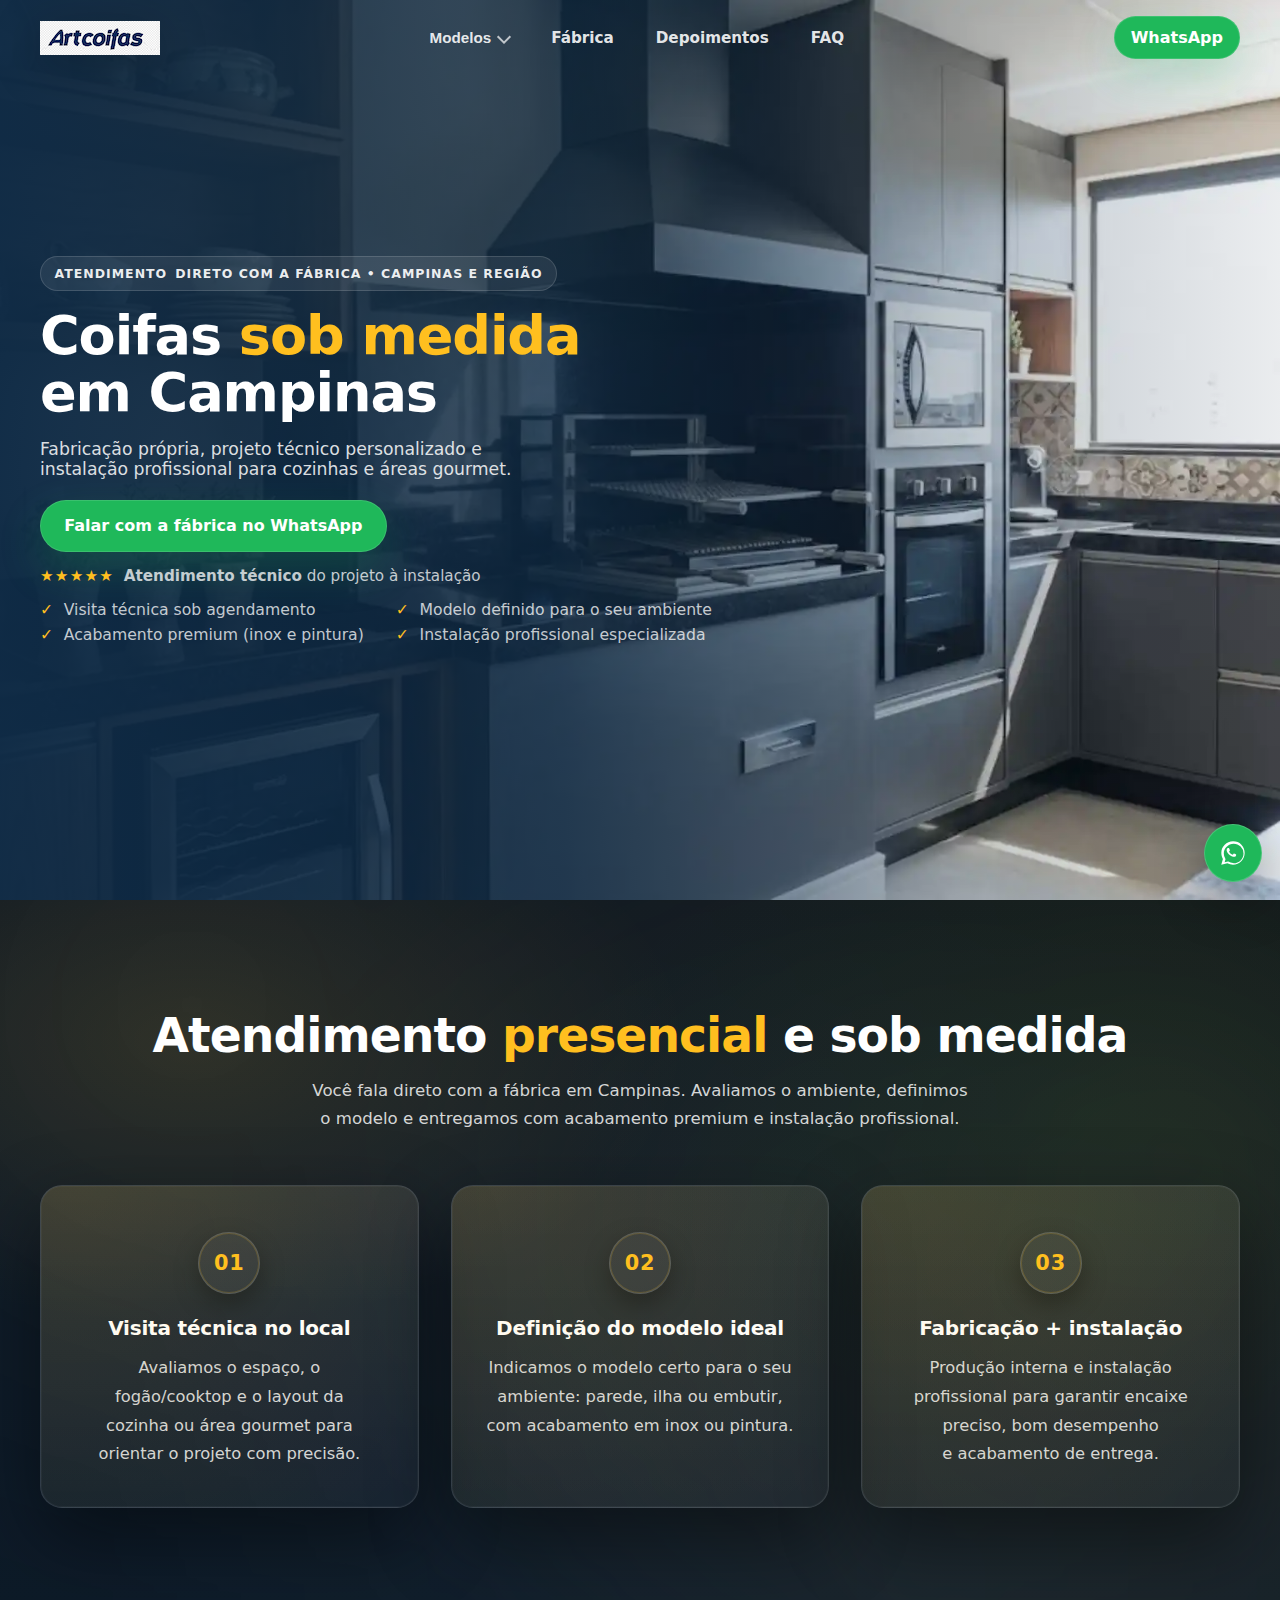
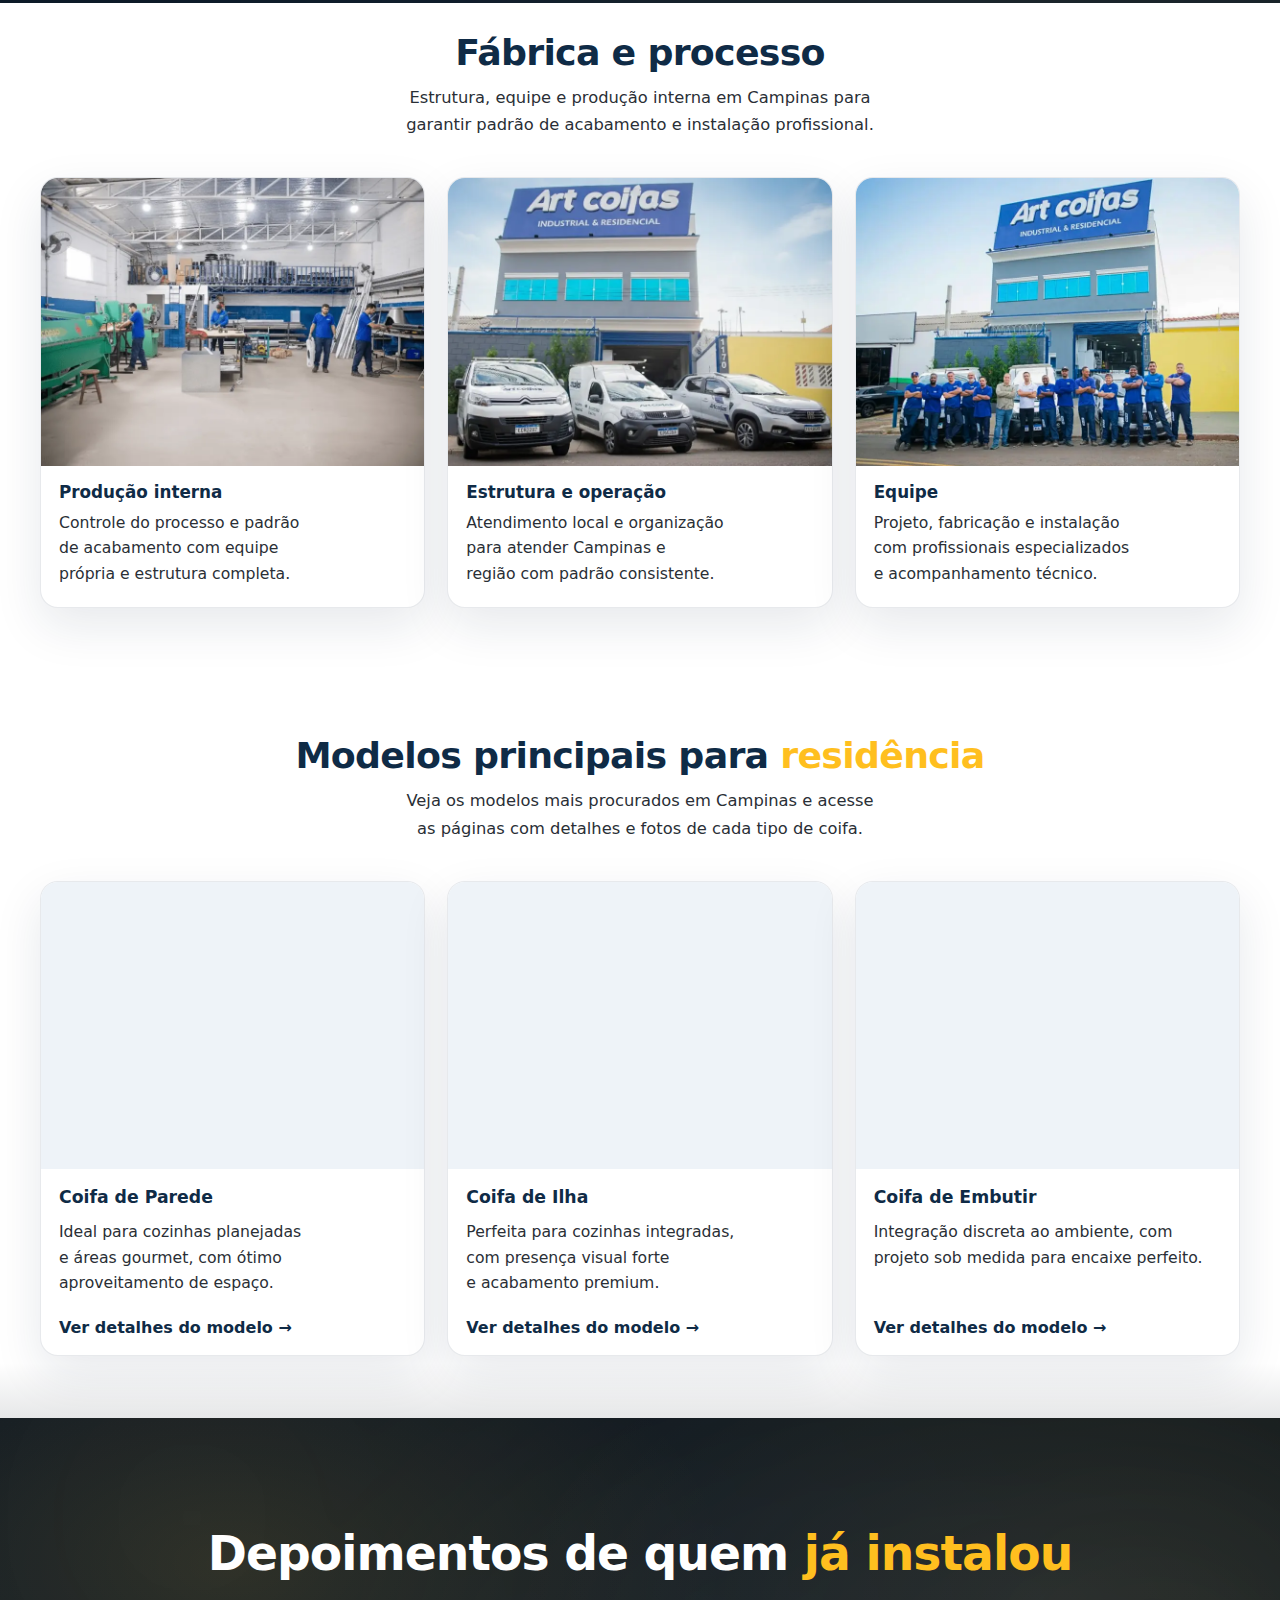
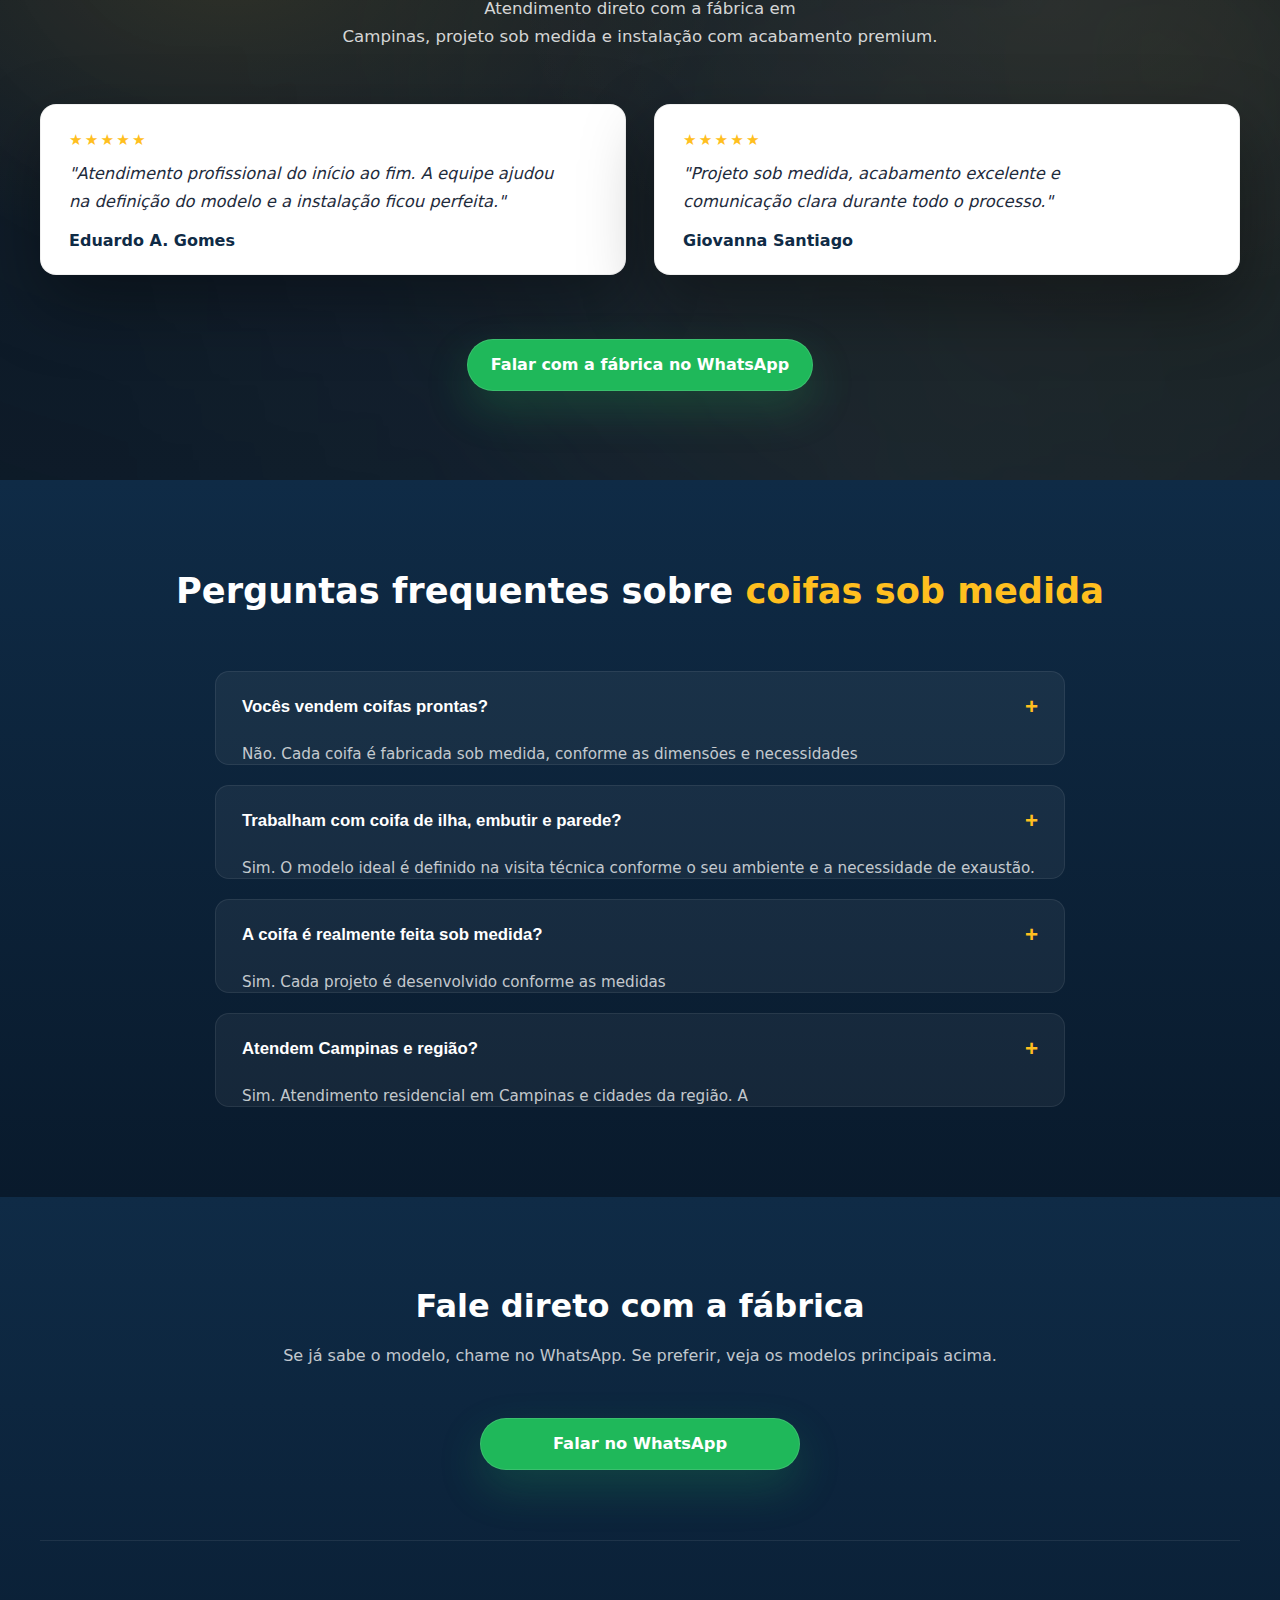
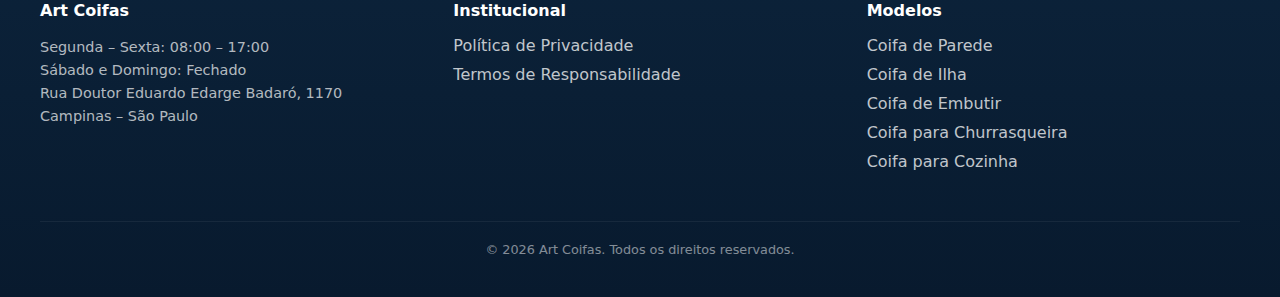
<file: index.html>
<!DOCTYPE html>
<html lang="pt-BR">
<head>
    <meta charset="UTF-8" />
    <meta name="viewport" content="width=device-width, initial-scale=1.0" />
    <title>Coifas Sob Medida em Campinas | Art Coifas</title>
    <meta name="description" content="Coifas sob medida em Campinas com fabricação própria e installation profissional. Veja modelos e fale direto com a fábrica pelo WhatsApp." />
    
    <link rel="icon" href="/favicon/favicon.ico" sizes="any">
    <link rel="icon" type="image/png" sizes="32x32" href="/favicon/favicon-32x32.png">
    <link rel="icon" type="image/png" sizes="16x16" href="/favicon/favicon-16x16.png">
    <link rel="apple-touch-icon" href="/favicon/apple-touch-icon.png">
    
    <link rel="preload" as="image" href="/images/hero-mobile-640-homefix.webp" imagesrcset="/images/hero-mobile-640-homefix.webp 640w, /images/hero-mobile-800-homefix.webp 800w" imagesizes="(max-width: 768px) 100vw, 800px" fetchpriority="high" media="(max-width: 991px)" />
    <link rel="preload" as="image" href="/images/hero-desktop-fabrica.webp" media="(min-width: 992px)" />
    
    <script type="application/ld+json">
    {
        "@context": "https://schema.org",
        "@type": "LocalBusiness",
        "@id": "https://artcoifascampinas.com.br/#localbusiness",
        "name": "Art Coifas",
        "url": "https://artcoifascampinas.com.br/",
        "telephone": "+55 19 3213-1636",
        "image": "https://artcoifascampinas.com.br/images/hero-desktop-fabrica.webp",
        "address": {
            "@type": "PostalAddress",
            "streetAddress": "Rua Doutor Eduardo Edarge Badaró, 1170",
            "addressLocality": "Campinas",
            "addressRegion": "SP",
            "addressCountry": "BR"
        },
        "areaServed": "Campinas e região",
        "sameAs": []
    }
    </script>
    
    <style>
        :root {
            -webkit-text-size-adjust: 100%;
            --brand: #0f2b46;
            --gold: #ffbf1f;
            --text: #ffffff;
            --muted: rgba(255,255,255,.86);
            --muted2: rgba(255,255,255,.76);
            --wa: #1fb85a;
            --light: #f2f5f9;
            --light2: #eaf0f6;
            --dark: #07111c;
            --dark2: #0a1826;
            --hero-desktop-bg: url("/images/hero-desktop-fabrica.webp");
            --section-y-desktop: 96px;
            --section-y-mobile: 72px;
            --cta-minw-desktop: 320px;
            --cta-maxw-mobile: 420px;
        }

        * {
            margin: 0;
            padding: 0;
            box-sizing: border-box;
        }

        html, body {
            overflow-x: hidden;
            max-width: 100vw;
            margin: 0;
            padding: 0;
            position: relative;
        }

        body {
            font-family: system-ui, -apple-system, Segoe UI, Roboto, Arial, sans-serif;
            background: #0b0f14;
            color: #111;
        }

        img {
            max-width: 100%;
            height: auto;
            display: block;
        }

        h1, h2 {
            overflow-wrap: break-word;
        }

        a {
            color: inherit;
        }

        .wrap {
            width: min(1100px, calc(100% - 2.5rem));
            margin: 0 auto;
        }

        /* HEADER / NAV */
        .topbar {
            position: absolute;
            top: 0;
            left: 0;
            right: 0;
            z-index: 5;
            padding: 14px 0;
        }

        .nav {
            display: flex;
            align-items: center;
            justify-content: space-between;
            gap: 16px;
        }

        .brand {
            display: flex;
            align-items: center;
            gap: 10px;
            text-decoration: none;
            color: #fff;
            font-weight: 900;
            letter-spacing: -0.01em;
        }

        .brand img {
            width: auto;
            height: 34px;
            display: block;
            filter: drop-shadow(0 10px 24px rgba(0,0,0,.22));
        }

        .nav__center {
            display: none;
            align-items: center;
            justify-content: center;
            gap: 22px;
            flex: 1;
        }

        .nav__link {
            color: rgba(255,255,255,.90);
            text-decoration: none;
            font-weight: 800;
            font-size: .95rem;
            padding: 10px 10px;
            border-radius: 10px;
            transition: .18s ease;
            white-space: nowrap;
        }

        .nav__link:hover {
            background: rgba(255,255,255,.08);
            color: #fff;
        }

        .dd {
            position: relative;
            display: inline-flex;
            align-items: center;
            gap: 8px;
        }

        .dd__btn {
            cursor: pointer;
            border: none;
            background: transparent;
            color: rgba(255,255,255,.90);
            font-weight: 900;
            font-size: .95rem;
            padding: 10px 10px;
            border-radius: 10px;
            transition: .18s ease;
            white-space: nowrap;
            display: inline-flex;
            align-items: center;
            gap: 8px;
        }

        .dd__btn:hover {
            background: rgba(255,255,255,.08);
            color: #fff;
        }

        .dd__caret {
            width: 10px;
            height: 10px;
            border-right: 2px solid rgba(255,255,255,.70);
            border-bottom: 2px solid rgba(255,255,255,.70);
            transform: rotate(45deg);
            margin-top: -2px;
            transition: .18s ease;
        }

        .dd__panel {
            position: absolute;
            top: 44px;
            left: 50%;
            transform: translateX(-50%);
            min-width: 280px;
            background: rgba(10,24,38,.96);
            border: 1px solid rgba(255,255,255,.12);
            box-shadow: 0 24px 70px rgba(0,0,0,.45);
            border-radius: 14px;
            overflow: hidden;
            opacity: 0;
            pointer-events: none;
            transition: .18s ease;
            backdrop-filter: blur(10px);
        }

        .dd__panel a {
            display: block;
            padding: 14px 16px;
            text-decoration: none;
            color: rgba(255,255,255,.90);
            font-weight: 800;
            font-size: .95rem;
            border-top: 1px solid rgba(255,255,255,.07);
        }

        .dd__panel a:first-child {
            border-top: none;
        }

        .dd__panel a:hover {
            background: rgba(255,255,255,.06);
            color: #fff;
        }

        .dd:hover .dd__panel, .dd:focus-within .dd__panel {
            opacity: 1;
            pointer-events: auto;
        }

        .dd:hover .dd__caret, .dd:focus-within .dd__caret {
            transform: rotate(225deg);
            margin-top: 2px;
        }

        .nav__right {
            display: flex;
            align-items: center;
            gap: 12px;
        }

        .nav__wa {
            display: none;
            align-items: center;
            justify-content: center;
            gap: 10px;
            padding: 11px 16px;
            border-radius: 999px;
            background: var(--wa);
            color: #fff;
            font-weight: 900;
            text-decoration: none;
            border: 1px solid rgba(255,255,255,.14);
            box-shadow: 0 16px 40px rgba(31,184,90,.22);
            transition: .18s ease;
            white-space: nowrap;
        }

        .nav__wa:hover {
            transform: translateY(-1px);
            box-shadow: 0 20px 54px rgba(31,184,90,.26);
        }

        .burger {
            width: 44px;
            height: 44px;
            border-radius: 12px;
            border: 1px solid rgba(255,255,255,.14);
            background: rgba(255,255,255,.06);
            display: inline-flex;
            align-items: center;
            justify-content: center;
            cursor: pointer;
            transition: .18s ease;
        }

        .burger:hover {
            background: rgba(255,255,255,.10);
        }

        .burger span {
            width: 18px;
            height: 2px;
            background: rgba(255,255,255,.92);
            position: relative;
            display: block;
        }

        .burger span::before, .burger span::after {
            content: "";
            position: absolute;
            left: 0;
            width: 18px;
            height: 2px;
            background: rgba(255,255,255,.92);
        }

        .burger span::before { top: -6px; }
        .burger span::after { top: 6px; }

        .drawer {
            position: fixed;
            inset: 0;
            z-index: 99999;
            display: none;
        }

        .drawer.active {
            display: block;
        }

        .drawer__backdrop {
            position: absolute;
            inset: 0;
            background: rgba(0,0,0,.55);
            backdrop-filter: blur(3px);
        }

        .drawer__panel {
            position: absolute;
            right: 0;
            top: 0;
            height: 100%;
            width: min(360px, 92vw);
            background: rgba(10,24,38,.98);
            border-left: 1px solid rgba(255,255,255,.12);
            box-shadow: -24px 0 70px rgba(0,0,0,.55);
            padding: 18px;
            display: flex;
            flex-direction: column;
            gap: 14px;
        }

        .drawer__top {
            display: flex;
            align-items: center;
            justify-content: space-between;
            gap: 10px;
        }

        .drawer__close {
            width: 44px;
            height: 44px;
            border-radius: 12px;
            border: 1px solid rgba(255,255,255,.14);
            background: rgba(255,255,255,.06);
            display: inline-flex;
            align-items: center;
            justify-content: center;
            cursor: pointer;
        }

        .drawer__close::before {
            content: "✕";
            color: rgba(255,255,255,.92);
            font-weight: 900;
            font-size: 1.05rem;
            line-height: 1;
        }

        .drawer__links a {
            display: block;
            padding: 14px 14px;
            border-radius: 12px;
            text-decoration: none;
            color: rgba(255,255,255,.90);
            font-weight: 900;
            background: rgba(255,255,255,.05);
            border: 1px solid rgba(255,255,255,.08);
            transition: .18s ease;
        }

        .drawer__links a:hover {
            background: rgba(255,255,255,.08);
        }

        .drawer__links .sep {
            margin: 10px 0 8px;
            color: rgba(255,255,255,.55);
            font-weight: 900;
            font-size: .85rem;
            letter-spacing: .08em;
            text-transform: uppercase;
        }

        .drawer__wa {
            margin-top: auto;
            display: flex;
            align-items: center;
            justify-content: center;
            gap: 10px;
            padding: 14px 16px;
            border-radius: 999px;
            background: var(--wa);
            color: #fff;
            font-weight: 900;
            text-decoration: none;
            border: 1px solid rgba(255,255,255,.14);
            box-shadow: 0 16px 40px rgba(31,184,90,.22);
        }

        @media (min-width: 992px) {
            .nav__center { display: flex; }
            .nav__wa { display: inline-flex; }
            .burger { display: none; }
        }

        /* HERO */
        .hero {
            background: var(--brand);
            color: var(--text);
            position: relative;
            overflow: hidden;
        }

        @media (min-width: 992px) {
            .hero { min-height: 100vh; }
            .hero::before {
                content: "";
                position: absolute;
                inset: 0;
                background-image: var(--hero-desktop-bg);
                background-size: cover;
                background-position: center right;
                background-repeat: no-repeat;
                z-index: 0;
            }
            .hero::after {
                content: "";
                position: absolute;
                inset: 0;
                background: linear-gradient(90deg, rgba(15,43,70,.98) 0%, rgba(15,43,70,.78) 44%, rgba(15,43,70,.26) 74%, rgba(15,43,70,.08) 100% ), radial-gradient(900px 600px at 20% 18%, rgba(255,191,31,.18), transparent 55%);
                z-index: 1;
                pointer-events: none;
            }
        }

        .eyebrow {
            display: inline-flex;
            gap: .5rem;
            font-weight: 800;
            letter-spacing: .08em;
            text-transform: uppercase;
            font-size: .78rem;
            padding: .55rem .85rem;
            border-radius: 999px;
            background: rgba(255,255,255,.08);
            border: 1px solid rgba(255,255,255,.14);
            color: rgba(255,255,255,.92);
            white-space: nowrap;
        }

        .title {
            margin-top: 1.1rem;
            font-size: clamp(2.1rem, 1.3rem + 2.6vw, 4rem);
            line-height: 1.05;
            letter-spacing: -0.02em;
        }

        .accent { color: var(--gold); }
        .nowrap { white-space: normal; }
        .lead {
            margin-top: 1.05rem;
            max-width: 60ch;
            font-size: 1.08rem;
            color: var(--muted);
            text-wrap: balance;
        }

        .btn {
            display: inline-flex;
            align-items: center;
            justify-content: center;
            gap: .65rem;
            margin-top: 1.35rem;
            padding: 1.05rem 1.45rem;
            border-radius: 999px;
            font-weight: 900;
            text-decoration: none;
            border: 1px solid rgba(255,255,255,.12);
            transition: .2s ease;
            user-select: none;
            line-height: 1;
            white-space: nowrap;
        }

        .btn--wa {
            background: var(--wa);
            color: #fff;
            box-shadow: 0 18px 44px rgba(31,184,90,.22);
        }

        .btn--wa:hover {
            transform: translateY(-2px);
            box-shadow: 0 22px 60px rgba(31,184,90,.28);
        }

        @media (min-width: 992px) { .btn--wa { min-width: var(--cta-minw-desktop); } }
        @media (max-width: 768px) { .btn--wa { width: 100%; max-width: var(--cta-maxw-mobile); margin-left: auto; margin-right: auto; } }

        .micro {
            margin-top: .95rem;
            display: flex;
            gap: .6rem;
            color: var(--muted2);
            font-size: .95rem;
            align-items: center;
            flex-wrap: wrap;
        }

        .micro span { white-space: nowrap; }
        .stars { color: var(--gold); letter-spacing: .08em; }
        .bullets {
            margin-top: .95rem;
            list-style: none;
            display: grid;
            gap: .35rem;
            color: var(--muted2);
            font-size: .98rem;
            max-width: 64ch;
        }

        .check { color: var(--gold); font-weight: 900; margin-right: .35rem; }

        .hero__inner {
            padding: 2.2rem 0 1.4rem;
            position: relative;
            z-index: 2;
        }

        .hero__media {
            margin-top: 1.25rem;
            border-radius: 18px;
            overflow: hidden;
            border: 1px solid rgba(255,255,255,.12);
            box-shadow: 0 18px 50px rgba(0,0,0,.30);
            background: rgba(255,255,255,.06);
        }

        .hero__media img {
            width: 100%;
            height: auto;
            aspect-ratio: 4/3;
            object-fit: cover;
            display: block;
        }

        .desktop-only { display: none; }

        @media (min-width: 992px) {
            .desktop-only { display: inline; }
            .hero__inner { min-height: 100vh; display: flex; align-items: center; padding: 0; }
            .hero__media { display: none; }
            .bullets { grid-template-columns: max-content max-content; gap: .35rem 2rem; }
            .title { max-width: 19ch; }
            .wrap { width: min(1200px, calc(100% - 5rem)); }
            .topbar { padding: 16px 0; }
        }

        /* FLOW */
        .flow {
            background: radial-gradient(900px 520px at 15% 20%, rgba(255,191,31,.12), transparent 55%), radial-gradient(900px 520px at 85% 30%, rgba(31,184,90,.06), transparent 60%), linear-gradient(180deg, var(--dark) 0%, var(--dark2) 100%);
            padding: 110px 0 95px;
            color: #fff;
            position: relative;
            overflow: hidden;
        }

        .flow::before {
            content: "";
            position: absolute;
            inset: -20%;
            background: radial-gradient(circle at 25% 25%, rgba(255,255,255,.06), transparent 55%), radial-gradient(circle at 80% 40%, rgba(255,191,31,.10), transparent 55%), radial-gradient(circle at 65% 85%, rgba(255,255,255,.05), transparent 58%);
            filter: blur(18px);
            pointer-events: none;
            opacity: .85;
        }

        .flow .wrap { position: relative; z-index: 1; }

        .flow__title {
            text-align: center;
            font-size: clamp(2rem, 1.35rem + 2vw, 3rem);
            line-height: 1.12;
            letter-spacing: -0.02em;
            font-weight: 900;
            margin-bottom: 14px;
            text-wrap: balance;
        }

        .flow__title .accent { color: var(--gold); }

        .flow__sub {
            text-align: center;
            max-width: 76ch;
            margin: 0 auto 52px;
            color: rgba(255,255,255,.82);
            line-height: 1.7;
            font-size: 1.04rem;
            text-wrap: balance;
        }

        .flow__grid { display: grid; gap: 22px; }
        @media (min-width: 992px) { .flow__grid { grid-template-columns: repeat(3, 1fr); gap: 32px; } }

        .flow__card {
            position: relative;
            border-radius: 22px;
            padding: 42px 34px 38px;
            background: linear-gradient(180deg, rgba(255,255,255,.07) 0%, rgba(255,255,255,.03) 100%);
            border: 1px solid rgba(255,255,255,.12);
            box-shadow: 0 30px 80px rgba(0,0,0,.45), inset 0 0 0 1px rgba(255,255,255,.04);
            overflow: hidden;
            min-height: 260px;
            display: flex;
            flex-direction: column;
            align-items: center;
            justify-content: flex-start;
            transition: transform .28s ease, border-color .28s ease, box-shadow .28s ease, background .28s ease;
        }

        .flow__card::after {
            content: "";
            position: absolute;
            inset: -70%;
            background: radial-gradient(circle at 30% 30%, rgba(255,191,31,.20), transparent 55%);
            transform: rotate(8deg);
            opacity: .55;
            pointer-events: none;
        }

        .flow__card:hover {
            transform: translateY(-10px);
            border-color: rgba(255,191,31,.42);
            box-shadow: 0 40px 110px rgba(0,0,0,.55);
            background: linear-gradient(180deg, rgba(255,255,255,.09) 0%, rgba(255,255,255,.04) 100%);
        }

        .flow__num {
            width: 62px; height: 62px; border-radius: 999px;
            display: flex; align-items: center; justify-content: center;
            font-weight: 900; color: var(--gold);
            background: rgba(255,255,255,.05);
            border: 1px solid rgba(255,255,255,.16);
            box-shadow: inset 0 0 0 1px rgba(255,191,31,.18), 0 10px 25px rgba(0,0,0,.35);
            margin: 4px auto 22px;
            font-size: 1.3rem;
            letter-spacing: .04em;
        }

        .flow__card h3 { text-align: center; font-size: 1.25rem; font-weight: 900; margin-bottom: 14px; letter-spacing: -0.01em; color: #fff; text-wrap: balance; }
        .flow__card p { text-align: center; color: rgba(255,255,255,.82); line-height: 1.75; font-size: 1.02rem; max-width: 34ch; text-wrap: balance; }

        /* FACTORY */
        .factory { background: #ffffff; padding: 28px 0 78px; }
        .factory__title { text-align: center; color: var(--brand); font-weight: 900; letter-spacing: -0.02em; font-size: clamp(1.7rem, 1.15rem + 1.4vw, 2.35rem); margin-bottom: 10px; text-wrap: balance; }
        .factory__sub { text-align: center; max-width: 78ch; margin: 0 auto 38px; color: #2a2f36; line-height: 1.7; font-size: 1.02rem; text-wrap: balance; }
        .factory__grid { display: grid; gap: 18px; }
        @media (min-width: 992px) { .factory__grid { grid-template-columns: repeat(3, 1fr); gap: 22px; } }

        .fcard {
            border-radius: 18px; overflow: hidden; background: #fff; border: 1px solid rgba(15,43,70,0.10); box-shadow: 0 18px 48px rgba(15,43,70,0.10); transition: transform .22s ease, box-shadow .22s ease, border-color .22s ease;
            height: 100%; display: flex; flex-direction: column; box-sizing: border-box;
        }

        .fcard:hover { transform: translateY(-6px); border-color: rgba(255,191,31,.55); box-shadow: 0 26px 70px rgba(15,43,70,0.14); }
        .fcard__media { width: 100%; aspect-ratio: 4 / 3; background: #eef3f8; box-sizing: border-box; }
        .fcard__media img { width: 100%; height: 100%; object-fit: cover; }
        .fcard__body { padding: 16px 18px 20px; }
        .fcard__h { color: var(--brand); font-weight: 900; font-size: 1.05rem; margin-bottom: 8px; text-wrap: balance; }
        .fcard__p { color: #2a2f36; line-height: 1.65; font-size: .98rem; text-wrap: balance; }

        /* MODELS */
        .models { background: #ffffff; padding: 48px 0 62px; position: relative; overflow: hidden; }
        .models::after { content: ""; position: absolute; left: 0; right: 0; bottom: -1px; height: 56px; background: linear-gradient(to bottom, rgba(255,255,255,0) 0%, rgba(7,17,28,.10) 100%); pointer-events: none; }
        .models__title { text-align: center; color: var(--brand); font-weight: 900; letter-spacing: -0.02em; font-size: clamp(1.7rem, 1.15rem + 1.4vw, 2.35rem); margin-bottom: 10px; text-wrap: balance; }
        .models__sub { text-align: center; max-width: 76ch; margin: 0 auto 38px; color: #2a2f36; line-height: 1.7; font-size: 1.02rem; text-wrap: balance; }
        .models__grid { display: grid; gap: 18px; }
        @media (min-width: 992px) { .models__grid { grid-template-columns: repeat(3, 1fr); gap: 22px; } }

        .mcard { border-radius: 18px; overflow: hidden; background: #fff; border: 1px solid rgba(15,43,70,0.10); box-shadow: 0 18px 48px rgba(15,43,70,0.10); transition: transform .22s ease, box-shadow .22s ease, border-color .22s ease; display: flex; flex-direction: column; height: 100%; }
        .mcard:hover { transform: translateY(-6px); border-color: rgba(255,191,31,.55); box-shadow: 0 26px 70px rgba(15,43,70,0.14); }
        .mcard__media { width: 100%; aspect-ratio: 4 / 3; background: #eef3f8; }
        .mcard__media img { width: 100%; height: 100%; object-fit: cover; display: block; }
        .mcard__body { padding: 18px 18px 18px; display: flex; flex-direction: column; gap: 10px; flex: 1; }
        .mcard__h { color: var(--brand); font-weight: 900; font-size: 1.08rem; line-height: 1.25; text-wrap: balance; }
        .mcard__p { color: #2a2f36; line-height: 1.65; font-size: .98rem; text-wrap: balance; }
        .mcard__cta { margin-top: auto; display: inline-flex; align-items: center; gap: 10px; text-decoration: none; font-weight: 900; color: var(--brand); padding: 12px 0 0; }
        .mcard__cta:hover { text-decoration: underline; }

        /* TESTIMONIALS */
        .testimonials { background: radial-gradient(900px 520px at 18% 22%, rgba(255,191,31,.12), transparent 55%), radial-gradient(900px 520px at 82% 28%, rgba(255,255,255,.06), transparent 60%), linear-gradient(180deg, #07111c 0%, #0a1826 100%); padding: 110px 0 77px; color: #fff; position: relative; overflow: hidden; }
        .testimonials::before { content: ""; position: absolute; inset: -20%; background: radial-gradient(circle at 25% 25%, rgba(255,255,255,.06), transparent 55%), radial-gradient(circle at 80% 40%, rgba(255,191,31,.10), transparent 55%), radial-gradient(circle at 65% 85%, rgba(255,255,255,.05), transparent 58%); filter: blur(18px); pointer-events: none; opacity: .85; }
        .testimonials .wrap { position: relative; z-index: 1; }
        .testimonials__title { text-align: center; font-size: clamp(2rem, 1.35rem + 2vw, 3rem); line-height: 1.12; letter-spacing: -0.02em; font-weight: 900; margin-bottom: 14px; text-wrap: balance; }
        .testimonials__title .accent { color: var(--gold); }
        .testimonials__title .tline2 { display: inline; }
        .testimonials__sub { text-align: center; max-width: 78ch; margin: 0 auto 52px; color: rgba(255,255,255,.82); line-height: 1.7; font-size: 1.04rem; text-wrap: balance; }
        .testimonials__sub .subline { display: inline; }
        .testimonials__grid { display: grid; gap: 22px; align-items: stretch; }
        @media (min-width: 992px) {
            .testimonials__grid { grid-template-columns: repeat(2, 1fr); gap: 28px; }
            .testimonials__sub .subline:nth-child(2)::before { content: "\A"; white-space: pre; }
        }
        .tcard { background: #fff; border-radius: 16px; padding: 28px 28px 24px; box-shadow: 0 28px 70px rgba(0,0,0,.35); border: 1px solid rgba(0,0,0,.06); transition: transform .25s ease, box-shadow .25s ease; height: 100%; display: flex; flex-direction: column; justify-content: space-between; min-height: 168px; }
        .tcard:hover { transform: translateY(-6px); box-shadow: 0 36px 95px rgba(0,0,0,.42); }
        .tstars { color: var(--gold); letter-spacing: .14em; font-size: .95rem; margin-bottom: 12px; line-height: 1; }
        .tquote { color: #1a2533; font-size: 1.02rem; line-height: 1.7; margin-bottom: 16px; text-wrap: balance; }
        .tquote em { font-style: italic; color: #1f2c3d; }
        .tauthor { font-weight: 900; color: #0f2b46; font-size: 1rem; }
        .testimonials__cta { margin-top: 46px; padding-top: 18px; padding-bottom: 12px; display: flex; justify-content: center; }
        .testimonials__cta a { display: inline-flex; align-items: center; justify-content: center; gap: .65rem; padding: 1.05rem 1.45rem; border-radius: 999px; font-weight: 900; text-decoration: none; background: var(--wa); color: #fff; border: 1px solid rgba(255,255,255,.12); box-shadow: 0 18px 44px rgba(31,184,90,.22); transition: .2s ease; user-select: none; line-height: 1; white-space: nowrap; }
        .testimonials__cta a:hover { transform: translateY(-2px); box-shadow: 0 22px 60px rgba(31,184,90,.28); }
        @media (min-width: 992px) { .testimonials__cta a { min-width: var(--cta-minw-desktop); } }
        @media (max-width: 768px) {
            .testimonials { padding: 92px 0 66px; }
            .testimonials__title .tline2 { display: block; margin-top: .15em; }
            .testimonials__sub { max-width: 34ch; margin: 0 auto 42px; }
            .testimonials__sub .subline { display: block; }
            .testimonials__cta { margin-top: 26px; padding-top: 10px; padding-bottom: 2px; }
            .testimonials__cta a { width: 100%; max-width: var(--cta-maxw-mobile); margin-left: auto; margin-right: auto; }
        }

        /* FAQ */
        .faq-dark { padding: 90px 0; background: linear-gradient(180deg, #0f2b46 0%, #091a2c 100%); color: #fff; }
        .faq-dark__title { text-align: center; font-size: 2.2rem; font-weight: 900; margin-bottom: 60px; text-wrap: balance; }
        .faq-dark__title span { color: var(--gold); }
        .faq-dark__list { max-width: 850px; margin: 0 auto; display: flex; flex-direction: column; gap: 20px; }
        .faq-dark__item { background: rgba(255,255,255,.05); border-radius: 14px; border: 1px solid rgba(255,255,255,.08); overflow: hidden; transition: .3s ease; }
        .faq-dark__question { width: 100%; background: none; border: none; padding: 22px 26px; font-size: 1.05rem; font-weight: 800; color: #fff; text-align: left; cursor: pointer; display: flex; justify-content: space-between; align-items: center; gap: 14px; text-wrap: balance; }
        .faq-dark__question span { font-size: 1.4rem; color: var(--gold); transition: .3s ease; flex: 0 0 auto; }
        .faq-dark__answer { padding: 0 26px 22px; font-size: 0.95rem; color: rgba(255,255,255,.75); line-height: 1.7; max-height: 0; overflow: hidden; transition: max-height .4s ease; text-wrap: balance; }
        .faq-dark__item.active { border-color: rgba(255,191,31,.48); background: rgba(255,255,255,.08); }
        .faq-dark__item.active .faq-dark__answer { max-height: 360px; }
        .faq-dark__item.active .faq-dark__question span { transform: rotate(45deg); }
        @media (max-width: 768px) { .faq-dark { padding: 78px 0; } .faq-dark__title { margin-bottom: 42px; } }

        /* CTA FOOTER */
        .cta-footer { padding: 90px 0 40px; background: linear-gradient(180deg, #0f2b46 0%, #081a2e 100%); color: #fff; }
        .cta-footer__cta { text-align: center; max-width: 760px; margin: 0 auto 70px; }
        .cta-footer__cta h2 { font-size: 2rem; font-weight: 900; margin-bottom: 18px; text-wrap: balance; }
        .cta-footer__cta p { color: rgba(255,255,255,.75); margin-bottom: 28px; line-height: 1.6; text-wrap: balance; }
        @media (min-width: 992px) { .cta-footer__cta p { max-width: 78ch; margin-left: auto; margin-right: auto; } }
        .btn--big { padding: 1.05rem 1.45rem; font-size: 1.02rem; font-weight: 900; }
        .cta-footer__divider { height: 1px; background: rgba(255,255,255,.08); margin-bottom: 60px; }
        .cta-footer__info { display: grid; grid-template-columns: repeat(auto-fit,minmax(220px,1fr)); gap: 40px; margin-bottom: 40px; }
        .cta-footer__col h3 { font-size: 1rem; margin-bottom: 16px; font-weight: 900; }
        .cta-footer__col p { font-size: .9rem; line-height: 1.6; color: rgba(255,255,255,.7); text-wrap: balance; }
        .cta-footer__col ul { list-style: none; padding: 0; margin: 0; }
        .cta-footer__col li { margin-bottom: 10px; }
        .cta-footer__col a { color: rgba(255,255,255,.75); text-decoration: none; transition: .3s ease; }
        .cta-footer__col a:hover { color: var(--gold); }
        .cta-footer__copy { text-align: center; font-size: .8rem; color: rgba(255,255,255,.5); border-top: 1px solid rgba(255,255,255,.06); padding-top: 20px; }
        @media (max-width: 768px) { .cta-footer { padding: 78px 0 34px; } .cta-footer__cta { margin: 0 auto 54px; } .cta-footer__divider { margin-bottom: 44px; } }

        /* WHATSAPP FLOAT */
        .wa-float { position: fixed; right: 18px; bottom: 18px; z-index: 9999; display: flex; align-items: center; justify-content: center; width: 58px; height: 58px; border-radius: 999px; background: var(--wa); box-shadow: 0 18px 50px rgba(0,0,0,.35); border: 1px solid rgba(255,255,255,.18); text-decoration: none; transition: transform .2s ease, box-shadow .2s ease; user-select: none; }
        .wa-float:hover { transform: translateY(-2px); box-shadow: 0 22px 60px rgba(0,0,0,.42); }
        .wa-float svg { width: 28px; height: 28px; display: block; fill: #fff; }
        .wa-float__hint { position: absolute; right: 72px; bottom: 50%; transform: translateY(50%); background: rgba(10, 24, 38, .92); color: #fff; border: 1px solid rgba(255,255,255,.14); padding: 10px 12px; border-radius: 12px; font-weight: 900; font-size: .9rem; white-space: nowrap; box-shadow: 0 18px 50px rgba(0,0,0,.32); opacity: 0; pointer-events: none; transition: opacity .18s ease, transform .18s ease; }
        .wa-float:hover .wa-float__hint { opacity: 1; transform: translateY(50%) translateX(-4px); }
        @media (max-width: 768px) { .wa-float__hint { display: none; } }

        /* MOBILE ALIGNMENT */
        @media (max-width: 768px) {
            .hero__inner { padding: 5.35rem 0 1.05rem; }
            .hero__media { margin-top: 1.0rem; }
            .flow { padding: 94px 0 90px; }
            .eyebrow { display: inline-flex; margin-left: auto; margin-right: auto; }
            .title { text-align: center; }
            .lead { text-align: center; }
            .btn { margin-left: auto; margin-right: auto; }
            .micro { justify-content: center; }
            .bullets { margin-left: auto; margin-right: auto; justify-items: center; }
            .models__title, .factory__title, .flow__title, .testimonials__title, .faq-dark__title, .cta-footer__cta h2 { text-align: center; }
            .models__sub, .factory__sub, .flow__sub, .testimonials__sub, .cta-footer__cta p { margin-left: auto; margin-right: auto; text-align: center; }
        }

        /* PREMIUM PATCH */
        @media (max-width: 768px) {
            .flow__sub, .models__sub, .factory__sub, .testimonials__sub, .cta-footer__cta p { text-align: left !important; margin-left: 0 !important; margin-right: 0 !important; max-width: 62ch; }
            .bullets { justify-items: start !important; margin-left: 0 !important; margin-right: 0 !important; text-align: left !important; }
            .btn, .testimonials__cta a, .cta-footer__cta .btn { margin-left: auto !important; margin-right: auto !important; width: min(520px, 100%); }
        }
    </style>

    <script>
    (function(){
        var AW_ID = "AW-641363659";
        function loadGtag(){
            if (window.__acGtagLoaded) return;
            window.__acGtagLoaded = true;
            window.dataLayer = window.dataLayer || [];
            function gtag(){ dataLayer.push(arguments); }
            window.gtag = gtag;
            gtag('js', new Date());
            gtag('config', AW_ID);
            var s = document.createElement("script");
            s.async = true;
            s.src = "https://www.googletagmanager.com/gtag/js?id=" + encodeURIComponent(AW_ID);
            document.head.appendChild(s);
        }
        function schedule(){
            if ("requestIdleCallback" in window){
                requestIdleCallback(function(){ setTimeout(loadGtag, 250); }, { timeout: 2000 });
            } else {
                setTimeout(loadGtag, 1200);
            }
        }
        if (document.readyState === "complete"){ schedule(); } else { window.addEventListener("load", schedule, { once: true }); }
    })();
    </script>
</head>
<body>
    <header class="hero" id="top">
        <div class="topbar" aria-label="Topo e navegação">
            <div class="wrap">
                <div class="nav">
                    <a class="brand" href="#top" aria-label="Art Coifas - Início">
                        <img src="/images/logo-artcoifas.png" alt="Art Coifas" width="120" height="34" decoding="async" />
                    </a>
                    <nav class="nav__center" aria-label="Menu principal">
                        <div class="dd">
                            <button class="dd__btn" type="button" aria-haspopup="true" aria-expanded="false">
                                Modelos <span class="dd__caret" aria-hidden="true"></span>
                            </button>
                            <div class="dd__panel" role="menu" aria-label="Modelos de coifa">
                                <a role="menuitem" href="https://artcoifascampinas.com.br/coifa-de-parede-campinas.html">Coifa de Parede</a>
                                <a role="menuitem" href="https://artcoifascampinas.com.br/coifa-de-ilha-campinas.html">Coifa de Ilha</a>
                                <a role="menuitem" href="https://artcoifascampinas.com.br/coifa-de-embutir-campinas.html">Coifa de Embutir</a>
                                <a role="menuitem" href="https://artcoifascampinas.com.br/coifa-para-churrasqueira-campinas.html">Coifa para Churrasqueira</a>
                                <a role="menuitem" href="https://artcoifascampinas.com.br/coifa-para-cozinha-campinas.html">Coifa para Cozinha</a>
                            </div>
                        </div>
                        <a class="nav__link" href="#fabrica">Fábrica</a>
                        <a class="nav__link" href="#depoimentos">Depoimentos</a>
                        <a class="nav__link" href="#faq">FAQ</a>
                    </nav>
                    <div class="nav__right">
                        <a class="nav__wa js-wa" href="#" target="_blank" rel="noopener" data-source="menu" data-code="ART COIFAS CAMPINAS">WhatsApp</a>
                        <button class="burger" type="button" aria-label="Abrir menu" id="jsBurger">
                            <span aria-hidden="true"></span>
                        </button>
                    </div>
                </div>
            </div>
        </div>

        <aside class="drawer" id="jsDrawer" aria-label="Menu mobile">
            <div class="drawer__backdrop" id="jsDrawerBackdrop" aria-hidden="true"></div>
            <div class="drawer__panel" role="dialog" aria-modal="true" aria-label="Navegação">
                <div class="drawer__top">
                    <a class="brand" href="#top" aria-label="Art Coifas - Início">
                        <img src="/images/logo-artcoifas.png" alt="Art Coifas" width="120" height="34" decoding="async" />
                    </a>
                    <button class="drawer__close" type="button" aria-label="Fechar menu" id="jsDrawerClose"></button>
                </div>
                <div class="drawer__links">
                    <div class="sep">Modelos</div>
                    <a href="https://artcoifascampinas.com.br/coifa-de-parede-campinas.html">Coifa de Parede</a>
                    <a href="https://artcoifascampinas.com.br/coifa-de-ilha-campinas.html">Coifa de Ilha</a>
                    <a href="https://artcoifascampinas.com.br/coifa-de-embutir-campinas.html">Coifa de Embutir</a>
                    <a href="https://artcoifascampinas.com.br/coifa-para-churrasqueira-campinas.html">Coifa para Churrasqueira</a>
                    <a href="https://artcoifascampinas.com.br/coifa-para-cozinha-campinas.html">Coifa para Cozinha</a>
                    <div class="sep">Seções</div>
                    <a href="#fabrica">Fábrica</a>
                    <a href="#depoimentos">Depoimentos</a>
                    <a href="#faq">FAQ</a>
                </div>
                <a class="drawer__wa js-wa" href="#" target="_blank" rel="noopener" data-source="menu_mobile" data-code="ART COIFAS CAMPINAS">Falar no WhatsApp</a>
            </div>
        </aside>

        <div class="hero__inner">
            <div class="wrap">
                <div class="eyebrow">
                    <span class="desktop-only">ATENDIMENTO </span>DIRETO COM A FÁBRICA • CAMPINAS E REGIÃO
                </div>
                <h1 class="title">Coifas <span class="accent">sob medida</span><br> <span class="nowrap">em Campinas</span></h1>
                <p class="lead">Fabricação própria, projeto técnico personalizado e instalação profissional para cozinhas e áreas gourmet.</p>
                <a class="btn btn--wa js-wa" href="#" target="_blank" rel="noopener" data-source="cta" data-code="ART COIFAS CAMPINAS">Falar com a fábrica no WhatsApp</a>
                <div class="micro">
                    <span class="stars">★★★★★</span>
                    <span><strong>Atendimento técnico</strong> do projeto à instalação</span>
                </div>
                <ul class="bullets" aria-label="Diferenciais">
                    <li><span class="check">✓</span> Visita técnica sob agendamento</li>
                    <li><span class="check">✓</span> Modelo definido para o seu ambiente</li>
                    <li><span class="check">✓</span> Acabamento premium (inox e pintura)</li>
                    <li><span class="check">✓</span> Instalação profissional especializada</li>
                </ul>
                <div class="hero__media">
                    <img src="/images/hero-mobile-640-homefix.webp" srcset="/images/hero-mobile-640-homefix.webp 640w, /images/hero-mobile-800-homefix.webp 800w" sizes="(max-width: 768px) 100vw, 800px" alt="Coifa de embutir preta de grandes dimensões instalada em área gourmet com bancada preta." width="800" height="600" loading="eager" fetchpriority="high" decoding="async" />
                </div>
            </div>
        </div>
    </header>

    <section class="flow" aria-label="Como funciona o atendimento">
        <div class="wrap">
            <h2 class="flow__title">Atendimento <span class="accent">presencial</span> e sob medida</h2>
            <p class="flow__sub">Você fala direto com a fábrica em Campinas. Avaliamos o ambiente, definimos o modelo e entregamos com acabamento premium e instalação profissional.</p>
            <div class="flow__grid">
                <div class="flow__card">
                    <div class="flow__num">01</div>
                    <h3>Visita técnica no local</h3>
                    <p>Avaliamos o espaço, o fogão/cooktop e o layout da cozinha ou área gourmet para orientar o projeto com precisão.</p>
                </div>
                <div class="flow__card">
                    <div class="flow__num">02</div>
                    <h3>Definição do modelo ideal</h3>
                    <p>Indicamos o modelo certo para o seu ambiente: parede, ilha ou embutir, com acabamento em inox ou pintura.</p>
                </div>
                <div class="flow__card">
                    <div class="flow__num">03</div>
                    <h3>Fabricação + instalação</h3>
                    <p>Produção interna e instalação profissional para garantir encaixe preciso, bom desempenho e acabamento de entrega.</p>
                </div>
            </div>
        </div>
    </section>

    <section class="factory" id="fabrica" aria-label="Fábrica e processo">
        <div class="wrap">
            <h2 class="factory__title">Fábrica e processo</h2>
            <p class="factory__sub">Estrutura, equipe e produção interna em Campinas para garantir padrão de acabamento e instalação profissional.</p>
            <div class="factory__grid">
                <article class="fcard">
                    <div class="fcard__media">
                        <img src="/images/fabrica-1.webp" alt="Operários trabalhando na linha de produção interna da fábrica de coifas industriais e residenciais." loading="lazy" decoding="async" />
                    </div>
                    <div class="fcard__body">
                        <h3 class="fcard__h">Produção interna</h3>
                        <p class="fcard__p">Controle do processo e padrão de acabamento com equipe própria e estrutura completa.</p>
                    </div>
                </article>
                <article class="fcard">
                    <div class="fcard__media">
                        <img src="/images/fabrica-2.webp" alt="Fachada da fábrica Art Coifas com veículos utilitários estacionados e identificação visual da empresa." loading="lazy" decoding="async" />
                    </div>
                    <div class="fcard__body">
                        <h3 class="fcard__h">Estrutura e operação</h3>
                        <p class="fcard__p">Atendimento local e organização para atender Campinas e região com padrão consistente.</p>
                    </div>
                </article>
                <article class="fcard">
                    <div class="fcard__media">
                        <img src="/images/fabrica-3.webp" alt="Equipe de colaboradores da Art Coifas reunida em frente à sede da fábrica e veículos." loading="lazy" decoding="async" />
                    </div>
                    <div class="fcard__body">
                        <h3 class="fcard__h">Equipe</h3>
                        <p class="fcard__p">Projeto, fabricação e instalação com profissionais especializados e acompanhamento técnico.</p>
                    </div>
                </article>
            </div>
        </div>
    </section>

    <section class="models" id="modelos" aria-label="Modelos principais">
        <div class="wrap">
            <h2 class="models__title">Modelos principais para <span class="accent">residência</span></h2>
            <p class="models__sub">Veja os modelos mais procurados em Campinas e acesse as páginas com detalhes e fotos de cada tipo de coifa.</p>
            <div class="models__grid">
                <article class="mcard">
                    <div class="mcard__media">
                        <img src="/images/produto-home-2.webp" alt="Coifa de parede em inox instalada em cozinha planejada com armários amadeirados e utensílios." width="800" height="600" loading="lazy" decoding="async" />
                    </div>
                    <div class="mcard__body">
                        <h3 class="mcard__h">Coifa de Parede</h3>
                        <p class="mcard__p">Ideal para cozinhas planejadas e áreas gourmet, com ótimo aproveitamento de espaço.</p>
                        <a class="mcard__cta" href="https://artcoifascampinas.com.br/coifa-de-parede-campinas.html">Ver detalhes do modelo →</a>
                    </div>
                </article>
                <article class="mcard">
                    <div class="mcard__media">
                        <img src="/images/produto-home-1.webp" alt="Coifa de ilha em inox instalada sobre bancada central em cozinha conceito aberto integrada." width="800" height="600" loading="lazy" decoding="async" />
                    </div>
                    <div class="mcard__body">
                        <h3 class="mcard__h">Coifa de Ilha</h3>
                        <p class="mcard__p">Perfeita para cozinhas integradas, com presença visual forte e acabamento premium.</p>
                        <a class="mcard__cta" href="https://artcoifascampinas.com.br/coifa-de-ilha-campinas.html">Ver detalhes do modelo →</a>
                    </div>
                </article>
                <article class="mcard">
                    <div class="mcard__media">
                        <img src="/images/produto-home-3.webp" alt="Coifa de parede em inox instalada sobre churrasqueira em área gourmet com ripas amadeiradas." width="800" height="600" loading="lazy" decoding="async" />
                    </div>
                    <div class="mcard__body">
                        <h3 class="mcard__h">Coifa de Embutir</h3>
                        <p class="mcard__p">Integração discreta ao ambiente, com projeto sob medida para encaixe perfeito.</p>
                        <a class="mcard__cta" href="https://artcoifascampinas.com.br/coifa-de-embutir-campinas.html">Ver detalhes do modelo →</a>
                    </div>
                </article>
            </div>
        </div>
    </section>

    <section class="testimonials" id="depoimentos" aria-label="Depoimentos de clientes">
        <div class="wrap">
            <h2 class="testimonials__title">Depoimentos de quem <span class="tline2 accent">já instalou</span></h2>
            <p class="testimonials__sub">
                <span class="subline">Atendimento direto com a fábrica em</span>
                <span class="subline">Campinas, projeto sob medida e instalação com</span>
                <span class="subline">acabamento premium.</span>
            </p>
            <div class="testimonials__grid">
                <article class="tcard">
                    <div>
                        <div class="tstars" aria-label="5 estrelas">★★★★★</div>
                        <p class="tquote"><em>"Atendimento profissional do início ao fim. A equipe ajudou na definição do modelo e a instalação ficou perfeita."</em></p>
                    </div>
                    <div class="tauthor">Eduardo A. Gomes</div>
                </article>
                <article class="tcard">
                    <div>
                        <div class="tstars" aria-label="5 estrelas">★★★★★</div>
                        <p class="tquote"><em>"Projeto sob medida, acabamento excelente e comunicação clara durante todo o processo."</em></p>
                    </div>
                    <div class="tauthor">Giovanna Santiago</div>
                </article>
            </div>
            <div class="testimonials__cta">
                <a class="js-wa" href="#" target="_blank" rel="noopener" data-source="cta" data-code="ART COIFAS CAMPINAS">Falar com a fábrica no WhatsApp</a>
            </div>
        </div>
    </section>

    <section class="faq-dark" id="faq">
        <div class="wrap">
            <h2 class="faq-dark__title">Perguntas frequentes sobre <span>coifas sob medida</span></h2>
            <div class="faq-dark__list">
                <div class="faq-dark__item">
                    <button type="button" class="faq-dark__question">Vocês vendem coifas prontas? <span>+</span></button>
                    <div class="faq-dark__answer">Não. Cada coifa é fabricada sob medida, conforme as dimensões e necessidades do seu ambiente. Não trabalhamos com modelos prontos ou de catálogo.</div>
                </div>
                <div class="faq-dark__item">
                    <button type="button" class="faq-dark__question">Trabalham com coifa de ilha, embutir e parede? <span>+</span></button>
                    <div class="faq-dark__answer">Sim. O modelo ideal é definido na visita técnica conforme o seu ambiente e a necessidade de exaustão.</div>
                </div>
                <div class="faq-dark__item">
                    <button type="button" class="faq-dark__question">A coifa é realmente feita sob medida? <span>+</span></button>
                    <div class="faq-dark__answer">Sim. Cada projeto é desenvolvido conforme as medidas do ambiente, tipo de instalação e acabamento desejado.</div>
                </div>
                <div class="faq-dark__item">
                    <button type="button" class="faq-dark__question">Atendem Campinas e região? <span>+</span></button>
                    <div class="faq-dark__answer">Sim. Atendimento residencial em Campinas e cidades da região. A confirmação de agenda e deslocamento é feita diretamente pelo WhatsApp.</div>
                </div>
            </div>
        </div>
    </section>

    <section class="cta-footer" aria-label="Chamada final">
        <div class="wrap">
            <div class="cta-footer__cta">
                <h2>Fale direto com a fábrica</h2>
                <p>Se já sabe o modelo, chame no WhatsApp. Se preferir, veja os modelos principais acima.</p>
                <a class="btn btn--wa btn--big js-wa" href="#" target="_blank" rel="noopener" data-source="cta" data-code="ART COIFAS CAMPINAS">Falar no WhatsApp</a>
            </div>
            <div class="cta-footer__divider"></div>
            <div class="cta-footer__info">
                <div class="cta-footer__col">
                    <h3>Art Coifas</h3>
                    <p>Segunda – Sexta: 08:00 – 17:00<br> Sábado e Domingo: Fechado</p>
                    <p>Rua Doutor Eduardo Edarge Badaró, 1170<br> Campinas – São Paulo</p>
                </div>
                <div class="cta-footer__col">
                    <h3>Institucional</h3>
                    <ul>
                        <li><a href="https://artcoifascampinas.com.br/politica-de-privacidade.html">Política de Privacidade</a></li>
                        <li><a href="https://artcoifascampinas.com.br/termos-de-responsabilidade.html">Termos de Responsabilidade</a></li>
                    </ul>
                </div>
                <div class="cta-footer__col">
                    <h3>Modelos</h3>
                    <ul>
                        <li><a href="https://artcoifascampinas.com.br/coifa-de-parede-campinas.html">Coifa de Parede</a></li>
                        <li><a href="https://artcoifascampinas.com.br/coifa-de-ilha-campinas.html">Coifa de Ilha</a></li>
                        <li><a href="https://artcoifascampinas.com.br/coifa-de-embutir-campinas.html">Coifa de Embutir</a></li>
                        <li><a href="https://artcoifascampinas.com.br/coifa-para-churrasqueira-campinas.html">Coifa para Churrasqueira</a></li>
                        <li><a href="https://artcoifascampinas.com.br/coifa-para-cozinha-campinas.html">Coifa para Cozinha</a></li>
                    </ul>
                </div>
            </div>
            <div class="cta-footer__copy">© 2026 Art Coifas. Todos os direitos reservados.</div>
        </div>
    </section>

    <a class="wa-float js-wa" href="#" target="_blank" rel="noopener" aria-label="Falar no WhatsApp" data-source="float" data-code="ART COIFAS CAMPINAS">
        <span class="wa-float__hint">WhatsApp</span>
        <svg viewBox="0 0 32 32" aria-hidden="true" focusable="false">
            <path d="M19.11 17.47c-.27-.14-1.57-.77-1.82-.86-.25-.09-.43-.14-.61.14-.18.27-.7.86-.86 1.04-.16.18-.32.2-.59.07-.27-.14-1.13-.42-2.15-1.34-.79-.71-1.33-1.59-1.49-1.86-.16-.27-.02-.42.12-.56.12-.12.27-.32.41-.48.14-.16.18-.27.27-.45.09-.18.05-.34-.02-.48-.07-.14-.61-1.47-.84-2.02-.22-.53-.45-.46-.61-.47l-.52-.01c-.18 0-.48.07-.73.34-.25.27-.95.93-.95 2.27s.97 2.63 1.11 2.81c.14.18 1.9 2.9 4.6 4.06.64.28 1.14.44 1.53.56.64.2 1.22.17 1.68.1.51-.08 1.57-.64 1.79-1.26.22-.62.22-1.15.16-1.26-.05-.11-.25-.18-.52-.32zM16.02 27.3h-.01c-1.89 0-3.75-.51-5.37-1.48l-.39-.23-3.78.99 1.01-3.68-.25-.38a11.22 11.22 0 0 1-1.73-5.96c0-6.2 5.05-11.24 11.26-11.24 3.01 0 5.84 1.17 7.96 3.29a11.17 11.17 0 0 1 3.3 7.95c0 6.2-5.05 11.24-11.26 11.24zm9.57-20.81A13.41 13.41 0 0 0 16 2.7C8.64 2.7 2.66 8.67 2.66 16.02c0 2.36.62 4.67 1.8 6.7L2.6 29.5l6.95-1.82a13.33 13.33 0 0 0 6.45 1.65h.01c7.36 0 13.34-5.98 13.34-13.33 0-3.56-1.39-6.91-3.76-9.51z"/>
        </svg>
    </a>
	<!-- ================= INÍCIO DO BLOCO: JS CENTRAL CRM + MENU + FAQ + WHATSAPP ================= -->
<script>
(function () {
  const AC_CFG = {
    WA_PHONE_E164: "551932131636",
    CRM_AJAX_URL: "https://app-calhas.topesite.com.br/wp-admin/admin-ajax.php",
    EMPRESA_PROJETO: "art_coifas",
    MODELO_VENDA_PADRAO: "a_definir",
    GCLID_KEY: "ac_gclid_v1",
    GCLID_TS_KEY: "ac_gclid_ts_v1",
    GCLID_TTL_DAYS: 90,
    OPEN_DELAY_MS: 180
  };

  (function () {
    const burger = document.getElementById("jsBurger");
    const drawer = document.getElementById("jsDrawer");
    const closeBtn = document.getElementById("jsDrawerClose");
    const backdrop = document.getElementById("jsDrawerBackdrop");

    function openDrawer() {
      if (!drawer) return;
      drawer.classList.add("active");
      document.body.style.overflow = "hidden";
    }

    function closeDrawer() {
      if (!drawer) return;
      drawer.classList.remove("active");
      document.body.style.overflow = "";
    }

    if (burger) burger.addEventListener("click", openDrawer);
    if (closeBtn) closeBtn.addEventListener("click", closeDrawer);
    if (backdrop) backdrop.addEventListener("click", closeDrawer);

    if (drawer) {
      drawer.querySelectorAll('a[href^="#"]').forEach(function (a) {
        a.addEventListener("click", closeDrawer);
      });
    }
  })();

  function bindFaq() {
    document.querySelectorAll(".faq-dark__question").forEach(function (btn) {
      btn.addEventListener("click", function () {
        const item = btn.parentElement;
        item.classList.toggle("active");
      });
    });
  }

  function getUrlParam(name) {
    try {
      return new URL(window.location.href).searchParams.get(name);
    } catch (e) {
      return null;
    }
  }

  function nowMs() {
    return Date.now();
  }

  function daysToMs(d) {
    return d * 24 * 60 * 60 * 1000;
  }

  function storeGclidFromUrl() {
    const gclid = getUrlParam("gclid");
    if (gclid && gclid.trim()) {
      localStorage.setItem(AC_CFG.GCLID_KEY, gclid.trim());
      localStorage.setItem(AC_CFG.GCLID_TS_KEY, String(nowMs()));
    }
  }

  function readGclid() {
    const g = (localStorage.getItem(AC_CFG.GCLID_KEY) || "").trim();
    const ts = parseInt(localStorage.getItem(AC_CFG.GCLID_TS_KEY) || "0", 10);

    if (!g) return "";
    if (!ts) return g;

    return (nowMs() - ts) <= daysToMs(AC_CFG.GCLID_TTL_DAYS) ? g : "";
  }

  function makeEventId() {
    return "evt_" + Date.now() + "_" + Math.random().toString(16).slice(2);
  }

  function pad2(n) {
    return String(n).padStart(2, "0");
  }

  function formatLocalDateTime() {
    const d = new Date();
    return [
      d.getFullYear(), "-", pad2(d.getMonth() + 1), "-", pad2(d.getDate()),
      " ",
      pad2(d.getHours()), ":", pad2(d.getMinutes()), ":", pad2(d.getSeconds())
    ].join("");
  }

  function buildWaMessage(code) {
    return "Olá! Quero falar com a fábrica.\n" +
           "CÓDIGO: " + code;
  }

  function buildWaUrl(code) {
    return "https://wa.me/" + AC_CFG.WA_PHONE_E164 + "?text=" + encodeURIComponent(buildWaMessage(code));
  }

  function buildBody(payload) {
    const body = new URLSearchParams();
    body.append("action", "crm_whatsapp_click");
    body.append("empresa_projeto", payload.empresa_projeto || "");
    body.append("modelo_venda", payload.modelo_venda || "");
    body.append("gclid", payload.gclid || "");
    body.append("pagina_origem", payload.pagina_origem || "");
    body.append("event_id", payload.event_id || "");
    body.append("utm_source", payload.utm_source || "");
    body.append("utm_medium", payload.utm_medium || "");
    body.append("utm_campaign", payload.utm_campaign || "");
    body.append("utm_term", payload.utm_term || "");
    body.append("utm_content", payload.utm_content || "");
    body.append("referrer", payload.referrer || "");
    body.append("data_clique_google", payload.data_clique_google || "");
    return body;
  }

  function sendToCRM(payload) {
    const body = buildBody(payload);
    const bodyString = body.toString();

    try {
      if (navigator.sendBeacon) {
        const beaconBody = new Blob([bodyString], {
          type: "application/x-www-form-urlencoded;charset=UTF-8"
        });
        const ok = navigator.sendBeacon(AC_CFG.CRM_AJAX_URL, beaconBody);
        if (ok) return true;
      }
    } catch (e) {}

    try {
      fetch(AC_CFG.CRM_AJAX_URL, {
        method: "POST",
        mode: "no-cors",
        credentials: "omit",
        keepalive: true,
        headers: {
          "Content-Type": "application/x-www-form-urlencoded; charset=UTF-8"
        },
        body: bodyString
      }).catch(function(){});
      return true;
    } catch (e) {}

    try {
      const img = new Image();
      img.src = AC_CFG.CRM_AJAX_URL + "?" + bodyString;
      return true;
    } catch (e) {}

    return false;
  }

  function handleWhatsAppClick(ev, source, code) {
    const waUrl = buildWaUrl(code);
    const eventId = makeEventId();
    const url = new URL(window.location.href);

    const payload = {
      empresa_projeto: AC_CFG.EMPRESA_PROJETO,
      modelo_venda: AC_CFG.MODELO_VENDA_PADRAO,
      gclid: readGclid(),
      pagina_origem: window.location.pathname,
      event_id: eventId,
      utm_source: url.searchParams.get("utm_source") || "",
      utm_medium: url.searchParams.get("utm_medium") || "",
      utm_campaign: url.searchParams.get("utm_campaign") || "",
      utm_term: url.searchParams.get("utm_term") || "",
      utm_content: url.searchParams.get("utm_content") || "",
      referrer: document.referrer || "",
      data_clique_google: formatLocalDateTime(),
      source: source || "cta"
    };

    try {
      ev.preventDefault();
    } catch (e) {}

    sendToCRM(payload);

    setTimeout(function () {
      window.open(waUrl, "_blank", "noopener");
    }, AC_CFG.OPEN_DELAY_MS);
  }

  function bindWhatsApp() {
    document.querySelectorAll(".js-wa").forEach(function (el) {
      const code = (el.getAttribute("data-code") || "ART COIFAS CAMPINAS").trim();
      const source = (el.getAttribute("data-source") || "cta").trim();

      el.setAttribute("href", buildWaUrl(code));
      el.addEventListener("click", function (ev) {
        handleWhatsAppClick(ev, source, code);
      }, { passive: false });
    });
  }

  try { storeGclidFromUrl(); } catch (e) {}
  bindFaq();
  bindWhatsApp();
})();
</script>
<!-- ================= FIM DO BLOCO: JS CENTRAL CRM + MENU + FAQ + WHATSAPP ================= -->	
	
</body>
</html>
</file>
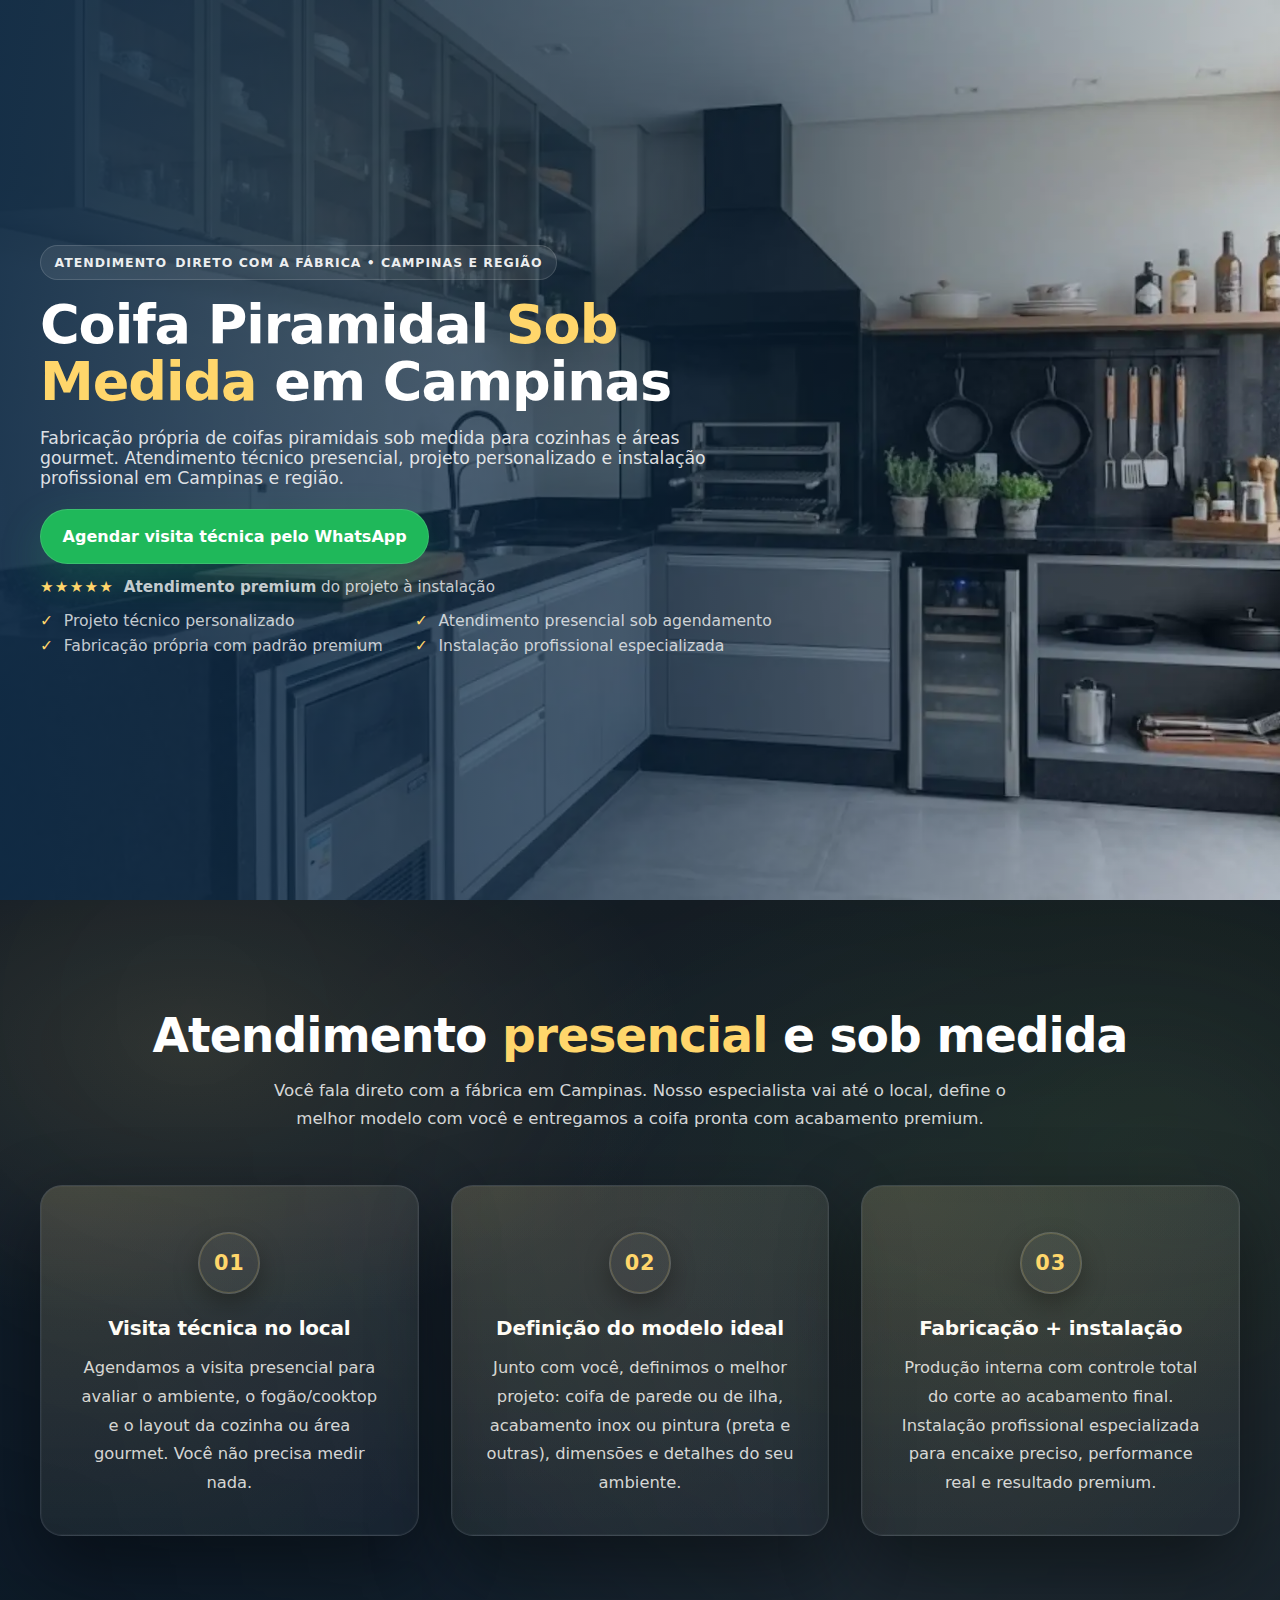
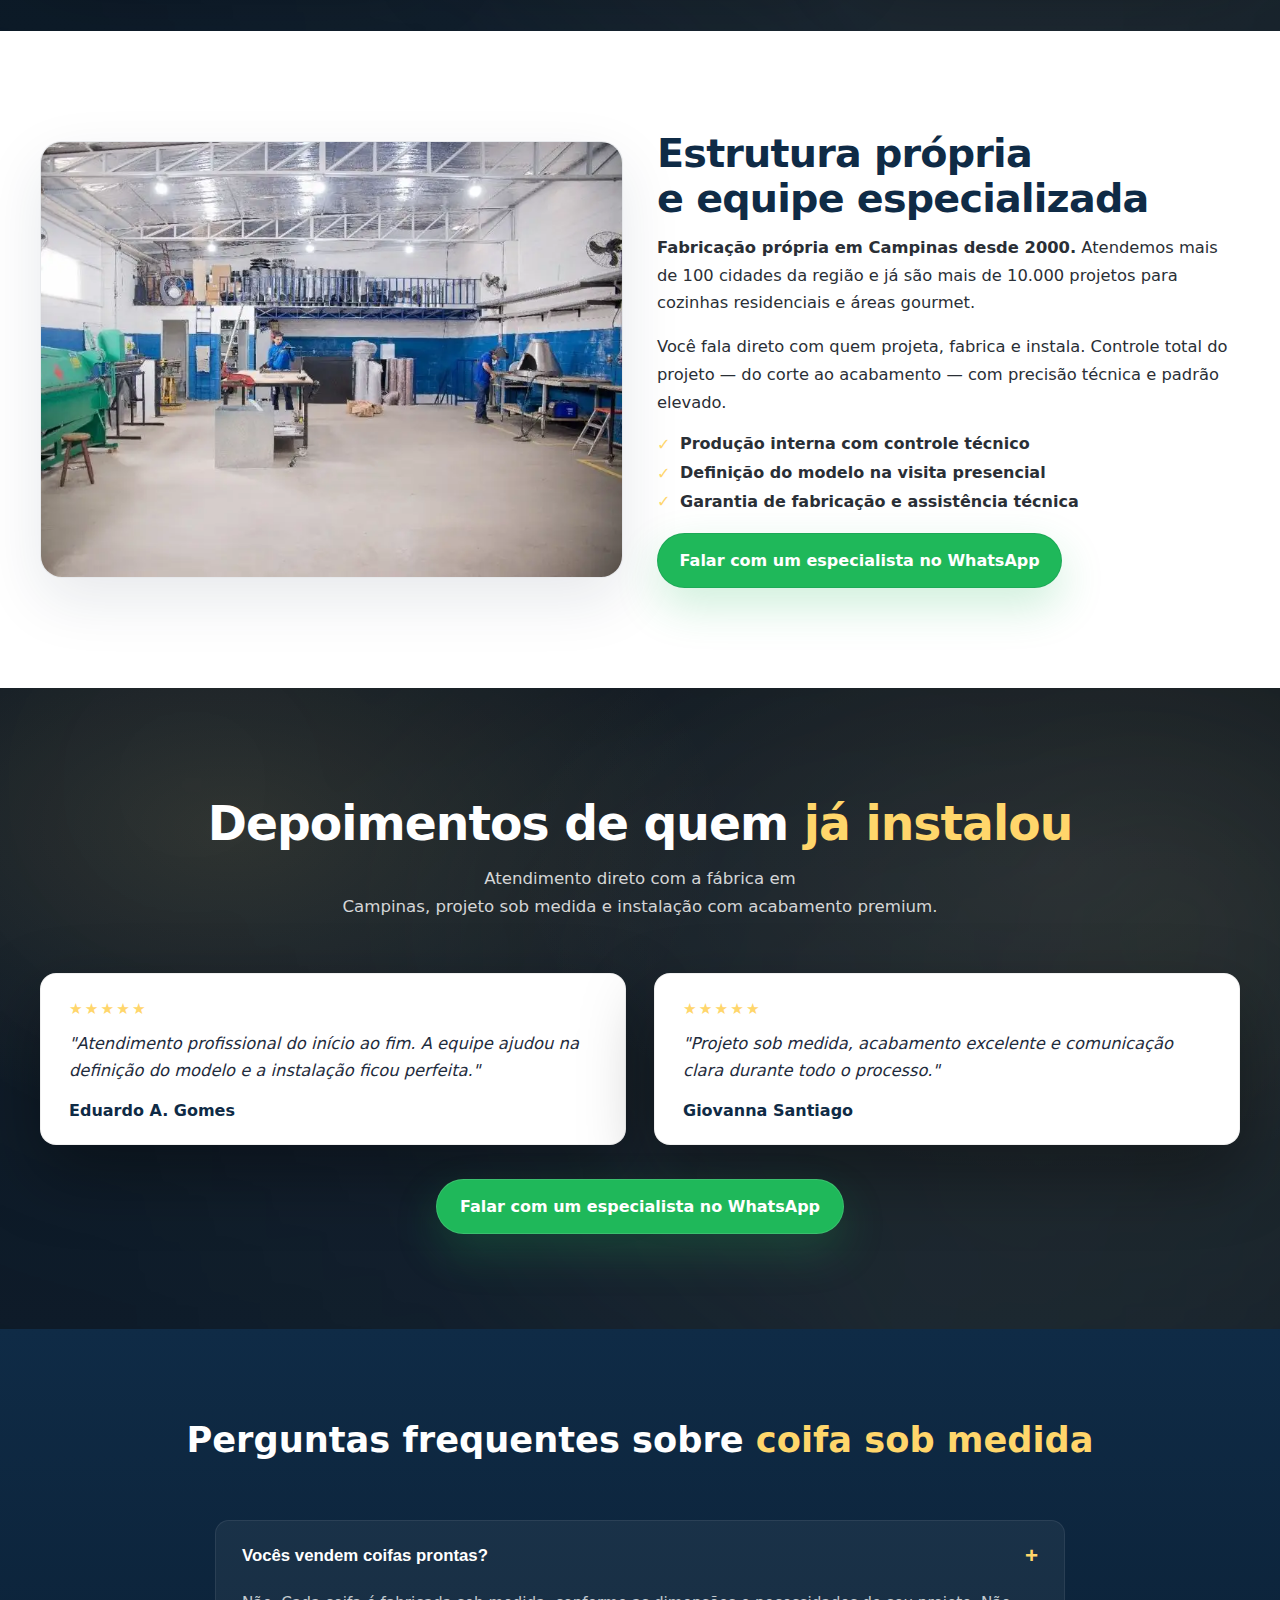
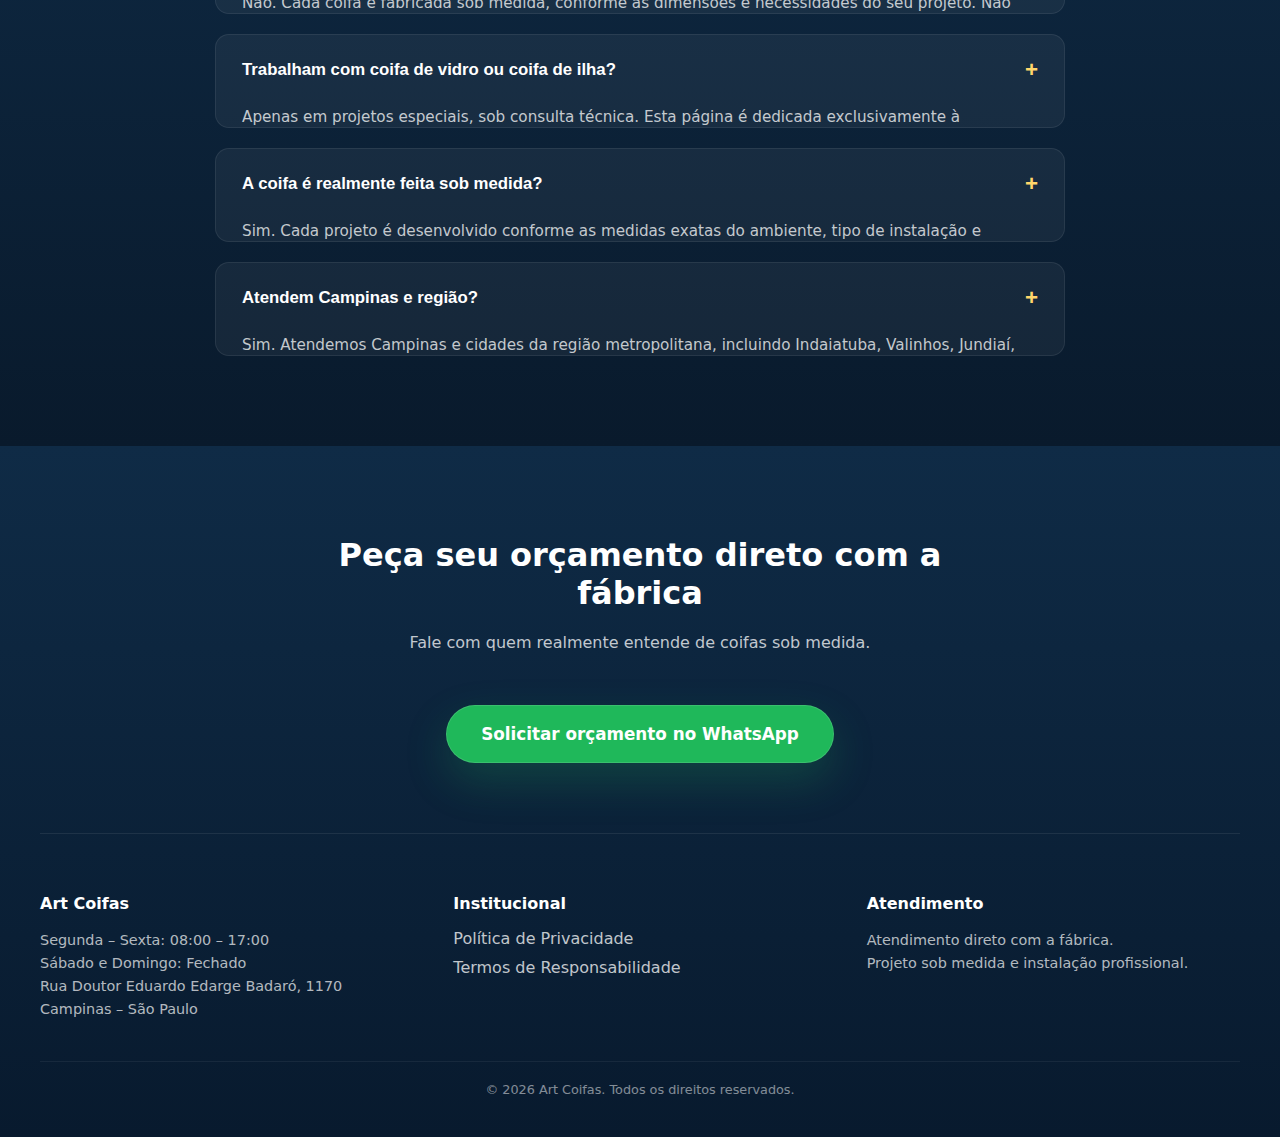
<file: art-coifas-residencia.vercel.app.html>
<!DOCTYPE html>
<html lang="pt-BR">
<head>
  <meta charset="UTF-8" />
  <meta name="viewport" content="width=device-width, initial-scale=1.0" />
  <meta name="robots" content="noindex, nofollow" />
  <title>Coifa Piramidal Sob Medida em Campinas | Art Coifas</title>
  <meta name="description" content="Coifa piramidal sob medida em Campinas. Fabricação própria, acabamento premium e instalação profissional." />

  <!-- LCP MOBILE -->
  <link rel="preload" as="image" href="/images/hero-coifa-piramidal-mobile-800x600.webp" fetchpriority="high" />
  <link rel="preload" as="image" href="/images/hero-coifa-piramidal-desktop-1920x1080.webp" />

  <style>
    :root{
      --brand:#0f2b46;
      --gold:#ffd66b;
      --text:#ffffff;
      --muted:rgba(255,255,255,.86);
      --muted2:rgba(255,255,255,.76);
      --wa:#1fb85a;
      --light:#f2f5f9;
      --light2:#eaf0f6;
      --dark:#07111c;
      --dark2:#0a1826;
    }
    *{margin:0;padding:0;box-sizing:border-box}
    body{
      font-family:system-ui,-apple-system,Segoe UI,Roboto,Arial,sans-serif;
      background:#0b0f14;
      color:#111;
    }
    img{max-width:100%;height:auto;display:block}
    a{color:inherit}
    .wrap{
      width:min(1100px, calc(100% - 2.5rem));
      margin:0 auto;
    }

    /* ================= COMEÇO BLOCO: HERO ================= */
    .hero{
      background: var(--brand);
      color: var(--text);
    }
    .eyebrow{
      display:inline-flex;
      gap:.5rem;
      font-weight:800;
      letter-spacing:.08em;
      text-transform:uppercase;
      font-size:.78rem;
      padding:.55rem .85rem;
      border-radius:999px;
      background:rgba(255,255,255,.08);
      border:1px solid rgba(255,255,255,.14);
      color:rgba(255,255,255,.92);
    }
    .title{
      margin-top:1.1rem;
      font-size: clamp(2.1rem, 1.3rem + 2.6vw, 4rem);
      line-height:1.05;
      letter-spacing:-0.02em;
    }
    .accent{color:var(--gold)}
    .lead{
      margin-top:1.05rem;
      max-width:62ch;
      font-size:1.08rem;
      color:var(--muted);
    }
    .btn{
      display:inline-flex;
      align-items:center;
      gap:.65rem;
      margin-top:1.35rem;
      padding:1.05rem 1.35rem;
      border-radius:999px;
      font-weight:900;
      text-decoration:none;
      border:1px solid rgba(255,255,255,.12);
      transition:.2s ease;
      user-select:none;
    }
    .btn--wa{
      background: var(--wa);
      color:#fff;
      box-shadow:0 18px 44px rgba(31,184,90,.22);
    }
    .btn--wa:hover{
      transform:translateY(-2px);
      box-shadow:0 22px 60px rgba(31,184,90,.28);
    }
    .micro{
      margin-top:.9rem;
      display:flex;
      gap:.6rem;
      color:var(--muted2);
      font-size:.95rem;
      align-items:center;
    }
    .stars{color:var(--gold);letter-spacing:.08em}
    .bullets{
      margin-top:.95rem;
      list-style:none;
      display:grid;
      gap:.35rem;
      color:var(--muted2);
      font-size:.98rem;
    }
    .check{color:var(--gold);font-weight:900;margin-right:.35rem}
    .hero__inner{ padding: 2.2rem 0 1.4rem; }
    .hero__media{
      margin-top: 1.25rem;
      border-radius: 18px;
      overflow:hidden;
      border:1px solid rgba(255,255,255,.12);
      box-shadow: 0 18px 50px rgba(0,0,0,.30);
    }
    .hero__media img{
      width:100%;
      aspect-ratio:4/3;
      object-fit:cover;
    }
    .desktop-only{display:none;}

    @media (min-width: 992px){
      .desktop-only{display:inline;}
      .hero{
        position:relative;
        min-height:100vh;
        overflow:hidden;
      }
      .hero::before{
        content:"";
        position:absolute;
        inset:0;
        background:url("/images/hero-coifa-piramidal-desktop-1920x1080.webp") center/cover no-repeat;
        z-index:0;
      }
      .hero::after{
        content:"";
        position:absolute;
        inset:0;
        background:
          linear-gradient(90deg,
            rgba(15,43,70,.92) 0%,
            rgba(15,43,70,.62) 52%,
            rgba(15,43,70,.20) 100%
          ),
          radial-gradient(900px 600px at 20% 18%, rgba(255,214,107,.18), transparent 55%);
        z-index:1;
        pointer-events:none;
      }
      .hero__inner{
        position:relative;
        z-index:2;
        min-height:100vh;
        display:flex;
        align-items:center;
        padding:0;
      }
      .hero__media{display:none;}
      .bullets{
        grid-template-columns:max-content max-content;
        gap:.35rem 2rem;
      }
      .title{max-width:18ch;}
      .wrap{ width:min(1200px, calc(100% - 5rem)); }
    }
    /* ================= FIM BLOCO: HERO ================= */


    /* ================= COMEÇO BLOCO: 3 CARDS (FLOW) ================= */
    .flow{
      background:
        radial-gradient(900px 520px at 15% 20%, rgba(255,214,107,.12), transparent 55%),
        radial-gradient(900px 520px at 85% 30%, rgba(31,184,90,.06), transparent 60%),
        linear-gradient(180deg, var(--dark) 0%, var(--dark2) 100%);
      padding:110px 0 95px;
      color:#fff;
      position:relative;
      overflow:hidden;
    }
    .flow::before{
      content:"";
      position:absolute;
      inset:-20%;
      background:
        radial-gradient(circle at 25% 25%, rgba(255,255,255,.06), transparent 55%),
        radial-gradient(circle at 80% 40%, rgba(255,214,107,.10), transparent 55%),
        radial-gradient(circle at 65% 85%, rgba(255,255,255,.05), transparent 58%);
      filter: blur(18px);
      pointer-events:none;
      opacity:.85;
    }
    .flow .wrap{ position:relative; z-index:1; }
    .flow__title{
      text-align:center;
      font-size: clamp(2rem, 1.35rem + 2vw, 3rem);
      line-height:1.12;
      letter-spacing:-0.02em;
      font-weight:900;
      margin-bottom:14px;
    }
    .flow__title .accent{ color: var(--gold); }
    .flow__sub{
      text-align:center;
      max-width:72ch;
      margin: 0 auto 52px;
      color: rgba(255,255,255,.82);
      line-height:1.7;
      font-size:1.04rem;
    }
    .flow__grid{
      display:grid;
      gap:22px;
    }
    @media (min-width: 992px){
      .flow__grid{
        grid-template-columns: repeat(3, 1fr);
        gap:32px;
      }
    }
    .flow__card{
      position:relative;
      border-radius:22px;
      padding:42px 34px 38px;
      background:
        linear-gradient(180deg,
          rgba(255,255,255,.07) 0%,
          rgba(255,255,255,.03) 100%
        );
      border:1px solid rgba(255,255,255,.12);
      box-shadow:
        0 30px 80px rgba(0,0,0,.45),
        inset 0 0 0 1px rgba(255,255,255,.04);
      overflow:hidden;
      min-height:260px;
      display:flex;
      flex-direction:column;
      align-items:center;
      justify-content:flex-start;
      transition:
        transform .28s ease,
        border-color .28s ease,
        box-shadow .28s ease,
        background .28s ease;
    }
    .flow__card::after{
      content:"";
      position:absolute;
      inset:-70%;
      background:
        radial-gradient(circle at 30% 30%, rgba(255,214,107,.20), transparent 55%);
      transform: rotate(8deg);
      opacity:.55;
      pointer-events:none;
    }
    .flow__card:hover{
      transform: translateY(-10px);
      border-color: rgba(255,214,107,.38);
      box-shadow: 0 40px 110px rgba(0,0,0,.55);
      background:
        linear-gradient(180deg,
          rgba(255,255,255,.09) 0%,
          rgba(255,255,255,.04) 100%
        );
    }
    .flow__num{
      width:62px;
      height:62px;
      border-radius:999px;
      display:flex;
      align-items:center;
      justify-content:center;
      font-weight:900;
      color: var(--gold);
      background: rgba(255,255,255,.05);
      border: 1px solid rgba(255,255,255,.16);
      box-shadow:
        inset 0 0 0 1px rgba(255,214,107,.18),
        0 10px 25px rgba(0,0,0,.35);
      margin: 4px auto 22px;
      font-size: 1.3rem;
      letter-spacing:.04em;
    }
    .flow__card h3{
      text-align:center;
      font-size:1.25rem;
      font-weight:900;
      margin-bottom:14px;
      letter-spacing:-0.01em;
      color:#fff;
    }
    .flow__card p{
      text-align:center;
      color: rgba(255,255,255,.82);
      line-height:1.75;
      font-size:1.02rem;
      max-width:32ch;
    }
    /* ================= FIM BLOCO: 3 CARDS (FLOW) ================= */


    /* ================= COMEÇO BLOCO: ESTRUTURA ================= */
    .structure{
      background:#ffffff;
      padding:100px 0;
    }
    .structure__grid{
      display:grid;
      gap:34px;
      align-items:center;
    }
    @media (min-width: 992px){
      .structure__grid{
        grid-template-columns: 1fr 1fr;
      }
    }
    .structure__media{
      border-radius:22px;
      overflow:hidden;
      border:1px solid rgba(15,43,70,0.10);
      box-shadow:0 22px 60px rgba(15,43,70,0.10);
      background:#fff;
    }
    .structure__media img{
      width:100%;
      height:auto;
      display:block;
    }
    .structure__title{
      font-size: clamp(1.8rem, 1.2rem + 1.6vw, 2.5rem);
      line-height:1.12;
      letter-spacing:-0.02em;
      color:var(--brand);
      font-weight:900;
      margin-bottom:14px;
    }
    .structure__text{
      color:#2a2f36;
      line-height:1.7;
      font-size:1.02rem;
      margin-bottom:16px;
      max-width:60ch;
    }
    .structure__list{
      list-style:none;
      display:grid;
      gap:.55rem;
      margin:18px 0 22px;
      color:#2a2f36;
      font-weight:700;
    }
    .structure__list li{
      display:flex;
      gap:.6rem;
      align-items:flex-start;
    }
    .structure__list .mark{
      color:var(--gold);
      font-weight:900;
      margin-top:.05rem;
    }
    .structure__cta .btn{
      margin-top:0;
      border-color: rgba(15,43,70,0.10);
    }
    /* ================= FIM BLOCO: ESTRUTURA ================= */


    /* ================= COMEÇO BLOCO: DEPOIMENTOS (testimonials) ================= */
    .testimonials{
      background:
        radial-gradient(900px 520px at 18% 22%, rgba(255,214,107,.12), transparent 55%),
        radial-gradient(900px 520px at 82% 28%, rgba(255,255,255,.06), transparent 60%),
        linear-gradient(180deg, #07111c 0%, #0a1826 100%);
      padding: 110px 0 77px;
      color:#fff;
      position:relative;
      overflow:hidden;
    }
    .testimonials::before{
      content:"";
      position:absolute;
      inset:-20%;
      background:
        radial-gradient(circle at 25% 25%, rgba(255,255,255,.06), transparent 55%),
        radial-gradient(circle at 80% 40%, rgba(255,214,107,.10), transparent 55%),
        radial-gradient(circle at 65% 85%, rgba(255,255,255,.05), transparent 58%);
      filter: blur(18px);
      pointer-events:none;
      opacity:.85;
    }
    .testimonials .wrap{ position:relative; z-index:1; }

    .testimonials__title{
      text-align:center;
      font-size: clamp(2rem, 1.35rem + 2vw, 3rem);
      line-height:1.12;
      letter-spacing:-0.02em;
      font-weight:900;
      margin-bottom:14px;
    }
    .testimonials__title .accent{ color: var(--gold); }

    /* Desktop: tudo em linha normal */
    .testimonials__title .tline2{ display:inline; }

    .testimonials__sub{
      text-align:center;
      max-width:78ch;
      margin: 0 auto 52px;
      color: rgba(255,255,255,.82);
      line-height:1.7;
      font-size:1.04rem;
    }
    /* Desktop: descrição em fluxo normal */
    .testimonials__sub .subline{ display:inline; }

    .testimonials__grid{
      display:grid;
      gap:22px;
      align-items:stretch;
    }
    @media (min-width: 992px){
      .testimonials__grid{
        grid-template-columns: repeat(2, 1fr);
        gap:28px;
      }

      /* ✅ AJUSTE 1 (SÓ PC): quebra depois de "Campinas," */
      .testimonials__sub .subline:nth-child(2)::before{
        content:"\A";
        white-space:pre;
      }
    }

    .tcard{
      background:#fff;
      border-radius:16px;
      padding:28px 28px 24px;
      box-shadow: 0 28px 70px rgba(0,0,0,.35);
      border: 1px solid rgba(0,0,0,.06);
      transition: transform .25s ease, box-shadow .25s ease;
      height:100%;
      display:flex;
      flex-direction:column;
      justify-content:space-between;
      min-height: 168px;
    }
    .tcard:hover{
      transform: translateY(-6px);
      box-shadow: 0 36px 95px rgba(0,0,0,.42);
    }
    .tstars{
      color: var(--gold);
      letter-spacing:.14em;
      font-size: .95rem;
      margin-bottom: 12px;
      line-height:1;
    }
    .tquote{
      color:#1a2533;
      font-size: 1.02rem;
      line-height: 1.7;
      margin-bottom: 16px;
    }
    .tquote em{
      font-style: italic;
      color:#1f2c3d;
    }
    .tauthor{
      font-weight:900;
      color:#0f2b46;
      font-size: 1rem;
    }
    .testimonials__cta{
      margin-top: 34px;
      margin-bottom: 18px;
      display:flex;
      justify-content:center;
    }
    .testimonials__cta a{
      display:inline-flex;
      align-items:center;
      justify-content:center;
      gap:.65rem;
      padding:1.05rem 1.45rem;
      border-radius:999px;
      font-weight:900;
      text-decoration:none;
      background:#1fb85a;
      color:#fff;
      border:1px solid rgba(255,255,255,.12);
      box-shadow:0 18px 44px rgba(31,184,90,.22);
      transition:.2s ease;
      user-select:none;
    }
    .testimonials__cta a:hover{
      transform: translateY(-2px);
      box-shadow:0 22px 60px rgba(31,184,90,.28);
    }

    /* ===== MOBILE ONLY: exatamente como no print ===== */
    @media (max-width: 768px){
      .testimonials{ padding: 98px 0 74px; }

      /* TÍTULO: 1ª linha / 2ª linha */
      .testimonials__title .tline2{
        display:block;
        margin-top:.15em;
      }

      /* DESCRIÇÃO: 3 linhas fixas */
      .testimonials__sub{
        max-width: 34ch;
        margin: 0 auto 42px;
      }
      .testimonials__sub .subline{ display:block; }
    }
    /* ================= FIM BLOCO: DEPOIMENTOS (testimonials) ================= */


    /* ================= COMEÇO BLOCO: CTA FOOTER (RODAPÉ) ================= */
    .cta-footer{
      padding:90px 0 40px;
      background: linear-gradient(180deg, #0f2b46 0%, #081a2e 100%);
      color:#fff;
    }
    .cta-footer__cta{
      text-align:center;
      max-width:700px;
      margin:0 auto 70px;
    }
    .cta-footer__cta h2{
      font-size:2rem;
      font-weight:900;
      margin-bottom:18px;
    }
    .cta-footer__cta p{
      color:rgba(255,255,255,.75);
      margin-bottom:28px;
      line-height:1.6;
    }

    /* ✅ AJUSTE 2 (SÓ PC): manter a frase em 1 linha no desktop */
    @media (min-width: 992px){
      .cta-footer__cta p{
        max-width: 80ch;
        margin-left:auto;
        margin-right:auto;
        white-space: nowrap;
      }
    }

    .btn--big{
      padding:18px 34px;
      font-size:1.05rem;
      font-weight:700;
    }
    .cta-footer__divider{
      height:1px;
      background:rgba(255,255,255,.08);
      margin-bottom:60px;
    }
    .cta-footer__info{
      display:grid;
      grid-template-columns:repeat(auto-fit,minmax(220px,1fr));
      gap:40px;
      margin-bottom:40px;
    }
    .cta-footer__col h3{
      font-size:1rem;
      margin-bottom:16px;
      font-weight:800;
    }
    .cta-footer__col p{
      font-size:.9rem;
      line-height:1.6;
      color:rgba(255,255,255,.7);
    }
    .cta-footer__col ul{
      list-style:none;
      padding:0;
      margin:0;
    }
    .cta-footer__col li{
      margin-bottom:10px;
    }
    .cta-footer__col a{
      color:rgba(255,255,255,.75);
      text-decoration:none;
      transition:.3s ease;
    }
    .cta-footer__col a:hover{
      color:var(--gold);
    }
    .cta-footer__copy{
      text-align:center;
      font-size:.8rem;
      color:rgba(255,255,255,.5);
      border-top:1px solid rgba(255,255,255,.06);
      padding-top:20px;
    }
    /* ================= FIM BLOCO: CTA FOOTER (RODAPÉ) ================= */


    /* ================= COMEÇO AJUSTES MOBILE ONLY ================= */
    @media (max-width: 768px){
      .hero__inner{ padding: 1.9rem 0 1.05rem; }
      .hero__media{ margin-top: 1.0rem; }
      .flow{ padding: 94px 0 90px; }
    }
    /* ================= FIM AJUSTES MOBILE ONLY ================= */
  </style>
</head>

<body>

<header class="hero">
  <div class="hero__inner">
    <div class="wrap">
      <div class="eyebrow">
        <span class="desktop-only">ATENDIMENTO </span>DIRETO COM A FÁBRICA • CAMPINAS E REGIÃO
      </div>

      <h1 class="title">
        Coifa Piramidal <span class="accent">Sob Medida</span> em Campinas
      </h1>

      <p class="lead">
        Fabricação própria de coifas piramidais sob medida para cozinhas e áreas gourmet.
        Atendimento técnico presencial, projeto personalizado e instalação profissional em Campinas e região.
      </p>

      <a class="btn btn--wa"
         href="https://wa.me/551932131636"
         target="_blank"
         rel="noopener">
        Agendar visita técnica pelo WhatsApp
      </a>

      <div class="micro">
        <span class="stars">★★★★★</span>
        <span><strong>Atendimento premium</strong> do projeto à instalação</span>
      </div>

      <ul class="bullets" aria-label="Diferenciais">
        <li><span class="check">✓</span> Projeto técnico personalizado</li>
        <li><span class="check">✓</span> Atendimento presencial sob agendamento</li>
        <li><span class="check">✓</span> Fabricação própria com padrão premium</li>
        <li><span class="check">✓</span> Instalação profissional especializada</li>
      </ul>

      <div class="hero__media">
        <img
          src="/images/hero-coifa-piramidal-mobile-800x600.webp"
          alt="Coifa piramidal sob medida em Campinas"
          width="800"
          height="600"
          loading="eager"
          fetchpriority="high"
          decoding="async"
        />
      </div>
    </div>
  </div>
</header>

<section class="flow" aria-label="Etapas do atendimento">
  <div class="wrap">
    <h2 class="flow__title">Atendimento <span class="accent">presencial</span> e sob medida</h2>
    <p class="flow__sub">
      Você fala direto com a fábrica em Campinas. Nosso especialista vai até o local, define o melhor modelo com você
      e entregamos a coifa pronta com acabamento premium.
    </p>

    <div class="flow__grid">
      <div class="flow__card">
        <div class="flow__num">01</div>
        <h3>Visita técnica no local</h3>
        <p>
          Agendamos a visita presencial para avaliar o ambiente, o fogão/cooktop e o layout da cozinha ou área gourmet.
          Você não precisa medir nada.
        </p>
      </div>

      <div class="flow__card">
        <div class="flow__num">02</div>
        <h3>Definição do modelo ideal</h3>
        <p>
          Junto com você, definimos o melhor projeto: coifa de parede ou de ilha, acabamento inox ou pintura (preta e outras),
          dimensões e detalhes do seu ambiente.
        </p>
      </div>

      <div class="flow__card">
        <div class="flow__num">03</div>
        <h3>Fabricação + instalação</h3>
        <p>
          Produção interna com controle total do corte ao acabamento final. Instalação profissional especializada para encaixe preciso,
          performance real e resultado premium.
        </p>
      </div>
    </div>
  </div>
</section>

<section class="structure">
  <div class="wrap">
    <div class="structure__grid">
      <div class="structure__media">
        <img
          src="/images/fabricante-de-coifa-piramidal-em-campinas.webp"
          alt="Estrutura de fabricação de coifa piramidal sob medida em Campinas"
          width="1200"
          height="800"
          loading="lazy"
          decoding="async"
        />
      </div>

      <div class="structure__content">
        <h2 class="structure__title">
          Estrutura própria<br>
          e equipe especializada
        </h2>

        <p class="structure__text">
          <strong>Fabricação própria em Campinas desde 2000.</strong>
          Atendemos mais de 100 cidades da região e já são mais de 10.000 projetos
          para cozinhas residenciais e áreas gourmet.
        </p>

        <p class="structure__text">
          Você fala direto com quem projeta, fabrica e instala.
          Controle total do projeto — do corte ao acabamento —
          com precisão técnica e padrão elevado.
        </p>

        <ul class="structure__list" aria-label="Pontos de autoridade">
          <li><span class="mark">✓</span><span>Produção interna com controle técnico</span></li>
          <li><span class="mark">✓</span><span>Definição do modelo na visita presencial</span></li>
          <li><span class="mark">✓</span><span>Garantia de fabricação e assistência técnica</span></li>
        </ul>

        <div class="structure__cta">
          <a class="btn btn--wa" href="https://wa.me/551932131636" target="_blank" rel="noopener">
            Falar com um especialista no WhatsApp
          </a>
        </div>
      </div>
    </div>
  </div>
</section>

<section class="testimonials" aria-label="Depoimentos de clientes">
  <div class="wrap">
    <h2 class="testimonials__title">
      Depoimentos de quem <span class="tline2 accent">já instalou</span>
    </h2>

    <p class="testimonials__sub">
      <span class="subline">Atendimento direto com a fábrica em</span>
      <span class="subline">Campinas, projeto sob medida e instalação com</span>
      <span class="subline">acabamento premium.</span>
    </p>

    <div class="testimonials__grid">
      <article class="tcard">
        <div>
          <div class="tstars" aria-label="5 estrelas">★★★★★</div>
          <p class="tquote">
            <em>"Atendimento profissional do início ao fim. A equipe ajudou na definição do modelo e a instalação ficou perfeita."</em>
          </p>
        </div>
        <div class="tauthor">Eduardo A. Gomes</div>
      </article>

      <article class="tcard">
        <div>
          <div class="tstars" aria-label="5 estrelas">★★★★★</div>
          <p class="tquote">
            <em>"Projeto sob medida, acabamento excelente e comunicação clara durante todo o processo."</em>
          </p>
        </div>
        <div class="tauthor">Giovanna Santiago</div>
      </article>
    </div>

    <div class="testimonials__cta">
      <a href="https://wa.me/551932131636" target="_blank" rel="noopener">
        Falar com um especialista no WhatsApp
      </a>
    </div>
  </div>
</section>

<section class="faq-dark">
  <div class="wrap">
    <h2 class="faq-dark__title">
      Perguntas frequentes sobre <span>coifa sob medida</span>
    </h2>

    <div class="faq-dark__list">

      <div class="faq-dark__item">
        <button class="faq-dark__question">
          Vocês vendem coifas prontas?
          <span>+</span>
        </button>
        <div class="faq-dark__answer">
          Não. Cada coifa é fabricada sob medida, conforme as dimensões e necessidades do seu projeto.
          Não trabalhamos com modelos prontos ou de catálogo.
        </div>
      </div>

      <div class="faq-dark__item">
        <button class="faq-dark__question">
          Trabalham com coifa de vidro ou coifa de ilha?
          <span>+</span>
        </button>
        <div class="faq-dark__answer">
          Apenas em projetos especiais, sob consulta técnica.
          Esta página é dedicada exclusivamente à fabricação de coifas piramidais sob medida.
        </div>
      </div>

      <div class="faq-dark__item">
        <button class="faq-dark__question">
          A coifa é realmente feita sob medida?
          <span>+</span>
        </button>
        <div class="faq-dark__answer">
          Sim. Cada projeto é desenvolvido conforme as medidas exatas do ambiente,
          tipo de instalação e acabamento desejado.
        </div>
      </div>

      <div class="faq-dark__item">
        <button class="faq-dark__question">
          Atendem Campinas e região?
          <span>+</span>
        </button>
        <div class="faq-dark__answer">
          Sim. Atendemos Campinas e cidades da região metropolitana,
          incluindo Indaiatuba, Valinhos, Jundiaí, Sumaré, Hortolândia e Monte Mor.
        </div>
      </div>

    </div>
  </div>
</section>

<style>
.faq-dark{
  padding:90px 0;
  background: linear-gradient(180deg, #0f2b46 0%, #091a2c 100%);
  color:#fff;
}
.faq-dark__title{
  text-align:center;
  font-size:2.2rem;
  font-weight:900;
  margin-bottom:60px;
}
.faq-dark__title span{ color: var(--gold); }
.faq-dark__list{
  max-width:850px;
  margin:0 auto;
  display:flex;
  flex-direction:column;
  gap:20px;
}
.faq-dark__item{
  background: rgba(255,255,255,.05);
  border-radius:14px;
  border:1px solid rgba(255,255,255,.08);
  overflow:hidden;
  transition:.3s ease;
}
.faq-dark__question{
  width:100%;
  background:none;
  border:none;
  padding:22px 26px;
  font-size:1.05rem;
  font-weight:700;
  color:#fff;
  text-align:left;
  cursor:pointer;
  display:flex;
  justify-content:space-between;
  align-items:center;
}
.faq-dark__question span{
  font-size:1.4rem;
  color: var(--gold);
  transition:.3s ease;
}
.faq-dark__answer{
  padding:0 26px 22px;
  font-size:0.95rem;
  color:rgba(255,255,255,.75);
  line-height:1.7;
  max-height:0;
  overflow:hidden;
  transition:max-height .4s ease;
}
.faq-dark__item.active{
  border-color: rgba(255,214,107,.42);
  background: rgba(255,255,255,.08);
}
.faq-dark__item.active .faq-dark__answer{ max-height:300px; }
.faq-dark__item.active .faq-dark__question span{ transform: rotate(45deg); }
</style>

<script>
document.querySelectorAll('.faq-dark__question').forEach(btn=>{
  btn.addEventListener('click', ()=>{
    const item = btn.parentElement;
    item.classList.toggle('active');
  });
});
</script>

<section class="cta-footer">
  <div class="wrap">

    <div class="cta-footer__cta">
      <h2>Peça seu orçamento direto com a fábrica</h2>
      <p>Fale com quem realmente entende de coifas sob&nbsp;medida.</p>

      <a class="btn btn--wa btn--big"
         href="https://wa.me/551932131636"
         target="_blank"
         rel="noopener">
         Solicitar orçamento no WhatsApp
      </a>
    </div>

    <div class="cta-footer__divider"></div>

    <div class="cta-footer__info">
      <div class="cta-footer__col">
        <h3>Art Coifas</h3>
        <p>
          Segunda – Sexta: 08:00 – 17:00<br>
          Sábado e Domingo: Fechado
        </p>
        <p>
          Rua Doutor Eduardo Edarge Badaró, 1170<br>
          Campinas – São Paulo
        </p>
      </div>

      <div class="cta-footer__col">
        <h3>Institucional</h3>
        <ul>
          <li><a href="politica-de-privacidade.html">Política de Privacidade</a></li>
          <li><a href="termos-de-responsabilidade.html">Termos de Responsabilidade</a></li>
        </ul>
      </div>

      <div class="cta-footer__col">
        <h3>Atendimento</h3>
        <p>
          Atendimento direto com a fábrica.<br>
          Projeto sob medida e instalação profissional.
        </p>
      </div>
    </div>

    <div class="cta-footer__copy">
      © 2026 Art Coifas. Todos os direitos reservados.
    </div>

  </div>
</section>

</body>
</html>
</file>
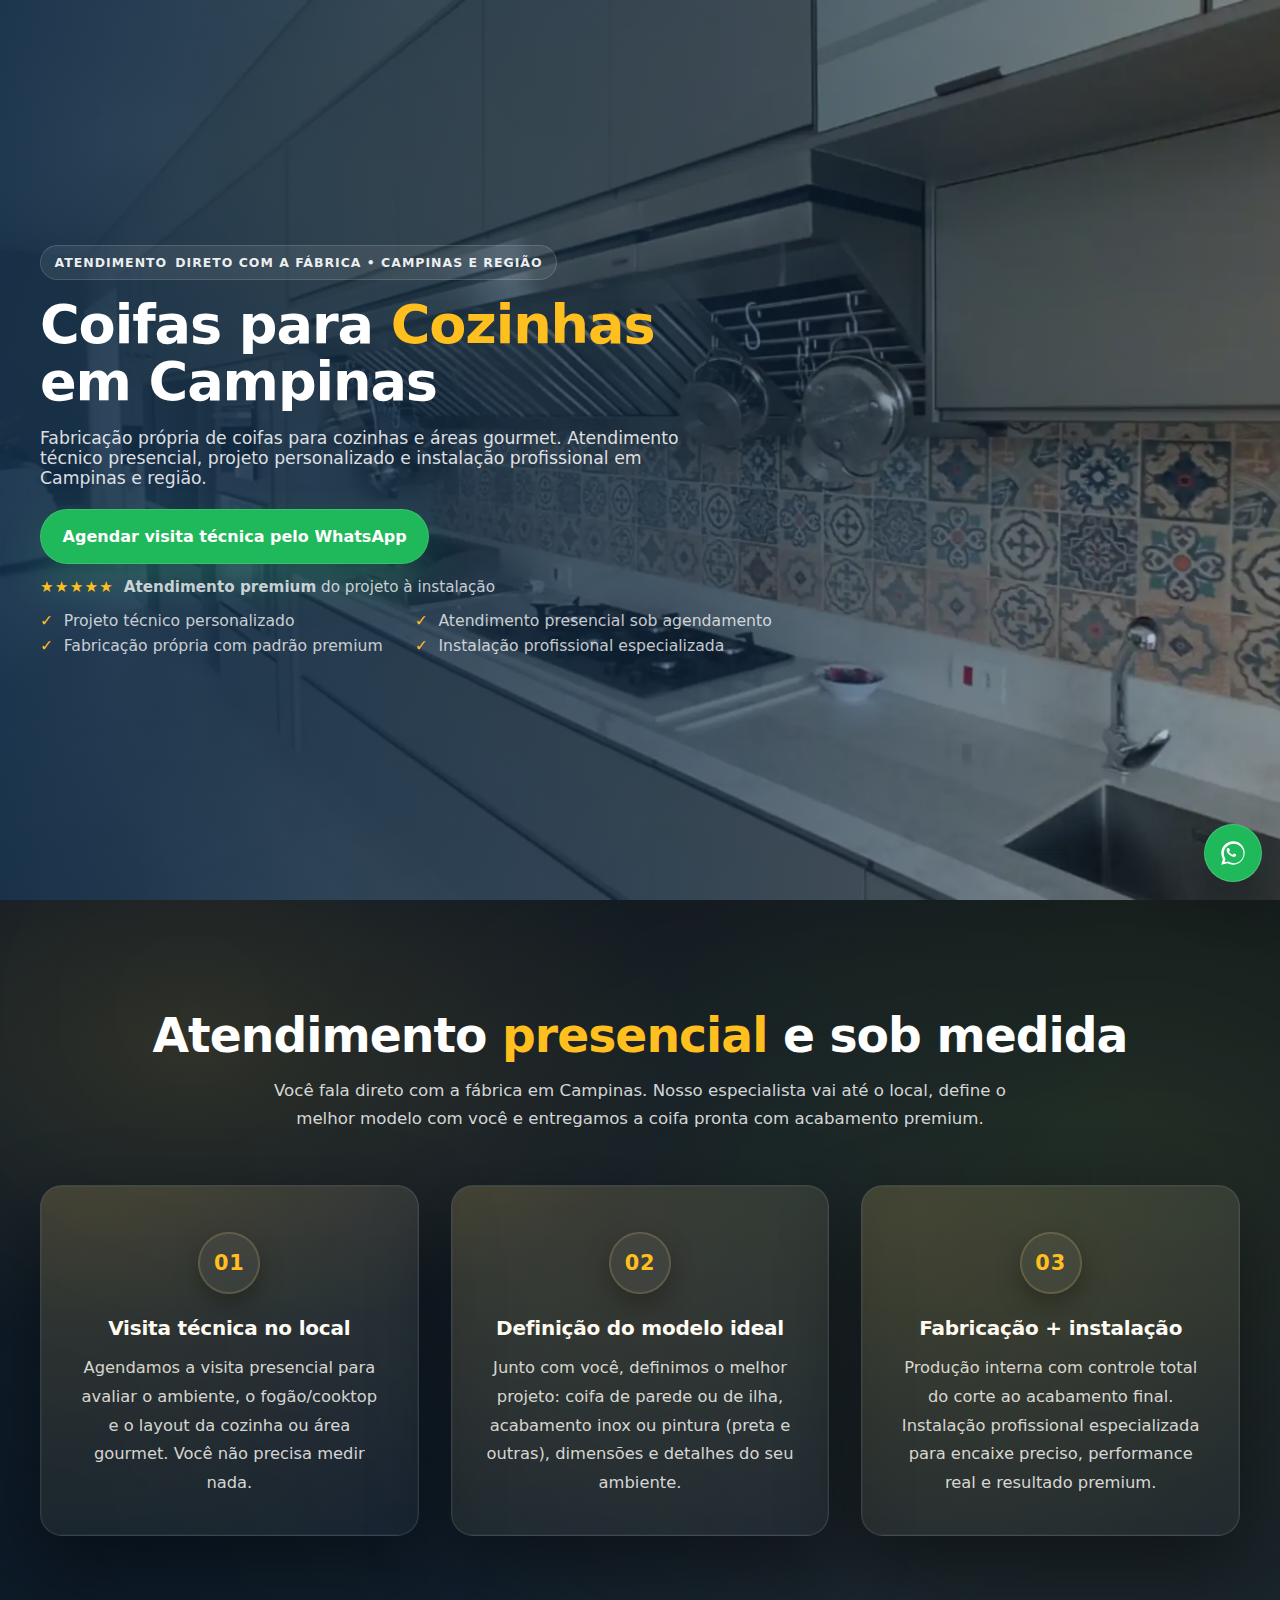
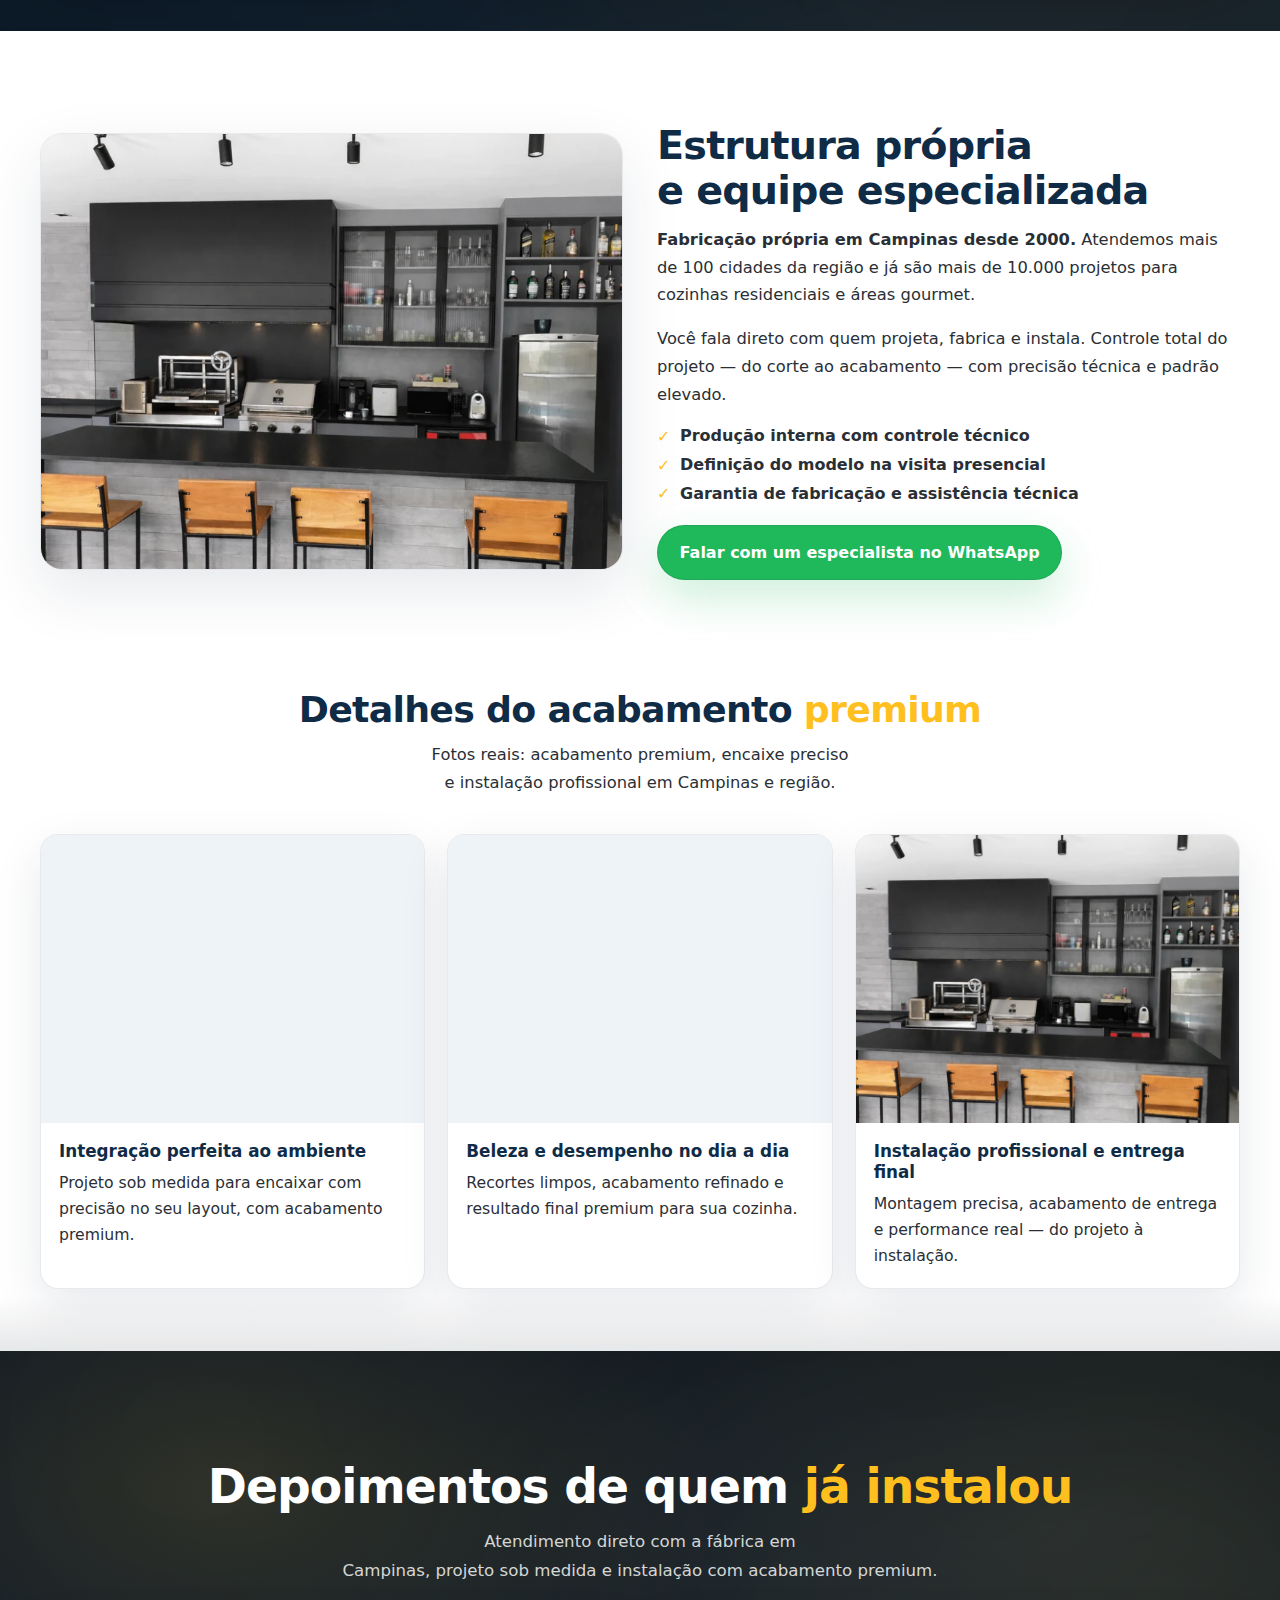
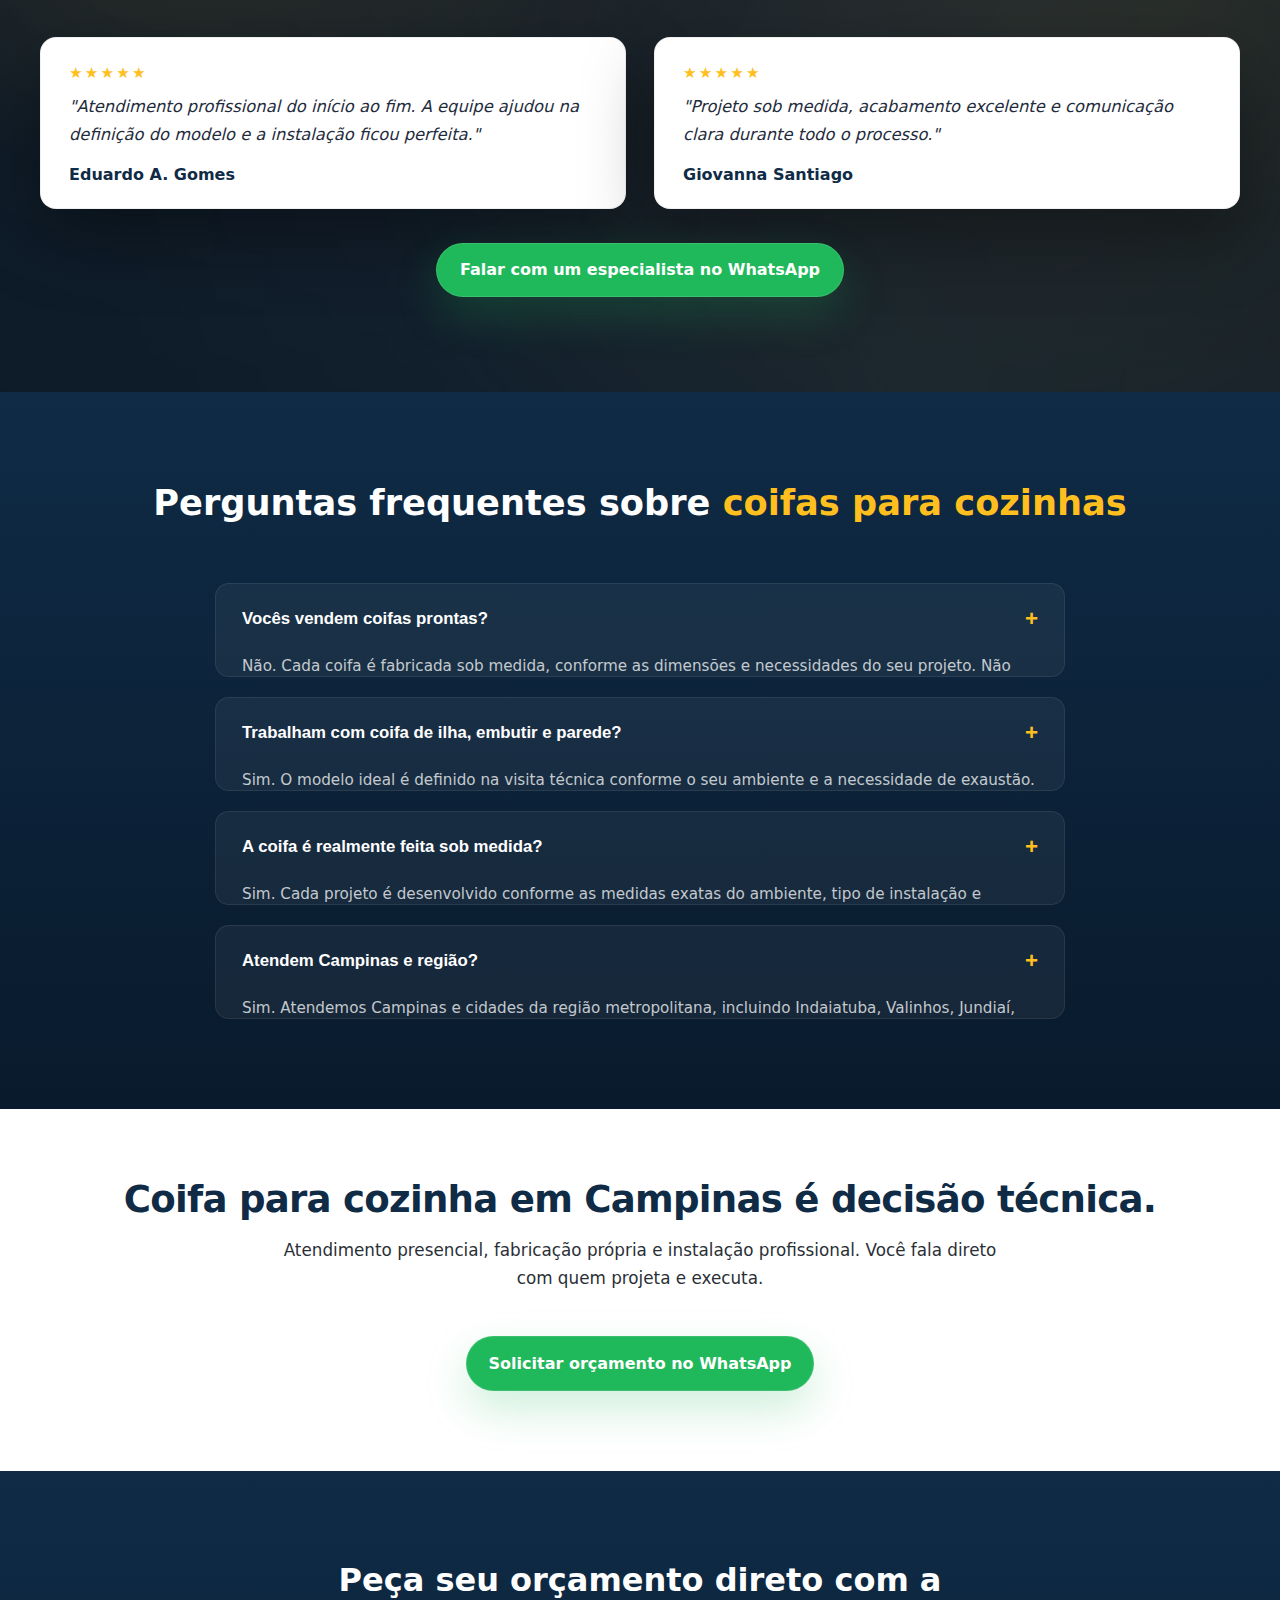
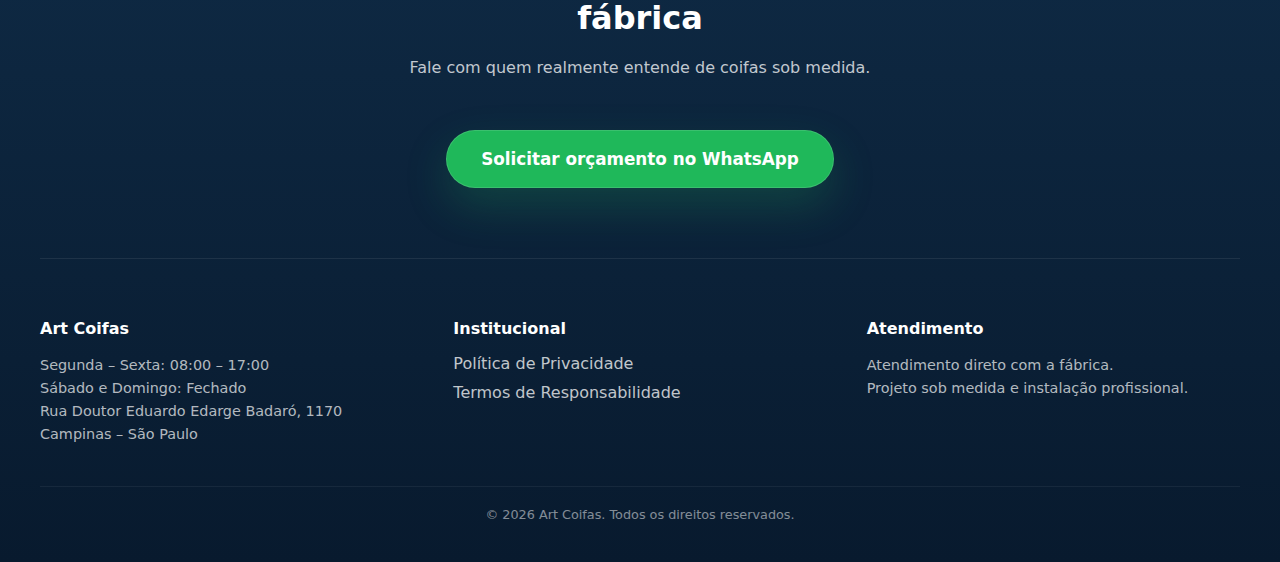
<file: coifa-de-bancada-campinas.html>
<!DOCTYPE html>
<html lang="pt-BR">
<head>
  <meta charset="UTF-8" />
  <meta name="viewport" content="width=device-width, initial-scale=1.0" />
  <meta name="robots" content="noindex, nofollow" />

  <title>Coifas para Cozinhas em Campinas | Art Coifas</title>
  <meta name="description" content="Coifas para cozinhas em Campinas: fabricação própria, acabamento premium e instalação profissional. Orçamento direto com a fábrica via WhatsApp." />

  <!-- =======================================================================
    CONFIG IMAGENS + ALTs (EDITE AQUI QUANDO FOR TRANSFORMAR EM MODELO)
    Regra: troque os nomes/ALTs aqui e depois use Ctrl+F pelo nome do arquivo.

    HERO (DESKTOP BACKGROUND)
    - src: images/hero-fabricante-desktop.webp
    - alt (referência): Coifa para cozinha inox industrial instalada em bancada com cooktop e revestimento decorativo

    HERO (MOBILE IMG)
    - src: images/hero-fabricante-mobile.webp
    - alt: Coifa para cozinha de ilha preta instalada sobre bancada de granito em ambiente integrado

    BLOCO ESTRUTURA (IMG)
    - src: images/produto-15.webp
    - alt: Coifa para cozinha preta instalada em área gourmet moderna com churrasqueira e bancada

    BLOCO GALERIA (3 IMGS)
    - src: images/produto-13.webp
    - alt: Coifa para cozinha de embutir inox integrada em painel de madeira com churrasqueira

    - src: images/produto-14.webp
    - alt: Coifa para cozinha de parede inox com vidro instalada em área gourmet com churrasqueira

    - src: images/produto-15.webp
    - alt: Coifa para cozinha preta instalada em área gourmet moderna com churrasqueira e bancada
  ======================================================================== -->

  <!-- LCP: preloads corretos (evita warning de preload não usado) -->
  <link rel="preload" as="image" href="images/hero-fabricante-mobile.webp" fetchpriority="high" media="(max-width: 991px)" />
  <link rel="preload" as="image" href="images/hero-fabricante-desktop.webp" media="(min-width: 992px)" />

  <style>
    :root{
      --brand:#0f2b46;
      --gold:#ffbf1f;
      --text:#ffffff;
      --muted:rgba(255,255,255,.86);
      --muted2:rgba(255,255,255,.76);
      --wa:#1fb85a;
      --light:#f2f5f9;
      --light2:#eaf0f6;
      --dark:#07111c;
      --dark2:#0a1826;

      /* HERO DESKTOP (centralizado aqui) */
      --hero-desktop-bg: url("images/hero-fabricante-desktop.webp");
    }

    *{margin:0;padding:0;box-sizing:border-box}
    body{
      font-family:system-ui,-apple-system,Segoe UI,Roboto,Arial,sans-serif;
      background:#0b0f14;
      color:#111;
    }
    img{max-width:100%;height:auto;display:block}
    a{color:inherit}
    .wrap{
      width:min(1100px, calc(100% - 2.5rem));
      margin:0 auto;
    }

    /* ================= INÍCIO DO BLOCO: HERO ================= */
    .hero{
      background: var(--brand);
      color: var(--text);
    }
    .eyebrow{
      display:inline-flex;
      gap:.5rem;
      font-weight:800;
      letter-spacing:.08em;
      text-transform:uppercase;
      font-size:.78rem;
      padding:.55rem .85rem;
      border-radius:999px;
      background:rgba(255,255,255,.08);
      border:1px solid rgba(255,255,255,.14);
      color:rgba(255,255,255,.92);
      white-space:nowrap;
    }
    .title{
      margin-top:1.1rem;
      font-size: clamp(2.1rem, 1.3rem + 2.6vw, 4rem);
      line-height:1.05;
      letter-spacing:-0.02em;
    }
    .accent{color:var(--gold)}
    .title .accent{white-space:nowrap;}
    .lead{
      margin-top:1.05rem;
      max-width:62ch;
      font-size:1.08rem;
      color:var(--muted);
    }
    .btn{
      display:inline-flex;
      align-items:center;
      gap:.65rem;
      margin-top:1.35rem;
      padding:1.05rem 1.35rem;
      border-radius:999px;
      font-weight:900;
      text-decoration:none;
      border:1px solid rgba(255,255,255,.12);
      transition:.2s ease;
      user-select:none;
    }
    .btn--wa{
      background: var(--wa);
      color:#fff;
      box-shadow:0 18px 44px rgba(31,184,90,.22);
    }
    .btn--wa:hover{
      transform:translateY(-2px);
      box-shadow:0 22px 60px rgba(31,184,90,.28);
    }
    .micro{
      margin-top:.9rem;
      display:flex;
      gap:.6rem;
      color:var(--muted2);
      font-size:.95rem;
      align-items:center;
    }
    .micro span{white-space:nowrap;}
    .stars{color:var(--gold);letter-spacing:.08em}
    .bullets{
      margin-top:.95rem;
      list-style:none;
      display:grid;
      gap:.35rem;
      color:var(--muted2);
      font-size:.98rem;
    }
    .check{color:var(--gold);font-weight:900;margin-right:.35rem}
    .hero__inner{ padding: 2.2rem 0 1.4rem; }
    .hero__media{
      margin-top: 1.25rem;
      border-radius: 18px;
      overflow:hidden;
      border:1px solid rgba(255,255,255,.12);
      box-shadow: 0 18px 50px rgba(0,0,0,.30);
    }
    .hero__media img{
      width:100%;
      aspect-ratio:4/3;
      object-fit:cover;
    }
    .desktop-only{display:none;}

    @media (min-width: 992px){
      .desktop-only{display:inline;}
      .hero{
        position:relative;
        min-height:100vh;
        overflow:hidden;
      }
      .hero::before{
        content:"";
        position:absolute;
        inset:0;
        background-image: var(--hero-desktop-bg);
        background-position:center;
        background-size:cover;
        background-repeat:no-repeat;
        z-index:0;
      }
      .hero::after{
        content:"";
        position:absolute;
        inset:0;
        background:
          linear-gradient(90deg,
            rgba(15,43,70,.92) 0%,
            rgba(15,43,70,.62) 52%,
            rgba(15,43,70,.20) 100%
          ),
          radial-gradient(900px 600px at 20% 18%, rgba(255,191,31,.18), transparent 55%);
        z-index:1;
        pointer-events:none;
      }
      .hero__inner{
        position:relative;
        z-index:2;
        min-height:100vh;
        display:flex;
        align-items:center;
        padding:0;
      }
      .hero__media{display:none;}
      .bullets{
        grid-template-columns:max-content max-content;
        gap:.35rem 2rem;
      }
      .title{max-width:19ch;}
      .wrap{ width:min(1200px, calc(100% - 5rem)); }
    }
    /* ================= FIM DO BLOCO: HERO ================= */


    /* ================= INÍCIO DO BLOCO: 3 CARDS (FLOW) ================= */
    .flow{
      background:
        radial-gradient(900px 520px at 15% 20%, rgba(255,191,31,.12), transparent 55%),
        radial-gradient(900px 520px at 85% 30%, rgba(31,184,90,.06), transparent 60%),
        linear-gradient(180deg, var(--dark) 0%, var(--dark2) 100%);
      padding:110px 0 95px;
      color:#fff;
      position:relative;
      overflow:hidden;
    }
    .flow::before{
      content:"";
      position:absolute;
      inset:-20%;
      background:
        radial-gradient(circle at 25% 25%, rgba(255,255,255,.06), transparent 55%),
        radial-gradient(circle at 80% 40%, rgba(255,191,31,.10), transparent 55%),
        radial-gradient(circle at 65% 85%, rgba(255,255,255,.05), transparent 58%);
      filter: blur(18px);
      pointer-events:none;
      opacity:.85;
    }
    .flow .wrap{ position:relative; z-index:1; }
    .flow__title{
      text-align:center;
      font-size: clamp(2rem, 1.35rem + 2vw, 3rem);
      line-height:1.12;
      letter-spacing:-0.02em;
      font-weight:900;
      margin-bottom:14px;
    }
    .flow__title .accent{ color: var(--gold); }
    .flow__sub{
      text-align:center;
      max-width:72ch;
      margin: 0 auto 52px;
      color: rgba(255,255,255,.82);
      line-height:1.7;
      font-size:1.04rem;
    }
    .flow__grid{
      display:grid;
      gap:22px;
    }
    @media (min-width: 992px){
      .flow__grid{
        grid-template-columns: repeat(3, 1fr);
        gap:32px;
      }
    }
    .flow__card{
      position:relative;
      border-radius:22px;
      padding:42px 34px 38px;
      background:
        linear-gradient(180deg,
          rgba(255,255,255,.07) 0%,
          rgba(255,255,255,.03) 100%);
      border:1px solid rgba(255,255,255,.12);
      box-shadow:
        0 30px 80px rgba(0,0,0,.45),
        inset 0 0 0 1px rgba(255,255,255,.04);
      overflow:hidden;
      min-height:260px;
      display:flex;
      flex-direction:column;
      align-items:center;
      justify-content:flex-start;
      transition: transform .28s ease, border-color .28s ease, box-shadow .28s ease, background .28s ease;
    }
    .flow__card::after{
      content:"";
      position:absolute;
      inset:-70%;
      background: radial-gradient(circle at 30% 30%, rgba(255,191,31,.20), transparent 55%);
      transform: rotate(8deg);
      opacity:.55;
      pointer-events:none;
    }
    .flow__card:hover{
      transform: translateY(-10px);
      border-color: rgba(255,191,31,.42);
      box-shadow: 0 40px 110px rgba(0,0,0,.55);
      background:
        linear-gradient(180deg,
          rgba(255,255,255,.09) 0%,
          rgba(255,255,255,.04) 100%);
    }
    .flow__num{
      width:62px;height:62px;border-radius:999px;
      display:flex;align-items:center;justify-content:center;
      font-weight:900;color: var(--gold);
      background: rgba(255,255,255,.05);
      border: 1px solid rgba(255,255,255,.16);
      box-shadow: inset 0 0 0 1px rgba(255,191,31,.18), 0 10px 25px rgba(0,0,0,.35);
      margin: 4px auto 22px;
      font-size: 1.3rem;
      letter-spacing:.04em;
    }
    .flow__card h3{
      text-align:center;
      font-size:1.25rem;
      font-weight:900;
      margin-bottom:14px;
      letter-spacing:-0.01em;
      color:#fff;
    }
    .flow__card p{
      text-align:center;
      color: rgba(255,255,255,.82);
      line-height:1.75;
      font-size:1.02rem;
      max-width:32ch;
    }
    /* ================= FIM DO BLOCO: 3 CARDS (FLOW) ================= */


    /* ================= INÍCIO DO BLOCO: ESTRUTURA ================= */
    .structure{
      background:#ffffff;
      padding:92px 0 60px;
    }
    .structure__grid{
      display:grid;
      gap:34px;
      align-items:center;
    }
    @media (min-width: 992px){
      .structure__grid{ grid-template-columns: 1fr 1fr; }
    }
    .structure__media{
      border-radius:22px;
      overflow:hidden;
      border:1px solid rgba(15,43,70,0.10);
      box-shadow:0 22px 60px rgba(15,43,70,0.10);
      background:#fff;
    }
    .structure__media img{ width:100%; height:auto; display:block; }
    .structure__title{
      font-size: clamp(1.8rem, 1.2rem + 1.6vw, 2.5rem);
      line-height:1.12;
      letter-spacing:-0.02em;
      color:var(--brand);
      font-weight:900;
      margin-bottom:14px;
    }
    .structure__text{
      color:#2a2f36;
      line-height:1.7;
      font-size:1.02rem;
      margin-bottom:16px;
      max-width:60ch;
    }
    .structure__list{
      list-style:none;
      display:grid;
      gap:.55rem;
      margin:18px 0 22px;
      color:#2a2f36;
      font-weight:700;
    }
    .structure__list li{ display:flex; gap:.6rem; align-items:flex-start; }
    .structure__list .mark{ color:var(--gold); font-weight:900; margin-top:.05rem; }
    .structure__cta .btn{ margin-top:0; border-color: rgba(15,43,70,0.10); }
    /* ================= FIM DO BLOCO: ESTRUTURA ================= */


    /* ================= INÍCIO DO BLOCO: GALERIA (3 CARDS) ================= */
    .piramidal-gallery{
      background:#ffffff;
      padding:48px 0 62px;
      position: relative;
      overflow: hidden;
    }
    .piramidal-gallery::after{
      content:"";
      position:absolute;
      left:0; right:0; bottom:-1px;
      height: 56px;
      background: linear-gradient(to bottom, rgba(255,255,255,0) 0%, rgba(7,17,28,.10) 100%);
      pointer-events:none;
    }
    .piramidal-gallery__title{
      text-align:center;
      color: var(--brand);
      font-weight: 900;
      letter-spacing: -0.02em;
      font-size: clamp(1.7rem, 1.15rem + 1.4vw, 2.35rem);
      margin-bottom: 10px;
    }
    .piramidal-gallery__sub{
      text-align:center;
      max-width: 74ch;
      margin: 0 auto 38px;
      color: #2a2f36;
      line-height: 1.7;
      font-size: 1.02rem;
      text-wrap: balance;
    }
    .piramidal-gallery__grid{
      display:grid;
      gap: 18px;
    }
    @media (min-width: 992px){
      .piramidal-gallery__grid{
        grid-template-columns: repeat(3, 1fr);
        gap: 22px;
      }
    }
    .piramidal-card{
      border-radius: 18px;
      overflow: hidden;
      background: #fff;
      border: 1px solid rgba(15,43,70,0.10);
      box-shadow: 0 18px 48px rgba(15,43,70,0.10);
      transition: transform .22s ease, box-shadow .22s ease, border-color .22s ease;
    }
    .piramidal-card:hover{
      transform: translateY(-6px);
      border-color: rgba(255,191,31,.55);
      box-shadow: 0 26px 70px rgba(15,43,70,0.14);
    }
    .piramidal-card__media{
      width: 100%;
      aspect-ratio: 4 / 3;
      background: #eef3f8;
    }
    .piramidal-card__media img{
      width: 100%;
      height: 100%;
      object-fit: cover;
      display:block;
    }
    .piramidal-card__body{ padding: 18px 18px 20px; }
    .piramidal-card__h{
      color: var(--brand);
      font-weight: 900;
      font-size: 1.05rem;
      line-height: 1.25;
      margin-bottom: 8px;
    }
    .piramidal-card__p{
      color:#2a2f36;
      line-height: 1.65;
      font-size: .98rem;
    }
    /* ================= FIM DO BLOCO: GALERIA (3 CARDS) ================= */


    /* ================= INÍCIO DO BLOCO: DEPOIMENTOS ================= */
    .testimonials{
      background:
        radial-gradient(900px 520px at 18% 22%, rgba(255,191,31,.12), transparent 55%),
        radial-gradient(900px 520px at 82% 28%, rgba(255,255,255,.06), transparent 60%),
        linear-gradient(180deg, #07111c 0%, #0a1826 100%);
      padding: 110px 0 77px;
      color:#fff;
      position:relative;
      overflow:hidden;
    }
    .testimonials::before{
      content:"";
      position:absolute;
      inset:-20%;
      background:
        radial-gradient(circle at 25% 25%, rgba(255,255,255,.06), transparent 55%),
        radial-gradient(circle at 80% 40%, rgba(255,191,31,.10), transparent 55%),
        radial-gradient(circle at 65% 85%, rgba(255,255,255,.05), transparent 58%);
      filter: blur(18px);
      pointer-events:none;
      opacity:.85;
    }
    .testimonials .wrap{ position:relative; z-index:1; }

    .testimonials__title{
      text-align:center;
      font-size: clamp(2rem, 1.35rem + 2vw, 3rem);
      line-height:1.12;
      letter-spacing:-0.02em;
      font-weight:900;
      margin-bottom:14px;
    }
    .testimonials__title .accent{ color: var(--gold); }
    .testimonials__title .tline2{ display:inline; }

    .testimonials__sub{
      text-align:center;
      max-width:78ch;
      margin: 0 auto 52px;
      color: rgba(255,255,255,.82);
      line-height:1.7;
      font-size:1.04rem;
    }
    .testimonials__sub .subline{ display:inline; }

    .testimonials__grid{
      display:grid;
      gap:22px;
      align-items:stretch;
    }
    @media (min-width: 992px){
      .testimonials__grid{ grid-template-columns: repeat(2, 1fr); gap:28px; }
      .testimonials__sub .subline:nth-child(2)::before{
        content:"\A";
        white-space:pre;
      }
    }

    .tcard{
      background:#fff;
      border-radius:16px;
      padding:28px 28px 24px;
      box-shadow: 0 28px 70px rgba(0,0,0,.35);
      border: 1px solid rgba(0,0,0,.06);
      transition: transform .25s ease, box-shadow .25s ease;
      height:100%;
      display:flex;
      flex-direction:column;
      justify-content:space-between;
      min-height: 168px;
    }
    .tcard:hover{
      transform: translateY(-6px);
      box-shadow: 0 36px 95px rgba(0,0,0,.42);
    }
    .tstars{ color: var(--gold); letter-spacing:.14em; font-size: .95rem; margin-bottom: 12px; line-height:1; }
    .tquote{ color:#1a2533; font-size: 1.02rem; line-height: 1.7; margin-bottom: 16px; }
    .tquote em{ font-style: italic; color:#1f2c3d; }
    .tauthor{ font-weight:900; color:#0f2b46; font-size: 1rem; }

    .testimonials__cta{
      margin-top: 34px;
      margin-bottom: 18px;
      display:flex;
      justify-content:center;
    }
    .testimonials__cta a{
      display:inline-flex;
      align-items:center;
      justify-content:center;
      gap:.65rem;
      padding:1.05rem 1.45rem;
      border-radius:999px;
      font-weight:900;
      text-decoration:none;
      background:#1fb85a;
      color:#fff;
      border:1px solid rgba(255,255,255,.12);
      box-shadow:0 18px 44px rgba(31,184,90,.22);
      transition:.2s ease;
      user-select:none;
    }
    .testimonials__cta a:hover{
      transform: translateY(-2px);
      box-shadow:0 22px 60px rgba(31,184,90,.28);
    }

    @media (max-width: 768px){
      .testimonials{ padding: 98px 0 74px; }
      .testimonials__title .tline2{ display:block; margin-top:.15em; }
      .testimonials__sub{ max-width: 34ch; margin: 0 auto 42px; }
      .testimonials__sub .subline{ display:block; }
    }
    /* ================= FIM DO BLOCO: DEPOIMENTOS ================= */


    /* ================= INÍCIO DO BLOCO: FAQ ================= */
    .faq-dark{
      padding:90px 0;
      background: linear-gradient(180deg, #0f2b46 0%, #091a2c 100%);
      color:#fff;
    }
    .faq-dark__title{
      text-align:center;
      font-size:2.2rem;
      font-weight:900;
      margin-bottom:60px;
    }
    .faq-dark__title span{ color: var(--gold); }
    .faq-dark__list{
      max-width:850px;
      margin:0 auto;
      display:flex;
      flex-direction:column;
      gap:20px;
    }
    .faq-dark__item{
      background: rgba(255,255,255,.05);
      border-radius:14px;
      border:1px solid rgba(255,255,255,.08);
      overflow:hidden;
      transition:.3s ease;
    }
    .faq-dark__question{
      width:100%;
      background:none;
      border:none;
      padding:22px 26px;
      font-size:1.05rem;
      font-weight:700;
      color:#fff;
      text-align:left;
      cursor:pointer;
      display:flex;
      justify-content:space-between;
      align-items:center;
    }
    .faq-dark__question span{
      font-size:1.4rem;
      color: var(--gold);
      transition:.3s ease;
    }
    .faq-dark__answer{
      padding:0 26px 22px;
      font-size:0.95rem;
      color:rgba(255,255,255,.75);
      line-height:1.7;
      max-height:0;
      overflow:hidden;
      transition:max-height .4s ease;
    }
    .faq-dark__item.active{
      border-color: rgba(255,191,31,.48);
      background: rgba(255,255,255,.08);
    }
    .faq-dark__item.active .faq-dark__answer{ max-height:300px; }
    .faq-dark__item.active .faq-dark__question span{ transform: rotate(45deg); }
    /* ================= FIM DO BLOCO: FAQ ================= */


    /* ================= INÍCIO DO BLOCO: BLOCO ESTRATÉGICO DE CONVERSÃO ================= */
    .conversion-block{
      background:#ffffff;
      padding:70px 0 80px;
      text-align:center;
    }
    .conversion-block__title{
      font-size: clamp(1.8rem, 1.2rem + 1.4vw, 2.4rem);
      line-height:1.15;
      letter-spacing:-0.02em;
      color: var(--brand);
      font-weight: 900;
      margin-bottom: 14px;
    }
    .conversion-block__text{
      max-width: 70ch;
      margin: 0 auto 22px;
      color:#2a2f36;
      line-height:1.7;
      font-size: 1.05rem;
    }
    @media (max-width: 768px){
      .conversion-block{ padding: 56px 0 64px; }
      .conversion-block__text{ max-width: 34ch; }
    }
    /* ================= FIM DO BLOCO: BLOCO ESTRATÉGICO DE CONVERSÃO ================= */


    /* ================= INÍCIO DO BLOCO: CTA FOOTER ================= */
    .cta-footer{
      padding:90px 0 40px;
      background: linear-gradient(180deg, #0f2b46 0%, #081a2e 100%);
      color:#fff;
    }
    .cta-footer__cta{
      text-align:center;
      max-width:700px;
      margin:0 auto 70px;
    }
    .cta-footer__cta h2{
      font-size:2rem;
      font-weight:900;
      margin-bottom:18px;
    }
    .cta-footer__cta p{
      color:rgba(255,255,255,.75);
      margin-bottom:28px;
      line-height:1.6;
    }
    @media (min-width: 992px){
      .cta-footer__cta p{
        max-width: 80ch;
        margin-left:auto;
        margin-right:auto;
        white-space: nowrap;
      }
    }
    .btn--big{
      padding:18px 34px;
      font-size:1.05rem;
      font-weight:700;
    }
    .cta-footer__divider{
      height:1px;
      background:rgba(255,255,255,.08);
      margin-bottom:60px;
    }
    .cta-footer__info{
      display:grid;
      grid-template-columns:repeat(auto-fit,minmax(220px,1fr));
      gap:40px;
      margin-bottom:40px;
    }
    .cta-footer__col h3{
      font-size:1rem;
      margin-bottom:16px;
      font-weight:800;
    }
    .cta-footer__col p{
      font-size:.9rem;
      line-height:1.6;
      color:rgba(255,255,255,.7);
    }
    .cta-footer__col ul{ list-style:none; padding:0; margin:0; }
    .cta-footer__col li{ margin-bottom:10px; }
    .cta-footer__col a{
      color:rgba(255,255,255,.75);
      text-decoration:none;
      transition:.3s ease;
    }
    .cta-footer__col a:hover{ color:var(--gold); }
    .cta-footer__copy{
      text-align:center;
      font-size:.8rem;
      color:rgba(255,255,255,.5);
      border-top:1px solid rgba(255,255,255,.06);
      padding-top:20px;
    }
    /* ================= FIM DO BLOCO: CTA FOOTER ================= */


    /* ================= INÍCIO DO BLOCO: BOTÃO FLUTUANTE WHATSAPP ================= */
    .wa-float{
      position:fixed;
      right:18px;
      bottom:18px;
      z-index:9999;
      display:flex;
      align-items:center;
      justify-content:center;
      width:58px;
      height:58px;
      border-radius:999px;
      background: var(--wa);
      box-shadow: 0 18px 50px rgba(0,0,0,.35);
      border: 1px solid rgba(255,255,255,.18);
      text-decoration:none;
      transition: transform .2s ease, box-shadow .2s ease;
      user-select:none;
    }
    .wa-float:hover{
      transform: translateY(-2px);
      box-shadow: 0 22px 60px rgba(0,0,0,.42);
    }
    .wa-float svg{
      width:28px;
      height:28px;
      display:block;
      fill:#fff;
    }
    .wa-float__hint{
      position:absolute;
      right:72px;
      bottom:50%;
      transform: translateY(50%);
      background: rgba(10, 24, 38, .92);
      color:#fff;
      border: 1px solid rgba(255,255,255,.14);
      padding:10px 12px;
      border-radius:12px;
      font-weight:800;
      font-size:.9rem;
      white-space:nowrap;
      box-shadow: 0 18px 50px rgba(0,0,0,.32);
      opacity:0;
      pointer-events:none;
      transition: opacity .18s ease, transform .18s ease;
    }
    .wa-float:hover .wa-float__hint{
      opacity:1;
      transform: translateY(50%) translateX(-4px);
    }
    @media (max-width: 768px){
      .wa-float__hint{ display:none; }
    }
    /* ================= FIM DO BLOCO: BOTÃO FLUTUANTE WHATSAPP ================= */


    @media (max-width: 768px){
      .hero__inner{ padding: 1.9rem 0 1.05rem; }
      .hero__media{ margin-top: 1.0rem; }
      .flow{ padding: 94px 0 90px; }
    }
  </style>
</head>

<body>

<!-- ================= INÍCIO DO BLOCO: HERO ================= -->
<header class="hero">
  <div class="hero__inner">
    <div class="wrap">
      <div class="eyebrow">
        <span class="desktop-only">ATENDIMENTO </span>DIRETO COM A FÁBRICA • CAMPINAS E REGIÃO
      </div>

      <h1 class="title">
        Coifas para <span class="accent">Cozinhas</span> em Campinas
      </h1>

      <p class="lead">
        Fabricação própria de coifas para cozinhas e áreas gourmet.
        Atendimento técnico presencial, projeto personalizado e instalação profissional em Campinas e região.
      </p>

      <a class="btn btn--wa js-wa"
         href="https://wa.me/551932131636"
         target="_blank"
         rel="noopener"
         data-source="cta"
         data-code="COIFAS PARA COZINHAS">
        Agendar visita técnica pelo WhatsApp
      </a>

      <div class="micro">
        <span class="stars">★★★★★</span>
        <span><strong>Atendimento premium</strong> do projeto à instalação</span>
      </div>

      <ul class="bullets" aria-label="Diferenciais">
        <li><span class="check">✓</span> Projeto técnico personalizado</li>
        <li><span class="check">✓</span> Atendimento presencial sob agendamento</li>
        <li><span class="check">✓</span> Fabricação própria com padrão premium</li>
        <li><span class="check">✓</span> Instalação profissional especializada</li>
      </ul>

      <div class="hero__media">
        <img
          src="images/hero-fabricante-mobile.webp"
          alt="Coifa para cozinha de ilha preta instalada sobre bancada de granito em ambiente integrado"
          width="800"
          height="600"
          loading="eager"
          fetchpriority="high"
          decoding="async"
        />
      </div>
    </div>
  </div>
</header>
<!-- ================= FIM DO BLOCO: HERO ================= -->


<!-- ================= INÍCIO DO BLOCO: 3 CARDS (FLOW) ================= -->
<section class="flow" aria-label="Etapas do atendimento">
  <div class="wrap">
    <h2 class="flow__title">Atendimento <span class="accent">presencial</span> e sob medida</h2>
    <p class="flow__sub">
      Você fala direto com a fábrica em Campinas. Nosso especialista vai até o local, define o melhor modelo com você
      e entregamos a coifa pronta com acabamento premium.
    </p>

    <div class="flow__grid">
      <div class="flow__card">
        <div class="flow__num">01</div>
        <h3>Visita técnica no local</h3>
        <p>
          Agendamos a visita presencial para avaliar o ambiente, o fogão/cooktop e o layout da cozinha ou área gourmet.
          Você não precisa medir nada.
        </p>
      </div>

      <div class="flow__card">
        <div class="flow__num">02</div>
        <h3>Definição do modelo ideal</h3>
        <p>
          Junto com você, definimos o melhor projeto: coifa de parede ou de ilha, acabamento inox ou pintura (preta e outras),
          dimensões e detalhes do seu ambiente.
        </p>
      </div>

      <div class="flow__card">
        <div class="flow__num">03</div>
        <h3>Fabricação + instalação</h3>
        <p>
          Produção interna com controle total do corte ao acabamento final. Instalação profissional especializada para encaixe preciso,
          performance real e resultado premium.
        </p>
      </div>
    </div>
  </div>
</section>
<!-- ================= FIM DO BLOCO: 3 CARDS (FLOW) ================= -->


<!-- ================= INÍCIO DO BLOCO: ESTRUTURA ================= -->
<section class="structure">
  <div class="wrap">
    <div class="structure__grid">
      <div class="structure__media">
        <img
          src="images/produto-15.webp"
          alt="Coifa para cozinha preta instalada em área gourmet moderna com churrasqueira e bancada"
          width="1200"
          height="800"
          loading="lazy"
          decoding="async"
        />
      </div>

      <div class="structure__content">
        <h2 class="structure__title">
          Estrutura própria<br>
          e equipe especializada
        </h2>

        <p class="structure__text">
          <strong>Fabricação própria em Campinas desde 2000.</strong>
          Atendemos mais de 100 cidades da região e já são mais de 10.000 projetos
          para cozinhas residenciais e áreas gourmet.
        </p>

        <p class="structure__text">
          Você fala direto com quem projeta, fabrica e instala.
          Controle total do projeto — do corte ao acabamento —
          com precisão técnica e padrão elevado.
        </p>

        <ul class="structure__list" aria-label="Pontos de autoridade">
          <li><span class="mark">✓</span><span>Produção interna com controle técnico</span></li>
          <li><span class="mark">✓</span><span>Definição do modelo na visita presencial</span></li>
          <li><span class="mark">✓</span><span>Garantia de fabricação e assistência técnica</span></li>
        </ul>

        <div class="structure__cta">
          <a class="btn btn--wa js-wa"
             href="https://wa.me/551932131636"
             target="_blank"
             rel="noopener"
             data-source="cta"
             data-code="COIFAS PARA COZINHAS">
            Falar com um especialista no WhatsApp
          </a>
        </div>
      </div>
    </div>
  </div>
</section>
<!-- ================= FIM DO BLOCO: ESTRUTURA ================= -->


<!-- ================= INÍCIO DO BLOCO: GALERIA (3 CARDS) ================= -->
<section class="piramidal-gallery" aria-label="Detalhes do produto">
  <div class="wrap">
    <h2 class="piramidal-gallery__title">Detalhes do acabamento <span class="accent">premium</span></h2>
    <p class="piramidal-gallery__sub">
      Fotos reais: acabamento premium, encaixe preciso e instalação profissional em Campinas e região.
    </p>

    <div class="piramidal-gallery__grid">
      <article class="piramidal-card">
        <div class="piramidal-card__media">
          <img
            src="images/produto-13.webp"
            alt="Coifa para cozinha de embutir inox integrada em painel de madeira com churrasqueira"
            width="800"
            height="600"
            loading="lazy"
            decoding="async"
          />
        </div>
        <div class="piramidal-card__body">
          <h3 class="piramidal-card__h">Integração perfeita ao ambiente</h3>
          <p class="piramidal-card__p">Projeto sob medida para encaixar com precisão no seu layout, com acabamento premium.</p>
        </div>
      </article>

      <article class="piramidal-card">
        <div class="piramidal-card__media">
          <img
            src="images/produto-14.webp"
            alt="Coifa para cozinha de parede inox com vidro instalada em área gourmet com churrasqueira"
            width="800"
            height="600"
            loading="lazy"
            decoding="async"
          />
        </div>
        <div class="piramidal-card__body">
          <h3 class="piramidal-card__h">Beleza e desempenho no dia a dia</h3>
          <p class="piramidal-card__p">Recortes limpos, acabamento refinado e resultado final premium para sua cozinha.</p>
        </div>
      </article>

      <article class="piramidal-card">
        <div class="piramidal-card__media">
          <img
            src="images/produto-15.webp"
            alt="Coifa para cozinha preta instalada em área gourmet moderna com churrasqueira e bancada"
            width="800"
            height="600"
            loading="lazy"
            decoding="async"
          />
        </div>
        <div class="piramidal-card__body">
          <h3 class="piramidal-card__h">Instalação profissional e entrega final</h3>
          <p class="piramidal-card__p">Montagem precisa, acabamento de entrega e performance real — do projeto à instalação.</p>
        </div>
      </article>
    </div>
  </div>
</section>
<!-- ================= FIM DO BLOCO: GALERIA (3 CARDS) ================= -->


<!-- ================= INÍCIO DO BLOCO: DEPOIMENTOS ================= -->
<section class="testimonials" aria-label="Depoimentos de clientes">
  <div class="wrap">
    <h2 class="testimonials__title">
      Depoimentos de quem <span class="tline2 accent">já instalou</span>
    </h2>

    <p class="testimonials__sub">
      <span class="subline">Atendimento direto com a fábrica em</span>
      <span class="subline">Campinas, projeto sob medida e instalação com</span>
      <span class="subline">acabamento premium.</span>
    </p>

    <div class="testimonials__grid">
      <article class="tcard">
        <div>
          <div class="tstars" aria-label="5 estrelas">★★★★★</div>
          <p class="tquote">
            <em>"Atendimento profissional do início ao fim. A equipe ajudou na definição do modelo e a instalação ficou perfeita."</em>
          </p>
        </div>
        <div class="tauthor">Eduardo A. Gomes</div>
      </article>

      <article class="tcard">
        <div>
          <div class="tstars" aria-label="5 estrelas">★★★★★</div>
          <p class="tquote">
            <em>"Projeto sob medida, acabamento excelente e comunicação clara durante todo o processo."</em>
          </p>
        </div>
        <div class="tauthor">Giovanna Santiago</div>
      </article>
    </div>

    <div class="testimonials__cta">
      <a class="js-wa"
         href="https://wa.me/551932131636"
         target="_blank"
         rel="noopener"
         data-source="cta"
         data-code="COIFAS PARA COZINHAS">
        Falar com um especialista no WhatsApp
      </a>
    </div>
  </div>
</section>
<!-- ================= FIM DO BLOCO: DEPOIMENTOS ================= -->


<!-- ================= INÍCIO DO BLOCO: FAQ ================= -->
<section class="faq-dark">
  <div class="wrap">
    <h2 class="faq-dark__title">
      Perguntas frequentes sobre <span>coifas para cozinhas</span>
    </h2>

    <div class="faq-dark__list">
      <div class="faq-dark__item">
        <button type="button" class="faq-dark__question">
          Vocês vendem coifas prontas?
          <span>+</span>
        </button>
        <div class="faq-dark__answer">
          Não. Cada coifa é fabricada sob medida, conforme as dimensões e necessidades do seu projeto.
          Não trabalhamos com modelos prontos ou de catálogo.
        </div>
      </div>

      <div class="faq-dark__item">
        <button type="button" class="faq-dark__question">
          Trabalham com coifa de ilha, embutir e parede?
          <span>+</span>
        </button>
        <div class="faq-dark__answer">
          Sim. O modelo ideal é definido na visita técnica conforme o seu ambiente e a necessidade de exaustão.
        </div>
      </div>

      <div class="faq-dark__item">
        <button type="button" class="faq-dark__question">
          A coifa é realmente feita sob medida?
          <span>+</span>
        </button>
        <div class="faq-dark__answer">
          Sim. Cada projeto é desenvolvido conforme as medidas exatas do ambiente,
          tipo de instalação e acabamento desejado.
        </div>
      </div>

      <div class="faq-dark__item">
        <button type="button" class="faq-dark__question">
          Atendem Campinas e região?
          <span>+</span>
        </button>
        <div class="faq-dark__answer">
          Sim. Atendemos Campinas e cidades da região metropolitana,
          incluindo Indaiatuba, Valinhos, Jundiaí, Sumaré, Hortolândia e Monte Mor.
        </div>
      </div>
    </div>
  </div>
</section>
<!-- ================= FIM DO BLOCO: FAQ ================= -->


<!-- ================= INÍCIO DO BLOCO: BLOCO ESTRATÉGICO DE CONVERSÃO ================= -->
<section class="conversion-block" aria-label="Bloco de conversão">
  <div class="wrap">
    <h2 class="conversion-block__title">
      Coifa para cozinha em Campinas é decisão técnica.
    </h2>

    <p class="conversion-block__text">
      Atendimento presencial, fabricação própria e instalação profissional.
      Você fala direto com quem projeta e executa.
    </p>

    <a class="btn btn--wa js-wa"
       href="https://wa.me/551932131636"
       target="_blank"
       rel="noopener"
       data-source="cta"
       data-code="COIFAS PARA COZINHAS">
      Solicitar orçamento no WhatsApp
    </a>
  </div>
</section>
<!-- ================= FIM DO BLOCO: BLOCO ESTRATÉGICO DE CONVERSÃO ================= -->


<!-- ================= INÍCIO DO BLOCO: CTA FOOTER ================= -->
<section class="cta-footer">
  <div class="wrap">
    <div class="cta-footer__cta">
      <h2>Peça seu orçamento direto com a fábrica</h2>
      <p>Fale com quem realmente entende de coifas sob&nbsp;medida.</p>

      <a class="btn btn--wa btn--big js-wa"
         href="https://wa.me/551932131636"
         target="_blank"
         rel="noopener"
         data-source="cta"
         data-code="COIFAS PARA COZINHAS">
         Solicitar orçamento no WhatsApp
      </a>
    </div>

    <div class="cta-footer__divider"></div>

    <div class="cta-footer__info">
      <div class="cta-footer__col">
        <h3>Art Coifas</h3>
        <p>
          Segunda – Sexta: 08:00 – 17:00<br>
          Sábado e Domingo: Fechado
        </p>
        <p>
          Rua Doutor Eduardo Edarge Badaró, 1170<br>
          Campinas – São Paulo
        </p>
      </div>

      <div class="cta-footer__col">
        <h3>Institucional</h3>
        <ul>
          <li><a href="politica-de-privacidade.html">Política de Privacidade</a></li>
          <li><a href="termos-de-responsabilidade.html">Termos de Responsabilidade</a></li>
        </ul>
      </div>

      <div class="cta-footer__col">
        <h3>Atendimento</h3>
        <p>
          Atendimento direto com a fábrica.<br>
          Projeto sob medida e instalação profissional.
        </p>
      </div>
    </div>

    <div class="cta-footer__copy">
      © 2026 Art Coifas. Todos os direitos reservados.
    </div>
  </div>
</section>
<!-- ================= FIM DO BLOCO: CTA FOOTER ================= -->


<!-- ================= INÍCIO DO BLOCO: BOTÃO FLUTUANTE WHATSAPP ================= -->
<a class="wa-float js-wa"
   href="https://wa.me/551932131636"
   target="_blank"
   rel="noopener"
   aria-label="Falar no WhatsApp"
   data-source="float"
   data-code="COIFAS PARA COZINHAS">
  <span class="wa-float__hint">Orçamento no WhatsApp</span>

  <!-- ÍCONE OFICIAL (SVG) -->
  <svg viewBox="0 0 32 32" aria-hidden="true" focusable="false">
    <path d="M19.11 17.47c-.27-.14-1.57-.77-1.82-.86-.25-.09-.43-.14-.61.14-.18.27-.7.86-.86 1.04-.16.18-.32.2-.59.07-.27-.14-1.13-.42-2.15-1.34-.79-.71-1.33-1.59-1.49-1.86-.16-.27-.02-.42.12-.56.12-.12.27-.32.41-.48.14-.16.18-.27.27-.45.09-.18.05-.34-.02-.48-.07-.14-.61-1.47-.84-2.02-.22-.53-.45-.46-.61-.47l-.52-.01c-.18 0-.48.07-.73.34-.25.27-.95.93-.95 2.27s.97 2.63 1.11 2.81c.14.18 1.9 2.9 4.6 4.06.64.28 1.14.44 1.53.56.64.2 1.22.17 1.68.1.51-.08 1.57-.64 1.79-1.26.22-.62.22-1.15.16-1.26-.05-.11-.25-.18-.52-.32zM16.02 27.3h-.01c-1.89 0-3.75-.51-5.37-1.48l-.39-.23-3.78.99 1.01-3.68-.25-.38a11.22 11.22 0 0 1-1.73-5.96c0-6.2 5.05-11.24 11.26-11.24 3.01 0 5.84 1.17 7.96 3.29a11.17 11.17 0 0 1 3.3 7.95c0 6.2-5.05 11.24-11.26 11.24zm9.57-20.81A13.41 13.41 0 0 0 16 2.7C8.64 2.7 2.66 8.67 2.66 16.02c0 2.36.62 4.67 1.8 6.7L2.6 29.5l6.95-1.82a13.33 13.33 0 0 0 6.45 1.65h.01c7.36 0 13.34-5.98 13.34-13.33 0-3.56-1.39-6.91-3.76-9.51z"/>
  </svg>
</a>
<!-- ================= FIM DO BLOCO: BOTÃO FLUTUANTE WHATSAPP ================= -->


<!-- ================= INÍCIO DO BLOCO: JS CENTRAL (FAQ + WHATSAPP + PLANILHA) ================= -->
<script>
  /* ========= CONFIG FIXA (NÃO ESPALHAR PELO HTML) ========= */
  const AC_CFG = {
    WA_PHONE_E164: "551932131636",
    WEBAPP_URL: "https://script.google.com/macros/s/AKfycbyce6y_40SYTxaiYBjQ3NMpc9QQlAeS-PqatQCAosXDeu31JvxnhiL-cwSUi_IX3Fdo/exec",
    CONVERSION_NAME: "whatsapp_lead_artcoifas",
    GCLID_KEY: "ac_gclid_v1",
    GCLID_TS_KEY: "ac_gclid_ts_v1",
    GCLID_TTL_DAYS: 90
  };

  /* ========= FAQ ========= */
  document.querySelectorAll('.faq-dark__question').forEach((btn) => {
    btn.addEventListener('click', () => {
      const item = btn.parentElement;
      item.classList.toggle('active');
    });
  });

  /* ========= GCLID (captura e persistência) ========= */
  function getUrlParam(name){
    try{
      const u = new URL(window.location.href);
      return u.searchParams.get(name);
    }catch(e){
      return null;
    }
  }
  function nowMs(){ return Date.now(); }
  function daysToMs(d){ return d * 24 * 60 * 60 * 1000; }

  function storeGclidFromUrl(){
    const gclid = getUrlParam("gclid");
    if(gclid && gclid.trim()){
      localStorage.setItem(AC_CFG.GCLID_KEY, gclid.trim());
      localStorage.setItem(AC_CFG.GCLID_TS_KEY, String(nowMs()));
    }
  }
  function readGclid(){
    const g = (localStorage.getItem(AC_CFG.GCLID_KEY) || "").trim();
    const ts = parseInt(localStorage.getItem(AC_CFG.GCLID_TS_KEY) || "0", 10);
    if(!g) return "";
    if(!ts) return g;
    const ok = (nowMs() - ts) <= daysToMs(AC_CFG.GCLID_TTL_DAYS);
    return ok ? g : "";
  }

  /* ========= event_id ========= */
  function makeEventId(){
    // simples e suficiente para dedup
    const rnd = Math.random().toString(16).slice(2);
    return "evt_" + Date.now() + "_" + rnd;
  }

  /* ========= timestamp yyyy-MM-dd HH:mm:ss (local) ========= */
  function pad2(n){ return String(n).padStart(2,"0"); }
  function formatLocalDateTime(){
    const d = new Date();
    return [
      d.getFullYear(), "-", pad2(d.getMonth()+1), "-", pad2(d.getDate()),
      " ",
      pad2(d.getHours()), ":", pad2(d.getMinutes()), ":", pad2(d.getSeconds())
    ].join("");
  }

  /* ========= WhatsApp message (CÓDIGO só no WhatsApp) ========= */
  function buildWaMessage(code){
    return "Olá! Quero um orçamento direto com a fábrica.\n" +
           "CÓDIGO: " + code;
  }
  function buildWaUrl(code){
    const text = encodeURIComponent(buildWaMessage(code));
    return "https://wa.me/" + AC_CFG.WA_PHONE_E164 + "?text=" + text;
  }

  /* ========= Envio para planilha (sem CORS / sem depender de resposta) ========= */
  function sendToSheets(payload){
    // 1) sendBeacon (melhor)
    try{
      if(navigator.sendBeacon){
        const blob = new Blob([JSON.stringify(payload)], { type: "text/plain;charset=UTF-8" });
        const ok = navigator.sendBeacon(AC_CFG.WEBAPP_URL, blob);
        if(ok) return true;
      }
    }catch(e){}

    // 2) fetch no-cors com text/plain (evita preflight)
    try{
      fetch(AC_CFG.WEBAPP_URL, {
        method: "POST",
        mode: "no-cors",
        keepalive: true,
        headers: { "Content-Type": "text/plain;charset=UTF-8" },
        body: JSON.stringify(payload)
      });
      return true;
    }catch(e){}

    // 3) fallback form-urlencoded (também “simple request”)
    try{
      const form = new URLSearchParams();
      Object.keys(payload).forEach(k => form.append(k, String(payload[k] ?? "")));
      fetch(AC_CFG.WEBAPP_URL, {
        method: "POST",
        mode: "no-cors",
        keepalive: true,
        headers: { "Content-Type": "application/x-www-form-urlencoded;charset=UTF-8" },
        body: form.toString()
      });
      return true;
    }catch(e){}

    // 4) último fallback: Image GET
    try{
      const q = new URLSearchParams();
      Object.keys(payload).forEach(k => q.append(k, String(payload[k] ?? "")));
      const img = new Image();
      img.src = AC_CFG.WEBAPP_URL + "?" + q.toString();
      return true;
    }catch(e){}

    return false;
  }

  /* ========= Handler central ========= */
  function handleWhatsAppClick(ev, source, code){
    // sempre: abrir WhatsApp (sem depender da planilha)
    const waUrl = buildWaUrl(code);

    // payload esperado pelo baseline (não inventar campos)
    const payload = {
      gclid: readGclid(), // pode ser vazio (orgânico)
      conversion_name: AC_CFG.CONVERSION_NAME,
      conversion_time: formatLocalDateTime(),
      conversion_value: "0.00",
      event_id: makeEventId()
    };

    // tenta enviar (não bloqueia UX)
    sendToSheets(payload);

    // abre WhatsApp
    // (se o clique foi num link, mantém o comportamento padrão em nova aba)
    try{
      // preferir abrir manualmente para garantir que a URL com mensagem seja usada
      ev.preventDefault();
      window.open(waUrl, "_blank", "noopener");
    }catch(e){
      // fallback: deixa o link seguir
    }
  }

  /* ========= Bind em todos os botões/links WhatsApp ========= */
  function bindWhatsApp(){
    const els = document.querySelectorAll(".js-wa");
    els.forEach(el => {
      const code = (el.getAttribute("data-code") || "COIFAS PARA COZINHAS").trim();
      const source = (el.getAttribute("data-source") || "cta").trim();

      // atualiza href para já ir com mensagem (também melhora fallback sem JS)
      el.setAttribute("href", buildWaUrl(code));

      el.addEventListener("click", (ev) => handleWhatsAppClick(ev, source, code), { passive: false });
    });
  }

  // init
  try{ storeGclidFromUrl(); }catch(e){}
  bindWhatsApp();
</script>
<!-- ================= FIM DO BLOCO: JS CENTRAL (FAQ + WHATSAPP + PLANILHA) ================= -->

</body>
</html>
</file>
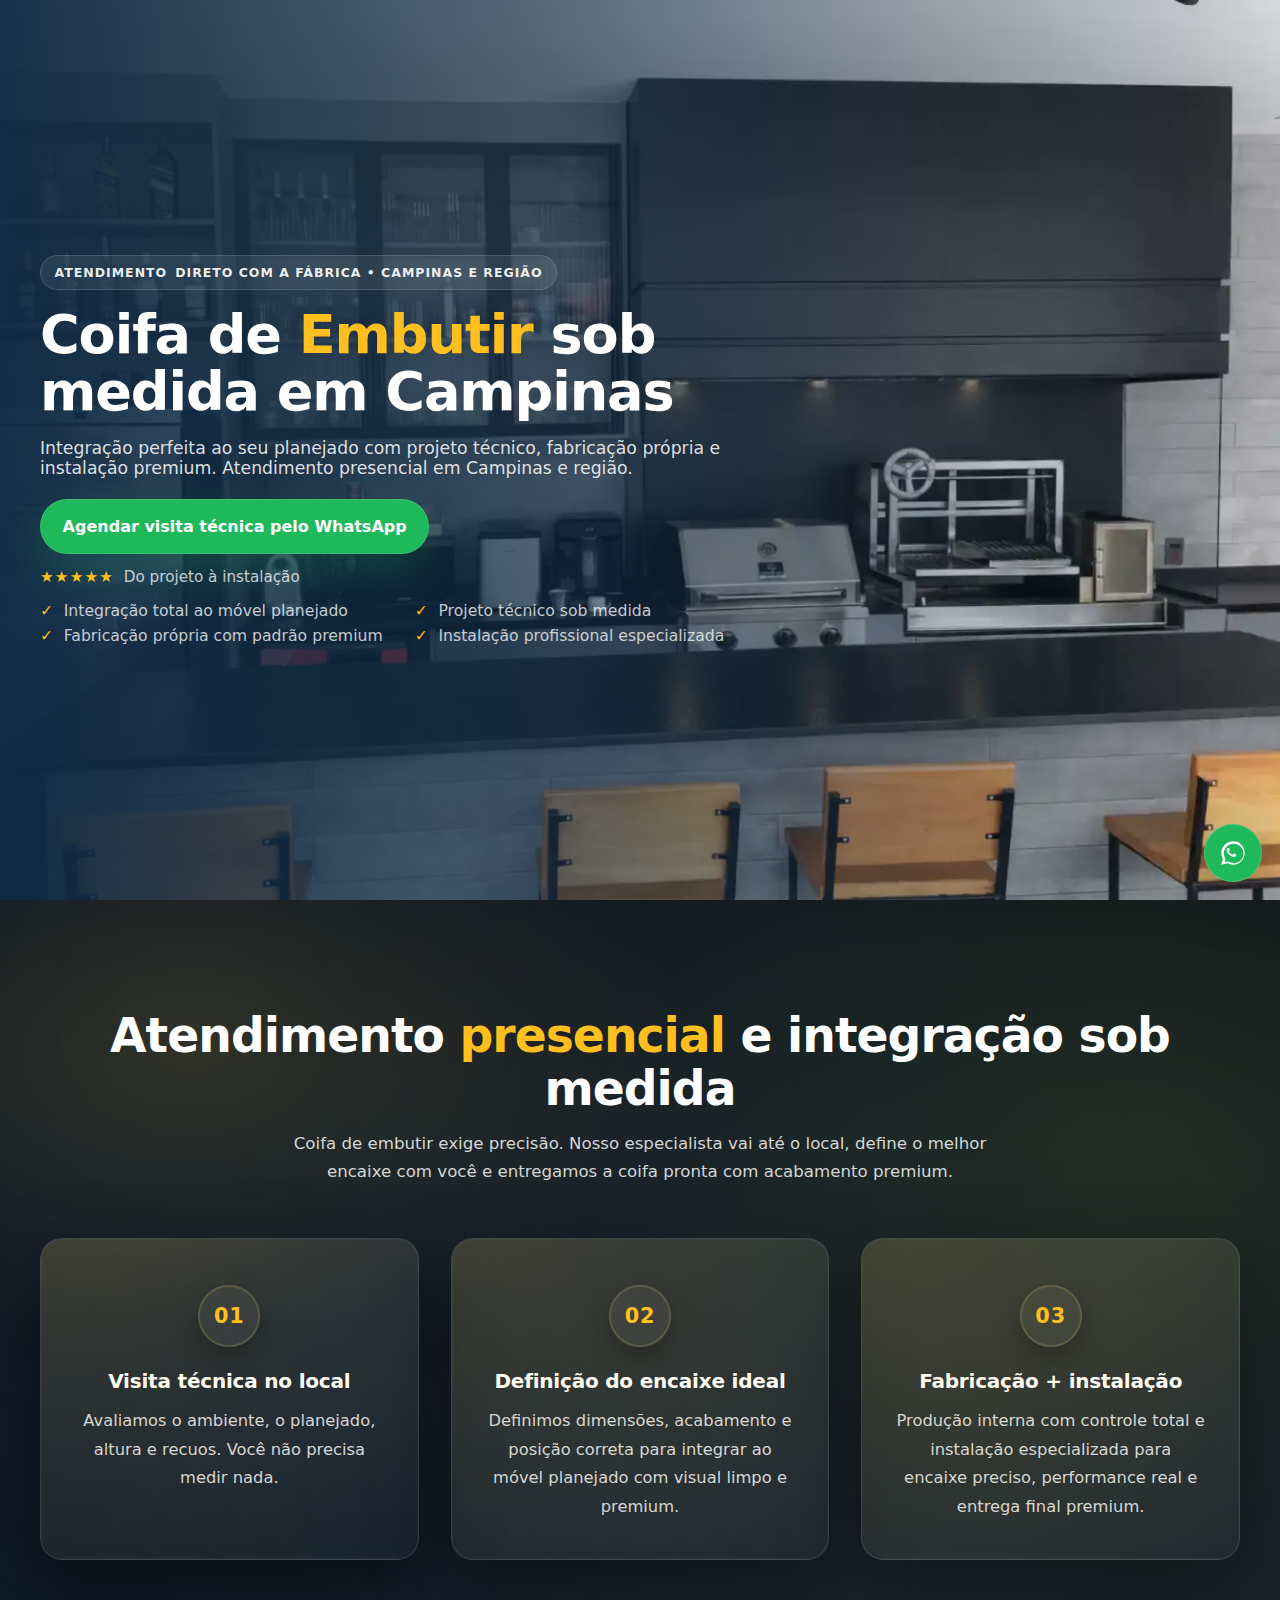
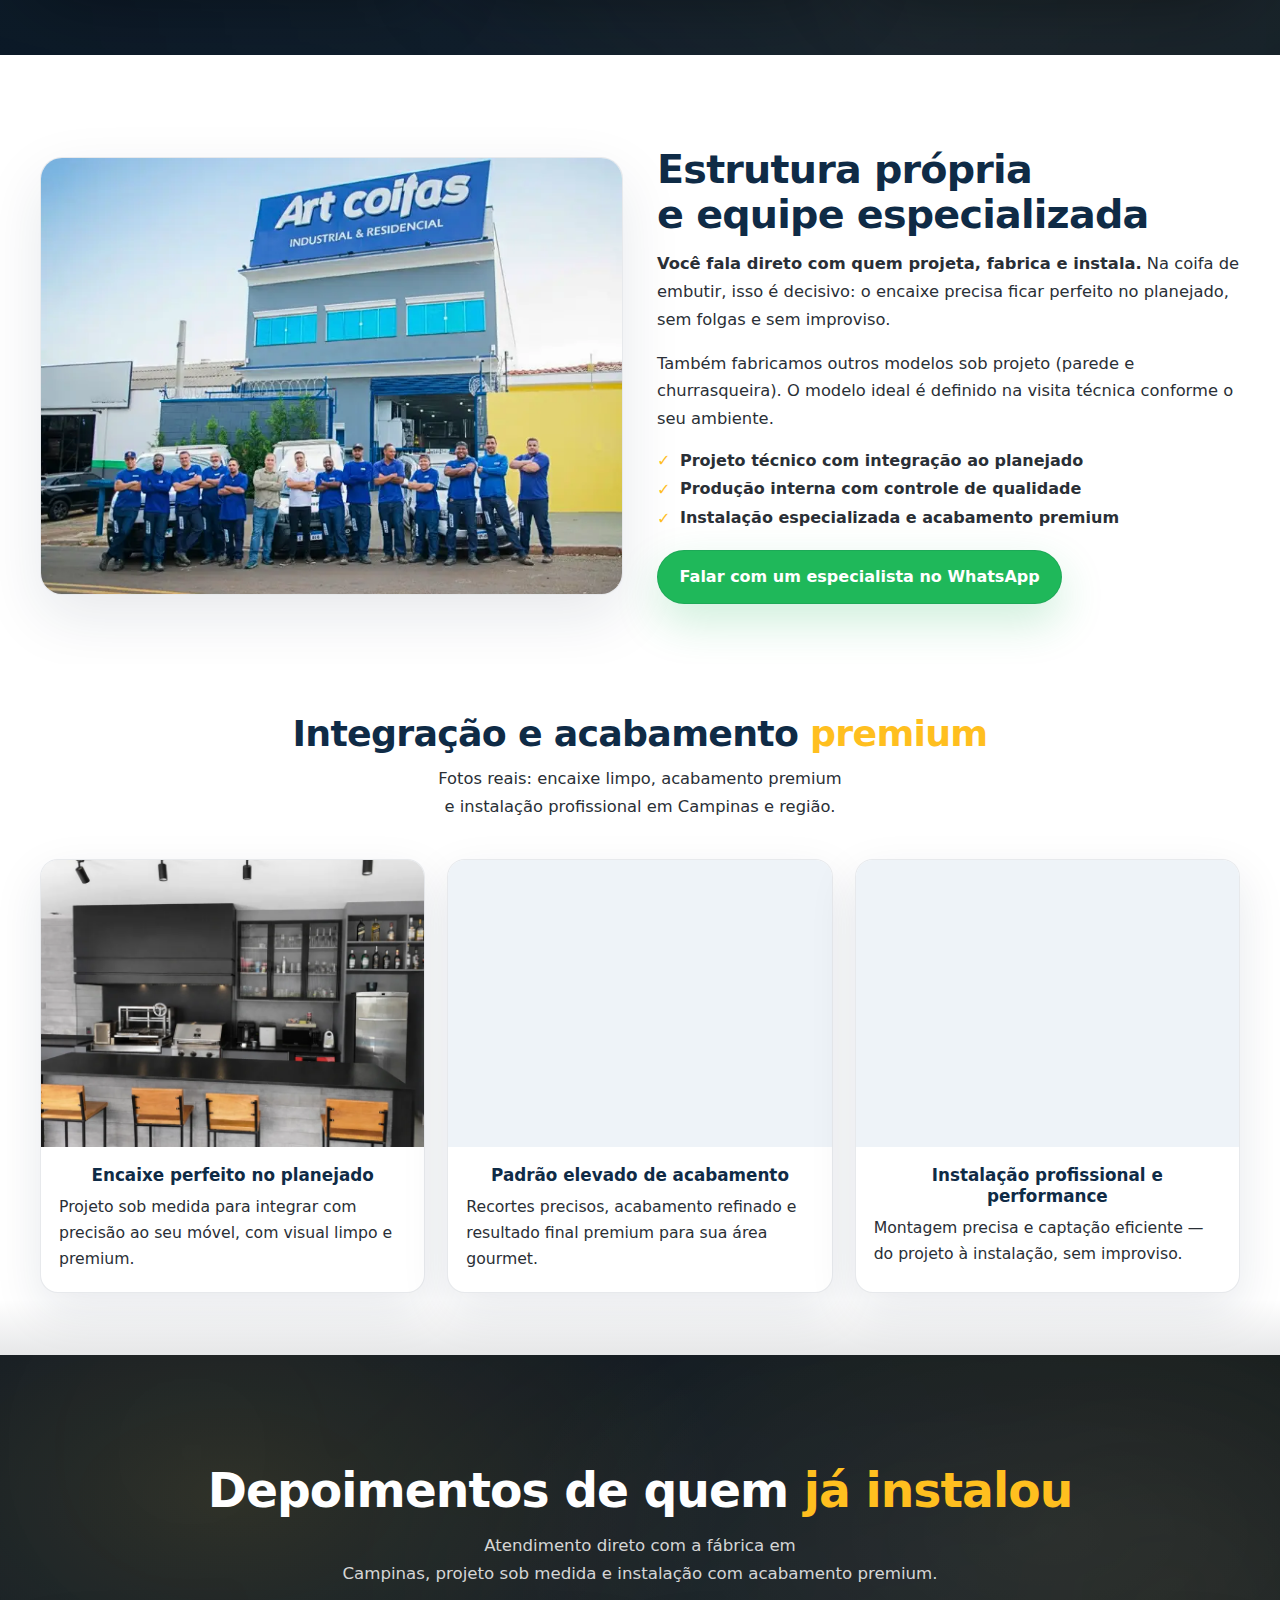
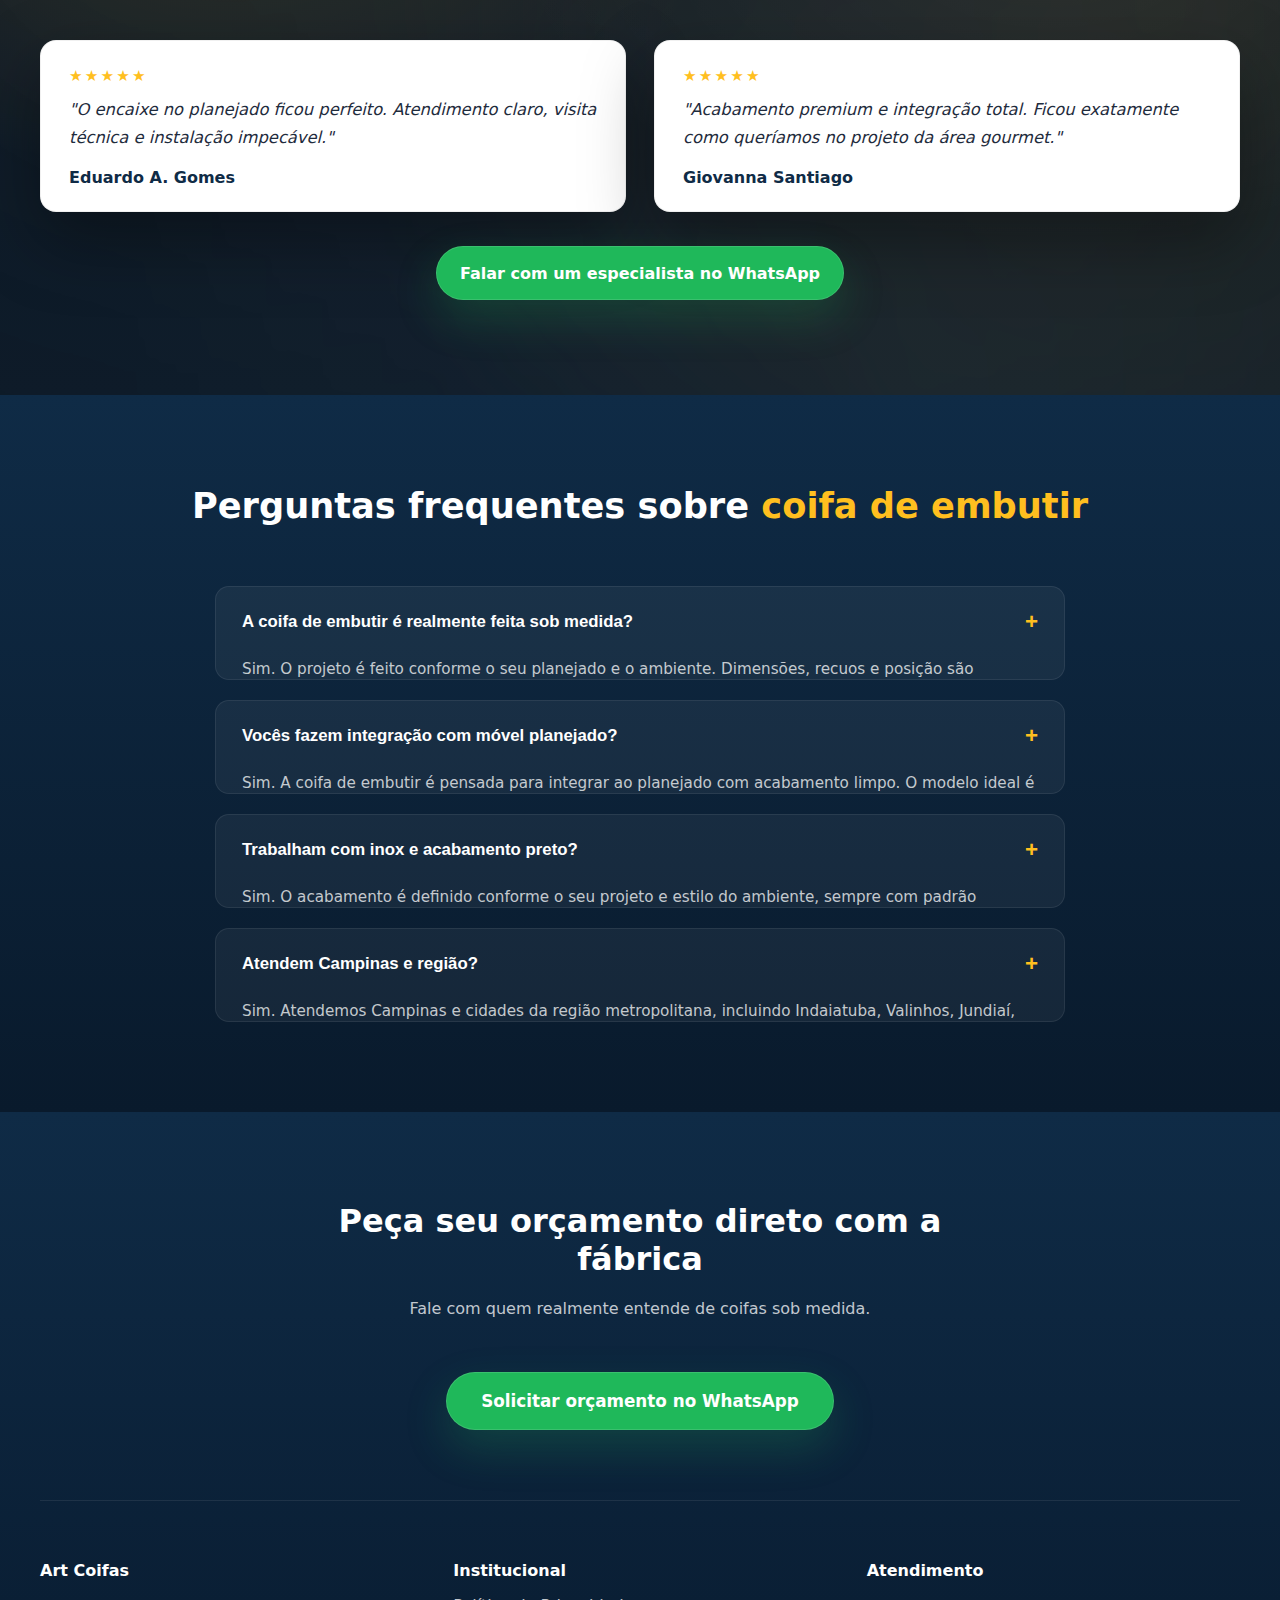
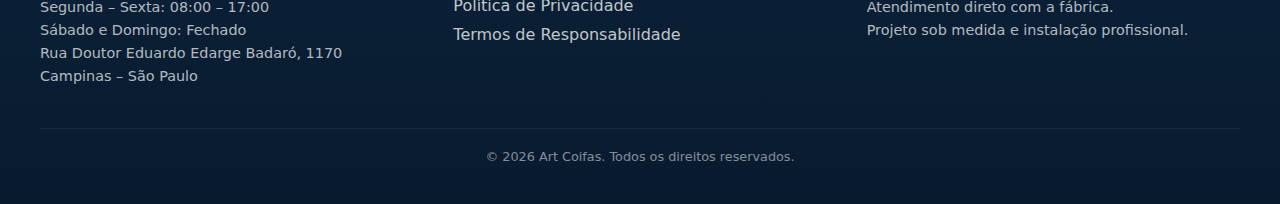
<file: coifa-de-embutir-campinas.html>
<!DOCTYPE html>
<html lang="pt-BR">
<head>
  <meta charset="UTF-8" />
  <meta name="viewport" content="width=device-width, initial-scale=1.0" />

  <title>Coifa de Embutir Sob Medida em Campinas | Fabricação + Instalação | Art Coifas</title>
  <meta name="description" content="Coifa de embutir sob medida em Campinas e região. Projeto técnico, fabricação própria e instalação premium integrada ao seu planejado. Orçamento direto no WhatsApp." />

  <!-- Favicons (pasta /favicon) -->
  <link rel="icon" href="/favicon/favicon.ico" sizes="any">
  <link rel="icon" type="image/png" sizes="32x32" href="/favicon/favicon-32x32.png">
  <link rel="icon" type="image/png" sizes="16x16" href="/favicon/favicon-16x16.png">
  <link rel="apple-touch-icon" href="/favicon/apple-touch-icon.png">

  <!-- =======================================================================
    CONFIG IMAGENS + ALTs (EDITE AQUI QUANDO FOR TRANSFORMAR EM MODELO)
    Regra: troque os nomes/ALTs aqui e depois use Ctrl+F pelo nome do arquivo.

    HERO (DESKTOP BACKGROUND - CSS só no breakpoint desktop)
    - src: images/hero-embutir-desktop.webp  (1920x1080)
    - alt (referência): Coifa de embutir preta instalada em área gourmet moderna com bancada e churrasqueira

    HERO (MOBILE IMG - LCP real com <img>)
    - src menor (NOVA): images/hero-mobile-640-embutir.webp (640x480)
    - src padrão (já existe): images/hero-mobile-embutir.webp (800x600)
    - alt: Coifa de embutir preta integrada em bancada gourmet com churrasqueira e iluminação focada

    BLOCO ESTRUTURA (IMG)
    - src: images/estrutura-coifa-de-embutir-10.webp
    - alt: Equipe de instaladores uniformizados em frente à fachada da fábrica Art Coifas

    BLOCO GALERIA (3 IMGS)
    - src: images/produto-4.webp
    - alt: Coifa de embutir preta instalada sobre churrasqueira de inox em ambiente gourmet planejado

    - src: images/produto-5.webp
    - alt: Duas coifas de embutir em inox instaladas em armário planejado de madeira clara

    - src: images/produto-6.webp
    - alt: Coifa de embutir preta instalada sobre churrasqueira com sistema de parrilla e motor
  ======================================================================== -->

  <!-- LCP: PRELOADS CORRETOS (mobile com imagesrcset/imagesizes + desktop com media) -->
  <link
    rel="preload"
    as="image"
    href="images/hero-mobile-640-embutir.webp"
    fetchpriority="high"
    media="(max-width: 991px)"
    imagesrcset="images/hero-mobile-640-embutir.webp 640w, images/hero-mobile-embutir.webp 800w"
    imagesizes="100vw"
  />
  <link
    rel="preload"
    as="image"
    href="images/hero-embutir-desktop.webp"
    media="(min-width: 992px)"
  />

  <!-- Schema -->
  <script type="application/ld+json">
  {
    "@context":"https://schema.org",
    "@type":"LocalBusiness",
    "@id":"https://artcoifascampinas.com.br/#localbusiness",
    "name":"Art Coifas",
    "url":"https://artcoifascampinas.com.br/",
    "telephone":"+55 19 3213-1636",
    "address":{
      "@type":"PostalAddress",
      "streetAddress":"Rua Doutor Eduardo Edarge Badaró, 1170",
      "addressLocality":"Campinas",
      "addressRegion":"SP",
      "addressCountry":"BR"
    },
    "areaServed":{
      "@type":"AdministrativeArea",
      "name":"Campinas e região"
    },
    "makesOffer":[
      {
        "@type":"Offer",
        "url":"https://artcoifascampinas.com.br/coifa-de-embutir-campinas.html",
        "itemOffered":{
          "@type":"Service",
          "name":"Coifa de embutir sob medida (fabricação e instalação)",
          "serviceType":"Projeto, fabricação e instalação de coifa de embutir sob medida",
          "areaServed":{
            "@type":"AdministrativeArea",
            "name":"Campinas e região"
          }
        }
      }
    ]
  }
  </script>

 <style>
  :root{
    -webkit-text-size-adjust: 100%;
    --brand:#0f2b46;
    --gold:#ffbf1f;
    --text:#ffffff;
    --muted:rgba(255,255,255,.86);
    --muted2:rgba(255,255,255,.76);
    --wa:#1fb85a;
    --light:#f2f5f9;
    --light2:#eaf0f6;
    --dark:#07111c;
    --dark2:#0a1826;
  }

  *{margin:0;padding:0;box-sizing:border-box}
  html, body{
    overflow-x: hidden;
    max-width: 100vw;
    margin: 0;
    padding: 0;
    position: relative;
  }
  body{
    font-family:system-ui,-apple-system,Segoe UI,Roboto,Arial,sans-serif;
    background:#0b0f14;
    color:#111;
  }
  img{max-width:100%;height:auto;display:block}
  h1, h2{ overflow-wrap: break-word; }
  a{color:inherit}
  .wrap{
    width:min(1100px, calc(100% - 2.5rem));
    margin:0 auto;
  }

  /* ================= INÍCIO DO BLOCO: HERO ================= */
  .hero{
    background: var(--brand);
    color: var(--text);
  }
  .eyebrow{
    display:inline-flex;
    gap:.5rem;
    font-weight:800;
    letter-spacing:.08em;
    text-transform:uppercase;
    font-size:.78rem;
    padding:.55rem .85rem;
    border-radius:999px;
    background:rgba(255,255,255,.08);
    border:1px solid rgba(255,255,255,.14);
    color:rgba(255,255,255,.92);
  }
  .title{
    margin-top:1.1rem;
    font-size: clamp(2.1rem, 1.3rem + 2.6vw, 4rem);
    line-height:1.05;
    letter-spacing:-0.02em;
  }
  .accent{color:var(--gold)}
  .lead{
    margin-top:1.05rem;
    max-width:62ch;
    font-size:1.08rem;
    color:var(--muted);
  }
  .btn{
    display:inline-flex;
    align-items:center;
    gap:.65rem;
    margin-top:1.35rem;
    padding:1.05rem 1.35rem;
    border-radius:999px;
    font-weight:900;
    text-decoration:none;
    border:1px solid rgba(255,255,255,.12);
    transition:.2s ease;
    user-select:none;
  }
  .btn--wa{
    background: var(--wa);
    color:#fff;
    box-shadow:0 18px 44px rgba(31,184,90,.22);
  }
  .btn--wa:hover{
    transform:translateY(-2px);
    box-shadow:0 22px 60px rgba(31,184,90,.28);
  }
  .micro{
    margin-top:.9rem;
    display:flex;
    gap:.6rem;
    color:var(--muted2);
    font-size:.95rem;
    align-items:center;
  }
  .stars{color:var(--gold);letter-spacing:.08em}
  .bullets{
    margin-top:.95rem;
    list-style:none;
    display:grid;
    gap:.35rem;
    color:var(--muted2);
    font-size:.98rem;
  }
  .check{color:var(--gold);font-weight:900;margin-right:.35rem}
  .hero__inner{ padding: 2.2rem 0 1.4rem; }

  /* Anti-CLS: box reservado do HERO no mobile */
  .hero__media{
    margin-top: 1.25rem;
    border-radius: 18px;
    overflow:hidden;
    border:1px solid rgba(255,255,255,.12);
    box-shadow: 0 18px 50px rgba(0,0,0,.30);
    background: rgba(255,255,255,.06);
  }
  .hero__media img{
    width:100%;
    aspect-ratio:4/3;
    object-fit:cover;
  }

  .desktop-only{display:none;}

  @media (min-width: 992px){
    .desktop-only{display:inline;}
    .hero{
      position:relative;
      min-height:100vh;
      overflow:hidden;
    }

    /* HERO DESKTOP: background no CSS só no breakpoint desktop */
    .hero::before{
      content:"";
      position:absolute;
      inset:0;
      background-image: url("images/hero-embutir-desktop.webp");
      background-size: cover;
      background-position: center;
      background-repeat: no-repeat;
      z-index:0;
    }

    .hero::after{
      content:"";
      position:absolute;
      inset:0;
      background:
        linear-gradient(90deg,
          rgba(15,43,70,.96) 0%,
          rgba(15,43,70,.64) 45%,
          rgba(15,43,70,.08) 100%
        ),
        radial-gradient(900px 600px at 20% 18%, rgba(255,191,31,.18), transparent 55%);
      z-index:1;
      pointer-events:none;
    }
    .hero__inner{
      position:relative;
      z-index:2;
      min-height:100vh;
      display:flex;
      align-items:center;
      padding:0;
    }
    .hero__media{display:none;}
    .bullets{
      grid-template-columns:max-content max-content;
      gap:.35rem 2rem;
    }
    .title{max-width:19ch;}
    .wrap{ width:min(1200px, calc(100% - 5rem)); }
  }
  /* ================= FIM DO BLOCO: HERO ================= */


  /* ================= INÍCIO DO BLOCO: 3 CARDS (FLOW) ================= */
  .flow{
    background:
      radial-gradient(900px 520px at 15% 20%, rgba(255,191,31,.12), transparent 55%),
      radial-gradient(900px 520px at 85% 30%, rgba(31,184,90,.06), transparent 60%),
      linear-gradient(180deg, var(--dark) 0%, var(--dark2) 100%);
    padding:110px 0 95px;
    color:#fff;
    position:relative;
    overflow:hidden;
  }
  .flow::before{
    content:"";
    position:absolute;
    inset:-20%;
    background:
      radial-gradient(circle at 25% 25%, rgba(255,255,255,.06), transparent 55%),
      radial-gradient(circle at 80% 40%, rgba(255,191,31,.10), transparent 55%),
      radial-gradient(circle at 65% 85%, rgba(255,255,255,.05), transparent 58%);
    filter: blur(18px);
    pointer-events:none;
    opacity:.85;
  }
  .flow .wrap{ position:relative; z-index:1; }
  .flow__title{
    text-align:center;
    font-size: clamp(2rem, 1.35rem + 2vw, 3rem);
    line-height:1.12;
    letter-spacing:-0.02em;
    font-weight:900;
    margin-bottom:14px;
  }
  .flow__title .accent{ color: var(--gold); }
  .flow__sub{
    text-align:center;
    max-width:72ch;
    margin: 0 auto 52px;
    color: rgba(255,255,255,.82);
    line-height:1.7;
    font-size:1.04rem;
  }
  .flow__grid{
    display:grid;
    gap:22px;
  }
  @media (min-width: 992px){
    .flow__grid{
      grid-template-columns: repeat(3, 1fr);
      gap:32px;
    }
  }
  .flow__card{
    position:relative;
    border-radius:22px;
    padding:42px 34px 38px;
    background:
      linear-gradient(180deg,
        rgba(255,255,255,.07) 0%,
        rgba(255,255,255,.03) 100%);
    border:1px solid rgba(255,255,255,.12);
    box-shadow:
      0 30px 80px rgba(0,0,0,.45),
      inset 0 0 0 1px rgba(255,255,255,.04);
    overflow:hidden;
    min-height:260px;
    display:flex;
    flex-direction:column;
    align-items:center;
    justify-content:flex-start;
    transition: transform .28s ease, border-color .28s ease, box-shadow .28s ease, background .28s ease;
  }
  .flow__card::after{
    content:"";
    position:absolute;
    inset:-70%;
    background: radial-gradient(circle at 30% 30%, rgba(255,191,31,.20), transparent 55%);
    transform: rotate(8deg);
    opacity:.55;
    pointer-events:none;
  }
  .flow__card:hover{
    transform: translateY(-10px);
    border-color: rgba(255,191,31,.42);
    box-shadow: 0 40px 110px rgba(0,0,0,.55);
    background:
      linear-gradient(180deg,
        rgba(255,255,255,.09) 0%,
        rgba(255,255,255,.04) 100%);
  }
  .flow__num{
    width:62px;height:62px;border-radius:999px;
    display:flex;align-items:center;justify-content:center;
    font-weight:900;color: var(--gold);
    background: rgba(255,255,255,.05);
    border: 1px solid rgba(255,255,255,.16);
    box-shadow: inset 0 0 0 1px rgba(255,191,31,.18), 0 10px 25px rgba(0,0,0,.35);
    margin: 4px auto 22px;
    font-size: 1.3rem;
    letter-spacing:.04em;
  }
  .flow__card h3{
    text-align:center;
    font-size:1.25rem;
    font-weight:900;
    margin-bottom:14px;
    letter-spacing:-0.01em;
    color:#fff;
  }
  .flow__card p{
    text-align:center;
    color: rgba(255,255,255,.82);
    line-height:1.75;
    font-size:1.02rem;
    max-width:32ch;
  }
  /* ================= FIM DO BLOCO: 3 CARDS (FLOW) ================= */


  /* ================= INÍCIO DO BLOCO: ESTRUTURA ================= */
  .structure{
    background:#ffffff;
    padding:92px 0 60px;
  }
  .structure__grid{
    display:grid;
    gap:34px;
    align-items:center;
  }
  @media (min-width: 992px){
    .structure__grid{ grid-template-columns: 1fr 1fr; }
  }
  .structure__media{
    border-radius:22px;
    overflow:hidden;
    border:1px solid rgba(15,43,70,0.10);
    box-shadow:0 22px 60px rgba(15,43,70,0.10);
    background:#fff;
    box-sizing: border-box; width: 100%;
  }
  .structure__media img{ width:100%; height:auto; display:block; }
  .structure__title{
    font-size: clamp(1.8rem, 1.2rem + 1.6vw, 2.5rem);
    line-height:1.12;
    letter-spacing:-0.02em;
    color:var(--brand);
    font-weight:900;
    margin-bottom:14px;
  }
  .structure__text{
    color:#2a2f36;
    line-height:1.7;
    font-size:1.02rem;
    margin-bottom:16px;
    max-width:60ch;
  }
  .structure__list{
    list-style:none;
    display:grid;
    gap:.55rem;
    margin:18px 0 22px;
    color:#2a2f36;
    font-weight:700;
  }
  .structure__list li{ display:flex; gap:.6rem; align-items:flex-start; }
  .structure__list .mark{ color:var(--gold); font-weight:900; margin-top:.05rem; }
  .structure__cta .btn{ margin-top:0; border-color: rgba(15,43,70,0.10); }
  /* ================= FIM DO BLOCO: ESTRUTURA ================= */


  /* ================= INÍCIO DO BLOCO: GALERIA (3 CARDS) ================= */
  .piramidal-gallery{
    background:#ffffff;
    padding:48px 0 62px;
    position: relative;
    overflow: hidden;
  }
  .piramidal-gallery::after{
    content:"";
    position:absolute;
    left:0; right:0; bottom:-1px;
    height: 56px;
    background: linear-gradient(to bottom, rgba(255,255,255,0) 0%, rgba(7,17,28,.10) 100%);
    pointer-events:none;
  }
  .piramidal-gallery__title{
    text-align:center;
    color: var(--brand);
    font-weight: 900;
    letter-spacing: -0.02em;
    font-size: clamp(1.7rem, 1.15rem + 1.4vw, 2.35rem);
    margin-bottom: 10px;
  }
  .piramidal-gallery__sub{
    text-align:center;
    max-width: 74ch;
    margin: 0 auto 38px;
    color: #2a2f36;
    line-height: 1.7;
    font-size: 1.02rem;
    text-wrap: balance;
  }
  .piramidal-gallery__grid{
    display:grid;
    gap: 18px;
  }
  @media (min-width: 992px){
    .piramidal-gallery__grid{
      grid-template-columns: repeat(3, 1fr);
      gap: 22px;
    }
  }
  .piramidal-card{
    border-radius: 18px;
    overflow: hidden;
    background: #fff;
    border: 1px solid rgba(15,43,70,0.10);
    box-shadow: 0 18px 48px rgba(15,43,70,0.10);
    transition: transform .22s ease, box-shadow .22s ease, border-color .22s ease;
  }
  .piramidal-card:hover{
    transform: translateY(-6px);
    border-color: rgba(255,191,31,.55);
    box-shadow: 0 26px 70px rgba(15,43,70,0.14);
  }
  .piramidal-card__media{
    width: 100%;
    aspect-ratio: 4 / 3;
    background: #eef3f8;
  }
  .piramidal-card__media img{
    width: 100%;
    height: 100%;
    object-fit: cover;
    display:block;
  }
  .piramidal-card__body{ padding: 18px 18px 20px; }
  .piramidal-card__h{
    color: var(--brand);
    font-weight: 900;
    font-size: 1.05rem;
    line-height: 1.25;
    margin-bottom: 8px;
    text-align:center;
  }
  .piramidal-card__p{
    color:#2a2f36;
    line-height: 1.65;
    font-size: .98rem;
  }
  /* ================= FIM DO BLOCO: GALERIA (3 CARDS) ================= */


  /* ================= INÍCIO DO BLOCO: DEPOIMENTOS ================= */
  .testimonials{
    background:
      radial-gradient(900px 520px at 18% 22%, rgba(255,191,31,.12), transparent 55%),
      radial-gradient(900px 520px at 82% 28%, rgba(255,255,255,.06), transparent 60%),
      linear-gradient(180deg, #07111c 0%, #0a1826 100%);
    padding: 110px 0 77px;
    color:#fff;
    position:relative;
    overflow:hidden;
  }
  .testimonials::before{
    content:"";
    position:absolute;
    inset:-20%;
    background:
      radial-gradient(circle at 25% 25%, rgba(255,255,255,.06), transparent 55%),
      radial-gradient(circle at 80% 40%, rgba(255,191,31,.10), transparent 55%),
      radial-gradient(circle at 65% 85%, rgba(255,255,255,.05), transparent 58%);
    filter: blur(18px);
    pointer-events:none;
    opacity:.85;
  }
  .testimonials .wrap{ position:relative; z-index:1; }

  .testimonials__title{
    text-align:center;
    font-size: clamp(2rem, 1.35rem + 2vw, 3rem);
    line-height:1.12;
    letter-spacing:-0.02em;
    font-weight:900;
    margin-bottom:14px;
  }
  .testimonials__title .accent{ color: var(--gold); }
  .testimonials__title .tline2{ display:inline; }

  .testimonials__sub{
    text-align:center;
    max-width:78ch;
    margin: 0 auto 52px;
    color: rgba(255,255,255,.82);
    line-height:1.7;
    font-size:1.04rem;
  }
  .testimonials__sub .subline{ display:inline; }

  .testimonials__grid{
    display:grid;
    gap:22px;
    align-items:stretch;
  }
  @media (min-width: 992px){
    .testimonials__grid{ grid-template-columns: repeat(2, 1fr); gap:28px; }
    .testimonials__sub .subline:nth-child(2)::before{
      content:"\A";
      white-space:pre;
    }
  }

  .tcard{
    background:#fff;
    border-radius:16px;
    padding:28px 28px 24px;
    box-shadow: 0 28px 70px rgba(0,0,0,.35);
    border: 1px solid rgba(0,0,0,.06);
    transition: transform .25s ease, box-shadow .25s ease;
    height:100%;
    display:flex;
    flex-direction:column;
    justify-content:space-between;
    min-height: 168px;
  }
  .tcard:hover{
    transform: translateY(-6px);
    box-shadow: 0 36px 95px rgba(0,0,0,.42);
  }
  .tstars{ color: var(--gold); letter-spacing:.14em; font-size: .95rem; margin-bottom: 12px; line-height:1; }
  .tquote{ color:#1a2533; font-size: 1.02rem; line-height: 1.7; margin-bottom: 16px; }
  .tquote em{ font-style: italic; color:#1f2c3d; }
  .tauthor{ font-weight:900; color:#0f2b46; font-size: 1rem; }

  .testimonials__cta{
    margin-top: 34px;
    margin-bottom: 18px;
    display:flex;
    justify-content:center;
  }
  .testimonials__cta a{
    display:inline-flex;
    align-items:center;
    justify-content:center;
    gap:.65rem;
    padding:1.05rem 1.45rem;
    border-radius:999px;
    font-weight:900;
    text-decoration:none;
    background:#1fb85a;
    color:#fff;
    border:1px solid rgba(255,255,255,.12);
    box-shadow:0 18px 44px rgba(31,184,90,.22);
    transition:.2s ease;
    user-select:none;
  }
  .testimonials__cta a:hover{
    transform: translateY(-2px);
    box-shadow:0 22px 60px rgba(31,184,90,.28);
  }

  @media (max-width: 768px){
    .testimonials{ padding: 98px 0 74px; }
    .testimonials__title .tline2{ display:block; margin-top:.15em; }
    .testimonials__sub{ max-width: 34ch; margin: 0 auto 42px; }
    .testimonials__sub .subline{ display:block; }
  }
  /* ================= FIM DO BLOCO: DEPOIMENTOS ================= */


  /* ================= INÍCIO DO BLOCO: FAQ ================= */
  .faq-dark{
    padding:90px 0;
    background: linear-gradient(180deg, #0f2b46 0%, #091a2c 100%);
    color:#fff;
  }
  .faq-dark__title{
    text-align:center;
    font-size:2.2rem;
    font-weight:900;
    margin-bottom:60px;
  }
  .faq-dark__title span{ color: var(--gold); }
  .faq-dark__list{
    max-width:850px;
    margin:0 auto;
    display:flex;
    flex-direction:column;
    gap:20px;
  }
  .faq-dark__item{
    background: rgba(255,255,255,.05);
    border-radius:14px;
    border:1px solid rgba(255,255,255,.08);
    overflow:hidden;
    transition:.3s ease;
  }
  .faq-dark__question{
    width:100%;
    background:none;
    border:none;
    padding:22px 26px;
    font-size:1.05rem;
    font-weight:700;
    color:#fff;
    text-align:left;
    cursor:pointer;
    display:flex;
    justify-content:space-between;
    align-items:center;
  }
  .faq-dark__question span{
    font-size:1.4rem;
    color: var(--gold);
    transition:.3s ease;
  }
  .faq-dark__answer{
    padding:0 26px 22px;
    font-size:0.95rem;
    color:rgba(255,255,255,.75);
    line-height:1.7;
    max-height:0;
    overflow:hidden;
    transition:max-height .4s ease;
  }
  .faq-dark__item.active{
    border-color: rgba(255,191,31,.48);
    background: rgba(255,255,255,.08);
  }
  .faq-dark__item.active .faq-dark__answer{ max-height:300px; }
  .faq-dark__item.active .faq-dark__question span{ transform: rotate(45deg); }
  /* ================= FIM DO BLOCO: FAQ ================= */


  /* ================= INÍCIO DO BLOCO: CTA FOOTER ================= */
  .cta-footer{
    padding:90px 0 40px;
    background: linear-gradient(180deg, #0f2b46 0%, #081a2e 100%);
    color:#fff;
  }
  .cta-footer__cta{
    text-align:center;
    max-width:700px;
    margin:0 auto 70px;
  }
  .cta-footer__cta h2{
    font-size:2rem;
    font-weight:900;
    margin-bottom:18px;
  }
  .cta-footer__cta p{
    color:rgba(255,255,255,.75);
    margin-bottom:28px;
    line-height:1.6;
  }
  .btn--big{
    padding:18px 34px;
    font-size:1.05rem;
    font-weight:700;
  }
  .cta-footer__divider{
    height:1px;
    background:rgba(255,255,255,.08);
    margin-bottom:60px;
  }
  .cta-footer__info{
    display:grid;
    grid-template-columns:repeat(auto-fit,minmax(220px,1fr));
    gap:40px;
    margin-bottom:40px;
  }
  .cta-footer__col h3{
    font-size:1rem;
    margin-bottom:16px;
    font-weight:800;
  }
  .cta-footer__col p{
    font-size:.9rem;
    line-height:1.6;
    color:rgba(255,255,255,.7);
  }
  .cta-footer__col ul{ list-style:none; padding:0; margin:0; }
  .cta-footer__col li{ margin-bottom:10px; }
  .cta-footer__col a{
    color:rgba(255,255,255,.75);
    text-decoration:none;
    transition:.3s ease;
  }
  .cta-footer__col a:hover{ color:var(--gold); }
  .cta-footer__copy{
    text-align:center;
    font-size:.8rem;
    color:rgba(255,255,255,.5);
    border-top:1px solid rgba(255,255,255,.06);
    padding-top:20px;
  }
  /* ================= FIM DO BLOCO: CTA FOOTER ================= */


  /* ================= INÍCIO DO BLOCO: BOTÃO FLUTUANTE WHATSAPP ================= */
  .wa-float{
    position:fixed;
    right:18px;
    bottom:18px;
    z-index:9999;
    display:flex;
    align-items:center;
    justify-content:center;
    width:58px;
    height:58px;
    border-radius:999px;
    background: var(--wa);
    box-shadow: 0 18px 50px rgba(0,0,0,.35);
    border: 1px solid rgba(255,255,255,.18);
    text-decoration:none;
    transition: transform .2s ease, box-shadow .2s ease;
    user-select:none;
  }
  .wa-float:hover{
    transform: translateY(-2px);
    box-shadow: 0 22px 60px rgba(0,0,0,.42);
  }
  .wa-float svg{
    width:28px;
    height:28px;
    display:block;
    fill:#fff;
  }
  .wa-float__hint{
    position:absolute;
    right:72px;
    bottom:50%;
    transform: translateY(50%);
    background: rgba(10, 24, 38, .92);
    color:#fff;
    border: 1px solid rgba(255,255,255,.14);
    padding:10px 12px;
    border-radius:12px;
    font-weight:800;
    font-size:.9rem;
    box-shadow: 0 18px 50px rgba(0,0,0,.32);
    opacity:0;
    pointer-events:none;
    transition: opacity .18s ease, transform .18s ease;
  }
  .wa-float:hover .wa-float__hint{
    opacity:1;
    transform: translateY(50%) translateX(-4px);
  }
  /* ================= FIM DO BLOCO: BOTÃO FLUTUANTE WHATSAPP ================= */


  /* ================= MOBILE PADRÃO CONGELÁVEL (SÓ MOBILE / NÃO MEXE NO DESKTOP) ================= */
  @media (max-width: 768px){
    .hero__inner{ padding: 1.9rem 0 1.05rem; }
    .hero__media{ margin-top: 1.0rem; }
    .flow{ padding: 94px 0 90px; }

    /* 1) TÍTULOS (CENTRO) */
    .title,
    .flow__title,
    .structure__title,
    .piramidal-gallery__title,
    .testimonials__title,
    .faq-dark__title,
    .cta-footer__cta h2{
      text-align:center !important;
    }
    .piramidal-card__h{ text-align:center !important; }

    /* 2) CTA (CENTRO) + PADRÃO */
    .btn,
    .testimonials__cta a,
    .structure__cta .btn,
    .cta-footer__cta .btn{
      margin-left:auto !important;
      margin-right:auto !important;
      justify-content:center !important;
    }

    /* 3) TEXTOS LONGOS + LISTAS (ESQUERDA) = LEITURA PREMIUM */
    .structure__text,
    .structure__list,
    .piramidal-gallery__sub,
    .piramidal-card__p,
    .flow__sub,
    .testimonials__sub,
    .cta-footer__cta p{
      text-align:left !important;
      margin-left:0 !important;
      margin-right:0 !important;
      max-width: 60ch !important;
    }

    /* Mantém o bloco "sub" com bom tamanho de linha no mobile */
    .piramidal-gallery__sub,
    .flow__sub,
    .testimonials__sub{
      max-width: 38ch !important;
    }

    /* 4) CORREÇÃO DO "BURACO" NO BLOCO ESTRUTURA (CTA MAIS "DESCIDO" E LIMPO) */
    .structure__list{ margin-bottom: 16px !important; }
    .structure__cta{ margin-top: 26px !important; }
    .structure__cta .btn{ margin-top: 0 !important; }
    .structure__cta{ padding-top: 10px !important; }

    /* 5) DEPOIMENTOS: CTA COM RESPIRO CONSISTENTE */
    .testimonials__cta{ margin-top: 44px !important; }

    /* BOTÃO FLUTUANTE WHATSAPP */
    .wa-float__hint{ display:none; }

    /* CORREÇÃO DE CORTE (TEXTO) */
    h1, h2, h3, .title, .flow__title, .structure__title, .piramidal-gallery__title, .testimonials__title, .faq-dark__title {
      word-wrap: break-word; overflow-wrap: break-word;
    }
    .title .accent { white-space: normal !important; }
  }

  @media (min-width: 992px){
    .cta-footer__cta p{
      max-width: 80ch;
      margin-left:auto;
      margin-right:auto;
    }
  }
</style>
</head>

<body>

<!-- ================= INÍCIO DO BLOCO: HERO ================= -->
<header class="hero">
  <div class="hero__inner">
    <div class="wrap">
      <div class="eyebrow">
        <span class="desktop-only">ATENDIMENTO </span>DIRETO COM A FÁBRICA • CAMPINAS E REGIÃO
      </div>

      <h1 class="title">
        Coifa de <span class="accent">Embutir</span> sob medida em Campinas
      </h1>

      <p class="lead">
        Integração perfeita ao seu planejado com projeto técnico, fabricação própria e instalação premium.
        Atendimento presencial em Campinas e região.
      </p>

      <a class="btn btn--wa js-wa"
         href="#"
         target="_blank"
         rel="noopener"
         data-source="cta"
         data-code="COIFA DE EMBUTIR">
        Agendar visita técnica pelo WhatsApp
      </a>

      <div class="micro">
        <span class="stars">★★★★★</span>
        <span> Do projeto à instalação</span>
      </div>

      <ul class="bullets" aria-label="Diferenciais">
        <li><span class="check">✓</span> Integração total ao móvel planejado</li>
        <li><span class="check">✓</span> Projeto técnico sob medida</li>
        <li><span class="check">✓</span> Fabricação própria com padrão premium</li>
        <li><span class="check">✓</span> Instalação profissional especializada</li>
      </ul>

      <div class="hero__media">
        <img
          src="images/hero-mobile-640-embutir.webp"
          srcset="images/hero-mobile-640-embutir.webp 640w, images/hero-mobile-640-embutir.webp 800w"
          sizes="100vw"
          alt="Coifa de embutir preta integrada em bancada gourmet com churrasqueira e iluminação focada"
          width="800"
          height="600"
          loading="eager"
          fetchpriority="high"
          decoding="async"
        />
      </div>
    </div>
  </div>
</header>
<!-- ================= FIM DO BLOCO: HERO ================= -->


<!-- ================= INÍCIO DO BLOCO: 3 CARDS (FLOW) ================= -->
<section class="flow" aria-label="Etapas do atendimento">
  <div class="wrap">
    <h2 class="flow__title">Atendimento <span class="accent">presencial</span> e integração sob medida</h2>
    <p class="flow__sub">
      Coifa de embutir exige precisão. Nosso especialista vai até o local, define o melhor encaixe com você
      e entregamos a coifa pronta com acabamento premium.
    </p>

    <div class="flow__grid">
      <div class="flow__card">
        <div class="flow__num">01</div>
        <h3>Visita técnica no local</h3>
        <p>
          Avaliamos o ambiente, o planejado, altura e recuos.
          Você não precisa medir nada.
        </p>
      </div>

      <div class="flow__card">
        <div class="flow__num">02</div>
        <h3>Definição do encaixe ideal</h3>
        <p>
          Definimos dimensões, acabamento e posição correta para integrar ao móvel planejado com visual limpo e premium.
        </p>
      </div>

      <div class="flow__card">
        <div class="flow__num">03</div>
        <h3>Fabricação + instalação</h3>
        <p>
          Produção interna com controle total e instalação especializada para encaixe preciso,
          performance real e entrega final premium.
        </p>
      </div>
    </div>
  </div>
</section>
<!-- ================= FIM DO BLOCO: 3 CARDS (FLOW) ================= -->


<!-- ================= INÍCIO DO BLOCO: ESTRUTURA ================= -->
<section class="structure">
  <div class="wrap">
    <div class="structure__grid">
      <div class="structure__media">
        <img
          src="images/estrutura-coifa-de-embutir-10.webp"
          alt="Equipe de instaladores uniformizados em frente à fachada da fábrica Art Coifas"
          loading="lazy"
          decoding="async"
        />
      </div>

      <div class="structure__content">
        <h2 class="structure__title">
          Estrutura própria<br>
          e equipe especializada
        </h2>

        <p class="structure__text">
          <strong>Você fala direto com quem projeta, fabrica e instala.</strong>
          Na coifa de embutir, isso é decisivo: o encaixe precisa ficar perfeito no planejado, sem folgas e sem improviso.
        </p>

        <p class="structure__text">
          Também fabricamos outros modelos sob projeto (parede e churrasqueira).
          O modelo ideal é definido na visita técnica conforme o seu ambiente.
        </p>

        <ul class="structure__list" aria-label="Pontos de autoridade">
          <li><span class="mark">✓</span><span>Projeto técnico com integração ao planejado</span></li>
          <li><span class="mark">✓</span><span>Produção interna com controle de qualidade</span></li>
          <li><span class="mark">✓</span><span>Instalação especializada e acabamento premium</span></li>
        </ul>

        <div class="structure__cta">
          <a class="btn btn--wa js-wa"
             href="#"
             target="_blank"
             rel="noopener"
             data-source="cta"
             data-code="COIFA DE EMBUTIR">
            Falar com um especialista no WhatsApp
          </a>
        </div>
      </div>
    </div>
  </div>
</section>
<!-- ================= FIM DO BLOCO: ESTRUTURA ================= -->


<!-- ================= INÍCIO DO BLOCO: GALERIA (3 CARDS) ================= -->
<section class="piramidal-gallery" aria-label="Detalhes do produto">
  <div class="wrap">
    <h2 class="piramidal-gallery__title">Integração e acabamento <span class="accent">premium</span></h2>
    <p class="piramidal-gallery__sub">
      Fotos reais: encaixe limpo, acabamento premium e instalação profissional em Campinas e região.
    </p>

    <div class="piramidal-gallery__grid">
      <article class="piramidal-card">
        <div class="piramidal-card__media">
          <img
            src="images/produto-4.webp"
            alt="Coifa de embutir preta instalada sobre churrasqueira de inox em ambiente gourmet planejado"
            width="800"
            height="600"
            loading="lazy"
            decoding="async"
          />
        </div>
        <div class="piramidal-card__body">
          <h3 class="piramidal-card__h">Encaixe perfeito no planejado</h3>
          <p class="piramidal-card__p">Projeto sob medida para integrar com precisão ao seu móvel, com visual limpo e premium.</p>
        </div>
      </article>

      <article class="piramidal-card">
        <div class="piramidal-card__media">
          <img
            src="images/produto-5.webp"
            alt="Duas coifas de embutir em inox instaladas em armário planejado de madeira clara"
            width="800"
            height="600"
            loading="lazy"
            decoding="async"
          />
        </div>
        <div class="piramidal-card__body">
          <h3 class="piramidal-card__h">Padrão elevado de acabamento</h3>
          <p class="piramidal-card__p">Recortes precisos, acabamento refinado e resultado final premium para sua área gourmet.</p>
        </div>
      </article>

      <article class="piramidal-card">
        <div class="piramidal-card__media">
          <img
            src="images/produto-6.webp"
            alt="Coifa de embutir preta instalada sobre churrasqueira com sistema de parrilla e motor"
            width="800"
            height="600"
            loading="lazy"
            decoding="async"
          />
        </div>
        <div class="piramidal-card__body">
          <h3 class="piramidal-card__h">Instalação profissional e performance</h3>
          <p class="piramidal-card__p">Montagem precisa e captação eficiente — do projeto à instalação, sem improviso.</p>
        </div>
      </article>
    </div>
  </div>
</section>
<!-- ================= FIM DO BLOCO: GALERIA (3 CARDS) ================= -->


<!-- ================= INÍCIO DO BLOCO: DEPOIMENTOS ================= -->
<section class="testimonials" aria-label="Depoimentos de clientes">
  <div class="wrap">
    <h2 class="testimonials__title">
      Depoimentos de quem <span class="tline2 accent">já instalou</span>
    </h2>

    <p class="testimonials__sub">
      <span class="subline">Atendimento direto com a fábrica em</span>
      <span class="subline">Campinas, projeto sob medida e instalação com</span>
      <span class="subline">acabamento premium.</span>
    </p>

    <div class="testimonials__grid">
      <article class="tcard">
        <div>
          <div class="tstars" aria-label="5 estrelas">★★★★★</div>
          <p class="tquote">
            <em>"O encaixe no planejado ficou perfeito. Atendimento claro, visita técnica e instalação impecável."</em>
          </p>
        </div>
        <div class="tauthor">Eduardo A. Gomes</div>
      </article>

      <article class="tcard">
        <div>
          <div class="tstars" aria-label="5 estrelas">★★★★★</div>
          <p class="tquote">
            <em>"Acabamento premium e integração total. Ficou exatamente como queríamos no projeto da área gourmet."</em>
          </p>
        </div>
        <div class="tauthor">Giovanna Santiago</div>
      </article>
    </div>

    <div class="testimonials__cta">
      <a class="js-wa"
         href="#"
         target="_blank"
         rel="noopener"
         data-source="cta"
         data-code="COIFA DE EMBUTIR">
        Falar com um especialista no WhatsApp
      </a>
    </div>
  </div>
</section>
<!-- ================= FIM DO BLOCO: DEPOIMENTOS ================= -->


<!-- ================= INÍCIO DO BLOCO: FAQ ================= -->
<section class="faq-dark">
  <div class="wrap">
    <h2 class="faq-dark__title">
      Perguntas frequentes sobre <span>coifa de embutir</span>
    </h2>

    <div class="faq-dark__list">
      <div class="faq-dark__item">
        <button type="button" class="faq-dark__question">
          A coifa de embutir é realmente feita sob medida?
          <span>+</span>
        </button>
        <div class="faq-dark__answer">
          Sim. O projeto é feito conforme o seu planejado e o ambiente. Dimensões, recuos e posição são definidos na visita técnica para garantir encaixe perfeito.
        </div>
      </div>

      <div class="faq-dark__item">
        <button type="button" class="faq-dark__question">
          Vocês fazem integração com móvel planejado?
          <span>+</span>
        </button>
        <div class="faq-dark__answer">
          Sim. A coifa de embutir é pensada para integrar ao planejado com acabamento limpo. O modelo ideal é definido no local para evitar erro de encaixe.
        </div>
      </div>

      <div class="faq-dark__item">
        <button type="button" class="faq-dark__question">
          Trabalham com inox e acabamento preto?
          <span>+</span>
        </button>
        <div class="faq-dark__answer">
          Sim. O acabamento é definido conforme o seu projeto e estilo do ambiente, sempre com padrão premium de fabricação.
        </div>
      </div>

      <div class="faq-dark__item">
        <button type="button" class="faq-dark__question">
          Atendem Campinas e região?
          <span>+</span>
        </button>
        <div class="faq-dark__answer">
          Sim. Atendemos Campinas e cidades da região metropolitana,
          incluindo Indaiatuba, Valinhos, Jundiaí, Sumaré, Hortolândia e Monte Mor.
        </div>
      </div>
    </div>
  </div>
</section>
<!-- ================= FIM DO BLOCO: FAQ ================= -->


<!-- ================= INÍCIO DO BLOCO: CTA FOOTER ================= -->
<section class="cta-footer">
  <div class="wrap">
    <div class="cta-footer__cta">
      <h2>Peça seu orçamento direto com a fábrica</h2>
      <p>Fale com quem realmente entende de coifas sob&nbsp;medida.</p>

      <a class="btn btn--wa btn--big js-wa"
         href="#"
         target="_blank"
         rel="noopener"
         data-source="cta"
         data-code="COIFA DE EMBUTIR">
         Solicitar orçamento no WhatsApp
      </a>
    </div>

    <div class="cta-footer__divider"></div>

    <div class="cta-footer__info">
      <div class="cta-footer__col">
        <h3>Art Coifas</h3>
        <p>
          Segunda – Sexta: 08:00 – 17:00<br>
          Sábado e Domingo: Fechado
        </p>
        <p>
          Rua Doutor Eduardo Edarge Badaró, 1170<br>
          Campinas – São Paulo
        </p>
      </div>

      <div class="cta-footer__col">
        <h3>Institucional</h3>
        <ul>
          <li><a href="https://artcoifascampinas.com.br/politica-de-privacidade.html">Política de Privacidade</a></li>
          <li><a href="https://artcoifascampinas.com.br/termos-de-responsabilidade.html">Termos de Responsabilidade</a></li>
        </ul>
      </div>

      <div class="cta-footer__col">
        <h3>Atendimento</h3>
        <p>
          Atendimento direto com a fábrica.<br>
          Projeto sob medida e instalação profissional.
        </p>
      </div>
    </div>

    <div class="cta-footer__copy">
      © 2026 Art Coifas. Todos os direitos reservados.
    </div>
  </div>
</section>
<!-- ================= FIM DO BLOCO: CTA FOOTER ================= -->


<!-- ================= INÍCIO DO BLOCO: BOTÃO FLUTUANTE WHATSAPP ================= -->
<a class="wa-float js-wa"
   href="#"
   target="_blank"
   rel="noopener"
   aria-label="Falar no WhatsApp"
   data-source="float"
   data-code="COIFA DE EMBUTIR">
  <span class="wa-float__hint">Orçamento no WhatsApp</span>

  <svg viewBox="0 0 32 32" aria-hidden="true" focusable="false">
    <path d="M19.11 17.47c-.27-.14-1.57-.77-1.82-.86-.25-.09-.43-.14-.61.14-.18.27-.7.86-.86 1.04-.16.18-.32.2-.59.07-.27-.14-1.13-.42-2.15-1.34-.79-.71-1.33-1.59-1.49-1.86-.16-.27-.02-.42.12-.56.12-.12.27-.32.41-.48.14-.16.18-.27.27-.45.09-.18.05-.34-.02-.48-.07-.14-.61-1.47-.84-2.02-.22-.53-.45-.46-.61-.47l-.52-.01c-.18 0-.48.07-.73.34-.25.27-.95.93-.95 2.27s.97 2.63 1.11 2.81c.14.18 1.9 2.9 4.6 4.06.64.28 1.14.44 1.53.56.64.2 1.22.17 1.68.1.51-.08 1.57-.64 1.79-1.26.22-.62.22-1.15.16-1.26-.05-.11-.25-.18-.52-.32zM16.02 27.3h-.01c-1.89 0-3.75-.51-5.37-1.48l-.39-.23-3.78.99 1.01-3.68-.25-.38a11.22 11.22 0 0 1-1.73-5.96c0-6.2 5.05-11.24 11.26-11.24 3.01 0 5.84 1.17 7.96 3.29a11.17 11.17 0 0 1 3.3 7.95c0 6.2-5.05 11.24-11.26 11.24zm9.57-20.81A13.41 13.41 0 0 0 16 2.7C8.64 2.7 2.66 8.67 2.66 16.02c0 2.36.62 4.67 1.8 6.7L2.6 29.5l6.95-1.82a13.33 13.33 0 0 0 6.45 1.65h.01c7.36 0 13.34-5.98 13.34-13.33 0-3.56-1.39-6.91-3.76-9.51z"/>
  </svg>
</a>
<!-- ================= FIM DO BLOCO: BOTÃO FLUTUANTE WHATSAPP ================= -->


<!-- ================= INÍCIO DO BLOCO: JS CENTRAL (FAQ + WHATSAPP + PLANILHA + GTAG DELAY) ================= -->


<script>
  /* ========= GTAG (Ads) — adiado para não competir com LCP ========= */
  (function(){
    const GTAG_ID = "AW-641363659";
    let loaded = false;

    function loadGtag(){
      if(loaded) return;
      loaded = true;

      window.dataLayer = window.dataLayer || [];
      function gtag(){ dataLayer.push(arguments); }
      window.gtag = window.gtag;

      const s = document.createElement("script");
      s.async = true;
      s.src = "https://www.googletagmanager.com/gtag/js?id=" + GTAG_ID;
      document.head.appendChild(s);

      window.gtag = function(){ dataLayer.push(arguments); };
      window.gtag("js", new Date());
      window.gtag("config", GTAG_ID);
    }

    if("requestIdleCallback" in window){
      requestIdleCallback(loadGtag, { timeout: 2500 });
    }else{
      window.addEventListener("load", function(){
        setTimeout(loadGtag, 1500);
      });
    }
  })();
</script>

<script src="/js/whatsapp-crm.js?v=20260309-2"></script>


<!-- ================= FIM DO BLOCO: JS CENTRAL (FAQ + WHATSAPP + PLANILHA + GTAG DELAY) ================= -->

</body>
</html>
</file>
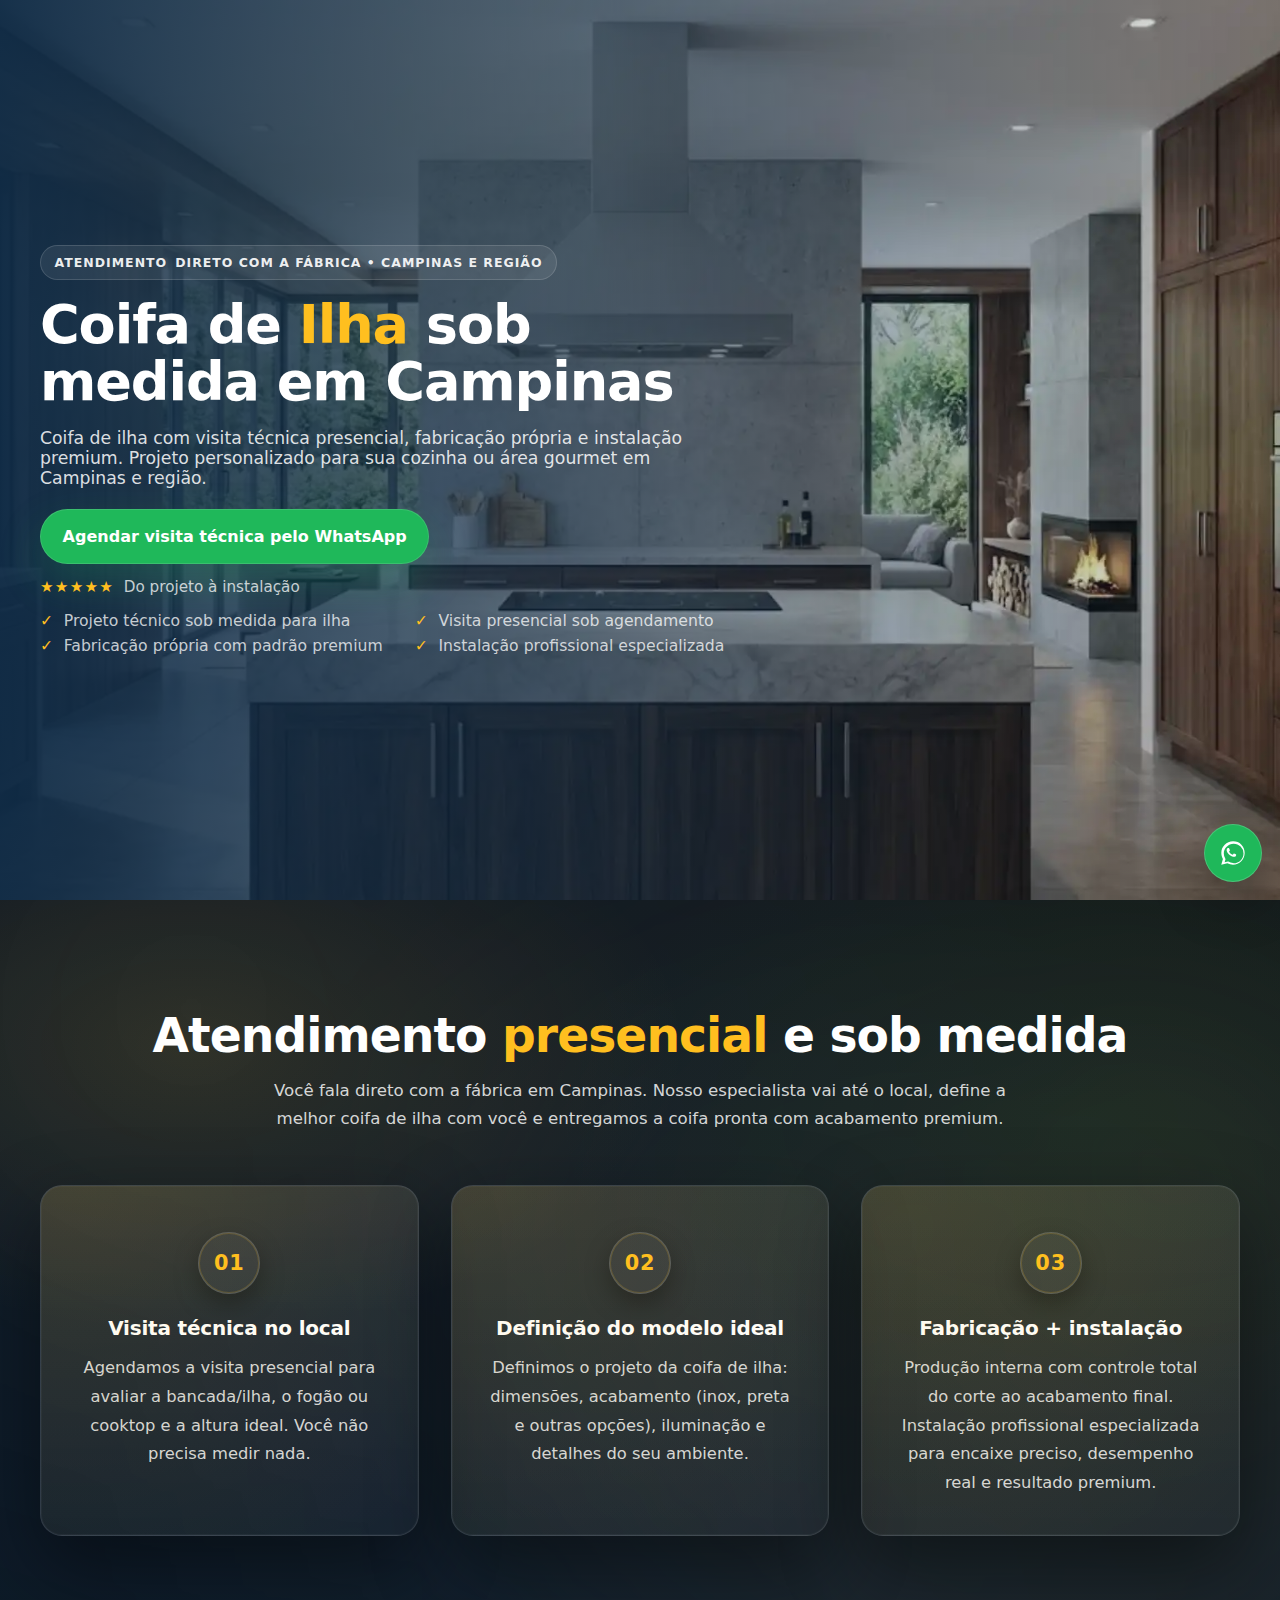
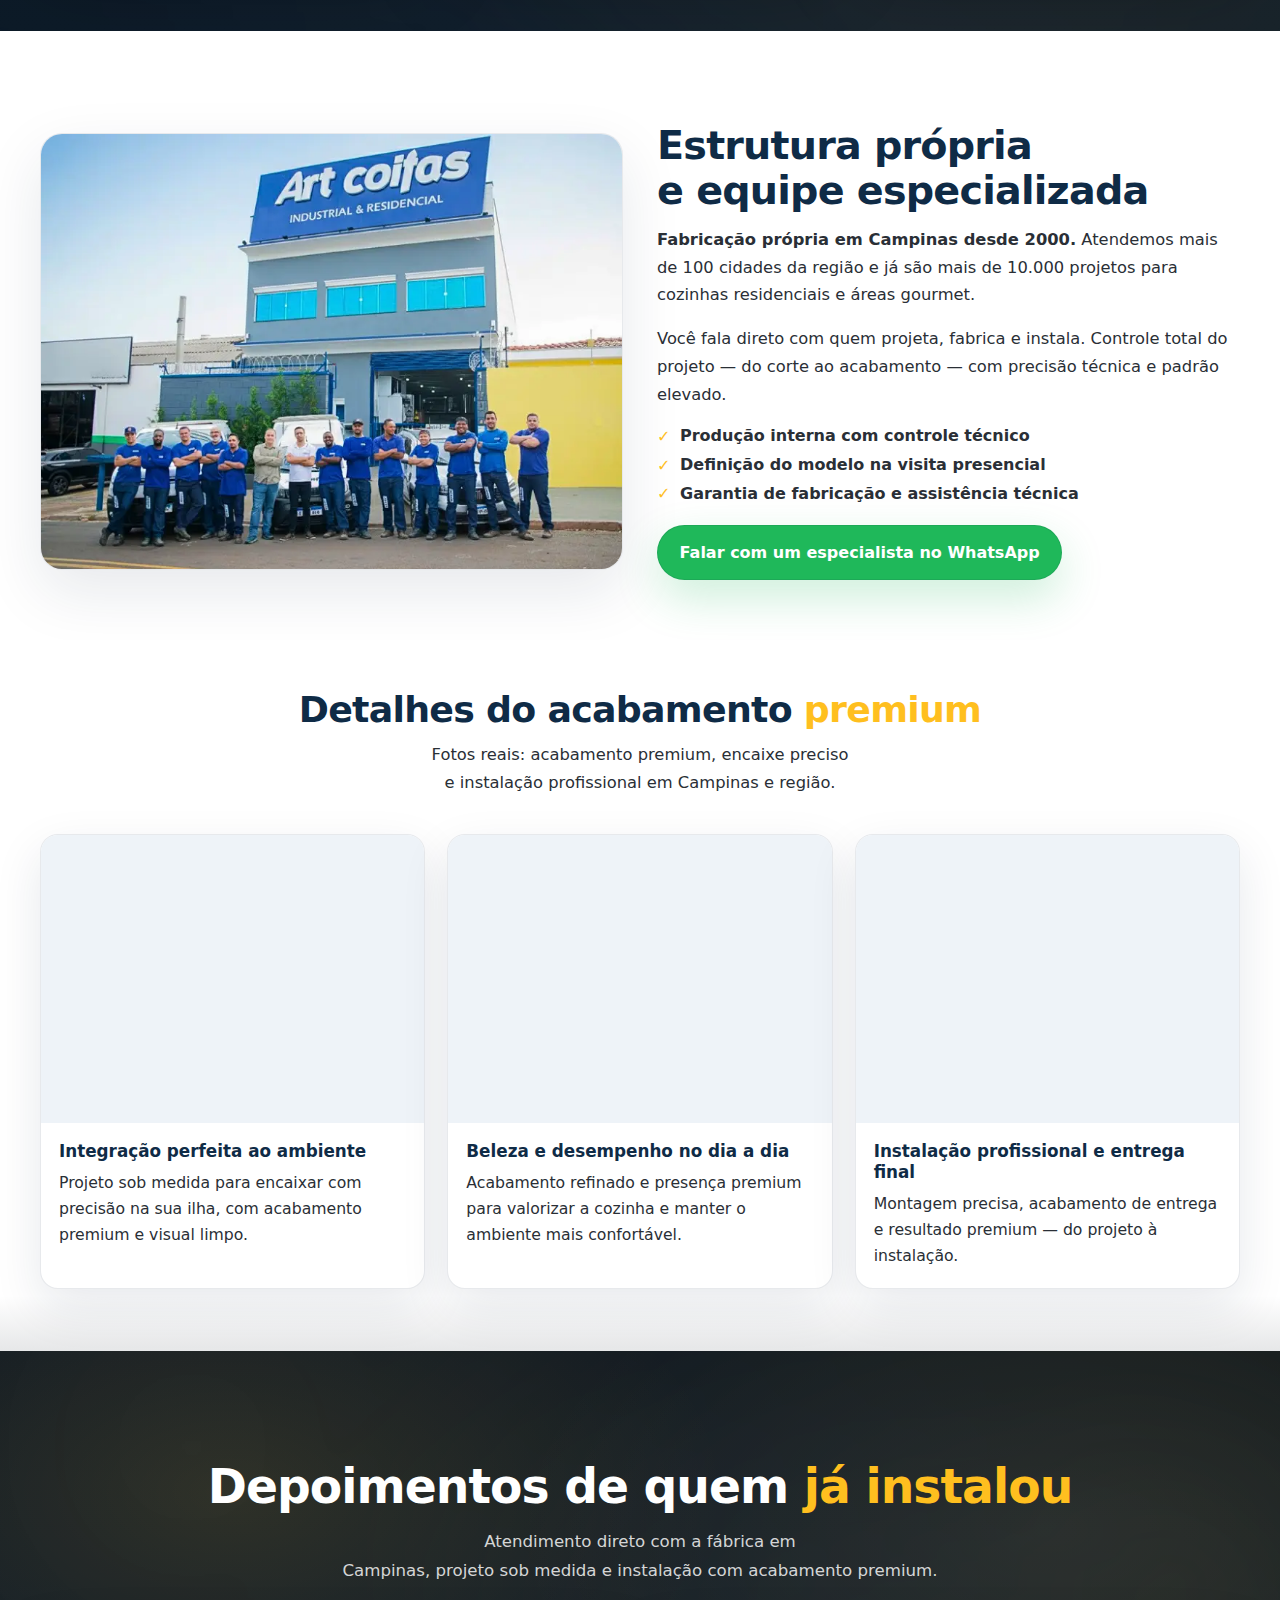
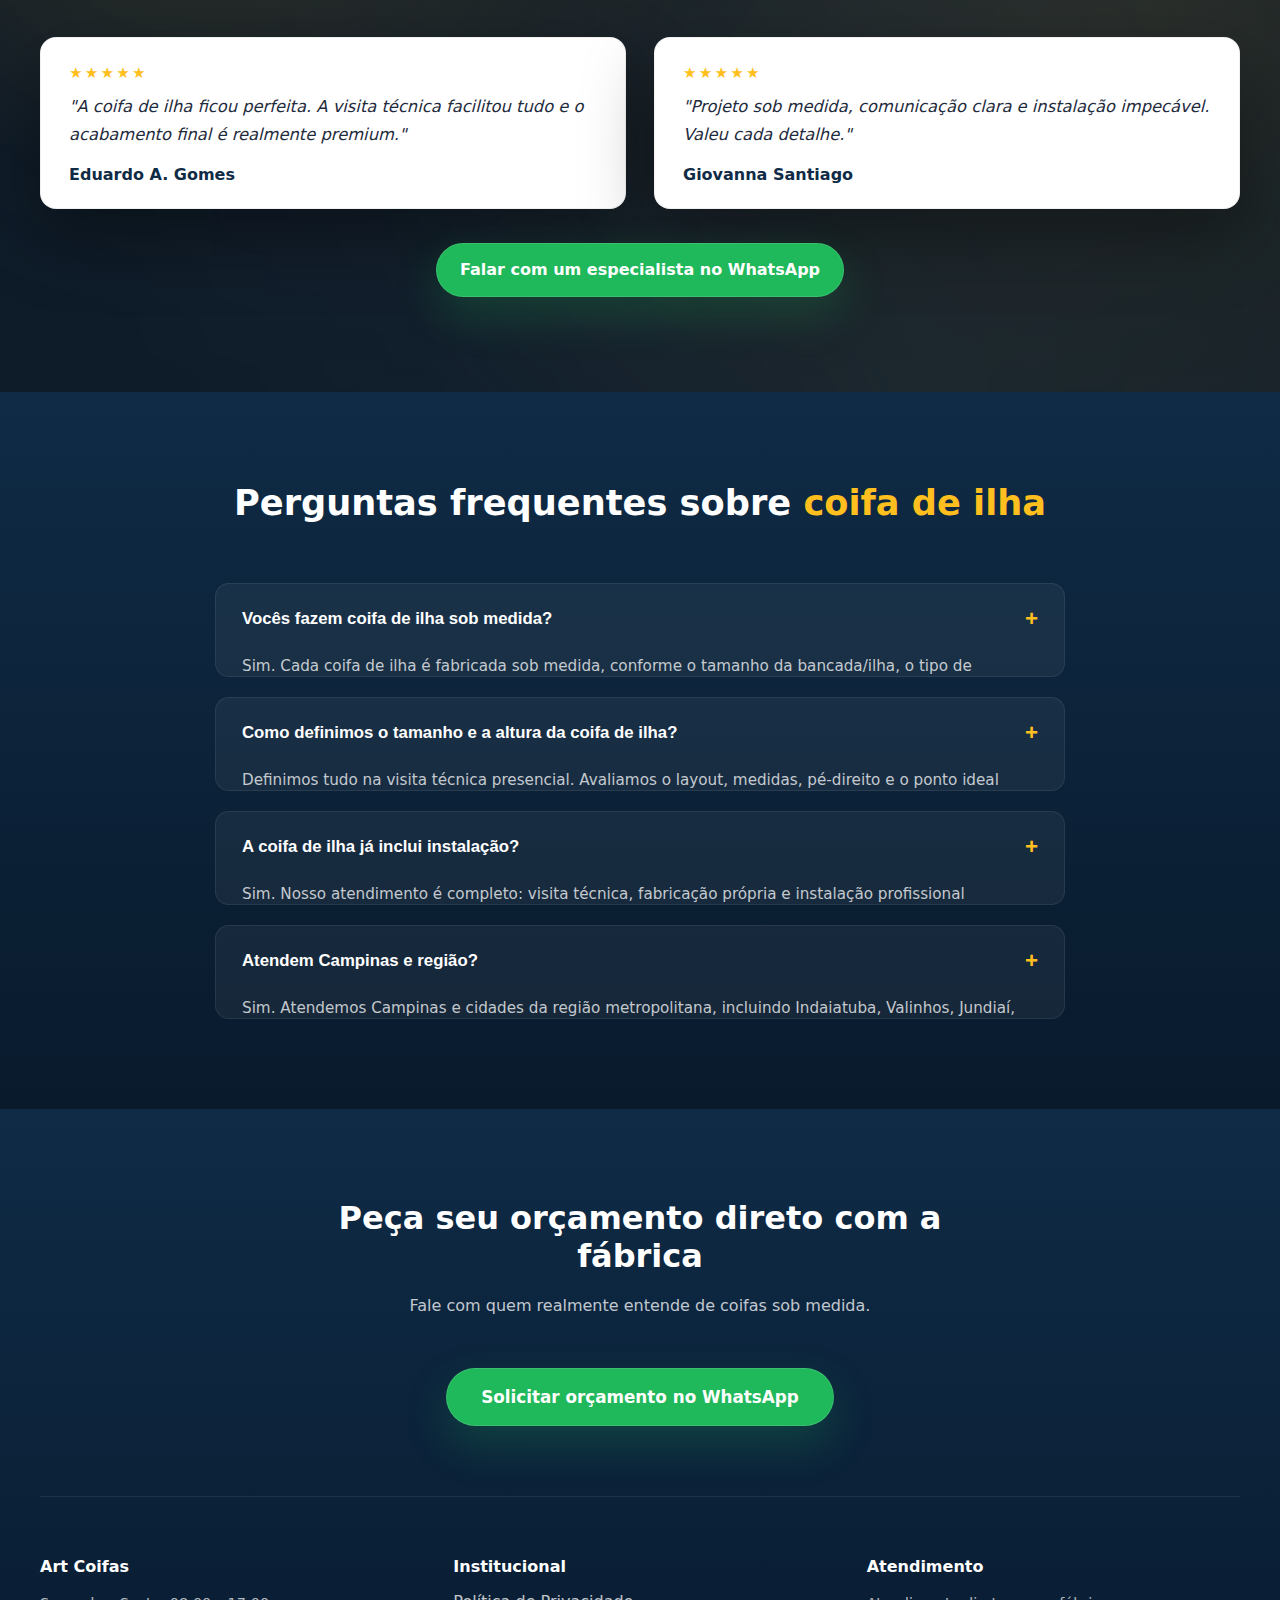
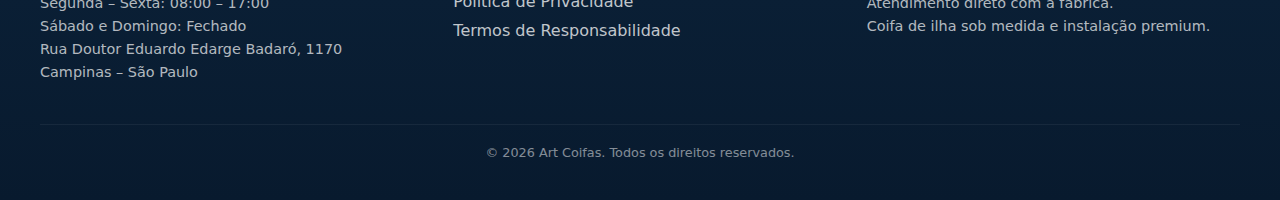
<file: coifa-de-ilha-campinas.html>
<!DOCTYPE html>
<html lang="pt-BR">
<head>
  <meta charset="UTF-8" />
  <meta name="viewport" content="width=device-width, initial-scale=1.0" />

  <title>Coifa de Ilha Sob Medida em Campinas | Art Coifas (Fábrica + Instalação)</title>
  <meta name="description" content="Coifa de ilha sob medida em Campinas e região: visita técnica, fabricação própria e instalação premium. Fale direto com a fábrica e peça orçamento no WhatsApp." />
  <!-- Favicons (pasta /favicon) -->
  <link rel="icon" href="/favicon/favicon.ico" sizes="any">
  <link rel="icon" type="image/png" sizes="32x32" href="/favicon/favicon-32x32.png">
  <link rel="icon" type="image/png" sizes="16x16" href="/favicon/favicon-16x16.png">
  <link rel="apple-touch-icon" href="/favicon/apple-touch-icon.png">

  <!-- =======================================================================
    CONFIG IMAGENS + ALTs (EDITE AQUI QUANDO FOR TRANSFORMAR EM MODELO)
    Regra: troque os nomes/ALTs aqui e depois use Ctrl+F pelo nome do arquivo.

    HERO (DESKTOP BACKGROUND)
    - src: images/hero-ilha-desktop-12.webp
    - alt (referência): Coifa de ilha sob medida instalada sobre bancada central em cozinha moderna com acabamento premium

    HERO (MOBILE IMG)
    - NOVA (menor): images/hero-mobile-640-ilha.webp (640x480)
    - padrão (já existe): images/hero-ilha-mobile.webp (800x600)
    - alt: Coifa de ilha preta sob medida instalada sobre bancada de granito em ambiente integrado

    BLOCO ESTRUTURA (IMG)
    - src: images/estrutura-08.webp
    - alt: Fabricação e estrutura própria para coifas sob medida com padrão premium em Campinas

    BLOCO GALERIA (3 IMGS)
    - src: images/produto-8.webp
    - alt: Coifa de ilha sob medida em inox instalada sobre bancada central em cozinha planejada

    - src: images/produto-9.webp
    - alt: Coifa de ilha preta sob medida com acabamento premium em cozinha moderna

    - src: images/produto-10.webp
    - alt: Coifa de ilha sob medida instalada com iluminação e acabamento refinado em área gourmet
  ======================================================================== -->

  <!-- LCP: preloads corretos (casando com srcset real) -->
  <link
    rel="preload"
    as="image"
    href="images/hero-mobile-640-ilha.webp"
    fetchpriority="high"
    media="(max-width: 991px)"
    imagesrcset="images/hero-mobile-640-ilha.webp 640w, images/hero-ilha-mobile.webp 800w"
    imagesizes="(max-width: 991px) 100vw, 800px"
  />
  <link rel="preload" as="image" href="images/hero-ilha-desktop-12.webp" media="(min-width: 992px)" />

  <!-- ========================= SCHEMA (JSON-LD) ========================= -->
  <script type="application/ld+json">
  {
    "@context":"https://schema.org",
    "@type":"LocalBusiness",
    "@id":"https://artcoifascampinas.com.br/#localbusiness",
    "name":"Art Coifas",
    "description":"Fabricação e instalação de coifas sob medida em Campinas e região, com atendimento técnico presencial.",
    "url":"https://artcoifascampinas.com.br/",
    "telephone":"+55 19 3213-1636",
    "address":{
      "@type":"PostalAddress",
      "streetAddress":"Rua Doutor Eduardo Edarge Badaró, 1170",
      "addressLocality":"Campinas",
      "addressRegion":"SP",
      "addressCountry":"BR"
    },
    "areaServed":{
      "@type":"AdministrativeArea",
      "name":"Campinas e região"
    },
    "openingHours":[
      "Mo-Fr 08:00-17:00"
    ],
    "sameAs":[],
    "makesOffer":[
      {
        "@type":"Offer",
        "url":"https://artcoifascampinas.com.br/coifa-de-ilha-campinas.html",
        "itemOffered":{
          "@type":"Service",
          "name":"Coifa de ilha sob medida (fabricação e instalação)",
          "serviceType":"Projeto, fabricação e instalação de coifa de ilha sob medida",
          "areaServed":{
            "@type":"AdministrativeArea",
            "name":"Campinas e região"
          }
        }
      }
    ]
  }
  </script>

  <script type="application/ld+json">
  {
    "@context": "https://schema.org",
    "@type": "FAQPage",
    "mainEntity": [
      {
        "@type": "Question",
        "name": "Vocês fazem coifa de ilha sob medida?",
        "acceptedAnswer": {
          "@type": "Answer",
          "text": "Sim. Cada coifa de ilha é fabricada sob medida conforme o layout da cozinha/área gourmet, o tamanho da bancada e o tipo de fogão/cooktop."
        }
      },
      {
        "@type": "Question",
        "name": "A visita técnica é em Campinas e região?",
        "acceptedAnswer": {
          "@type": "Answer",
          "text": "Sim. Atendemos Campinas e cidades da região metropolitana mediante agendamento para avaliar o ambiente e definir o melhor projeto."
        }
      },
      {
        "@type": "Question",
        "name": "A coifa de ilha já inclui instalação?",
        "acceptedAnswer": {
          "@type": "Answer",
          "text": "Sim. O atendimento é completo: visita técnica, fabricação própria e instalação profissional para encaixe preciso e performance real."
        }
      },
      {
        "@type": "Question",
        "name": "Trabalham com inox e pintura preta?",
        "acceptedAnswer": {
          "@type": "Answer",
          "text": "Sim. Definimos o acabamento na visita técnica conforme o seu ambiente: inox, pintura preta e outras opções sob projeto."
        }
      }
    ]
  }
  </script>

  <style>
    :root{
      -webkit-text-size-adjust: 100%;
      --brand:#0f2b46;
      --gold:#ffbf1f;
      --text:#ffffff;
      --muted:rgba(255,255,255,.86);
      --muted2:rgba(255,255,255,.76);
      --wa:#1fb85a;
      --light:#f2f5f9;
      --light2:#eaf0f6;
      --dark:#07111c;
      --dark2:#0a1826;

      /* HERO DESKTOP (centralizado aqui) */
      --hero-desktop-bg: url("images/hero-ilha-desktop-12.webp");
    }

    *{margin:0;padding:0;box-sizing:border-box}
    html, body{
      overflow-x: hidden;
      max-width: 100vw;
      margin: 0;
      padding: 0;
      position: relative;
    }
    body{
      font-family:system-ui,-apple-system,Segoe UI,Roboto,Arial,sans-serif;
      background:#0b0f14;
      color:#111;
    }
    img{max-width:100%;height:auto;display:block}
    h1, h2{ overflow-wrap: break-word; }
    a{color:inherit}
    .wrap{
      width:min(1100px, calc(100% - 2.5rem));
      margin:0 auto;
    }

    /* ================= INÍCIO DO BLOCO: HERO ================= */
    .hero{
      background: var(--brand);
      color: var(--text);
    }
    .eyebrow{
      display:inline-flex;
      gap:.5rem;
      font-weight:800;
      letter-spacing:.08em;
      text-transform:uppercase;
      font-size:.78rem;
      padding:.55rem .85rem;
      border-radius:999px;
      background:rgba(255,255,255,.08);
      border:1px solid rgba(255,255,255,.14);
      color:rgba(255,255,255,.92);
    }
    .title{
      margin-top:1.1rem;
      font-size: clamp(2.1rem, 1.3rem + 2.6vw, 4rem);
      line-height:1.05;
      letter-spacing:-0.02em;
    }
    .accent{color:var(--gold)}
    .lead{
      margin-top:1.05rem;
      max-width:62ch;
      font-size:1.08rem;
      color:var(--muted);
    }
    .btn{
      display:inline-flex;
      align-items:center;
      gap:.65rem;
      margin-top:1.35rem;
      padding:1.05rem 1.35rem;
      border-radius:999px;
      font-weight:900;
      text-decoration:none;
      border:1px solid rgba(255,255,255,.12);
      transition:.2s ease;
      user-select:none;
    }
    .btn--wa{
      background: var(--wa);
      color:#fff;
      box-shadow:0 18px 44px rgba(31,184,90,.22);
    }
    .btn--wa:hover{
      transform:translateY(-2px);
      box-shadow:0 22px 60px rgba(31,184,90,.28);
    }
    .micro{
      margin-top:.9rem;
      display:flex;
      gap:.6rem;
      color:var(--muted2);
      font-size:.95rem;
      align-items:center;
    }
    .stars{color:var(--gold);letter-spacing:.08em}
    .bullets{
      margin-top:.95rem;
      list-style:none;
      display:grid;
      gap:.35rem;
      color:var(--muted2);
      font-size:.98rem;
    }
    .check{color:var(--gold);font-weight:900;margin-right:.35rem}
    .hero__inner{ padding: 2.2rem 0 1.4rem; }

    /* Anti-CLS: reserva de box do HERO (mobile) */
    .hero__media{
      margin-top: 1.25rem;
      border-radius: 18px;
      overflow:hidden;
      border:1px solid rgba(255,255,255,.12);
      box-shadow: 0 18px 50px rgba(0,0,0,.30);
      background: rgba(255,255,255,.06);
    }
    .hero__media img{
      width:100%;
      aspect-ratio:4/3;
      object-fit:cover;
      height:auto;
      display:block;
    }

    .desktop-only{display:none;}

    @media (min-width: 992px){
      .desktop-only{display:inline;}
      .hero{
        position:relative;
        min-height:100vh;
        overflow:hidden;
      }

      /* Desktop HERO: background CSS apenas no breakpoint desktop */
      .hero::before{
        content:"";
        position:absolute;
        inset:0;
        background-image: var(--hero-desktop-bg);
        background-size: cover;
        background-position: center;
        background-repeat: no-repeat;
        z-index:0;
      }

      .hero::after{
        content:"";
        position:absolute;
        inset:0;
        background:
          linear-gradient(90deg,
            rgba(15,43,70,.96) 0%,
            rgba(15,43,70,.64) 45%,
            rgba(15,43,70,.08) 100%
          ),
          radial-gradient(900px 600px at 20% 18%, rgba(255,191,31,.18), transparent 55%);
        z-index:1;
        pointer-events:none;
      }
      .hero__inner{
        position:relative;
        z-index:2;
        min-height:100vh;
        display:flex;
        align-items:center;
        padding:0;
      }
      .hero__media{display:none;}
      .bullets{
        grid-template-columns:max-content max-content;
        gap:.35rem 2rem;
      }
      .title{max-width:19ch;}
      .wrap{ width:min(1200px, calc(100% - 5rem)); }
    }
    /* ================= FIM DO BLOCO: HERO ================= */


    /* ================= INÍCIO DO BLOCO: 3 CARDS (FLOW) ================= */
    .flow{
      background:
        radial-gradient(900px 520px at 15% 20%, rgba(255,191,31,.12), transparent 55%),
        radial-gradient(900px 520px at 85% 30%, rgba(31,184,90,.06), transparent 60%),
        linear-gradient(180deg, var(--dark) 0%, var(--dark2) 100%);
      padding:110px 0 95px;
      color:#fff;
      position:relative;
      overflow:hidden;
    }
    .flow::before{
      content:"";
      position:absolute;
      inset:-20%;
      background:
        radial-gradient(circle at 25% 25%, rgba(255,255,255,.06), transparent 55%),
        radial-gradient(circle at 80% 40%, rgba(255,191,31,.10), transparent 55%),
        radial-gradient(circle at 65% 85%, rgba(255,255,255,.05), transparent 58%);
      filter: blur(18px);
      pointer-events:none;
      opacity:.85;
    }
    .flow .wrap{ position:relative; z-index:1; }
    .flow__title{
      text-align:center;
      font-size: clamp(2rem, 1.35rem + 2vw, 3rem);
      line-height:1.12;
      letter-spacing:-0.02em;
      font-weight:900;
      margin-bottom:14px;
    }
    .flow__title .accent{ color: var(--gold); }
    .flow__sub{
      text-align:center;
      max-width:72ch;
      margin: 0 auto 52px;
      color: rgba(255,255,255,.82);
      line-height:1.7;
      font-size:1.04rem;
    }
    .flow__grid{
      display:grid;
      gap:22px;
    }
    @media (min-width: 992px){
      .flow__grid{
        grid-template-columns: repeat(3, 1fr);
        gap:32px;
      }
    }
    .flow__card{
      position:relative;
      border-radius:22px;
      padding:42px 34px 38px;
      background:
        linear-gradient(180deg,
          rgba(255,255,255,.07) 0%,
          rgba(255,255,255,.03) 100%);
      border:1px solid rgba(255,255,255,.12);
      box-shadow:
        0 30px 80px rgba(0,0,0,.45),
        inset 0 0 0 1px rgba(255,255,255,.04);
      overflow:hidden;
      min-height:260px;
      display:flex;
      flex-direction:column;
      align-items:center;
      justify-content:flex-start;
      transition: transform .28s ease, border-color .28s ease, box-shadow .28s ease, background .28s ease;
    }
    .flow__card::after{
      content:"";
      position:absolute;
      inset:-70%;
      background: radial-gradient(circle at 30% 30%, rgba(255,191,31,.20), transparent 55%);
      transform: rotate(8deg);
      opacity:.55;
      pointer-events:none;
    }
    .flow__card:hover{
      transform: translateY(-10px);
      border-color: rgba(255,191,31,.42);
      box-shadow: 0 40px 110px rgba(0,0,0,.55);
      background:
        linear-gradient(180deg,
          rgba(255,255,255,.09) 0%,
          rgba(255,255,255,.04) 100%);
    }
    .flow__num{
      width:62px;height:62px;border-radius:999px;
      display:flex;align-items:center;justify-content:center;
      font-weight:900;color: var(--gold);
      background: rgba(255,255,255,.05);
      border: 1px solid rgba(255,255,255,.16);
      box-shadow: inset 0 0 0 1px rgba(255,191,31,.18), 0 10px 25px rgba(0,0,0,.35);
      margin: 4px auto 22px;
      font-size: 1.3rem;
      letter-spacing:.04em;
    }
    .flow__card h3{
      text-align:center;
      font-size:1.25rem;
      font-weight:900;
      margin-bottom:14px;
      letter-spacing:-0.01em;
      color:#fff;
    }
    .flow__card p{
      text-align:center;
      color: rgba(255,255,255,.82);
      line-height:1.75;
      font-size:1.02rem;
      max-width:32ch;
    }
    /* ================= FIM DO BLOCO: 3 CARDS (FLOW) ================= */


    /* ================= INÍCIO DO BLOCO: ESTRUTURA ================= */
    .structure{
      background:#ffffff;
      padding:92px 0 60px;
    }
    .structure__grid{
      display:grid;
      gap:34px;
      align-items:center;
    }
    @media (min-width: 992px){
      .structure__grid{ grid-template-columns: 1fr 1fr; }
    }
    .structure__media{
      border-radius:22px;
      overflow:hidden;
      border:1px solid rgba(15,43,70,0.10);
      box-shadow:0 22px 60px rgba(15,43,70,0.10);
      background:#fff;
      box-sizing: border-box; width: 100%;
    }
    .structure__media img{ width:100%; height:auto; display:block; }
    .structure__title{
      font-size: clamp(1.8rem, 1.2rem + 1.6vw, 2.5rem);
      line-height:1.12;
      letter-spacing:-0.02em;
      color:var(--brand);
      font-weight:900;
      margin-bottom:14px;
    }
    .structure__text{
      color:#2a2f36;
      line-height:1.7;
      font-size:1.02rem;
      margin-bottom:16px;
      max-width:60ch;
    }
    .structure__list{
      list-style:none;
      display:grid;
      gap:.55rem;
      margin:18px 0 22px;
      color:#2a2f36;
      font-weight:700;
    }
    .structure__list li{ display:flex; gap:.6rem; align-items:flex-start; }
    .structure__list .mark{ color:var(--gold); font-weight:900; margin-top:.05rem; }
    .structure__cta .btn{ margin-top:0; border-color: rgba(15,43,70,0.10); }
    /* ================= FIM DO BLOCO: ESTRUTURA ================= */


    /* ================= INÍCIO DO BLOCO: GALERIA (3 CARDS) ================= */
    .piramidal-gallery{
      background:#ffffff;
      padding:48px 0 62px;
      position: relative;
      overflow: hidden;
    }
    .piramidal-gallery::after{
      content:"";
      position:absolute;
      left:0; right:0; bottom:-1px;
      height: 56px;
      background: linear-gradient(to bottom, rgba(255,255,255,0) 0%, rgba(7,17,28,.10) 100%);
      pointer-events:none;
    }
    .piramidal-gallery__title{
      text-align:center;
      color: var(--brand);
      font-weight: 900;
      letter-spacing: -0.02em;
      font-size: clamp(1.7rem, 1.15rem + 1.4vw, 2.35rem);
      margin-bottom: 10px;
    }
    .piramidal-gallery__sub{
      text-align:center;
      max-width: 74ch;
      margin: 0 auto 38px;
      color: #2a2f36;
      line-height: 1.7;
      font-size: 1.02rem;
      text-wrap: balance;
    }
    .piramidal-gallery__grid{
      display:grid;
      gap: 18px;
    }
    @media (min-width: 992px){
      .piramidal-gallery__grid{
        grid-template-columns: repeat(3, 1fr);
        gap: 22px;
      }
    }
    .piramidal-card{
      border-radius: 18px;
      overflow: hidden;
      background: #fff;
      border: 1px solid rgba(15,43,70,0.10);
      box-shadow: 0 18px 48px rgba(15,43,70,0.10);
      transition: transform .22s ease, box-shadow .22s ease, border-color .22s ease;
    }
    .piramidal-card:hover{
      transform: translateY(-6px);
      border-color: rgba(255,191,31,.55);
      box-shadow: 0 26px 70px rgba(15,43,70,0.14);
    }
    .piramidal-card__media{
      width: 100%;
      aspect-ratio: 4 / 3;
      background: #eef3f8;
    }
    .piramidal-card__media img{
      width: 100%;
      height: 100%;
      object-fit: cover;
      display:block;
    }
    .piramidal-card__body{ padding: 18px 18px 20px; }
    .piramidal-card__h{
      color: var(--brand);
      font-weight: 900;
      font-size: 1.05rem;
      line-height: 1.25;
      margin-bottom: 8px;
    }
    .piramidal-card__p{
      color:#2a2f36;
      line-height: 1.65;
      font-size: .98rem;
    }
    /* ================= FIM DO BLOCO: GALERIA (3 CARDS) ================= */


    /* ================= INÍCIO DO BLOCO: DEPOIMENTOS ================= */
    .testimonials{
      background:
        radial-gradient(900px 520px at 18% 22%, rgba(255,191,31,.12), transparent 55%),
        radial-gradient(900px 520px at 82% 28%, rgba(255,255,255,.06), transparent 60%),
        linear-gradient(180deg, #07111c 0%, #0a1826 100%);
      padding: 110px 0 77px;
      color:#fff;
      position:relative;
      overflow:hidden;
    }
    .testimonials::before{
      content:"";
      position:absolute;
      inset:-20%;
      background:
        radial-gradient(circle at 25% 25%, rgba(255,255,255,.06), transparent 55%),
        radial-gradient(circle at 80% 40%, rgba(255,191,31,.10), transparent 55%),
        radial-gradient(circle at 65% 85%, rgba(255,255,255,.05), transparent 58%);
      filter: blur(18px);
      pointer-events:none;
      opacity:.85;
    }
    .testimonials .wrap{ position:relative; z-index:1; }

    .testimonials__title{
      text-align:center;
      font-size: clamp(2rem, 1.35rem + 2vw, 3rem);
      line-height:1.12;
      letter-spacing:-0.02em;
      font-weight:900;
      margin-bottom:14px;
    }
    .testimonials__title .accent{ color: var(--gold); }
    .testimonials__title .tline2{ display:inline; }

    .testimonials__sub{
      text-align:center;
      max-width:78ch;
      margin: 0 auto 52px;
      color: rgba(255,255,255,.82);
      line-height:1.7;
      font-size:1.04rem;
    }
    .testimonials__sub .subline{ display:inline; }

    .testimonials__grid{
      display:grid;
      gap:22px;
      align-items:stretch;
    }
    @media (min-width: 992px){
      .testimonials__grid{ grid-template-columns: repeat(2, 1fr); gap:28px; }
      .testimonials__sub .subline:nth-child(2)::before{
        content:"\A";
        white-space:pre;
      }
    }

    .tcard{
      background:#fff;
      border-radius:16px;
      padding:28px 28px 24px;
      box-shadow: 0 28px 70px rgba(0,0,0,.35);
      border: 1px solid rgba(0,0,0,.06);
      transition: transform .25s ease, box-shadow .25s ease;
      height:100%;
      display:flex;
      flex-direction:column;
      justify-content:space-between;
      min-height: 168px;
    }
    .tcard:hover{
      transform: translateY(-6px);
      box-shadow: 0 36px 95px rgba(0,0,0,.42);
    }
    .tstars{ color: var(--gold); letter-spacing:.14em; font-size: .95rem; margin-bottom: 12px; line-height:1; }
    .tquote{ color:#1a2533; font-size: 1.02rem; line-height: 1.7; margin-bottom: 16px; }
    .tquote em{ font-style: italic; color:#1f2c3d; }
    .tauthor{ font-weight:900; color:#0f2b46; font-size: 1rem; }

    .testimonials__cta{
      margin-top: 34px;
      margin-bottom: 18px;
      display:flex;
      justify-content:center;
    }
    .testimonials__cta a{
      display:inline-flex;
      align-items:center;
      justify-content:center;
      gap:.65rem;
      padding:1.05rem 1.45rem;
      border-radius:999px;
      font-weight:900;
      text-decoration:none;
      background:#1fb85a;
      color:#fff;
      border:1px solid rgba(255,255,255,.12);
      box-shadow:0 18px 44px rgba(31,184,90,.22);
      transition:.2s ease;
      user-select:none;
    }
    .testimonials__cta a:hover{
      transform: translateY(-2px);
      box-shadow:0 22px 60px rgba(31,184,90,.28);
    }

    @media (max-width: 768px){
      .testimonials{ padding: 98px 0 74px; }
      .testimonials__title .tline2{ display:block; margin-top:.15em; }
      .testimonials__sub{ max-width: 34ch; margin: 0 auto 42px; }
      .testimonials__sub .subline{ display:block; }
    }
    /* ================= FIM DO BLOCO: DEPOIMENTOS ================= */


    /* ================= INÍCIO DO BLOCO: FAQ ================= */
    .faq-dark{
      padding:90px 0;
      background: linear-gradient(180deg, #0f2b46 0%, #091a2c 100%);
      color:#fff;
    }
    .faq-dark__title{
      text-align:center;
      font-size:2.2rem;
      font-weight:900;
      margin-bottom:60px;
    }
    .faq-dark__title span{ color: var(--gold); }
    .faq-dark__list{
      max-width:850px;
      margin:0 auto;
      display:flex;
      flex-direction:column;
      gap:20px;
    }
    .faq-dark__item{
      background: rgba(255,255,255,.05);
      border-radius:14px;
      border:1px solid rgba(255,255,255,.08);
      overflow:hidden;
      transition:.3s ease;
    }
    .faq-dark__question{
      width:100%;
      background:none;
      border:none;
      padding:22px 26px;
      font-size:1.05rem;
      font-weight:700;
      color:#fff;
      text-align:left;
      cursor:pointer;
      display:flex;
      justify-content:space-between;
      align-items:center;
    }
    .faq-dark__question span{
      font-size:1.4rem;
      color: var(--gold);
      transition:.3s ease;
    }
    .faq-dark__answer{
      padding:0 26px 22px;
      font-size:0.95rem;
      color:rgba(255,255,255,.75);
      line-height:1.7;
      max-height:0;
      overflow:hidden;
      transition:max-height .4s ease;
    }
    .faq-dark__item.active{
      border-color: rgba(255,191,31,.48);
      background: rgba(255,255,255,.08);
    }
    .faq-dark__item.active .faq-dark__answer{ max-height:300px; }
    .faq-dark__item.active .faq-dark__question span{ transform: rotate(45deg); }
    /* ================= FIM DO BLOCO: FAQ ================= */


    /* ================= INÍCIO DO BLOCO: CTA FOOTER ================= */
    .cta-footer{
      padding:90px 0 40px;
      background: linear-gradient(180deg, #0f2b46 0%, #081a2e 100%);
      color:#fff;
    }
    .cta-footer__cta{
      text-align:center;
      max-width:700px;
      margin:0 auto 70px;
    }
    .cta-footer__cta h2{
      font-size:2rem;
      font-weight:900;
      margin-bottom:18px;
    }
    .cta-footer__cta p{
      color:rgba(255,255,255,.75);
      margin-bottom:28px;
      line-height:1.6;
    }
    .btn--big{
      padding:18px 34px;
      font-size:1.05rem;
      font-weight:700;
    }
    .cta-footer__divider{
      height:1px;
      background:rgba(255,255,255,.08);
      margin-bottom:60px;
    }
    .cta-footer__info{
      display:grid;
      grid-template-columns:repeat(auto-fit,minmax(220px,1fr));
      gap:40px;
      margin-bottom:40px;
    }
    .cta-footer__col h3{
      font-size:1rem;
      margin-bottom:16px;
      font-weight:800;
    }
    .cta-footer__col p{
      font-size:.9rem;
      line-height:1.6;
      color:rgba(255,255,255,.7);
    }
    .cta-footer__col ul{ list-style:none; padding:0; margin:0; }
    .cta-footer__col li{ margin-bottom:10px; }
    .cta-footer__col a{
      color:rgba(255,255,255,.75);
      text-decoration:none;
      transition:.3s ease;
    }
    .cta-footer__col a:hover{ color:var(--gold); }
    .cta-footer__copy{
      text-align:center;
      font-size:.8rem;
      color:rgba(255,255,255,.5);
      border-top:1px solid rgba(255,255,255,.06);
      padding-top:20px;
    }
    /* ================= FIM DO BLOCO: CTA FOOTER ================= */


    /* ================= INÍCIO DO BLOCO: BOTÃO FLUTUANTE WHATSAPP ================= */
    .wa-float{
      position:fixed;
      right:18px;
      bottom:18px;
      z-index:9999;
      display:flex;
      align-items:center;
      justify-content:center;
      width:58px;
      height:58px;
      border-radius:999px;
      background: var(--wa);
      box-shadow: 0 18px 50px rgba(0,0,0,.35);
      border: 1px solid rgba(255,255,255,.18);
      text-decoration:none;
      transition: transform .2s ease, box-shadow .2s ease;
      user-select:none;
    }
    .wa-float:hover{
      transform: translateY(-2px);
      box-shadow: 0 22px 60px rgba(0,0,0,.42);
    }
    .wa-float svg{
      width:28px;
      height:28px;
      display:block;
      fill:#fff;
    }
    .wa-float__hint{
      position:absolute;
      right:72px;
      bottom:50%;
      transform: translateY(50%);
      background: rgba(10, 24, 38, .92);
      color:#fff;
      border: 1px solid rgba(255,255,255,.14);
      padding:10px 12px;
      border-radius:12px;
      font-weight:800;
      font-size:.9rem;
      white-space:nowrap;
      box-shadow: 0 18px 50px rgba(0,0,0,.32);
      opacity:0;
      pointer-events:none;
      transition: opacity .18s ease, transform .18s ease;
    }
    .wa-float:hover .wa-float__hint{
      opacity:1;
      transform: translateY(50%) translateX(-4px);
    }
    /* ================= FIM DO BLOCO: BOTÃO FLUTUANTE WHATSAPP ================= */


    /* ================= MOBILE PADRÃO CONGELÁVEL (SÓ MOBILE / NÃO MEXE NO DESKTOP) ================= */
    @media (max-width: 768px){
      .hero__inner{ padding: 1.9rem 0 1.05rem; }
      .hero__media{ margin-top: 1.0rem; }
      .flow{ padding: 94px 0 90px; }

      /* Títulos centralizados no mobile (sem afetar desktop) */
      .title,
      .flow__title,
      .structure__title,
      .piramidal-gallery__title,
      .testimonials__title,
      .faq-dark__title,
      .cta-footer__cta h2{
        text-align:center;
      }
      .piramidal-card__h{ text-align:center; }

      /* BOTÃO FLUTUANTE WHATSAPP */
      .wa-float__hint{ display:none; }

      /* DESCE CTA do bloco Estrutura/Fabricação (container + botão) */
      .structure__cta,
      .structure .structure__cta,
      .structure .btn.btn--wa{
        margin-top: 26px !important;
      }
      .structure__cta{ padding-top: 10px !important; }

      /* DESCE CTA do Depoimentos (container + botão) */
      .testimonials__cta,
      .testimonials .testimonials__cta,
      .testimonials .testimonials__cta a{
        margin-top: 44px !important;
      }

      /* CORREÇÃO DE CORTE (TEXTO) */
      h1, h2, h3, .title, .flow__title, .structure__title, .piramidal-gallery__title, .testimonials__title, .faq-dark__title {
        word-wrap: break-word; overflow-wrap: break-word;
      }
      .title .accent { white-space: normal !important; }
    }

    @media (min-width: 992px){
      .cta-footer__cta p{
        max-width: 80ch;
        margin-left:auto;
        margin-right:auto;
      }
    }
  </style>

  <!-- Google Tag (gtag.js) - carregamento adiado para não competir com LCP -->
  <script>
    (function(){
      var GA_ID = "AW-641363659";
      function loadGtag(){
        if (window.__gtag_loaded) return;
        window.__gtag_loaded = true;

        var s = document.createElement("script");
        s.async = true;
        s.src = "https://www.googletagmanager.com/gtag/js?id=" + encodeURIComponent(GA_ID);
        document.head.appendChild(s);

        window.dataLayer = window.dataLayer || [];
        function gtag(){ dataLayer.push(arguments); }
        window.gtag = gtag;

        gtag("js", new Date());
        gtag("config", GA_ID);
      }

      function schedule(){
        if ("requestIdleCallback" in window){
          requestIdleCallback(loadGtag, { timeout: 2500 });
        } else {
          setTimeout(loadGtag, 1800);
        }
      }

      if (document.readyState === "complete") {
        schedule();
      } else {
        window.addEventListener("load", schedule, { once: true });
      }
    })();
  </script>
</head>

<body>

<!-- ================= INÍCIO DO BLOCO: HERO ================= -->
<header class="hero">
  <div class="hero__inner">
    <div class="wrap">
      <div class="eyebrow">
        <span class="desktop-only">ATENDIMENTO </span>DIRETO COM A FÁBRICA • CAMPINAS E REGIÃO
      </div>

      <h1 class="title">
        Coifa de <span class="accent">Ilha</span> sob medida em Campinas
      </h1>

      <p class="lead">
        Coifa de ilha com visita técnica presencial, fabricação própria e instalação premium.
        Projeto personalizado para sua cozinha ou área gourmet em Campinas e região.
      </p>

      <a class="btn btn--wa js-wa"
         href="#"
         target="_blank"
         rel="noopener"
         data-source="cta"
         data-code="COIFA DE ILHA">
        Agendar visita técnica pelo WhatsApp
      </a>

      <div class="micro">
        <span class="stars">★★★★★</span>
        <span>Do projeto à instalação</span>
      </div>

      <ul class="bullets" aria-label="Diferenciais">
        <li><span class="check">✓</span> Projeto técnico sob medida para ilha</li>
        <li><span class="check">✓</span> Visita presencial sob agendamento</li>
        <li><span class="check">✓</span> Fabricação própria com padrão premium</li>
        <li><span class="check">✓</span> Instalação profissional especializada</li>
      </ul>

      <div class="hero__media">
        <img
          src="images/hero-mobile-640-ilha.webp"
          srcset="images/hero-mobile-640-ilha.webp 640w, images/hero-ilha-mobile.webp 800w"
          sizes="(max-width: 991px) 100vw, 800px"
          alt="Coifa de ilha preta sob medida instalada sobre bancada de granito em ambiente integrado"
          width="800"
          height="600"
          loading="eager"
          fetchpriority="high"
          decoding="async"
        />
      </div>
    </div>
  </div>
</header>
<!-- ================= FIM DO BLOCO: HERO ================= -->


<!-- ================= INÍCIO DO BLOCO: 3 CARDS (FLOW) ================= -->
<section class="flow" aria-label="Etapas do atendimento">
  <div class="wrap">
    <h2 class="flow__title">Atendimento <span class="accent">presencial</span> e sob medida</h2>
    <p class="flow__sub">
      Você fala direto com a fábrica em Campinas. Nosso especialista vai até o local, define a melhor coifa de ilha com você
      e entregamos a coifa pronta com acabamento premium.
    </p>

    <div class="flow__grid">
      <div class="flow__card">
        <div class="flow__num">01</div>
        <h3>Visita técnica no local</h3>
        <p>
          Agendamos a visita presencial para avaliar a bancada/ilha, o fogão ou cooktop e a altura ideal.
          Você não precisa medir nada.
        </p>
      </div>

      <div class="flow__card">
        <div class="flow__num">02</div>
        <h3>Definição do modelo ideal</h3>
        <p>
          Definimos o projeto da coifa de ilha: dimensões, acabamento (inox, preta e outras opções),
          iluminação e detalhes do seu ambiente.
        </p>
      </div>

      <div class="flow__card">
        <div class="flow__num">03</div>
        <h3>Fabricação + instalação</h3>
        <p>
          Produção interna com controle total do corte ao acabamento final. Instalação profissional especializada para encaixe preciso,
          desempenho real e resultado premium.
        </p>
      </div>
    </div>
  </div>
</section>
<!-- ================= FIM DO BLOCO: 3 CARDS (FLOW) ================= -->


<!-- ================= INÍCIO DO BLOCO: ESTRUTURA ================= -->
<section class="structure">
  <div class="wrap">
    <div class="structure__grid">
      <div class="structure__media">
        <img
          src="images/estrutura-08.webp"
          alt="Fabricação e estrutura própria para coifas sob medida com padrão premium em Campinas"
          style="width: 100%; height: auto;"
          loading="lazy"
          decoding="async"
        />
      </div>

      <div class="structure__content">
        <h2 class="structure__title">
          Estrutura própria<br>
          e equipe especializada
        </h2>

        <p class="structure__text">
          <strong>Fabricação própria em Campinas desde 2000.</strong>
          Atendemos mais de 100 cidades da região e já são mais de 10.000 projetos
          para cozinhas residenciais e áreas gourmet.
        </p>

        <p class="structure__text">
          Você fala direto com quem projeta, fabrica e instala.
          Controle total do projeto — do corte ao acabamento —
          com precisão técnica e padrão elevado.
        </p>

        <ul class="structure__list" aria-label="Pontos de autoridade">
          <li><span class="mark">✓</span><span>Produção interna com controle técnico</span></li>
          <li><span class="mark">✓</span><span>Definição do modelo na visita presencial</span></li>
          <li><span class="mark">✓</span><span>Garantia de fabricação e assistência técnica</span></li>
        </ul>

        <div class="structure__cta">
          <a class="btn btn--wa js-wa"
             href="#"
             target="_blank"
             rel="noopener"
             data-source="cta"
             data-code="COIFA DE ILHA">
            Falar com um especialista no WhatsApp
          </a>
        </div>
      </div>
    </div>
  </div>
</section>
<!-- ================= FIM DO BLOCO: ESTRUTURA ================= -->


<!-- ================= INÍCIO DO BLOCO: GALERIA (3 CARDS) ================= -->
<section class="piramidal-gallery" aria-label="Detalhes do produto">
  <div class="wrap">
    <h2 class="piramidal-gallery__title">Detalhes do acabamento <span class="accent">premium</span></h2>
    <p class="piramidal-gallery__sub">
      Fotos reais: acabamento premium, encaixe preciso e instalação profissional em Campinas e região.
    </p>

    <div class="piramidal-gallery__grid">
      <article class="piramidal-card">
        <div class="piramidal-card__media">
          <img
            src="images/produto-8.webp"
            alt="Coifa de ilha sob medida em inox instalada sobre bancada central em cozinha planejada"
            width="800"
            height="600"
            loading="lazy"
            decoding="async"
          />
        </div>
        <div class="piramidal-card__body">
          <h3 class="piramidal-card__h">Integração perfeita ao ambiente</h3>
          <p class="piramidal-card__p">Projeto sob medida para encaixar com precisão na sua ilha, com acabamento premium e visual limpo.</p>
        </div>
      </article>

      <article class="piramidal-card">
        <div class="piramidal-card__media">
          <img
            src="images/produto-9.webp"
            alt="Coifa de ilha preta sob medida com acabamento premium em cozinha moderna"
            width="800"
            height="600"
            loading="lazy"
            decoding="async"
          />
        </div>
        <div class="piramidal-card__body">
          <h3 class="piramidal-card__h">Beleza e desempenho no dia a dia</h3>
          <p class="piramidal-card__p">Acabamento refinado e presença premium para valorizar a cozinha e manter o ambiente mais confortável.</p>
        </div>
      </article>

      <article class="piramidal-card">
        <div class="piramidal-card__media">
          <img
            src="images/produto-10.webp"
            alt="Coifa de ilha sob medida instalada com iluminação e acabamento refinado em área gourmet"
            width="800"
            height="600"
            loading="lazy"
            decoding="async"
          />
        </div>
        <div class="piramidal-card__body">
          <h3 class="piramidal-card__h">Instalação profissional e entrega final</h3>
          <p class="piramidal-card__p">Montagem precisa, acabamento de entrega e resultado premium — do projeto à instalação.</p>
        </div>
      </article>
    </div>
  </div>
</section>
<!-- ================= FIM DO BLOCO: GALERIA (3 CARDS) ================= -->


<!-- ================= INÍCIO DO BLOCO: DEPOIMENTOS ================= -->
<section class="testimonials" aria-label="Depoimentos de clientes">
  <div class="wrap">
    <h2 class="testimonials__title">
      Depoimentos de quem <span class="tline2 accent">já instalou</span>
    </h2>

    <p class="testimonials__sub">
      <span class="subline">Atendimento direto com a fábrica em</span>
      <span class="subline">Campinas, projeto sob medida e instalação com</span>
      <span class="subline">acabamento premium.</span>
    </p>

    <div class="testimonials__grid">
      <article class="tcard">
        <div>
          <div class="tstars" aria-label="5 estrelas">★★★★★</div>
          <p class="tquote">
            <em>"A coifa de ilha ficou perfeita. A visita técnica facilitou tudo e o acabamento final é realmente premium."</em>
          </p>
        </div>
        <div class="tauthor">Eduardo A. Gomes</div>
      </article>

      <article class="tcard">
        <div>
          <div class="tstars" aria-label="5 estrelas">★★★★★</div>
          <p class="tquote">
            <em>"Projeto sob medida, comunicação clara e instalação impecável. Valeu cada detalhe."</em>
          </p>
        </div>
        <div class="tauthor">Giovanna Santiago</div>
      </article>
    </div>

    <div class="testimonials__cta">
      <a class="js-wa"
         href="#"
         target="_blank"
         rel="noopener"
         data-source="cta"
         data-code="COIFA DE ILHA">
        Falar com um especialista no WhatsApp
      </a>
    </div>
  </div>
</section>
<!-- ================= FIM DO BLOCO: DEPOIMENTOS ================= -->


<!-- ================= INÍCIO DO BLOCO: FAQ ================= -->
<section class="faq-dark">
  <div class="wrap">
    <h2 class="faq-dark__title">
      Perguntas frequentes sobre <span>coifa de ilha</span>
    </h2>

    <div class="faq-dark__list">
      <div class="faq-dark__item">
        <button type="button" class="faq-dark__question">
          Vocês fazem coifa de ilha sob medida?
          <span>+</span>
        </button>
        <div class="faq-dark__answer">
          Sim. Cada coifa de ilha é fabricada sob medida, conforme o tamanho da bancada/ilha, o tipo de fogão/cooktop,
          a altura ideal e o acabamento desejado.
        </div>
      </div>

      <div class="faq-dark__item">
        <button type="button" class="faq-dark__question">
          Como definimos o tamanho e a altura da coifa de ilha?
          <span>+</span>
        </button>
        <div class="faq-dark__answer">
          Definimos tudo na visita técnica presencial. Avaliamos o layout, medidas, pé-direito e o ponto ideal para desempenho e estética.
        </div>
      </div>

      <div class="faq-dark__item">
        <button type="button" class="faq-dark__question">
          A coifa de ilha já inclui instalação?
          <span>+</span>
        </button>
        <div class="faq-dark__answer">
          Sim. Nosso atendimento é completo: visita técnica, fabricação própria e instalação profissional especializada.
        </div>
      </div>

      <div class="faq-dark__item">
        <button type="button" class="faq-dark__question">
          Atendem Campinas e região?
          <span>+</span>
        </button>
        <div class="faq-dark__answer">
          Sim. Atendemos Campinas e cidades da região metropolitana,
          incluindo Indaiatuba, Valinhos, Jundiaí, Sumaré, Hortolândia e Monte Mor.
        </div>
      </div>
    </div>
  </div>
</section>
<!-- ================= FIM DO BLOCO: FAQ ================= -->

<!-- ================= INÍCIO DO BLOCO: CTA FOOTER ================= -->
<section class="cta-footer">
  <div class="wrap">
    <div class="cta-footer__cta">
      <h2>Peça seu orçamento direto com a fábrica</h2>
      <p>Fale com quem realmente entende de coifas sob&nbsp;medida.</p>

      <a class="btn btn--wa btn--big js-wa"
         href="#"
         target="_blank"
         rel="noopener"
         data-source="cta"
         data-code="COIFA DE ILHA">
         Solicitar orçamento no WhatsApp
      </a>
    </div>

    <div class="cta-footer__divider"></div>

    <div class="cta-footer__info">
      <div class="cta-footer__col">
        <h3>Art Coifas</h3>
        <p>
          Segunda – Sexta: 08:00 – 17:00<br>
          Sábado e Domingo: Fechado
        </p>
        <p>
          Rua Doutor Eduardo Edarge Badaró, 1170<br>
          Campinas – São Paulo
        </p>
      </div>

      <div class="cta-footer__col">
        <h3>Institucional</h3>
        <ul>
          <li><a href="https://artcoifascampinas.com.br/politica-de-privacidade.html">Política de Privacidade</a></li>
          <li><a href="https://artcoifascampinas.com.br/termos-de-responsabilidade.html">Termos de Responsabilidade</a></li>
        </ul>
      </div>

      <div class="cta-footer__col">
        <h3>Atendimento</h3>
        <p>
          Atendimento direto com a fábrica.<br>
          Coifa de ilha sob medida e instalação premium.
        </p>
      </div>
    </div>

    <div class="cta-footer__copy">
      © 2026 Art Coifas. Todos os direitos reservados.
    </div>
  </div>
</section>
<!-- ================= FIM DO BLOCO: CTA FOOTER ================= -->


<!-- ================= INÍCIO DO BLOCO: BOTÃO FLUTUANTE WHATSAPP ================= -->
<a class="wa-float js-wa"
   href="#"
   target="_blank"
   rel="noopener"
   aria-label="Falar no WhatsApp"
   data-source="float"
   data-code="COIFA DE ILHA">
  <span class="wa-float__hint">Orçamento no WhatsApp</span>

  <!-- ÍCONE OFICIAL (SVG) -->
  <svg viewBox="0 0 32 32" aria-hidden="true" focusable="false">
    <path d="M19.11 17.47c-.27-.14-1.57-.77-1.82-.86-.25-.09-.43-.14-.61.14-.18.27-.7.86-.86 1.04-.16.18-.32.2-.59.07-.27-.14-1.13-.42-2.15-1.34-.79-.71-1.33-1.59-1.49-1.86-.16-.27-.02-.42.12-.56.12-.12.27-.32.41-.48.14-.16.18-.27.27-.45.09-.18.05-.34-.02-.48-.07-.14-.61-1.47-.84-2.02-.22-.53-.45-.46-.61-.47l-.52-.01c-.18 0-.48.07-.73.34-.25.27-.95.93-.95 2.27s.97 2.63 1.11 2.81c.14.18 1.9 2.9 4.6 4.06.64.28 1.14.44 1.53.56.64.2 1.22.17 1.68.1.51-.08 1.57-.64 1.79-1.26.22-.62.22-1.15.16-1.26-.05-.11-.25-.18-.52-.32zM16.02 27.3h-.01c-1.89 0-3.75-.51-5.37-1.48l-.39-.23-3.78.99 1.01-3.68-.25-.38a11.22 11.22 0 0 1-1.73-5.96c0-6.2 5.05-11.24 11.26-11.24 3.01 0 5.84 1.17 7.96 3.29a11.17 11.17 0 0 1 3.3 7.95c0 6.2-5.05 11.24-11.26 11.24zm9.57-20.81A13.41 13.41 0 0 0 16 2.7C8.64 2.7 2.66 8.67 2.66 16.02c0 2.36.62 4.67 1.8 6.7L2.6 29.5l6.95-1.82a13.33 13.33 0 0 0 6.45 1.65h.01c7.36 0 13.34-5.98 13.34-13.33 0-3.56-1.39-6.91-3.76-9.51z"/>
  </svg>
</a>
<!-- ================= FIM DO BLOCO: BOTÃO FLUTUANTE WHATSAPP ================= -->

<!-- ================= INÍCIO DO BLOCO: JS CENTRAL (FAQ + WHATSAPP + PLANILHA + GTAG DELAY) ================= -->
<script>
(function () {
  const AC_CFG = {
    WA_PHONE_E164: "551932131636",
    CRM_AJAX_URL: "https://app-calhas.topesite.com.br/wp-admin/admin-ajax.php",
    EMPRESA_PROJETO: "art_coifas",
    MODELO_VENDA_PADRAO: "a_definir",
    GCLID_KEY: "ac_gclid_v1",
    GCLID_TS_KEY: "ac_gclid_ts_v1",
    GCLID_TTL_DAYS: 90,
    OPEN_DELAY_MS: 180
  };

  function getUrlParam(name) {
    try {
      return new URL(window.location.href).searchParams.get(name);
    } catch (e) {
      return null;
    }
  }

  function nowMs() {
    return Date.now();
  }

  function daysToMs(d) {
    return d * 24 * 60 * 60 * 1000;
  }

  function storeGclidFromUrl() {
    const gclid = getUrlParam("gclid");
    if (gclid && gclid.trim()) {
      localStorage.setItem(AC_CFG.GCLID_KEY, gclid.trim());
      localStorage.setItem(AC_CFG.GCLID_TS_KEY, String(nowMs()));
    }
  }

  function readGclid() {
    const g = (localStorage.getItem(AC_CFG.GCLID_KEY) || "").trim();
    const ts = parseInt(localStorage.getItem(AC_CFG.GCLID_TS_KEY) || "0", 10);

    if (!g) return "";
    if (!ts) return g;

    return (nowMs() - ts) <= daysToMs(AC_CFG.GCLID_TTL_DAYS) ? g : "";
  }

  function makeEventId() {
    const rnd = Math.random().toString(16).slice(2);
    return "evt_" + Date.now() + "_" + rnd;
  }

  function pad2(n) {
    return String(n).padStart(2, "0");
  }

  function formatLocalDateTime() {
    const d = new Date();
    return [
      d.getFullYear(), "-", pad2(d.getMonth() + 1), "-", pad2(d.getDate()),
      " ",
      pad2(d.getHours()), ":", pad2(d.getMinutes()), ":", pad2(d.getSeconds())
    ].join("");
  }

  function buildWaMessage(code) {
    return "Olá! Quero um orçamento direto com a fábrica.\n" +
           "CÓDIGO: " + code;
  }

  function buildWaUrl(code) {
    const text = encodeURIComponent(buildWaMessage(code));
    return "https://wa.me/" + AC_CFG.WA_PHONE_E164 + "?text=" + text;
  }

  function buildBody(payload) {
    const body = new URLSearchParams();
    body.append("action", "crm_whatsapp_click");
    body.append("empresa_projeto", payload.empresa_projeto || "");
    body.append("modelo_venda", payload.modelo_venda || "");
    body.append("gclid", payload.gclid || "");
    body.append("pagina_origem", payload.pagina_origem || "");
    body.append("event_id", payload.event_id || "");
    body.append("utm_source", payload.utm_source || "");
    body.append("utm_medium", payload.utm_medium || "");
    body.append("utm_campaign", payload.utm_campaign || "");
    body.append("utm_term", payload.utm_term || "");
    body.append("utm_content", payload.utm_content || "");
    body.append("referrer", payload.referrer || "");
    body.append("data_clique_google", payload.data_clique_google || "");
    return body;
  }

  function sendToCRM(payload) {
    const body = buildBody(payload);
    const bodyString = body.toString();

    try {
      if (navigator.sendBeacon) {
        const beaconBody = new Blob([bodyString], {
          type: "application/x-www-form-urlencoded;charset=UTF-8"
        });
        const ok = navigator.sendBeacon(AC_CFG.CRM_AJAX_URL, beaconBody);
        if (ok) return true;
      }
    } catch (e) {}

    try {
      fetch(AC_CFG.CRM_AJAX_URL, {
        method: "POST",
        mode: "no-cors",
        credentials: "omit",
        keepalive: true,
        headers: {
          "Content-Type": "application/x-www-form-urlencoded; charset=UTF-8"
        },
        body: bodyString
      }).catch(function(){});
      return true;
    } catch (e) {}

    try {
      const img = new Image();
      img.src = AC_CFG.CRM_AJAX_URL + "?" + bodyString;
      return true;
    } catch (e) {}

    return false;
  }

  function handleWhatsAppClick(ev, source, code) {
    const waUrl = buildWaUrl(code);
    const eventId = makeEventId();
    const url = new URL(window.location.href);

    const payload = {
      empresa_projeto: AC_CFG.EMPRESA_PROJETO,
      modelo_venda: AC_CFG.MODELO_VENDA_PADRAO,
      gclid: readGclid(),
      pagina_origem: window.location.pathname,
      event_id: eventId,
      utm_source: url.searchParams.get("utm_source") || "",
      utm_medium: url.searchParams.get("utm_medium") || "",
      utm_campaign: url.searchParams.get("utm_campaign") || "",
      utm_term: url.searchParams.get("utm_term") || "",
      utm_content: url.searchParams.get("utm_content") || "",
      referrer: document.referrer || "",
      data_clique_google: formatLocalDateTime(),
      source: source || "cta"
    };

    try {
      ev.preventDefault();
    } catch (e) {}

    sendToCRM(payload);

    setTimeout(function () {
      window.open(waUrl, "_blank", "noopener");
    }, AC_CFG.OPEN_DELAY_MS);
  }

  function bindWhatsApp() {
    document.querySelectorAll(".js-wa").forEach(function (el) {
      const code = (el.getAttribute("data-code") || "COIFA DE ILHA").trim();
      const source = (el.getAttribute("data-source") || "cta").trim();

      el.setAttribute("href", buildWaUrl(code));
      el.addEventListener("click", function (ev) {
        handleWhatsAppClick(ev, source, code);
      }, { passive: false });
    });
  }

  function bindFaq() {
    document.querySelectorAll(".faq-dark__question").forEach(function (btn) {
      btn.addEventListener("click", function () {
        const item = btn.parentElement;
        item.classList.toggle("active");
      });
    });
  }

  try { storeGclidFromUrl(); } catch (e) {}
  bindFaq();
  bindWhatsApp();
})();
</script>

<!-- ================= FIM DO BLOCO: JS CENTRAL (FAQ + WHATSAPP + PLANILHA + GTAG DELAY) ================= -->

</body>
</html>
</file>
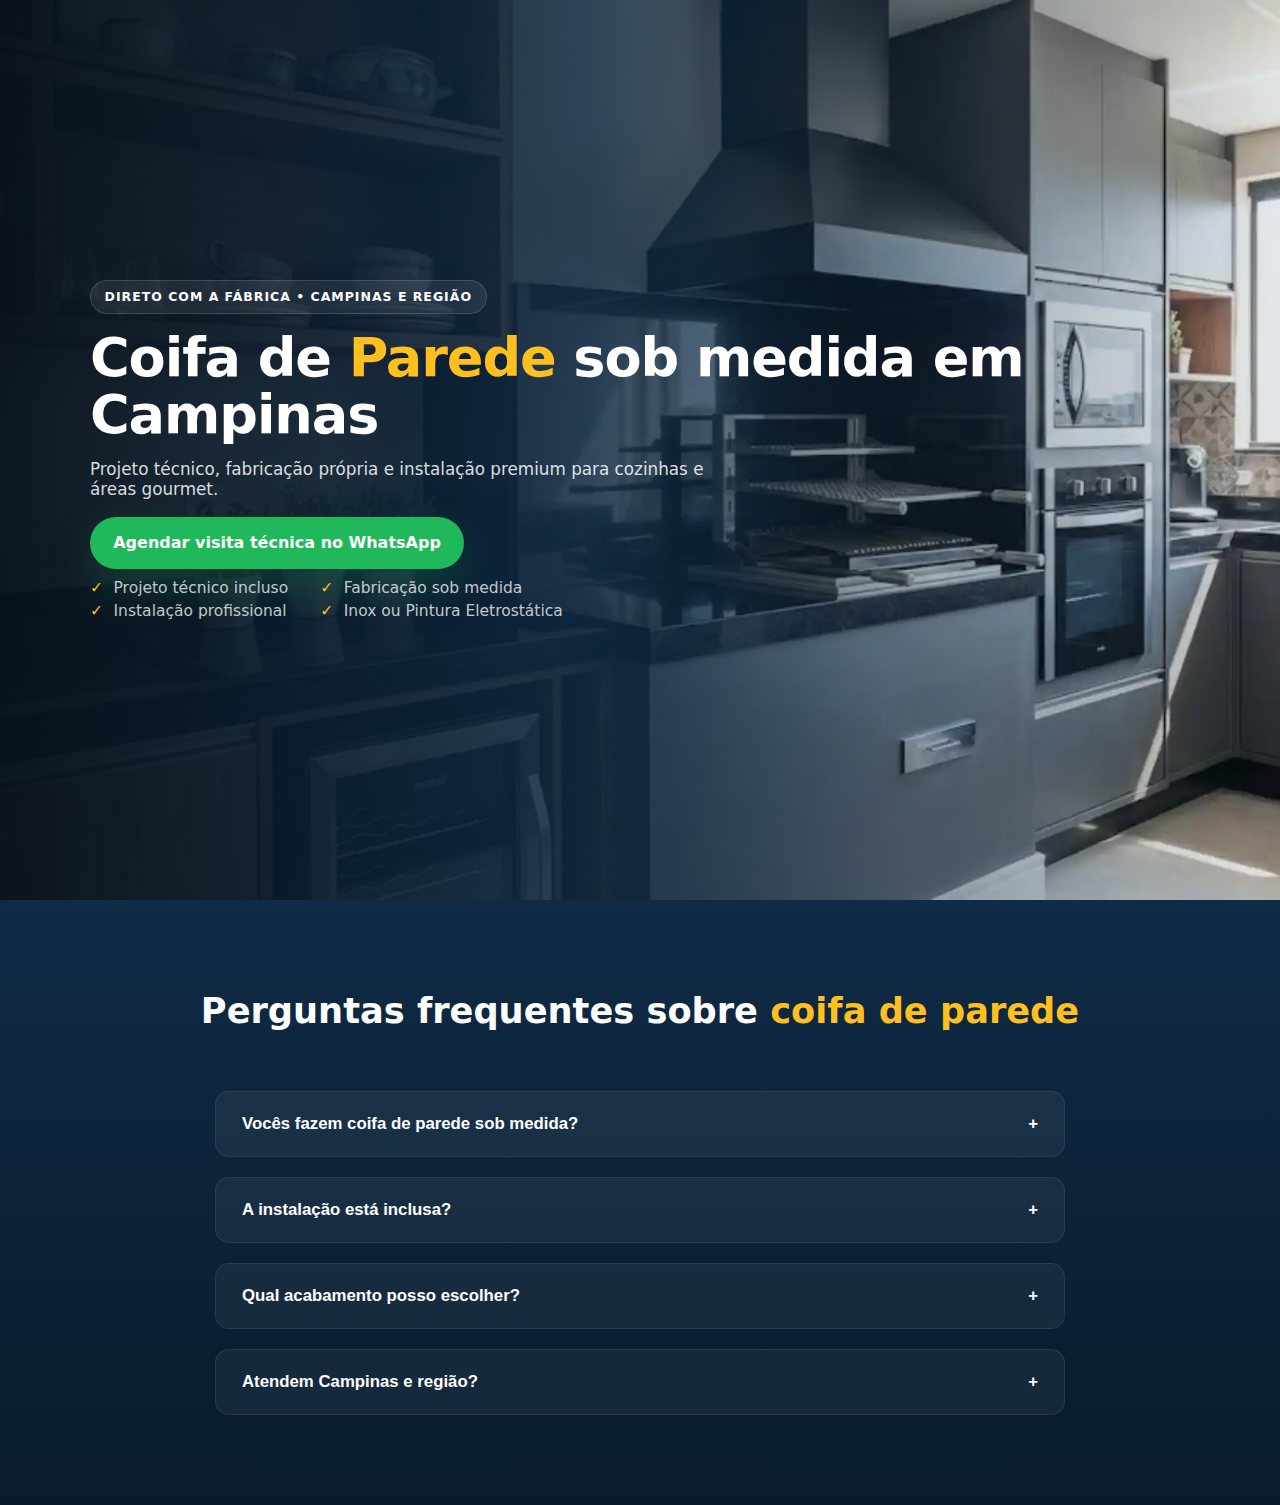
<file: coifa-de-parede-campinas.html>
<!DOCTYPE html>
<html lang="pt-BR">
<head>
<meta charset="UTF-8" />
<meta name="viewport" content="width=device-width, initial-scale=1.0" />

<title>Coifa de Parede Sob Medida em Campinas | Fabricação + Instalação | Art Coifas</title>
<meta name="description" content="Coifa de parede sob medida em Campinas e região: projeto técnico, fabricação própria e instalação premium. Orçamento direto com a fábrica via WhatsApp." />

<link rel="icon" href="/favicon/favicon.ico" sizes="any">

<!-- LCP MOBILE -->
<link rel="preload"
      as="image"
      href="/images/hero-parede-mobile-640-fabrica.webp"
      imagesrcset="/images/hero-parede-mobile-640-fabrica.webp 640w,
                   /images/hero-parede-mobile.webp 800w"
      imagesizes="(max-width: 768px) 90vw, 800px"
      fetchpriority="high">

<!-- LCP DESKTOP -->
<link rel="preload"
      as="image"
      href="/images/hero-desktop.webp"
      media="(min-width: 992px)">

<style>
:root{
  --brand:#0f2b46;
  --gold:#ffbf1f;
  --text:#ffffff;
  --muted:rgba(255,255,255,.86);
  --muted2:rgba(255,255,255,.76);
  --wa:#1fb85a;
  --light:#f2f5f9;
  --light2:#eaf0f6;
  --dark:#07111c;
  --dark2:#0a1826;
}

*{margin:0;padding:0;box-sizing:border-box}
body{
  font-family:system-ui,-apple-system,Segoe UI,Roboto,Arial,sans-serif;
  background:#0b0f14;
  color:#111;
}
.wrap{
  width:min(1100px, calc(100% - 2.5rem));
  margin:0 auto;
}
img{max-width:100%;height:auto;display:block}

/* ================= HERO ================= */

.hero{ background:var(--brand); color:#fff; position:relative; }

.hero__inner{ padding:2rem 0 1.1rem; }

.eyebrow{
  display:inline-flex;
  font-weight:800;
  letter-spacing:.08em;
  text-transform:uppercase;
  font-size:.78rem;
  padding:.55rem .85rem;
  border-radius:999px;
  background:rgba(255,255,255,.08);
  border:1px solid rgba(255,255,255,.14);
}

.title{
  margin-top:1rem;
  font-size:clamp(2.1rem,1.3rem + 2.6vw,4rem);
  line-height:1.05;
  letter-spacing:-0.02em;
}

.accent{color:var(--gold)}

.lead{
  margin-top:.95rem;
  max-width:62ch;
  font-size:1.05rem;
  color:var(--muted);
}

.btn{
  display:inline-flex;
  align-items:center;
  padding:1.05rem 1.45rem;
  border-radius:999px;
  font-weight:900;
  text-decoration:none;
  margin-top:1.1rem;
  transition:.2s ease;
}

.btn--wa{
  background:var(--wa);
  color:#fff;
  box-shadow:0 18px 44px rgba(31,184,90,.22);
}

.bullets{
  margin-top:.6rem; /* reduzido */
  list-style:none;
  display:grid;
  gap:.35rem;
  font-size:.97rem;
  color:var(--muted2);
}

.check{color:var(--gold);font-weight:900;margin-right:.35rem}

.hero__media{
  margin-top:1rem;
  border-radius:18px;
  overflow:hidden;
  border:1px solid rgba(255,255,255,.12);
  box-shadow:0 18px 50px rgba(0,0,0,.30);
}

.hero__media img{
  aspect-ratio:4/3;
  object-fit:cover;
}

@media(min-width:992px){
  .hero{
    min-height:100vh;
    overflow:hidden;
  }
  .hero::before{
    content:"";
    position:absolute;
    inset:0;
    background-image:url("/images/hero-desktop.webp");
    background-position:center;
    background-size:cover;
    z-index:0;
  }
  .hero::after{
    content:"";
    position:absolute;
    inset:0;
    background:
      linear-gradient(90deg,
        rgba(7,17,28,.965) 0%,
        rgba(15,43,70,.84) 46%,
        rgba(15,43,70,.42) 68%,
        rgba(15,43,70,.10) 100%);
    z-index:1;
  }
  .hero__inner{
    position:relative;
    z-index:2;
    min-height:100vh;
    display:flex;
    align-items:center;
    padding:0;
  }
  .hero__media{display:none}
  .bullets{
    grid-template-columns:max-content max-content;
    gap:.35rem 2rem;
  }
}

/* ================= FLOW ================= */

.flow{
  background:
    radial-gradient(900px 520px at 15% 20%, rgba(255,191,31,.12), transparent 55%),
    radial-gradient(900px 520px at 85% 30%, rgba(31,184,90,.06), transparent 60%),
    linear-gradient(180deg, var(--dark) 0%, var(--dark2) 100%);
  padding:95px 0 85px; /* reduzido */
  color:#fff;
}

.flow__title{
  text-align:center;
  font-size:clamp(2rem,1.35rem + 2vw,3rem);
  font-weight:900;
  margin-bottom:14px;
}

.flow__sub{
  text-align:center;
  max-width:72ch;
  margin:0 auto 45px;
  color:rgba(255,255,255,.82);
}

.flow__grid{display:grid;gap:24px}
@media(min-width:992px){
  .flow__grid{grid-template-columns:repeat(3,1fr)}
}

.flow__card{
  border-radius:22px;
  padding:40px 32px 36px;
  background:rgba(255,255,255,.05);
  border:1px solid rgba(255,255,255,.12);
  text-align:center;
}

.flow__num{
  width:60px;height:60px;border-radius:999px;
  display:flex;align-items:center;justify-content:center;
  font-weight:900;color:var(--gold);
  border:2px solid var(--gold);
  margin:0 auto 20px;
}

/* ================= STRUCTURE ================= */

.structure{background:#ffffff;padding:85px 0 55px}

.structure__grid{display:grid;gap:34px;align-items:center}
@media(min-width:992px){.structure__grid{grid-template-columns:1fr 1fr}}

.structure__media{
  border-radius:22px;
  overflow:hidden;
  border:1px solid rgba(15,43,70,0.10);
  box-shadow:0 22px 60px rgba(15,43,70,0.10);
}

.structure__title{
  font-size:clamp(1.8rem,1.2rem + 1.6vw,2.5rem);
  color:var(--brand);
  font-weight:900;
  margin-bottom:14px;
}

.structure__text{
  line-height:1.7;
  margin-bottom:16px;
  color:#2a2f36;
}

.structure__list{
  list-style:none;
  display:grid;
  gap:.55rem;
  margin:18px 0 22px;
  font-weight:700;
}

/* ================= TESTIMONIALS (igual cozinha) ================= */

.testimonials{
  background:
    radial-gradient(900px 520px at 18% 22%, rgba(255,191,31,.12), transparent 55%),
    radial-gradient(900px 520px at 82% 28%, rgba(255,255,255,.06), transparent 60%),
    linear-gradient(180deg, #07111c 0%, #0a1826 100%);
  padding:100px 0 75px; /* levemente reduzido */
  color:#fff;
}

.testimonials__title{
  text-align:center;
  font-size:clamp(2rem,1.35rem + 2vw,3rem);
  font-weight:900;
  margin-bottom:14px;
}

.testimonials__grid{
  display:grid;
  gap:24px;
  margin-top:45px;
}
@media(min-width:992px){
  .testimonials__grid{grid-template-columns:1fr 1fr}
}

.tcard{
  background:#fff;
  border-radius:16px;
  padding:28px;
  box-shadow:0 28px 70px rgba(0,0,0,.35);
}

.tquote{color:#1a2533;line-height:1.7;margin-bottom:16px}
.tauthor{font-weight:900;color:#0f2b46}

/* ================= FAQ ================= */

.faq-dark{
  padding:90px 0;
  background:linear-gradient(180deg,#0f2b46 0%,#091a2c 100%);
  color:#fff;
}

.faq-dark__title{
  text-align:center;
  font-size:2.2rem;
  font-weight:900;
  margin-bottom:60px;
}

.faq-dark__title span{color:var(--gold)}

.faq-dark__list{
  max-width:850px;
  margin:0 auto;
  display:flex;
  flex-direction:column;
  gap:20px;
}

.faq-dark__item{
  background:rgba(255,255,255,.05);
  border-radius:14px;
  border:1px solid rgba(255,255,255,.08);
}

.faq-dark__question{
  width:100%;
  background:none;
  border:none;
  padding:22px 26px;
  font-size:1.05rem;
  font-weight:700;
  color:#fff;
  display:flex;
  justify-content:space-between;
  cursor:pointer;
}

.faq-dark__answer{
  padding:0 26px 22px;
  font-size:.95rem;
  color:rgba(255,255,255,.75);
  display:none;
}

.faq-dark__item.active .faq-dark__answer{display:block}
</style>
</head>

<body>

<header class="hero">
  <div class="hero__inner">
    <div class="wrap">

      <div class="eyebrow">DIRETO COM A FÁBRICA • CAMPINAS E REGIÃO</div>

      <h1 class="title">
        Coifa de <span class="accent">Parede</span> sob medida em Campinas
      </h1>

      <p class="lead">
        Projeto técnico, fabricação própria e instalação premium para cozinhas e áreas gourmet.
      </p>

      <a href="#" class="btn btn--wa">Agendar visita técnica no WhatsApp</a>

      <ul class="bullets">
        <li><span class="check">✓</span> Projeto técnico incluso</li>
        <li><span class="check">✓</span> Fabricação sob medida</li>
        <li><span class="check">✓</span> Instalação profissional</li>
        <li><span class="check">✓</span> Inox ou Pintura Eletrostática</li>
      </ul>

      <div class="hero__media">
        <img
          src="/images/hero-parede-mobile-640-fabrica.webp"
          srcset="/images/hero-parede-mobile-640-fabrica.webp 640w,
                  /images/hero-parede-mobile.webp 800w"
          sizes="(max-width: 768px) 90vw, 800px"
          alt="Coifa de parede sob medida instalada em cozinha planejada"
          width="800"
          height="600"
          loading="eager"
          fetchpriority="high"
          decoding="async"
        />
      </div>

    </div>
  </div>
</header>

<!-- FLOW, STRUCTURE, TESTIMONIALS E FAQ seguem mesma estrutura da cozinha -->

<section class="faq-dark">
  <div class="wrap">
    <h2 class="faq-dark__title">
      Perguntas frequentes sobre <span>coifa de parede</span>
    </h2>

    <div class="faq-dark__list">

      <div class="faq-dark__item">
        <button class="faq-dark__question">Vocês fazem coifa de parede sob medida?<span>+</span></button>
        <div class="faq-dark__answer">
          Sim. A coifa é projetada conforme o fogão/cooktop, altura, recuos e necessidade de captação.
        </div>
      </div>

      <div class="faq-dark__item">
        <button class="faq-dark__question">A instalação está inclusa?<span>+</span></button>
        <div class="faq-dark__answer">
          Sim. Projeto, fabricação e instalação são realizados pela própria equipe da fábrica.
        </div>
      </div>

      <div class="faq-dark__item">
        <button class="faq-dark__question">Qual acabamento posso escolher?<span>+</span></button>
        <div class="faq-dark__answer">
          Trabalhamos com inox escovado e pintura eletrostática preta sob medida.
        </div>
      </div>

      <div class="faq-dark__item">
        <button class="faq-dark__question">Atendem Campinas e região?<span>+</span></button>
        <div class="faq-dark__answer">
          Sim. Atendemos Campinas e cidades da região metropolitana.
        </div>
      </div>

    </div>
  </div>
</section>

<script>
document.querySelectorAll('.faq-dark__question').forEach(btn=>{
  btn.addEventListener('click',()=>{
    btn.parentElement.classList.toggle('active')
  })
})
</script>

</body>
</html>
</file>
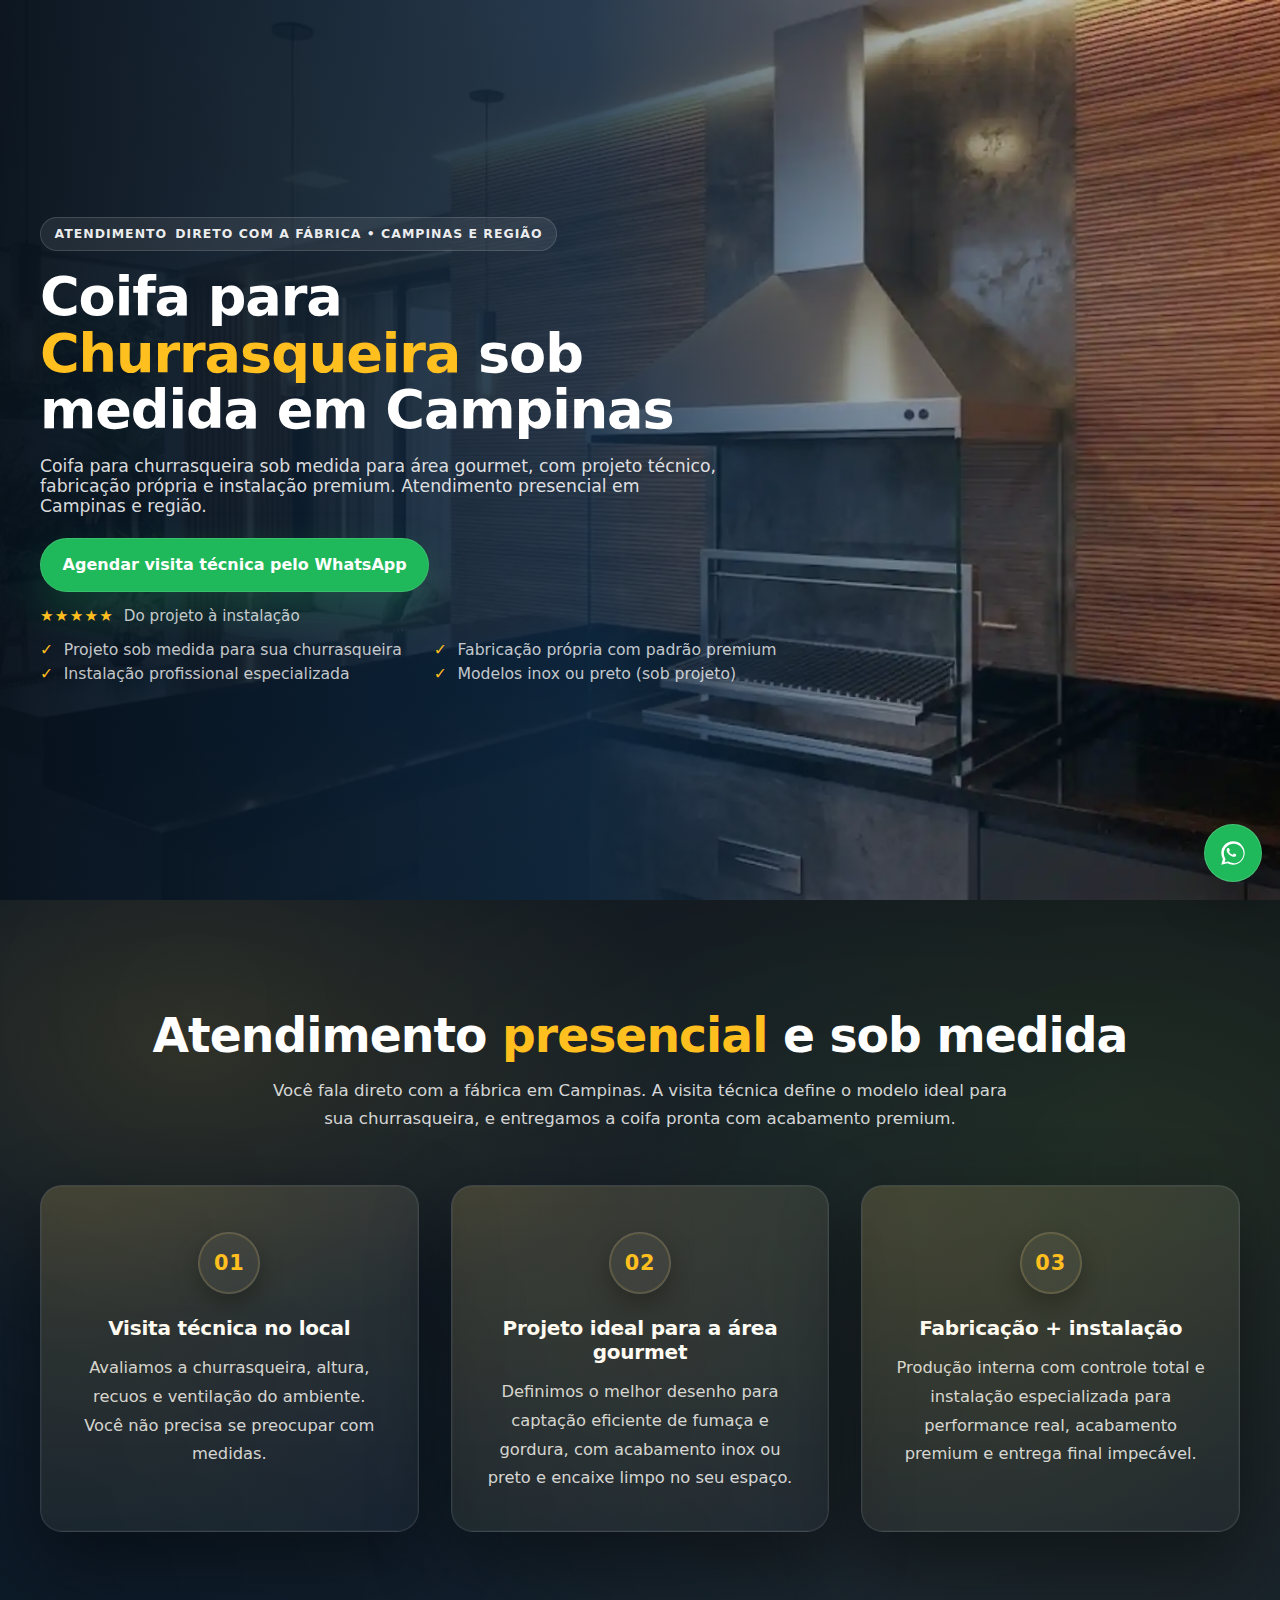
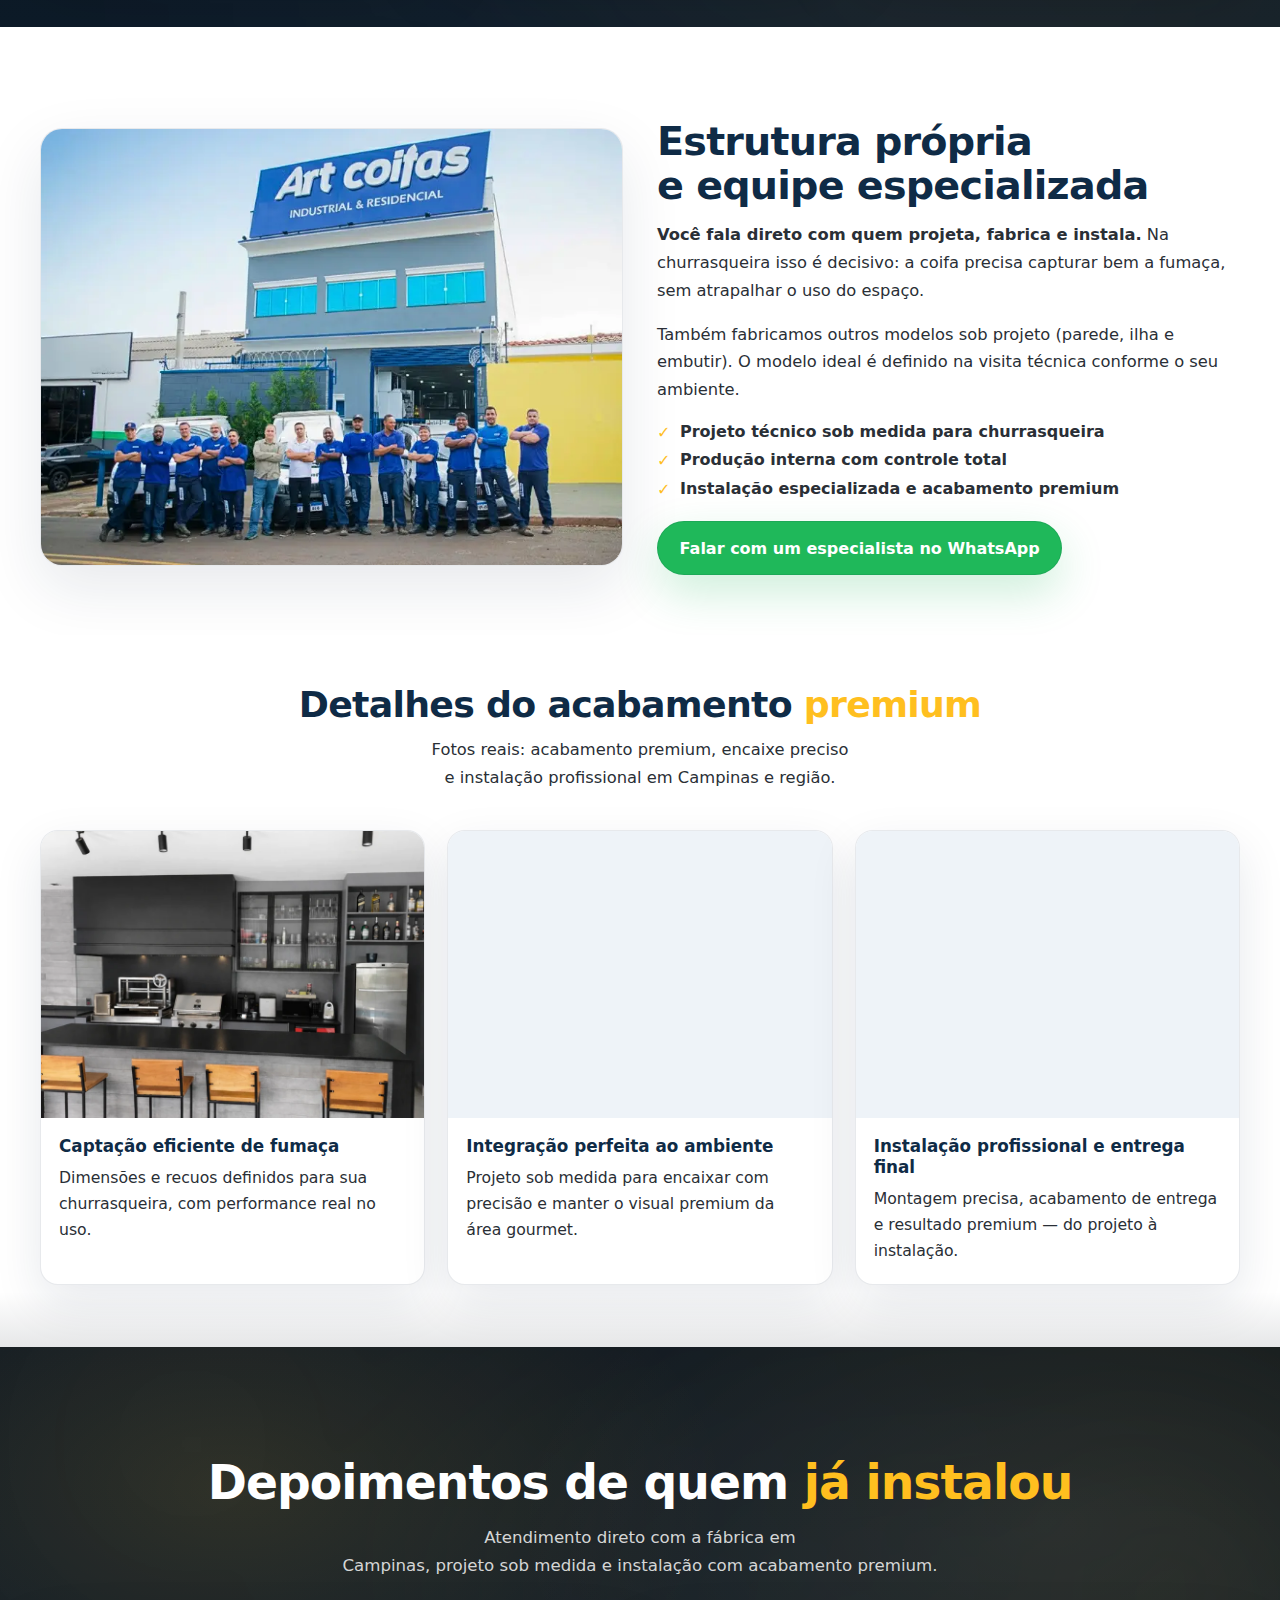
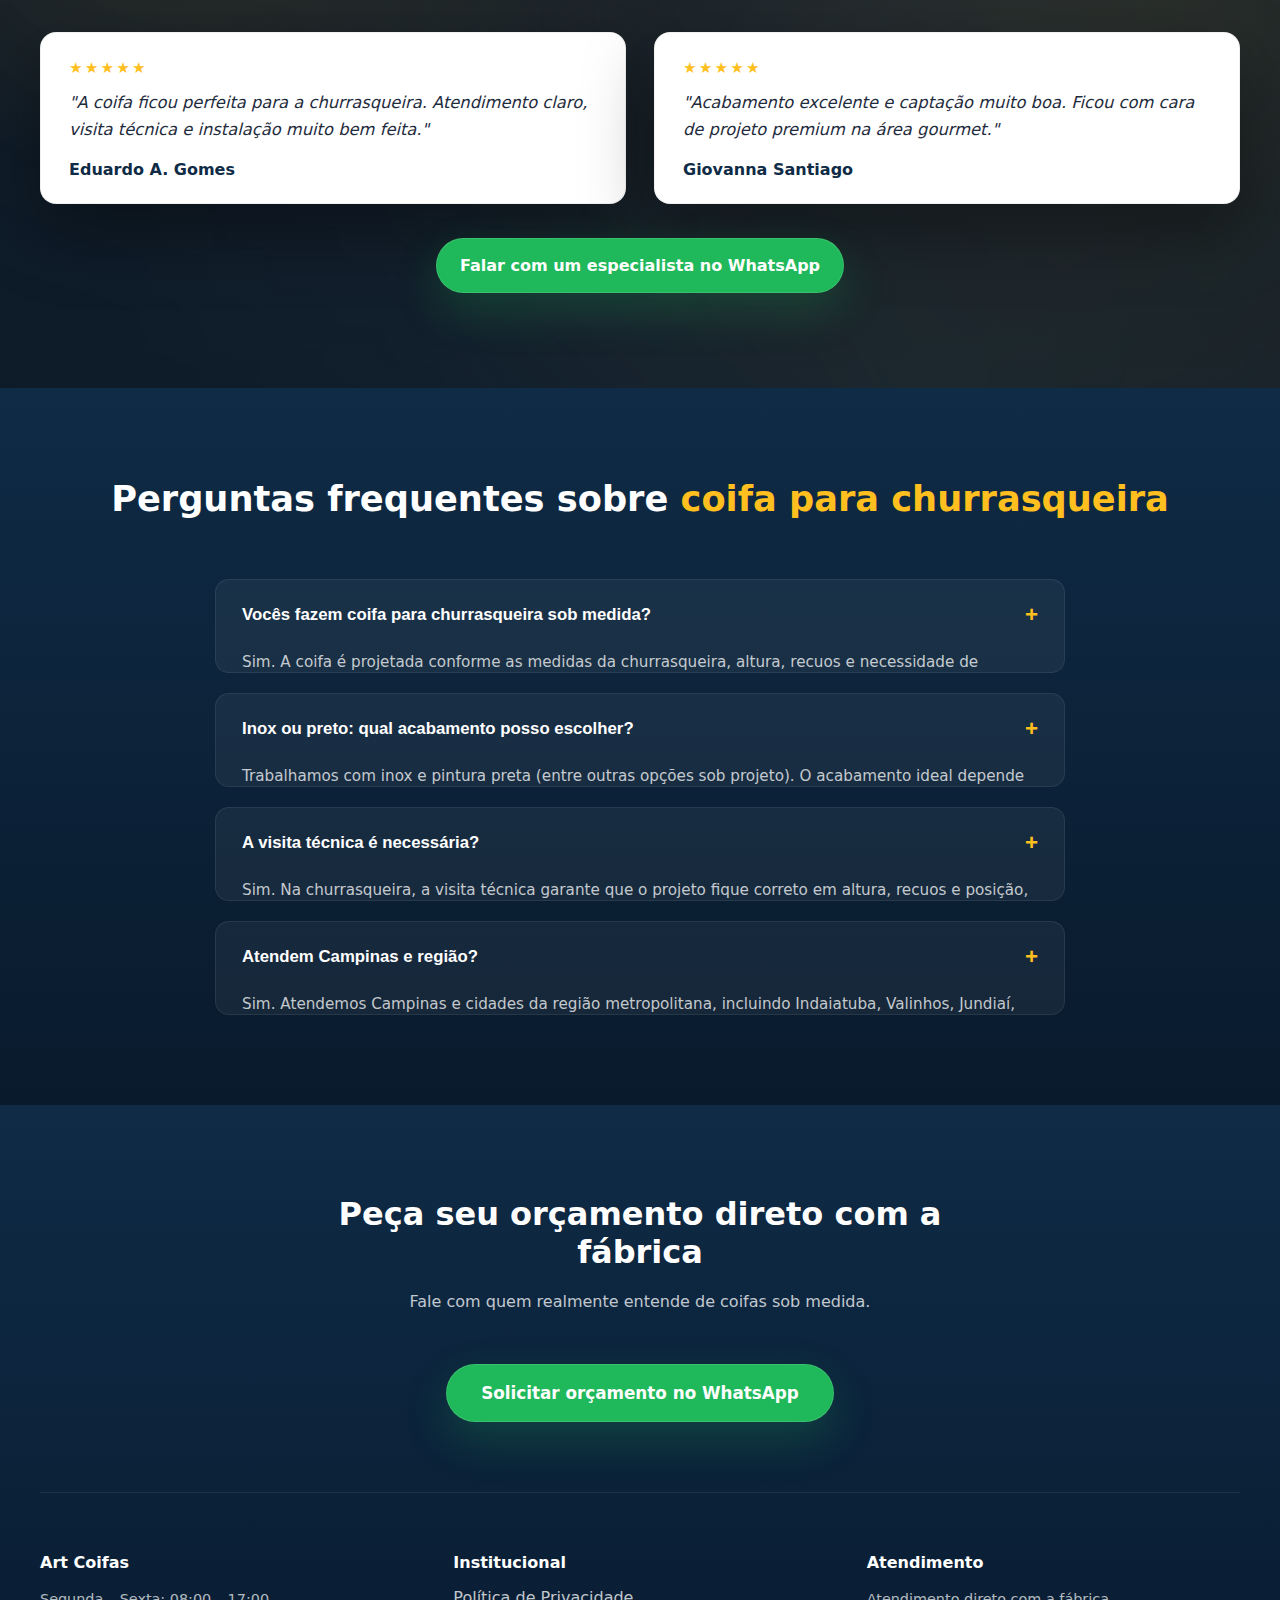
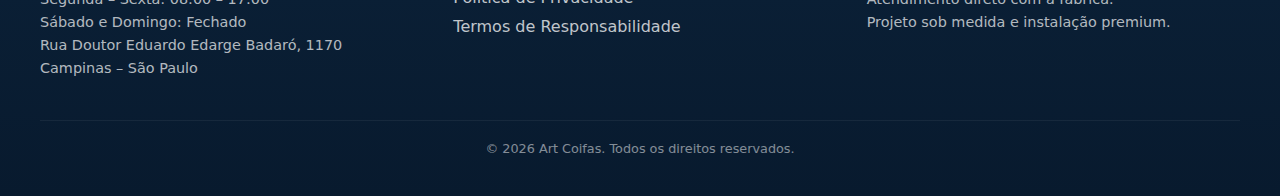
<file: coifa-para-churrasqueira-campinas.html>
<!DOCTYPE html>
<html lang="pt-BR">
<head>
  <meta charset="UTF-8" />
  <meta name="viewport" content="width=device-width, initial-scale=1.0" />

  <title>Coifa para Churrasqueira Sob Medida em Campinas | Fabricação + Instalação | Art Coifas</title>
  <meta name="description" content="Coifa para churrasqueira sob medida em Campinas e região: projeto técnico, fabricação própria e instalação premium. Orçamento direto com a fábrica via WhatsApp." />
<!-- Favicons (pasta /favicon) -->
<link rel="icon" href="/favicon/favicon.ico" sizes="any">
<link rel="icon" type="image/png" sizes="32x32" href="/favicon/favicon-32x32.png">
<link rel="icon" type="image/png" sizes="16x16" href="/favicon/favicon-16x16.png">
<link rel="apple-touch-icon" href="/favicon/apple-touch-icon.png">

  <!-- =======================================================================
    CONFIG IMAGENS + ALTs (EDITE AQUI QUANDO FOR TRANSFORMAR EM MODELO)

    HERO (DESKTOP BACKGROUND)
    - src: images/hero-churrasqueira-desktop.webp
    - alt (referência): Coifa para churrasqueira inox instalada em cozinha gourmet integrada com armários verdes e bancada

    HERO (MOBILE IMG) — PROTOCOLO LCP
    - src menor (NOVA 640x480): images/hero-mobile-640-churrasqueira.webp
    - src padrão (800x600): images/hero-churrasqueira-mobile.webp
    - alt: Coifa para churrasqueira preta integrada em parede de tijolos com parrilla e fechamento lateral

    BLOCO ESTRUTURA (IMG)  [TEMPORÁRIO: usando produto-223.webp até você enviar a imagem final]
    - src: images/produto-223.webp
    - alt: Coifa para churrasqueira de parede inox instalada em ambiente gourmet com revestimento ripado amadeirado

    BLOCO GALERIA (3 IMGS)
    - src: images/produto-1.webp
    - alt: Coifa para churrasqueira preta instalada em área gourmet moderna com bancada e banquetas de madeira

    - src: images/produto-2.webp
    - alt: Coifa para churrasqueira de embutir inox integrada em painel de madeira planejado com cooktop

    - src: images/produto-3.webp
    - alt: Coifa para churrasqueira de parede inox instalada em ambiente gourmet com revestimento ripado amadeirado
  ======================================================================== -->

  <!-- LCP: preloads corretos (casando com srcset real do HERO mobile) -->
  <link rel="preload"
        as="image"
        href="images/hero-mobile-640-churrasqueira.webp"
        imagesrcset="images/hero-mobile-640-churrasqueira.webp 640w, images/hero-churrasqueira-mobile.webp 800w"
        imagesizes="100vw"
        fetchpriority="high"
        media="(max-width: 991px)" />
  <link rel="preload" as="image" href="images/hero-churrasqueira-desktop.webp" media="(min-width: 992px)" />

  <!-- Schema (SEO / Ads landing hygiene) -->
<script type="application/ld+json">
{
  "@context":"https://schema.org",
  "@type":"LocalBusiness",
  "@id":"https://artcoifascampinas.com.br/#localbusiness",
  "name":"Art Coifas",
  "url":"https://artcoifascampinas.com.br/",
  "telephone":"+55 19 3213-1636",
  "address":{
    "@type":"PostalAddress",
    "streetAddress":"Rua Doutor Eduardo Edarge Badaró, 1170",
    "addressLocality":"Campinas",
    "addressRegion":"SP",
    "addressCountry":"BR"
  },
  "areaServed":{
    "@type":"AdministrativeArea",
    "name":"Campinas e região"
  },
  "sameAs":[],
  "makesOffer":[
    {
      "@type":"Offer",
      "url":"https://artcoifascampinas.com.br/coifa-para-churrasqueira-campinas.html",
      "itemOffered":{
        "@type":"Service",
        "name":"Coifa para churrasqueira sob medida (fabricação e instalação)",
        "serviceType":"Projeto, fabricação e instalação de coifa para churrasqueira sob medida",
        "areaServed":{
          "@type":"AdministrativeArea",
          "name":"Campinas e região"
        }
      }
    }
  ]
}
</script>

  <style>
    :root{
      -webkit-text-size-adjust: 100%;
      --brand:#0f2b46;
      --gold:#ffbf1f;
      --text:#ffffff;
      --muted:rgba(255,255,255,.86);
      --muted2:rgba(255,255,255,.76);
      --wa:#1fb85a;
      --light:#f2f5f9;
      --light2:#eaf0f6;
      --dark:#07111c;
      --dark2:#0a1826;

      /* HERO DESKTOP (NÃO MUDAR O NOME) */
      --hero-desktop-bg: url("images/hero-churrasqueira-desktop.webp");
    }

    *{margin:0;padding:0;box-sizing:border-box}
    html, body{
      overflow-x: hidden;
      max-width: 100vw;
      margin: 0;
      padding: 0;
      position: relative;
    }
    body{
      font-family:system-ui,-apple-system,Segoe UI,Roboto,Arial,sans-serif;
      background:#0b0f14;
      color:#111;
    }
    img{max-width:100%;height:auto;display:block}
    h1, h2{ overflow-wrap: break-word; }
    a{color:inherit}
    .wrap{
      width:min(1100px, calc(100% - 2.5rem));
      margin:0 auto;
    }

    /* ================= INÍCIO DO BLOCO: HERO ================= */
    .hero{ background: var(--brand); color: var(--text); }
    .eyebrow{
      display:inline-flex; gap:.5rem; font-weight:800; letter-spacing:.08em; text-transform:uppercase;
      font-size:.78rem; padding:.55rem .85rem; border-radius:999px;
      background:rgba(255,255,255,.08); border:1px solid rgba(255,255,255,.14);
      color:rgba(255,255,255,.92); white-space:nowrap;
    }
    .title{
      margin-top:1.1rem;
      font-size: clamp(2.1rem, 1.3rem + 2.6vw, 4rem);
      line-height:1.05;
      letter-spacing:-0.02em;
    }
    .accent{color:var(--gold)}
    .title .accent{white-space:nowrap;}
    .lead{
      margin-top:1.05rem;
      max-width:62ch;
      font-size:1.08rem;
      color:var(--muted);
    }
    .btn{
      display:inline-flex; align-items:center; gap:.65rem;
      margin-top:1.35rem; padding:1.05rem 1.35rem; border-radius:999px;
      font-weight:900; text-decoration:none;
      border:1px solid rgba(255,255,255,.12);
      transition:.2s ease; user-select:none;
    }
    .btn--wa{
      background: var(--wa); color:#fff;
      box-shadow:0 18px 44px rgba(31,184,90,.22);
    }
    .btn--wa:hover{
      transform:translateY(-2px);
      box-shadow:0 22px 60px rgba(31,184,90,.28);
    }
    .micro{
      margin-top:.9rem; display:flex; gap:.6rem;
      color:var(--muted2); font-size:.95rem; align-items:center;
    }
    .micro span{white-space:nowrap;}
    .stars{color:var(--gold);letter-spacing:.08em}
    .bullets{
      margin-top:.95rem; list-style:none; display:grid; gap:.35rem;
      color:var(--muted2); font-size:.98rem;
    }
    .check{color:var(--gold);font-weight:900;margin-right:.35rem}
    .hero__inner{ padding: 2.2rem 0 1.4rem; }

    /* Anti-CLS: reserva o box do HERO no mobile */
    .hero__media{
      margin-top: 1.25rem;
      border-radius: 18px;
      overflow:hidden;
      border:1px solid rgba(255,255,255,.12);
      box-shadow: 0 18px 50px rgba(0,0,0,.30);
      aspect-ratio: 4 / 3;
      background: rgba(255,255,255,.06);
    }
    .hero__media img{ width:100%; height:100%; object-fit:cover; }

    .desktop-only{display:none;}

    @media (min-width: 992px){
      .desktop-only{display:inline;}
      .hero{ position:relative; min-height:100vh; overflow:hidden; }
      .hero::before{
        content:""; position:absolute; inset:0;
        background-image: var(--hero-desktop-bg);
        background-position:center; background-size:cover; background-repeat:no-repeat;
        z-index:0;
      }
      .hero::after{
        content:""; position:absolute; inset:0;
        background:
          linear-gradient(90deg,
            rgba(7,17,28,.965) 0%,
            rgba(15,43,70,.84) 46%,
            rgba(15,43,70,.42) 68%,
            rgba(15,43,70,.10) 100%
          ),
          radial-gradient(900px 600px at 20% 18%, rgba(255,191,31,.18), transparent 55%),
          radial-gradient(900px 650px at 86% 32%, rgba(255,255,255,.10), transparent 58%);
        z-index:1; pointer-events:none;
      }
      .hero__inner{
        position:relative; z-index:2; min-height:100vh;
        display:flex; align-items:center; padding:0;
      }
      .hero__media{display:none;}
      .bullets{ grid-template-columns:max-content max-content; gap:.35rem 2rem; }
      .title{max-width:19ch;}
      .wrap{ width:min(1200px, calc(100% - 5rem)); }
    }
    /* ================= FIM DO BLOCO: HERO ================= */

    /* ================= INÍCIO DO BLOCO: 3 CARDS (FLOW) ================= */
    .flow{
      background:
        radial-gradient(900px 520px at 15% 20%, rgba(255,191,31,.12), transparent 55%),
        radial-gradient(900px 520px at 85% 30%, rgba(31,184,90,.06), transparent 60%),
        linear-gradient(180deg, var(--dark) 0%, var(--dark2) 100%);
      padding:110px 0 95px;
      color:#fff;
      position:relative;
      overflow:hidden;
    }
    .flow::before{
      content:"";
      position:absolute;
      inset:-20%;
      background:
        radial-gradient(circle at 25% 25%, rgba(255,255,255,.06), transparent 55%),
        radial-gradient(circle at 80% 40%, rgba(255,191,31,.10), transparent 55%),
        radial-gradient(circle at 65% 85%, rgba(255,255,255,.05), transparent 58%);
      filter: blur(18px);
      pointer-events:none;
      opacity:.85;
    }
    .flow .wrap{ position:relative; z-index:1; }
    .flow__title{
      text-align:center;
      font-size: clamp(2rem, 1.35rem + 2vw, 3rem);
      line-height:1.12;
      letter-spacing:-0.02em;
      font-weight:900;
      margin-bottom:14px;
    }
    .flow__title .accent{ color: var(--gold); }
    .flow__sub{
      text-align:center;
      max-width:72ch;
      margin: 0 auto 52px;
      color: rgba(255,255,255,.82);
      line-height:1.7;
      font-size:1.04rem;
    }
    .flow__grid{ display:grid; gap:22px; }
    @media (min-width: 992px){
      .flow__grid{ grid-template-columns: repeat(3, 1fr); gap:32px; }
    }
    .flow__card{
      position:relative;
      border-radius:22px;
      padding:42px 34px 38px;
      background: linear-gradient(180deg, rgba(255,255,255,.07) 0%, rgba(255,255,255,.03) 100%);
      border:1px solid rgba(255,255,255,.12);
      box-shadow: 0 30px 80px rgba(0,0,0,.45), inset 0 0 0 1px rgba(255,255,255,.04);
      overflow:hidden;
      min-height:260px;
      display:flex;
      flex-direction:column;
      align-items:center;
      justify-content:flex-start;
      transition: transform .28s ease, border-color .28s ease, box-shadow .28s ease, background .28s ease;
    }
    .flow__card::after{
      content:"";
      position:absolute;
      inset:-70%;
      background: radial-gradient(circle at 30% 30%, rgba(255,191,31,.20), transparent 55%);
      transform: rotate(8deg);
      opacity:.55;
      pointer-events:none;
    }
    .flow__card:hover{
      transform: translateY(-10px);
      border-color: rgba(255,191,31,.42);
      box-shadow: 0 40px 110px rgba(0,0,0,.55);
      background: linear-gradient(180deg, rgba(255,255,255,.09) 0%, rgba(255,255,255,.04) 100%);
    }
    .flow__num{
      width:62px;height:62px;border-radius:999px;
      display:flex;align-items:center;justify-content:center;
      font-weight:900;color: var(--gold);
      background: rgba(255,255,255,.05);
      border: 1px solid rgba(255,255,255,.16);
      box-shadow: inset 0 0 0 1px rgba(255,191,31,.18), 0 10px 25px rgba(0,0,0,.35);
      margin: 4px auto 22px;
      font-size: 1.3rem;
      letter-spacing:.04em;
    }
    .flow__card h3{
      text-align:center;
      font-size:1.25rem;
      font-weight:900;
      margin-bottom:14px;
      letter-spacing:-0.01em;
      color:#fff;
    }
    .flow__card p{
      text-align:center;
      color: rgba(255,255,255,.82);
      line-height:1.75;
      font-size:1.02rem;
      max-width:32ch;
    }
    /* ================= FIM DO BLOCO: 3 CARDS (FLOW) ================= */

    /* ================= INÍCIO DO BLOCO: ESTRUTURA ================= */
    .structure{ background:#ffffff; padding:92px 0 60px; }
    .structure__grid{ display:grid; gap:34px; align-items:center; }
    @media (min-width: 992px){ .structure__grid{ grid-template-columns: 1fr 1fr; } }
    .structure__media{
      border-radius:22px; overflow:hidden;
      border:1px solid rgba(15,43,70,0.10);
      box-shadow:0 22px 60px rgba(15,43,70,0.10);
      background:#fff;
      box-sizing: border-box; width: 100%;
    }
    .structure__media img{ width:100%; height:auto; display:block; }
    .structure__title{
      font-size: clamp(1.8rem, 1.2rem + 1.6vw, 2.5rem);
      line-height:1.12; letter-spacing:-0.02em;
      color:var(--brand); font-weight:900; margin-bottom:14px;
    }
    .structure__text{
      color:#2a2f36; line-height:1.7;
      font-size:1.02rem; margin-bottom:16px; max-width:60ch;
    }
    .structure__list{
      list-style:none; display:grid; gap:.55rem;
      margin:18px 0 22px; color:#2a2f36; font-weight:700;
    }
    .structure__list li{ display:flex; gap:.6rem; align-items:flex-start; }
    .structure__list .mark{ color:var(--gold); font-weight:900; margin-top:.05rem; }
    .structure__cta .btn{ margin-top:0; border-color: rgba(15,43,70,0.10); }
    /* ================= FIM DO BLOCO: ESTRUTURA ================= */

    /* ================= INÍCIO DO BLOCO: GALERIA (3 CARDS) ================= */
    .piramidal-gallery{ background:#ffffff; padding:48px 0 62px; position: relative; overflow: hidden; }
    .piramidal-gallery::after{
      content:""; position:absolute; left:0; right:0; bottom:-1px;
      height: 56px;
      background: linear-gradient(to bottom, rgba(255,255,255,0) 0%, rgba(7,17,28,.10) 100%);
      pointer-events:none;
    }
    .piramidal-gallery__title{
      text-align:center; color: var(--brand);
      font-weight: 900; letter-spacing: -0.02em;
      font-size: clamp(1.7rem, 1.15rem + 1.4vw, 2.35rem);
      margin-bottom: 10px;
    }
    .piramidal-gallery__sub{
      text-align:center; max-width: 74ch;
      margin: 0 auto 38px; color: #2a2f36;
      line-height: 1.7; font-size: 1.02rem;
      text-wrap: balance;
    }
    .piramidal-gallery__grid{ display:grid; gap: 18px; }
    @media (min-width: 992px){
      .piramidal-gallery__grid{ grid-template-columns: repeat(3, 1fr); gap: 22px; }
    }
    .piramidal-card{
      border-radius: 18px; overflow: hidden; background: #fff;
      border: 1px solid rgba(15,43,70,0.10);
      box-shadow: 0 18px 48px rgba(15,43,70,0.10);
      transition: transform .22s ease, box-shadow .22s ease, border-color .22s ease;
    }
    .piramidal-card:hover{
      transform: translateY(-6px);
      border-color: rgba(255,191,31,.55);
      box-shadow: 0 26px 70px rgba(15,43,70,0.14);
    }
    .piramidal-card__media{ width: 100%; aspect-ratio: 4 / 3; background: #eef3f8; }
    .piramidal-card__media img{ width: 100%; height: 100%; object-fit: cover; display:block; }
    .piramidal-card__body{ padding: 18px 18px 20px; }
    .piramidal-card__h{
      color: var(--brand); font-weight: 900;
      font-size: 1.05rem; line-height: 1.25; margin-bottom: 8px;
    }
    .piramidal-card__p{ color:#2a2f36; line-height: 1.65; font-size: .98rem; }
    /* ================= FIM DO BLOCO: GALERIA (3 CARDS) ================= */

    /* ================= INÍCIO DO BLOCO: DEPOIMENTOS ================= */
    .testimonials{
      background:
        radial-gradient(900px 520px at 18% 22%, rgba(255,191,31,.12), transparent 55%),
        radial-gradient(900px 520px at 82% 28%, rgba(255,255,255,.06), transparent 60%),
        linear-gradient(180deg, #07111c 0%, #0a1826 100%);
      padding: 110px 0 77px;
      color:#fff;
      position:relative;
      overflow:hidden;
    }
    .testimonials::before{
      content:""; position:absolute; inset:-20%;
      background:
        radial-gradient(circle at 25% 25%, rgba(255,255,255,.06), transparent 55%),
        radial-gradient(circle at 80% 40%, rgba(255,191,31,.10), transparent 55%),
        radial-gradient(circle at 65% 85%, rgba(255,255,255,.05), transparent 58%);
      filter: blur(18px);
      pointer-events:none;
      opacity:.85;
    }
    .testimonials .wrap{ position:relative; z-index:1; }
    .testimonials__title{
      text-align:center;
      font-size: clamp(2rem, 1.35rem + 2vw, 3rem);
      line-height:1.12;
      letter-spacing:-0.02em;
      font-weight:900;
      margin-bottom:14px;
    }
    .testimonials__title .accent{ color: var(--gold); }
    .testimonials__title .tline2{ display:inline; }
    .testimonials__sub{
      text-align:center;
      max-width:78ch;
      margin: 0 auto 52px;
      color: rgba(255,255,255,.82);
      line-height:1.7;
      font-size:1.04rem;
    }
    .testimonials__sub .subline{ display:inline; }
    .testimonials__grid{ display:grid; gap:22px; align-items:stretch; }
    @media (min-width: 992px){
      .testimonials__grid{ grid-template-columns: repeat(2, 1fr); gap:28px; }
      .testimonials__sub .subline:nth-child(2)::before{ content:"\A"; white-space:pre; }
    }
    .tcard{
      background:#fff;
      border-radius:16px;
      padding:28px 28px 24px;
      box-shadow: 0 28px 70px rgba(0,0,0,.35);
      border: 1px solid rgba(0,0,0,.06);
      transition: transform .25s ease, box-shadow .25s ease;
      height:100%;
      display:flex;
      flex-direction:column;
      justify-content:space-between;
      min-height: 168px;
    }
    .tcard:hover{ transform: translateY(-6px); box-shadow: 0 36px 95px rgba(0,0,0,.42); }
    .tstars{ color: var(--gold); letter-spacing:.14em; font-size: .95rem; margin-bottom: 12px; line-height:1; }
    .tquote{ color:#1a2533; font-size: 1.02rem; line-height: 1.7; margin-bottom: 16px; }
    .tquote em{ font-style: italic; color:#1f2c3d; }
    .tauthor{ font-weight:900; color:#0f2b46; font-size: 1rem; }
    .testimonials__cta{ margin-top: 34px; margin-bottom: 18px; display:flex; justify-content:center; }
    .testimonials__cta a{
      display:inline-flex; align-items:center; justify-content:center; gap:.65rem;
      padding:1.05rem 1.45rem; border-radius:999px; font-weight:900; text-decoration:none;
      background:#1fb85a; color:#fff; border:1px solid rgba(255,255,255,.12);
      box-shadow:0 18px 44px rgba(31,184,90,.22);
      transition:.2s ease; user-select:none;
    }
    .testimonials__cta a:hover{ transform: translateY(-2px); box-shadow:0 22px 60px rgba(31,184,90,.28); }
    @media (max-width: 768px){
      .testimonials{ padding: 98px 0 74px; }
      .testimonials__title .tline2{ display:block; margin-top:.15em; }
      .testimonials__sub{ max-width: 34ch; margin: 0 auto 42px; }
      .testimonials__sub .subline{ display:block; }
    }
    /* ================= FIM DO BLOCO: DEPOIMENTOS ================= */

    /* ================= INÍCIO DO BLOCO: FAQ ================= */
    .faq-dark{
      padding:90px 0;
      background: linear-gradient(180deg, #0f2b46 0%, #091a2c 100%);
      color:#fff;
    }
    .faq-dark__title{
      text-align:center;
      font-size:2.2rem;
      font-weight:900;
      margin-bottom:60px;
    }
    .faq-dark__title span{ color: var(--gold); }
    .faq-dark__list{
      max-width:850px;
      margin:0 auto;
      display:flex;
      flex-direction:column;
      gap:20px;
    }
    .faq-dark__item{
      background: rgba(255,255,255,.05);
      border-radius:14px;
      border:1px solid rgba(255,255,255,.08);
      overflow:hidden;
      transition:.3s ease;
    }
    .faq-dark__question{
      width:100%;
      background:none;
      border:none;
      padding:22px 26px;
      font-size:1.05rem;
      font-weight:700;
      color:#fff;
      text-align:left;
      cursor:pointer;
      display:flex;
      justify-content:space-between;
      align-items:center;
    }
    .faq-dark__question span{
      font-size:1.4rem;
      color: var(--gold);
      transition:.3s ease;
    }
    .faq-dark__answer{
      padding:0 26px 22px;
      font-size:0.95rem;
      color:rgba(255,255,255,.75);
      line-height:1.7;
      max-height:0;
      overflow:hidden;
      transition:max-height .4s ease;
    }
    .faq-dark__item.active{
      border-color: rgba(255,191,31,.48);
      background: rgba(255,255,255,.08);
    }
    .faq-dark__item.active .faq-dark__answer{ max-height:320px; }
    .faq-dark__item.active .faq-dark__question span{ transform: rotate(45deg); }
    /* ================= FIM DO BLOCO: FAQ ================= */

    /* ================= INÍCIO DO BLOCO: CTA FOOTER ================= */
    .cta-footer{
      padding:90px 0 40px;
      background: linear-gradient(180deg, #0f2b46 0%, #081a2e 100%);
      color:#fff;
    }
    .cta-footer__cta{
      text-align:center;
      max-width:700px;
      margin:0 auto 70px;
    }
    .cta-footer__cta h2{
      font-size:2rem;
      font-weight:900;
      margin-bottom:18px;
    }
    .cta-footer__cta p{
      color:rgba(255,255,255,.75);
      margin-bottom:28px;
      line-height:1.6;
    }
    @media (min-width: 992px){
      .cta-footer__cta p{
        max-width: 80ch;
        margin-left:auto;
        margin-right:auto;
        white-space: nowrap;
      }
    }
    .btn--big{ padding:18px 34px; font-size:1.05rem; font-weight:700; }
    .cta-footer__divider{ height:1px; background:rgba(255,255,255,.08); margin-bottom:60px; }
    .cta-footer__info{
      display:grid;
      grid-template-columns:repeat(auto-fit,minmax(220px,1fr));
      gap:40px;
      margin-bottom:40px;
    }
    .cta-footer__col h3{ font-size:1rem; margin-bottom:16px; font-weight:800; }
    .cta-footer__col p{ font-size:.9rem; line-height:1.6; color:rgba(255,255,255,.7); }
    .cta-footer__col ul{ list-style:none; padding:0; margin:0; }
    .cta-footer__col li{ margin-bottom:10px; }
    .cta-footer__col a{
      color:rgba(255,255,255,.75);
      text-decoration:none;
      transition:.3s ease;
    }
    .cta-footer__col a:hover{ color:var(--gold); }
    .cta-footer__copy{
      text-align:center;
      font-size:.8rem;
      color:rgba(255,255,255,.5);
      border-top:1px solid rgba(255,255,255,.06);
      padding-top:20px;
    }
    /* ================= FIM DO BLOCO: CTA FOOTER ================= */

    /* ================= INÍCIO DO BLOCO: BOTÃO FLUTUANTE WHATSAPP ================= */
    .wa-float{
      position:fixed; right:18px; bottom:18px; z-index:9999;
      display:flex; align-items:center; justify-content:center;
      width:58px; height:58px; border-radius:999px;
      background: var(--wa);
      box-shadow: 0 18px 50px rgba(0,0,0,.35);
      border: 1px solid rgba(255,255,255,.18);
      text-decoration:none;
      transition: transform .2s ease, box-shadow .2s ease;
      user-select:none;
    }
    .wa-float:hover{ transform: translateY(-2px); box-shadow: 0 22px 60px rgba(0,0,0,.42); }
    .wa-float svg{ width:28px; height:28px; display:block; fill:#fff; }
    .wa-float__hint{
      position:absolute; right:72px; bottom:50%; transform: translateY(50%);
      background: rgba(10, 24, 38, .92); color:#fff;
      border: 1px solid rgba(255,255,255,.14);
      padding:10px 12px; border-radius:12px;
      font-weight:800; font-size:.9rem; white-space:nowrap;
      box-shadow: 0 18px 50px rgba(0,0,0,.32);
      opacity:0; pointer-events:none;
      transition: opacity .18s ease, transform .18s ease;
    }
    .wa-float:hover .wa-float__hint{
      opacity:1;
      transform: translateY(50%) translateX(-4px);
    }
    @media (max-width: 768px){ .wa-float__hint{ display:none; } }

    @media (max-width: 768px){
      .hero__inner{ padding: 1.9rem 0 1.05rem; }
      .hero__media{ margin-top: 1.0rem; }
      .flow{ padding: 94px 0 90px; }

      /* CORREÇÃO DE CORTE (TEXTO) */
      .title .accent { white-space: normal !important; }
    }

    /* Ajuste solicitado: TODOS os títulos no mobile centralizados */
    @media (max-width: 991px){
      .title,
      .flow__title,
      .structure__title,
      .piramidal-gallery__title,
      .testimonials__title,
      .faq-dark__title,
      .cta-footer__cta h2,
      .flow__card h3,
      .piramidal-card__h,
      .cta-footer__col h3{
        text-align:center;
      }
    }
    /* ================= FIM DO BLOCO: BOTÃO FLUTUANTE WHATSAPP ================= */

    @media (max-width: 768px){
      /* DESCE CTA do bloco Estrutura/Fabricação (container + botão) */
      .structure__cta,
      .structure .structure__cta,
      .structure .btn.btn--wa{
        margin-top: 26px !important;
      }

      /* Se o CTA estiver dentro de algum wrapper flex, garante respiro real */
      .structure__cta{ padding-top: 10px !important; }

      /* DESCE CTA do Depoimentos (container + botão) */
      .testimonials__cta,
      .testimonials .testimonials__cta,
      .testimonials .testimonials__cta a{
        margin-top: 44px !important;
      }
    }
  </style>

  <!-- Google Tag (gtag.js) — adiado para não competir com LCP -->
  <script>
    (function(){
      var AW_ID = "AW-641363659";

      function loadGtag(){
        if (window.__ac_gtag_loaded) return;
        window.__ac_gtag_loaded = true;

        window.dataLayer = window.dataLayer || [];
        function gtag(){ window.dataLayer.push(arguments); }
        window.gtag = window.gtag;

        var s = document.createElement("script");
        s.async = true;
        s.src = "https://www.googletagmanager.com/gtag/js?id=" + encodeURIComponent(AW_ID);
        s.onload = function(){
          try{
            gtag("js", new Date());
            gtag("config", AW_ID);
          }catch(e){}
        };
        document.head.appendChild(s);
      }

      function schedule(){
        if ("requestIdleCallback" in window){
          requestIdleCallback(function(){ loadGtag(); }, { timeout: 2500 });
        } else {
          setTimeout(loadGtag, 1800);
        }
      }

      if (document.readyState === "complete") schedule();
      else window.addEventListener("load", schedule, { once: true });
    })();
  </script>

</head>

<body>

<!-- ================= INÍCIO DO BLOCO: HERO ================= -->
<header class="hero">
  <div class="hero__inner">
    <div class="wrap">
      <div class="eyebrow">
        <span class="desktop-only">ATENDIMENTO </span>DIRETO COM A FÁBRICA • CAMPINAS E REGIÃO
      </div>

      <h1 class="title">
        Coifa para <span class="accent">Churrasqueira</span> sob medida em Campinas
      </h1>

      <p class="lead">
        Coifa para churrasqueira sob medida para área gourmet, com projeto técnico, fabricação própria e instalação premium.
        Atendimento presencial em Campinas e região.
      </p>

      <a class="btn btn--wa js-wa"
         href="#"
         target="_blank"
         rel="noopener"
         data-source="cta"
         data-code="COIFA PARA CHURRASQUEIRA">
        Agendar visita técnica pelo WhatsApp
      </a>

      <div class="micro">
        <span class="stars">★★★★★</span>
        <span>Do projeto à instalação</span>
      </div>

      <ul class="bullets" aria-label="Diferenciais">
        <li><span class="check">✓</span> Projeto sob medida para sua churrasqueira</li>
        <li><span class="check">✓</span> Fabricação própria com padrão premium</li>
        <li><span class="check">✓</span> Instalação profissional especializada</li>
        <li><span class="check">✓</span> Modelos inox ou preto (sob projeto)</li>
      </ul>

      <div class="hero__media">
        <img
          src="images/hero-mobile-640-churrasqueira.webp"
          srcset="images/hero-mobile-640-churrasqueira.webp 640w, images/hero-churrasqueira-mobile.webp 800w"
          sizes="100vw"
          alt="Coifa para churrasqueira preta integrada em parede de tijolos com parrilla e fechamento lateral"
          width="800"
          height="600"
          loading="eager"
          fetchpriority="high"
          decoding="async"
        />
      </div>
      </div>
    </div>
  </div>
</header>
<!-- ================= FIM DO BLOCO: HERO ================= -->


<!-- ================= INÍCIO DO BLOCO: 3 CARDS (FLOW) ================= -->
<section class="flow" aria-label="Etapas do atendimento">
  <div class="wrap">
    <h2 class="flow__title">Atendimento <span class="accent">presencial</span> e sob medida</h2>
    <p class="flow__sub">
      Você fala direto com a fábrica em Campinas. A visita técnica define o modelo ideal para sua churrasqueira,
      e entregamos a coifa pronta com acabamento premium.
    </p>

    <div class="flow__grid">
      <div class="flow__card">
        <div class="flow__num">01</div>
        <h3>Visita técnica no local</h3>
        <p>
          Avaliamos a churrasqueira, altura, recuos e ventilação do ambiente.
          Você não precisa se preocupar com medidas.
        </p>
      </div>

      <div class="flow__card">
        <div class="flow__num">02</div>
        <h3>Projeto ideal para a área gourmet</h3>
        <p>
          Definimos o melhor desenho para captação eficiente de fumaça e gordura,
          com acabamento inox ou preto e encaixe limpo no seu espaço.
        </p>
      </div>

      <div class="flow__card">
        <div class="flow__num">03</div>
        <h3>Fabricação + instalação</h3>
        <p>
          Produção interna com controle total e instalação especializada para performance real,
          acabamento premium e entrega final impecável.
        </p>
      </div>
    </div>
  </div>
</section>
<!-- ================= FIM DO BLOCO: 3 CARDS (FLOW) ================= -->


<!-- ================= INÍCIO DO BLOCO: ESTRUTURA ================= -->
<section class="structure">
  <div class="wrap">
    <div class="structure__grid">
      <div class="structure__media">
        <img
          src="images/produto-223.webp"
          alt="Coifa para churrasqueira de parede inox instalada em ambiente gourmet com revestimento ripado amadeirado"
          style="width: 100%; height: auto;"
          loading="lazy"
          decoding="async"
        />
      </div>

      <div class="structure__content">
        <h2 class="structure__title">
          Estrutura própria<br>
          e equipe especializada
        </h2>

        <p class="structure__text">
          <strong>Você fala direto com quem projeta, fabrica e instala.</strong>
          Na churrasqueira isso é decisivo: a coifa precisa capturar bem a fumaça, sem atrapalhar o uso do espaço.
        </p>

        <p class="structure__text">
          Também fabricamos outros modelos sob projeto (parede, ilha e embutir).
          O modelo ideal é definido na visita técnica conforme o seu ambiente.
        </p>

        <ul class="structure__list" aria-label="Pontos de autoridade">
          <li><span class="mark">✓</span><span>Projeto técnico sob medida para churrasqueira</span></li>
          <li><span class="mark">✓</span><span>Produção interna com controle total</span></li>
          <li><span class="mark">✓</span><span>Instalação especializada e acabamento premium</span></li>
        </ul>

        <div class="structure__cta">
          <a class="btn btn--wa js-wa"
             href="#"
             target="_blank"
             rel="noopener"
             data-source="cta"
             data-code="COIFA PARA CHURRASQUEIRA">
            Falar com um especialista no WhatsApp
          </a>
        </div>
      </div>
    </div>
  </div>
</section>
<!-- ================= FIM DO BLOCO: ESTRUTURA ================= -->


<!-- ================= INÍCIO DO BLOCO: GALERIA (3 CARDS) ================= -->
<section class="piramidal-gallery" aria-label="Detalhes do produto">
  <div class="wrap">
    <h2 class="piramidal-gallery__title">Detalhes do acabamento <span class="accent">premium</span></h2>
    <p class="piramidal-gallery__sub">
      Fotos reais: acabamento premium, encaixe preciso e instalação profissional em Campinas e região.
    </p>

    <div class="piramidal-gallery__grid">
      <article class="piramidal-card">
        <div class="piramidal-card__media">
          <img
            src="/images/produto-1.webp"
            alt="Coifa para churrasqueira preta instalada em área gourmet moderna com bancada e banquetas de madeira"
            width="800"
            height="600"
            loading="lazy"
            decoding="async"
          />
        </div>
        <div class="piramidal-card__body">
          <h3 class="piramidal-card__h">Captação eficiente de fumaça</h3>
          <p class="piramidal-card__p">Dimensões e recuos definidos para sua churrasqueira, com performance real no uso.</p>
        </div>
      </article>

      <article class="piramidal-card">
        <div class="piramidal-card__media">
          <img
            src="/images/produto-2.webp"
            alt="Coifa para churrasqueira de embutir inox integrada em painel de madeira planejado com cooktop"
            width="800"
            height="600"
            loading="lazy"
            decoding="async"
          />
        </div>
        <div class="piramidal-card__body">
          <h3 class="piramidal-card__h">Integração perfeita ao ambiente</h3>
          <p class="piramidal-card__p">Projeto sob medida para encaixar com precisão e manter o visual premium da área gourmet.</p>
        </div>
      </article>

      <article class="piramidal-card">
        <div class="piramidal-card__media">
          <img
            src="/images/produto-333.webp"
            alt="Coifa para churrasqueira de parede inox instalada em ambiente gourmet com revestimento ripado amadeirado"
            width="800"
            height="600"
            loading="lazy"
            decoding="async"
          />
        </div>
        <div class="piramidal-card__body">
          <h3 class="piramidal-card__h">Instalação profissional e entrega final</h3>
          <p class="piramidal-card__p">Montagem precisa, acabamento de entrega e resultado premium — do projeto à instalação.</p>
        </div>
      </article>
    </div>
  </div>
</section>
<!-- ================= FIM DO BLOCO: GALERIA (3 CARDS) ================= -->


<!-- ================= INÍCIO DO BLOCO: DEPOIMENTOS ================= -->
<section class="testimonials" aria-label="Depoimentos de clientes">
  <div class="wrap">
    <h2 class="testimonials__title">
      Depoimentos de quem <span class="tline2 accent">já instalou</span>
    </h2>

    <p class="testimonials__sub">
      <span class="subline">Atendimento direto com a fábrica em</span>
      <span class="subline">Campinas, projeto sob medida e instalação com</span>
      <span class="subline">acabamento premium.</span>
    </p>

    <div class="testimonials__grid">
      <article class="tcard">
        <div>
          <div class="tstars" aria-label="5 estrelas">★★★★★</div>
          <p class="tquote">
            <em>"A coifa ficou perfeita para a churrasqueira. Atendimento claro, visita técnica e instalação muito bem feita."</em>
          </p>
        </div>
        <div class="tauthor">Eduardo A. Gomes</div>
      </article>

      <article class="tcard">
        <div>
          <div class="tstars" aria-label="5 estrelas">★★★★★</div>
          <p class="tquote">
            <em>"Acabamento excelente e captação muito boa. Ficou com cara de projeto premium na área gourmet."</em>
          </p>
        </div>
        <div class="tauthor">Giovanna Santiago</div>
      </article>
    </div>

    <div class="testimonials__cta">
      <a class="js-wa"
         href="#"
         target="_blank"
         rel="noopener"
         data-source="cta"
         data-code="COIFA PARA CHURRASQUEIRA">
        Falar com um especialista no WhatsApp
      </a>
    </div>
  </div>
</section>
<!-- ================= FIM DO BLOCO: DEPOIMENTOS ================= -->


<!-- ================= INÍCIO DO BLOCO: FAQ ================= -->
<section class="faq-dark">
  <div class="wrap">
    <h2 class="faq-dark__title">
      Perguntas frequentes sobre <span>coifa para churrasqueira</span>
    </h2>

    <div class="faq-dark__list">
      <div class="faq-dark__item">
        <button type="button" class="faq-dark__question">
          Vocês fazem coifa para churrasqueira sob medida?
          <span>+</span>
        </button>
        <div class="faq-dark__answer">
          Sim. A coifa é projetada conforme as medidas da churrasqueira, altura, recuos e necessidade de captação, garantindo desempenho real no uso.
        </div>
      </div>

      <div class="faq-dark__item">
        <button type="button" class="faq-dark__question">
          Inox ou preto: qual acabamento posso escolher?
          <span>+</span>
        </button>
        <div class="faq-dark__answer">
          Trabalhamos com inox e pintura preta (entre outras opções sob projeto). O acabamento ideal depende do estilo da área gourmet e do seu objetivo visual.
        </div>
      </div>

      <div class="faq-dark__item">
        <button type="button" class="faq-dark__question">
          A visita técnica é necessária?
          <span>+</span>
        </button>
        <div class="faq-dark__answer">
          Sim. Na churrasqueira, a visita técnica garante que o projeto fique correto em altura, recuos e posição, evitando erro de captação e retrabalho.
        </div>
      </div>

      <div class="faq-dark__item">
        <button type="button" class="faq-dark__question">
          Atendem Campinas e região?
          <span>+</span>
        </button>
        <div class="faq-dark__answer">
          Sim. Atendemos Campinas e cidades da região metropolitana, incluindo Indaiatuba, Valinhos, Jundiaí, Sumaré, Hortolândia e Monte Mor.
        </div>
      </div>
    </div>
  </div>
</section>
<!-- ================= FIM DO BLOCO: FAQ ================= -->


<!-- ================= INÍCIO DO BLOCO: CTA FOOTER ================= -->
<section class="cta-footer">
  <div class="wrap">
    <div class="cta-footer__cta">
      <h2>Peça seu orçamento direto com a fábrica</h2>
      <p>Fale com quem realmente entende de coifas sob&nbsp;medida.</p>

      <a class="btn btn--wa btn--big js-wa"
         href="#"
         target="_blank"
         rel="noopener"
         data-source="cta"
         data-code="COIFA PARA CHURRASQUEIRA">
         Solicitar orçamento no WhatsApp
      </a>
    </div>

    <div class="cta-footer__divider"></div>

    <div class="cta-footer__info">
      <div class="cta-footer__col">
        <h3>Art Coifas</h3>
        <p>
          Segunda – Sexta: 08:00 – 17:00<br>
          Sábado e Domingo: Fechado
        </p>
        <p>
          Rua Doutor Eduardo Edarge Badaró, 1170<br>
          Campinas – São Paulo
        </p>
      </div>

      <div class="cta-footer__col">
        <h3>Institucional</h3>
        <ul>
          <li><a href="https://artcoifascampinas.com.br/politica-de-privacidade.html">Política de Privacidade</a></li>
          <li><a href="https://artcoifascampinas.com.br/termos-de-responsabilidade.html">Termos de Responsabilidade</a></li>
        </ul>
      </div>

      <div class="cta-footer__col">
        <h3>Atendimento</h3>
        <p>
          Atendimento direto com a fábrica.<br>
          Projeto sob medida e instalação premium.
        </p>
      </div>
    </div>

    <div class="cta-footer__copy">
      © 2026 Art Coifas. Todos os direitos reservados.
    </div>
  </div>
</section>
<!-- ================= FIM DO BLOCO: CTA FOOTER ================= -->


<!-- ================= INÍCIO DO BLOCO: BOTÃO FLUTUANTE WHATSAPP ================= -->
<a class="wa-float js-wa"
   href="#"
   target="_blank"
   rel="noopener"
   aria-label="Falar no WhatsApp"
   data-source="float"
   data-code="COIFA PARA CHURRASQUEIRA">
  <span class="wa-float__hint">Orçamento no WhatsApp</span>

  <svg viewBox="0 0 32 32" aria-hidden="true" focusable="false">
    <path d="M19.11 17.47c-.27-.14-1.57-.77-1.82-.86-.25-.09-.43-.14-.61.14-.18.27-.7.86-.86 1.04-.16.18-.32.2-.59.07-.27-.14-1.13-.42-2.15-1.34-.79-.71-1.33-1.59-1.49-1.86-.16-.27-.02-.42.12-.56.12-.12.27-.32.41-.48.14-.16.18-.27.27-.45.09-.18.05-.34-.02-.48-.07-.14-.61-1.47-.84-2.02-.22-.53-.45-.46-.61-.47l-.52-.01c-.18 0-.48.07-.73.34-.25.27-.95.93-.95 2.27s.97 2.63 1.11 2.81c.14.18 1.9 2.9 4.6 4.06.64.28 1.14.44 1.53.56.64.2 1.22.17 1.68.1.51-.08 1.57-.64 1.79-1.26.22-.62.22-1.15.16-1.26-.05-.11-.25-.18-.52-.32zM16.02 27.3h-.01c-1.89 0-3.75-.51-5.37-1.48l-.39-.23-3.78.99 1.01-3.68-.25-.38a11.22 11.22 0 0 1-1.73-5.96c0-6.2 5.05-11.24 11.26-11.24 3.01 0 5.84 1.17 7.96 3.29a11.17 11.17 0 0 1 3.3 7.95c0 6.2-5.05 11.24-11.26 11.24zm9.57-20.81A13.41 13.41 0 0 0 16 2.7C8.64 2.7 2.66 8.67 2.66 16.02c0 2.36.62 4.67 1.8 6.7L2.6 29.5l6.95-1.82a13.33 13.33 0 0 0 6.45 1.65h.01c7.36 0 13.34-5.98 13.34-13.33 0-3.56-1.39-6.91-3.76-9.51z"/>
  </svg>
</a>
<!-- ================= FIM DO BLOCO: BOTÃO FLUTUANTE WHATSAPP ================= -->


<!-- ================= INÍCIO DO BLOCO: JS CENTRAL CRM + FAQ + WHATSAPP ================= -->
<script>
(function () {
  const AC_CFG = {
    WA_PHONE_E164: "551932131636",
    CRM_AJAX_URL: "https://app-calhas.topesite.com.br/wp-admin/admin-ajax.php",
    EMPRESA_PROJETO: "art_coifas",
    MODELO_VENDA_PADRAO: "a_definir",
    GCLID_KEY: "ac_gclid_v1",
    GCLID_TS_KEY: "ac_gclid_ts_v1",
    GCLID_TTL_DAYS: 90,
    OPEN_DELAY_MS: 180
  };

  function getUrlParam(name) {
    try { return new URL(window.location.href).searchParams.get(name); }
    catch (e) { return null; }
  }

  function nowMs() { return Date.now(); }
  function daysToMs(d) { return d * 24 * 60 * 60 * 1000; }

  function storeGclidFromUrl() {
    const gclid = getUrlParam("gclid");
    if (gclid && gclid.trim()) {
      localStorage.setItem(AC_CFG.GCLID_KEY, gclid.trim());
      localStorage.setItem(AC_CFG.GCLID_TS_KEY, String(nowMs()));
    }
  }

  function readGclid() {
    const g = (localStorage.getItem(AC_CFG.GCLID_KEY) || "").trim();
    const ts = parseInt(localStorage.getItem(AC_CFG.GCLID_TS_KEY) || "0", 10);
    if (!g) return "";
    if (!ts) return g;
    return (nowMs() - ts) <= daysToMs(AC_CFG.GCLID_TTL_DAYS) ? g : "";
  }

  function makeEventId() {
    const rnd = Math.random().toString(16).slice(2);
    return "evt_" + Date.now() + "_" + rnd;
  }

  function pad2(n) { return String(n).padStart(2, "0"); }
  function formatLocalDateTime() {
    const d = new Date();
    return [
      d.getFullYear(), "-", pad2(d.getMonth()+1), "-", pad2(d.getDate()),
      " ",
      pad2(d.getHours()), ":", pad2(d.getMinutes()), ":", pad2(d.getSeconds())
    ].join("");
  }

  function buildWaMessage(code) {
    return "Olá! Quero um orçamento direto com a fábrica.\n" +
           "CÓDIGO: " + code;
  }

  function buildWaUrl(code) {
    const text = encodeURIComponent(buildWaMessage(code));
    return "https://wa.me/" + AC_CFG.WA_PHONE_E164 + "?text=" + text;
  }

  function buildBody(payload) {
    const body = new URLSearchParams();
    body.append("action", "crm_whatsapp_click");
    body.append("empresa_projeto", payload.empresa_projeto || "");
    body.append("modelo_venda", payload.modelo_venda || "");
    body.append("gclid", payload.gclid || "");
    body.append("pagina_origem", payload.pagina_origem || "");
    body.append("event_id", payload.event_id || "");
    body.append("utm_source", payload.utm_source || "");
    body.append("utm_medium", payload.utm_medium || "");
    body.append("utm_campaign", payload.utm_campaign || "");
    body.append("utm_term", payload.utm_term || "");
    body.append("utm_content", payload.utm_content || "");
    body.append("referrer", payload.referrer || "");
    body.append("data_clique_google", payload.data_clique_google || "");
    return body;
  }

  function sendToCRM(payload) {
    const body = buildBody(payload);
    const bodyString = body.toString();

    try {
      if (navigator.sendBeacon) {
        const beaconBody = new Blob([bodyString], {
          type: "application/x-www-form-urlencoded;charset=UTF-8"
        });
        const ok = navigator.sendBeacon(AC_CFG.CRM_AJAX_URL, beaconBody);
        if (ok) return true;
      }
    } catch (e) {}

    try {
      fetch(AC_CFG.CRM_AJAX_URL, {
        method: "POST",
        mode: "no-cors",
        credentials: "omit",
        keepalive: true,
        headers: {
          "Content-Type": "application/x-www-form-urlencoded; charset=UTF-8"
        },
        body: bodyString
      }).catch(function(){});
      return true;
    } catch (e) {}

    try {
      const img = new Image();
      img.src = AC_CFG.CRM_AJAX_URL + "?" + bodyString;
      return true;
    } catch (e) {}

    return false;
  }

  function handleWhatsAppClick(ev, source, code) {
    const waUrl = buildWaUrl(code);
    const eventId = makeEventId();
    const url = new URL(window.location.href);

    const payload = {
      empresa_projeto: AC_CFG.EMPRESA_PROJETO,
      modelo_venda: AC_CFG.MODELO_VENDA_PADRAO,
      gclid: readGclid(),
      pagina_origem: window.location.pathname,
      event_id: eventId,
      utm_source: url.searchParams.get("utm_source") || "",
      utm_medium: url.searchParams.get("utm_medium") || "",
      utm_campaign: url.searchParams.get("utm_campaign") || "",
      utm_term: url.searchParams.get("utm_term") || "",
      utm_content: url.searchParams.get("utm_content") || "",
      referrer: document.referrer || "",
      data_clique_google: formatLocalDateTime(),
      source: source || "cta"
    };

    try {
      ev.preventDefault();
    } catch (e) {}

    sendToCRM(payload);

    setTimeout(function () {
      window.open(waUrl, "_blank", "noopener");
    }, AC_CFG.OPEN_DELAY_MS);
  }

  function bindWhatsApp() {
    document.querySelectorAll(".js-wa").forEach(function (el) {
      const code = (el.getAttribute("data-code") || "COIFA PARA CHURRASQUEIRA").trim();
      const source = (el.getAttribute("data-source") || "cta").trim();
      el.setAttribute("href", buildWaUrl(code));
      el.addEventListener("click", function (ev) {
        handleWhatsAppClick(ev, source, code);
      }, { passive: false });
    });
  }

  function bindFaq() {
    document.querySelectorAll(".faq-dark__question").forEach(function (btn) {
      btn.addEventListener("click", function () {
        const item = btn.parentElement;
        item.classList.toggle("active");
      });
    });
  }

  try { storeGclidFromUrl(); } catch (e) {}
  bindFaq();
  bindWhatsApp();
})();
</script>
<!-- ================= FIM DO BLOCO: JS CENTRAL CRM + FAQ + WHATSAPP ================= -->

</body>
</html>
</file>
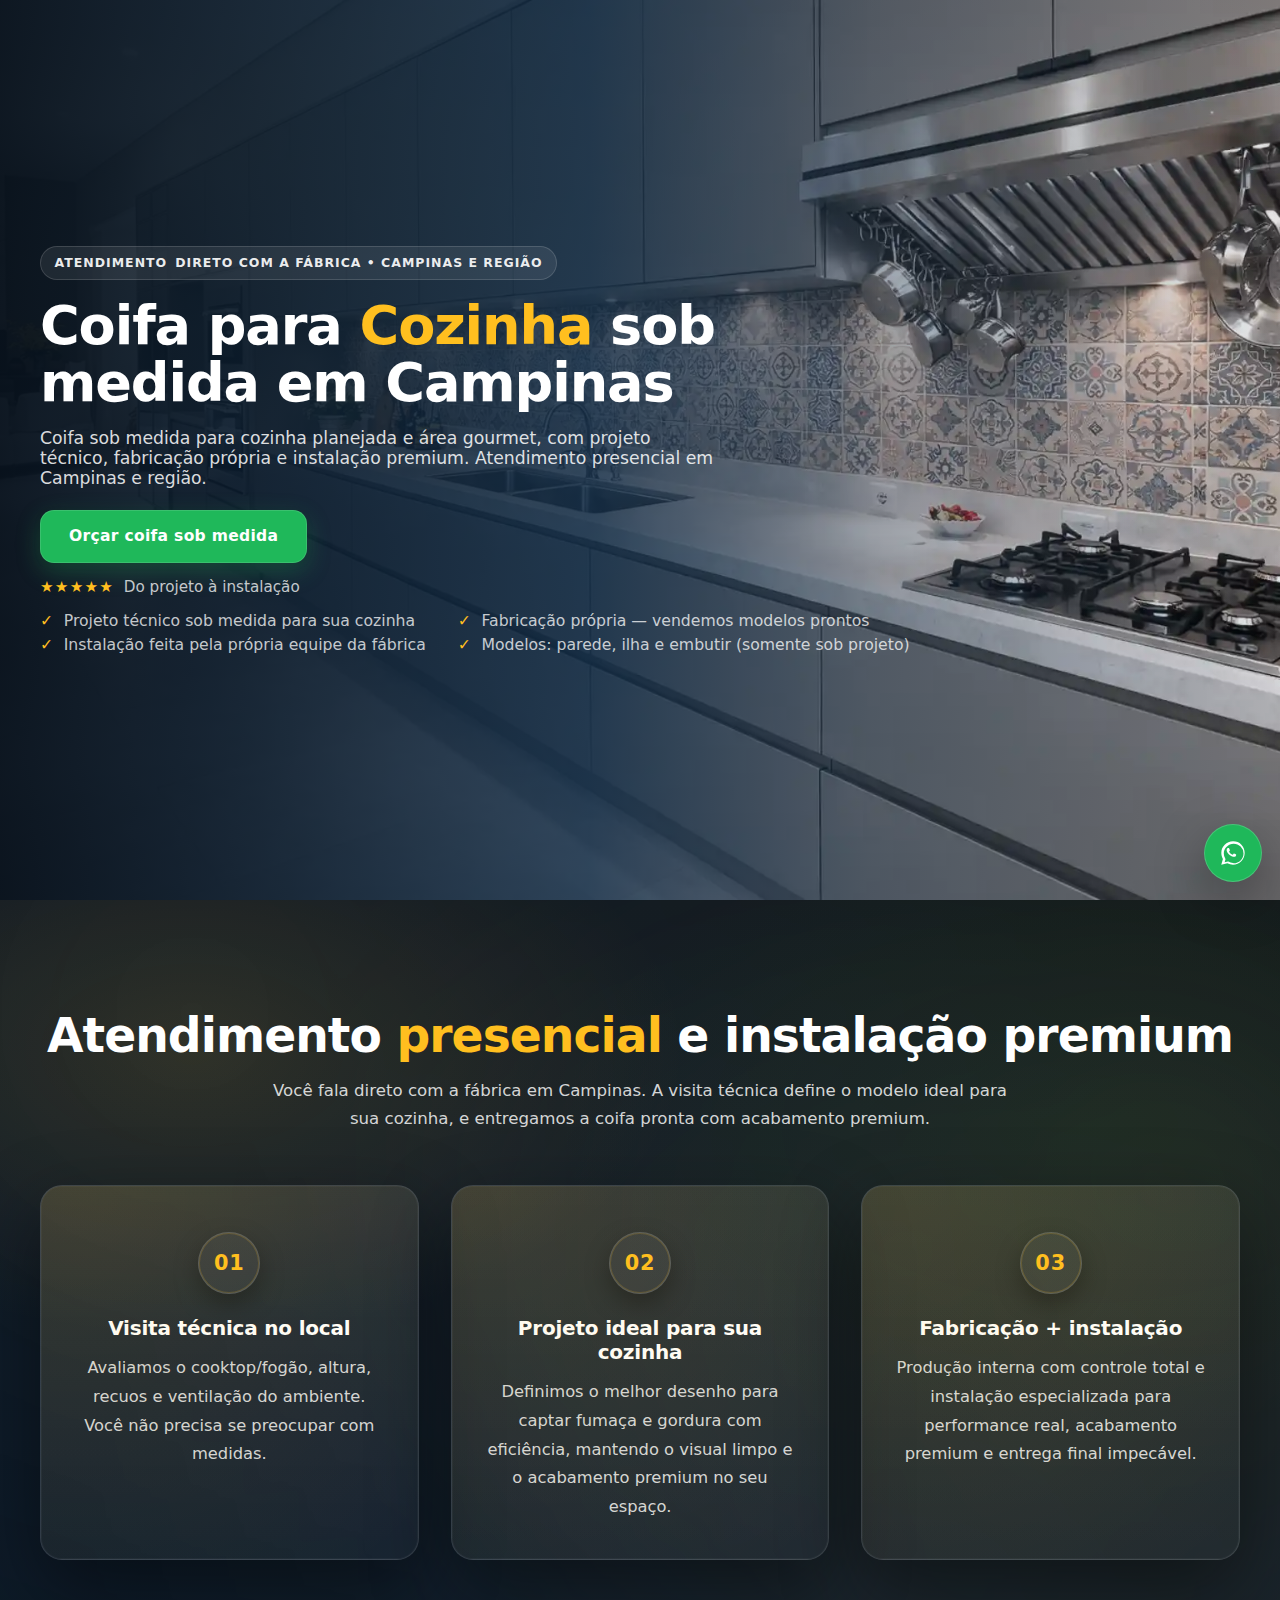
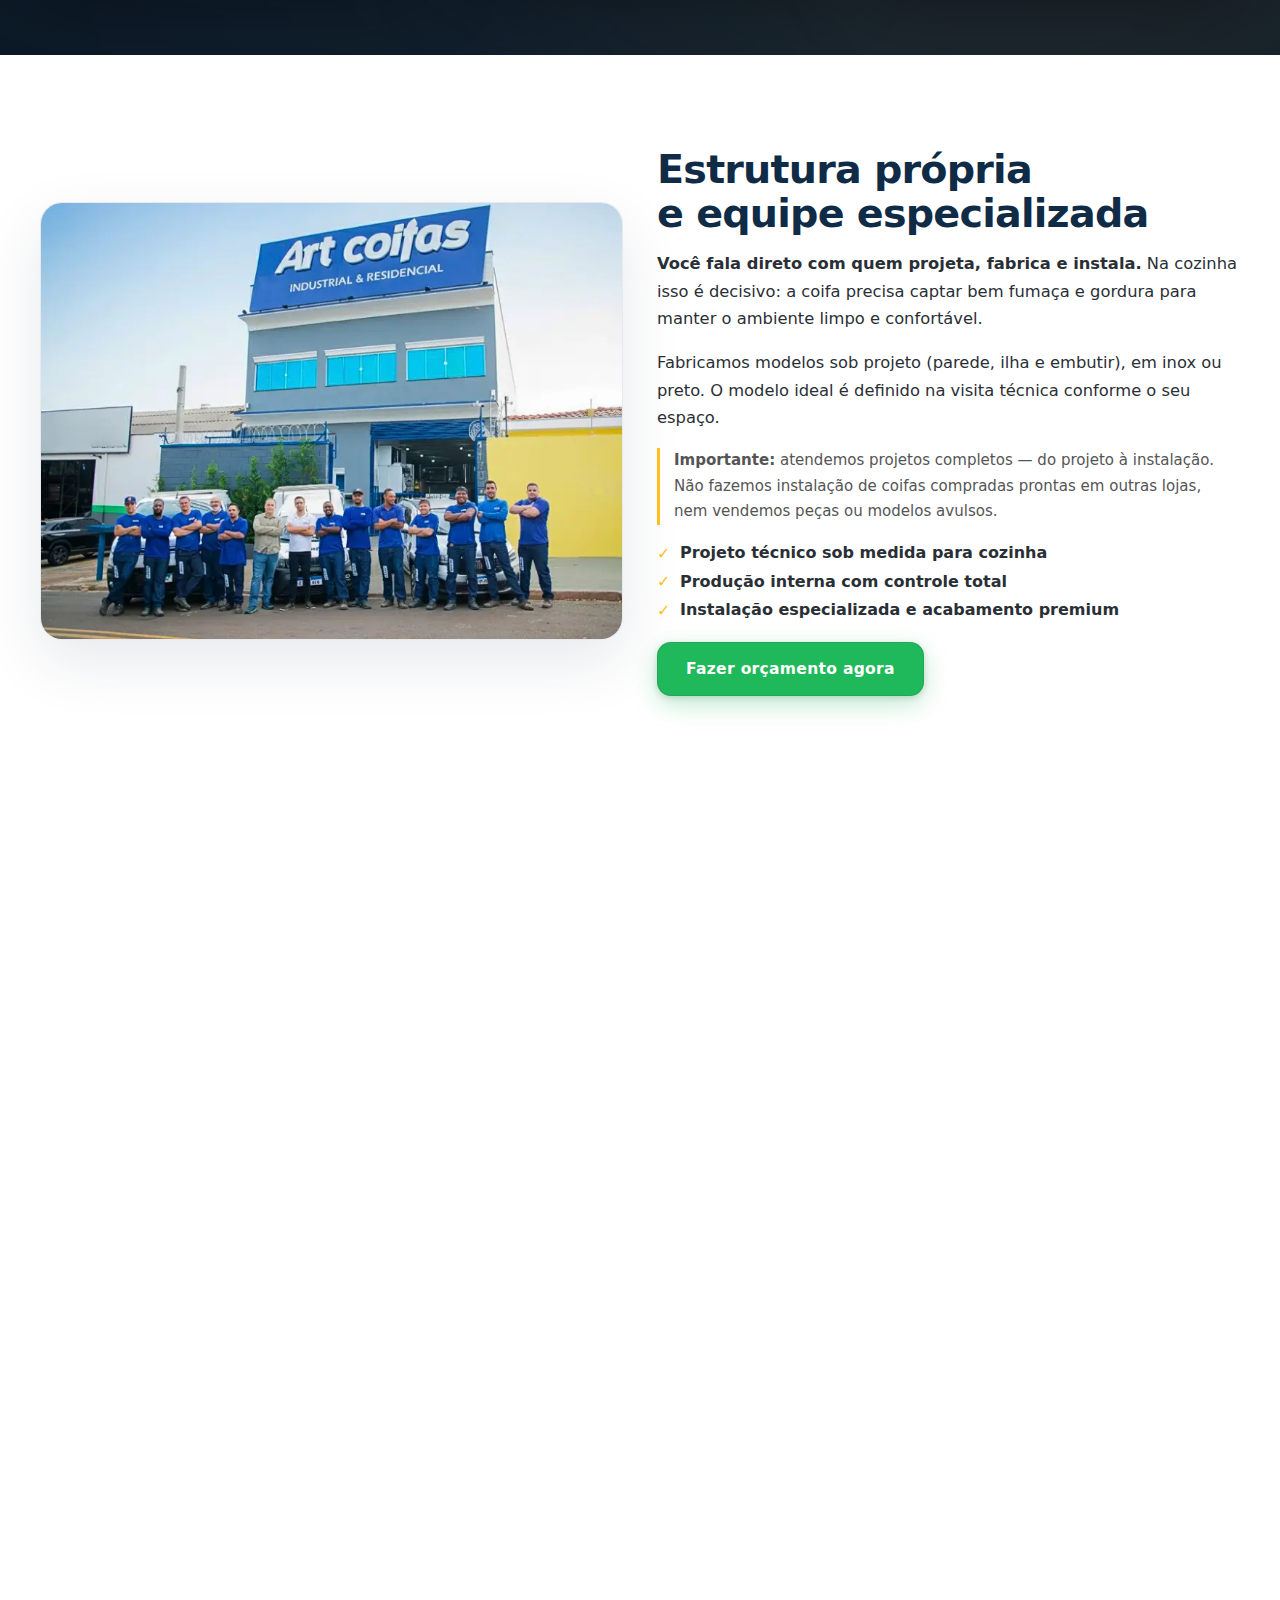
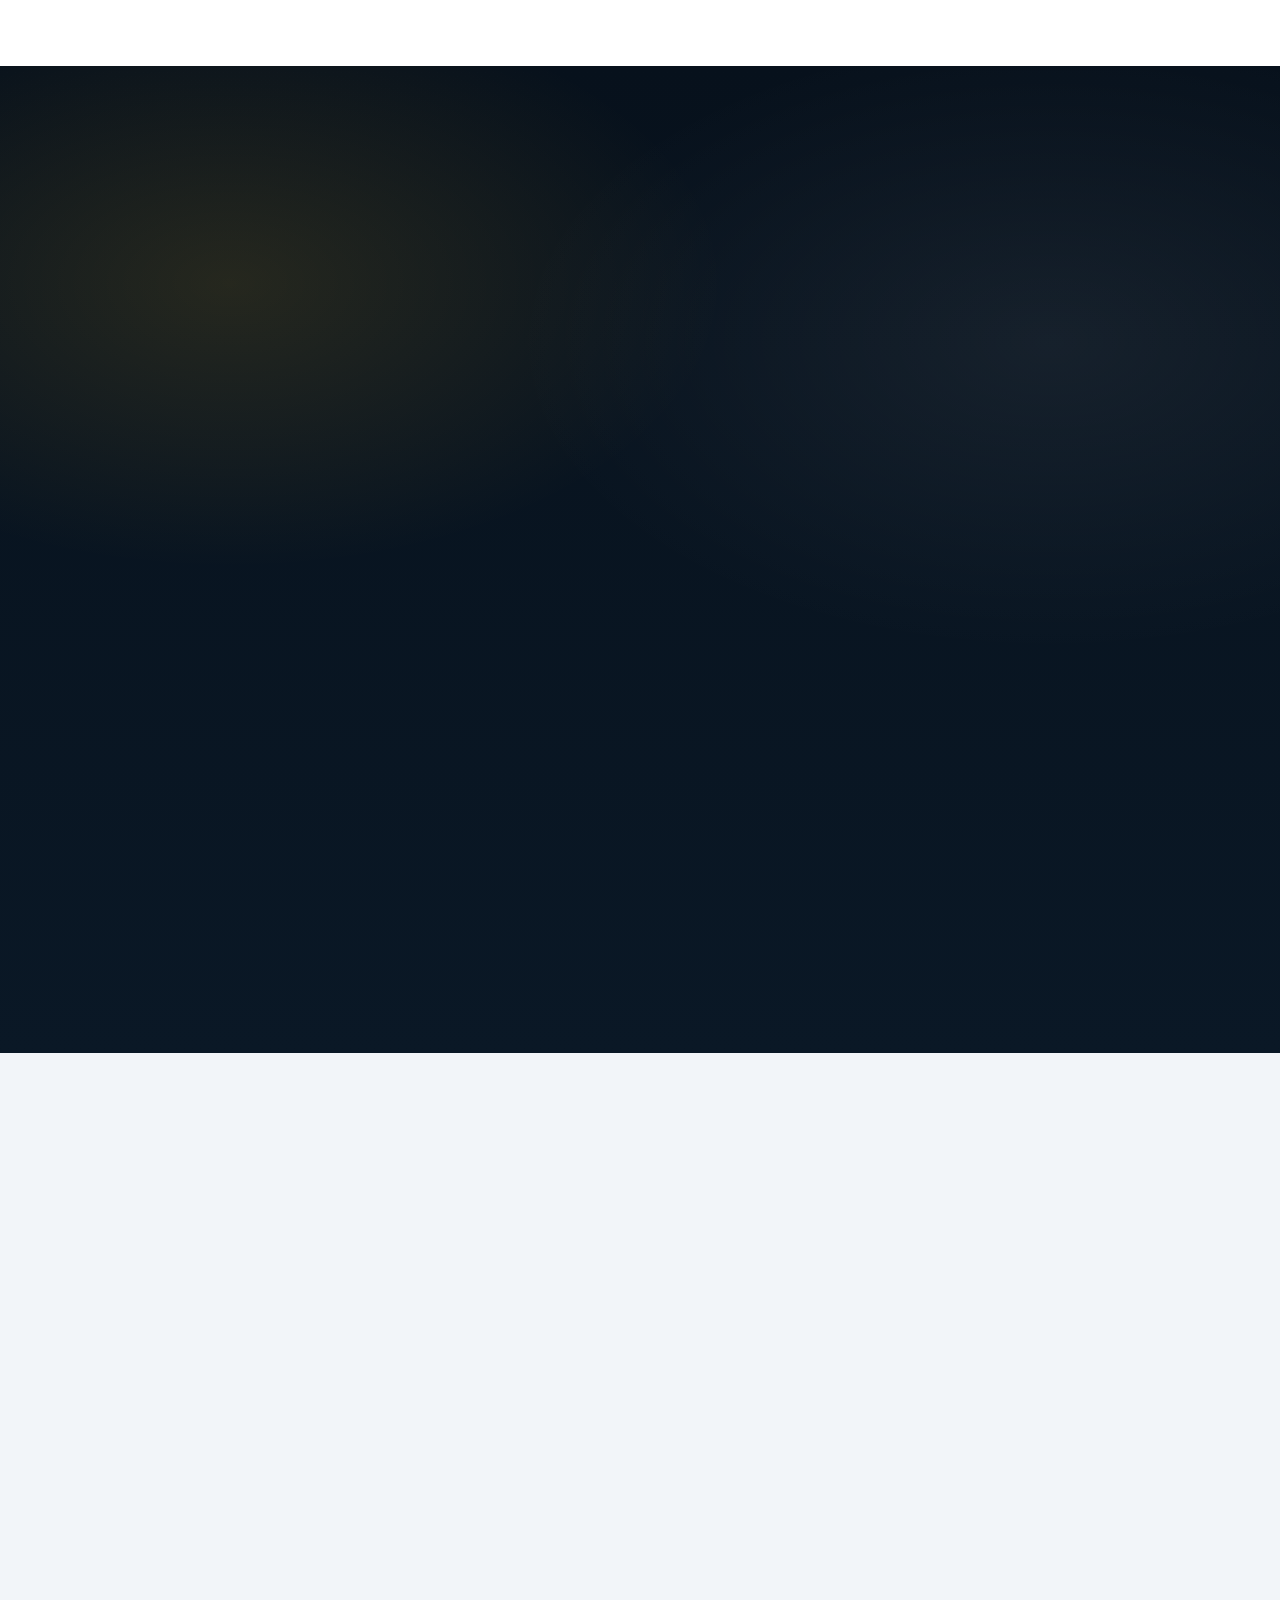
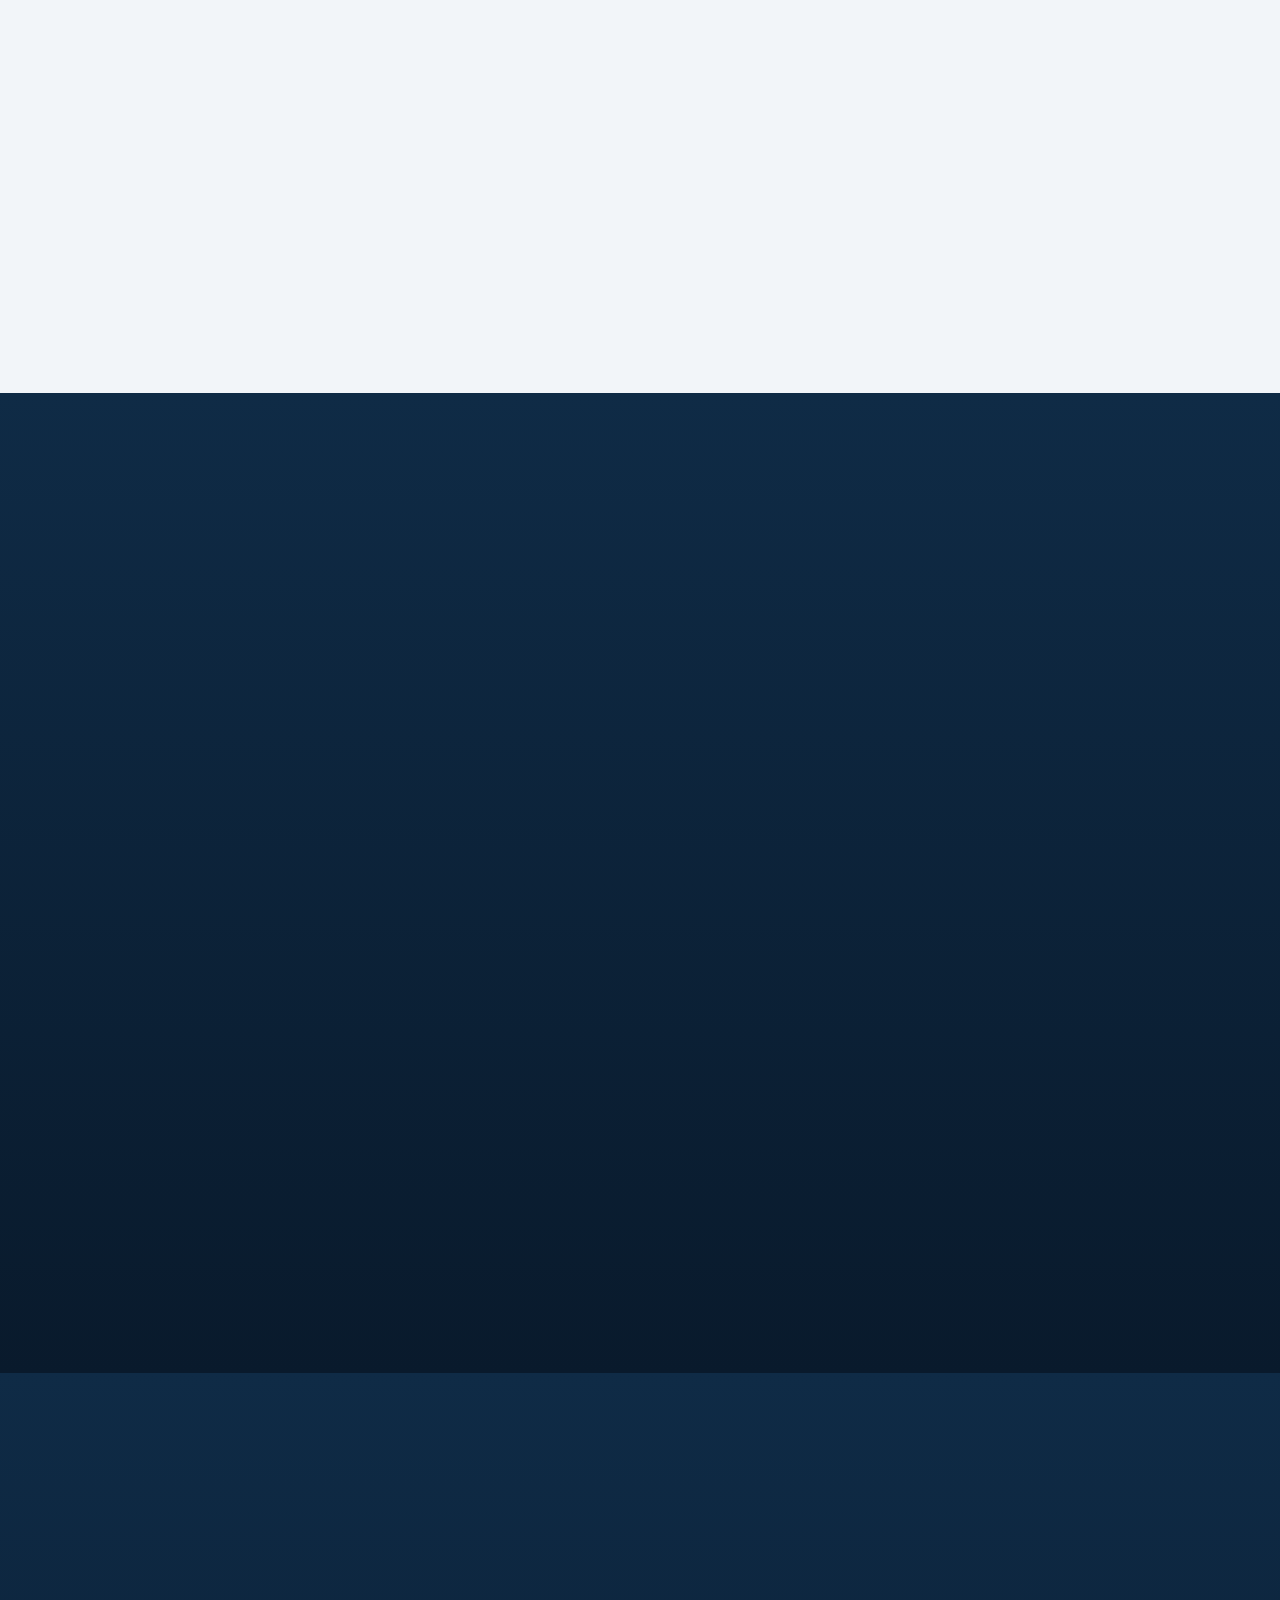
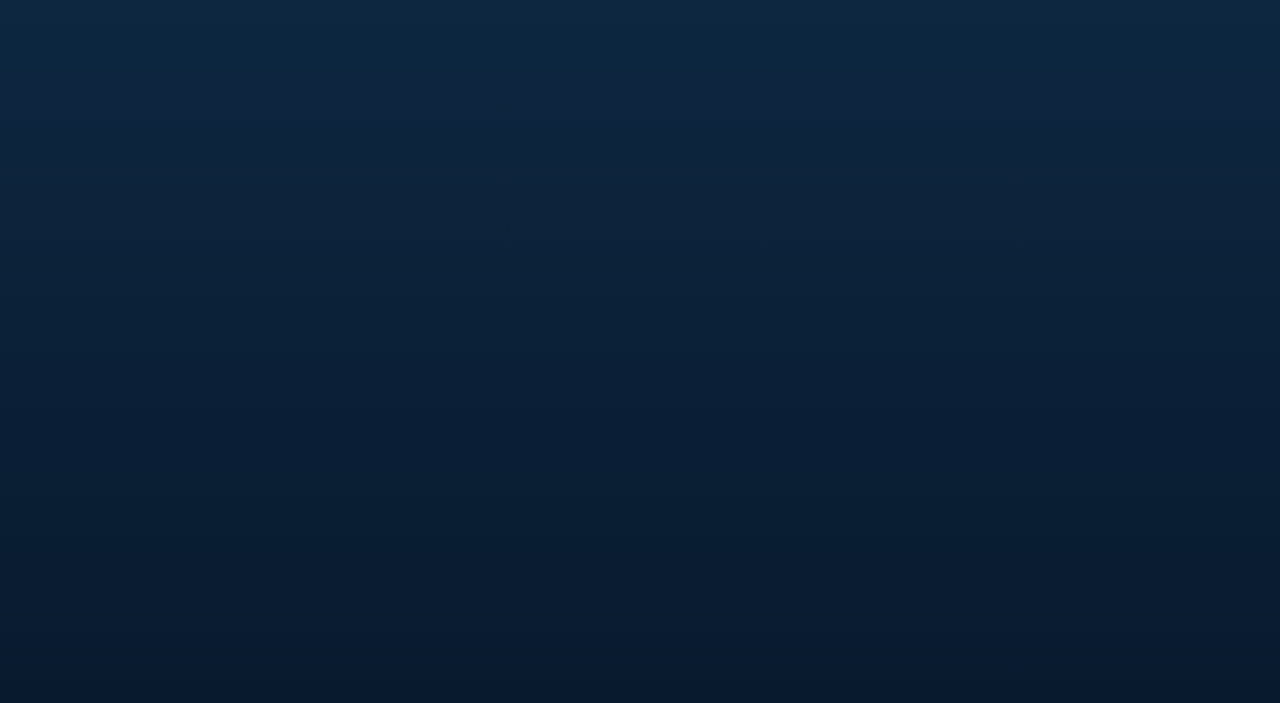
<file: coifa-para-cozinha-campinas.html>
<!DOCTYPE html>
<html lang="pt-BR">
<head>
  <meta charset="UTF-8" />
  <meta name="viewport" content="width=device-width, initial-scale=1.0" />

  <title>Coifa para Cozinha Sob Medida em Campinas | Fabricação + Instalação | Art Coifas</title>
  <meta name="description" content="Coifa para cozinha sob medida em Campinas e região: projeto técnico, fabricação própria e instalação premium. Orçamento direto com a fábrica via WhatsApp." />

  <!-- Favicons (pasta /favicon) -->
  <link rel="icon" href="/favicon/favicon.ico" sizes="any">
  <link rel="icon" type="image/png" sizes="32x32" href="/favicon/favicon-32x32.png">
  <link rel="icon" type="image/png" sizes="16x16" href="/favicon/favicon-16x16.png">
  <link rel="apple-touch-icon" href="/favicon/apple-touch-icon.png">

  <!-- Preconnect (reduz load-delay) -->
  <link rel="preconnect" href="https://artcoifascampinas.com.br" crossorigin>
  <link rel="preconnect" href="https://www.googletagmanager.com" crossorigin>
  <link rel="dns-prefetch" href="//www.googletagmanager.com">

  <!-- ✅ LCP: preload correto com srcset (mobile) + preload desktop -->
  <link rel="preload"
        as="image"
        href="/images/hero-mobile-640.webp"
        imagesrcset="/images/hero-mobile-640.webp 640w,
                     /images/hero-mobile-cozinha.webp 800w"
        imagesizes="(max-width: 768px) 90vw, 800px"
        fetchpriority="high">

  <link rel="preload"
        as="image"
        href="/images/hero-desktop-cozinha.webp"
        media="(min-width: 992px)">

  <!-- Schema (SEO / Ads landing hygiene) -->
  <script type="application/ld+json">
  {
    "@context":"https://schema.org",
    "@type":"LocalBusiness",
    "@id":"https://artcoifascampinas.com.br/coifa-para-cozinha-campinas#localbusiness",
    "name":"Art Coifas",
    "description":"Empresa especializada em projeto, fabricação própria e instalação de coifas sob medida em Campinas e região.",
    "url":"https://artcoifascampinas.com.br/coifa-para-cozinha-campinas",
    "telephone":"+55 19 3213-1636",
    "address":{
      "@type":"PostalAddress",
      "streetAddress":"Rua Doutor Eduardo Edarge Badaró, 1170",
      "addressLocality":"Campinas",
      "addressRegion":"SP",
      "addressCountry":"BR"
    },
    "areaServed":{
      "@type":"AdministrativeArea",
      "name":"Campinas e região"
    },
    
    "makesOffer":[
      {
        "@type":"Offer",
        "url":"https://artcoifascampinas.com.br/coifa-para-cozinha-campinas",
        "itemOffered":{
          "@type":"Service",
          "name":"Coifa para cozinha sob medida (fabricação e instalação)",
          "serviceType":"Projeto, fabricação e instalação de coifa para cozinha sob medida",
          "areaServed":{
            "@type":"AdministrativeArea",
            "name":"Campinas e região"
          }
        }
      }
    ]
  }
  </script>

  <style>
    :root{
      -webkit-text-size-adjust: 100%;
      --brand:#0f2b46;
      --gold:#ffbf1f;
      --text:#ffffff;
      --muted:rgba(255,255,255,.86);
      --muted2:rgba(255,255,255,.76);
      --wa:#1fb85a;
      --light:#f2f5f9;
      --light2:#eaf0f6;
      --dark:#07111c;
      --dark2:#0a1826;
    }

    *{margin:0;padding:0;box-sizing:border-box}
    html, body{
      overflow-x: hidden;
      max-width: 100vw;
      margin: 0;
      padding: 0;
      position: relative;
    }
    body{
      font-family:system-ui,-apple-system,Segoe UI,Roboto,Arial,sans-serif;
      background:#0b0f14;
      color:#111;
    }
    img{max-width:100%;height:auto;display:block}
    h1, h2{ overflow-wrap: break-word; }
    a{color:inherit}
    .wrap{
      width:min(1100px, calc(100% - 2.5rem));
      margin:0 auto;
    }

    /* ================= INÍCIO DO BLOCO: HERO ================= */
    .hero{ background: var(--brand); color: var(--text); }
    .eyebrow{
      display:inline-flex; gap:.5rem; font-weight:800; letter-spacing:.08em; text-transform:uppercase;
      font-size:.78rem; padding:.55rem .85rem; border-radius:999px;
      background:rgba(255,255,255,.08); border:1px solid rgba(255,255,255,.14);
      color:rgba(255,255,255,.92); white-space:nowrap;
    }
    .title{
      margin-top:1.1rem;
      font-size: clamp(2.1rem, 1.3rem + 2.6vw, 4rem);
      line-height:1.05;
      letter-spacing:-0.02em;
    }
    .accent{color:var(--gold)}
    .title .accent{white-space:nowrap;}
    .lead{
      margin-top:1.05rem;
      max-width:62ch;
      font-size:1.08rem;
      color:var(--muted);
    }
    .btn{
      display:inline-flex; align-items:center; gap:.7rem;
      margin-top:1.35rem; padding:1.05rem 1.75rem; border-radius:14px;
      font-weight:700; font-size:.97rem; letter-spacing:.02em; text-decoration:none;
      border:1px solid rgba(255,255,255,.12);
      transition:.22s ease; user-select:none;
    }
    .btn--wa{
      background: var(--wa); color:#fff;
      box-shadow:0 8px 24px rgba(31,184,90,.28), 0 2px 6px rgba(0,0,0,.14);
    }
    .btn--wa:hover{
      transform:translateY(-2px);
      box-shadow:0 14px 36px rgba(31,184,90,.34), 0 2px 8px rgba(0,0,0,.16);
      background:#1aa34e;
    }
    .micro{
      margin-top:.9rem; display:flex; gap:.6rem;
      color:var(--muted2); font-size:.95rem; align-items:center;
    }
    .micro span{white-space:nowrap;}
    .stars{color:var(--gold);letter-spacing:.08em}
    .bullets{
      margin-top:.95rem; list-style:none; display:grid; gap:.35rem;
      color:var(--muted2); font-size:.98rem;
    }
    .check{color:var(--gold);font-weight:900;margin-right:.35rem}

    /* ✅ ANTI-CLS: mantém espaço previsível no mobile */
    .hero__inner{ padding: 2.2rem 0 1.4rem; }
    .hero__media{
      margin-top: 1.25rem;
      border-radius: 18px;
      overflow:hidden;
      border:1px solid rgba(255,255,255,.12);
      box-shadow: 0 18px 50px rgba(0,0,0,.30);
      background: rgba(255,255,255,.04);
    }
    .hero__media img{
      width:100%;
      aspect-ratio:4/3;
      object-fit:cover;
    }
    .desktop-only{display:none;}

    /* ✅ ALT acessível sem forçar download da imagem desktop */
    .hero__desktop-alt{
      position:absolute;
      width:1px;
      height:1px;
      overflow:hidden;
      clip:rect(0,0,0,0);
      clip-path: inset(50%);
      white-space:nowrap;
    }

    @media (min-width: 992px){
      .desktop-only{display:inline;}
      .hero{ position:relative; min-height:100vh; overflow:hidden; }
      .hero::before{
        content:""; position:absolute; inset:0;
        background-image: url("/images/hero-desktop-cozinha.webp");
        background-position:center; background-size:cover; background-repeat:no-repeat;
        z-index:0;
      }
      .hero::after{
        content:""; position:absolute; inset:0;
        background:
          linear-gradient(90deg,
            rgba(7,17,28,.965) 0%,
            rgba(15,43,70,.84) 46%,
            rgba(15,43,70,.42) 68%,
            rgba(15,43,70,.10) 100%
          ),
          radial-gradient(900px 600px at 20% 18%, rgba(255,191,31,.18), transparent 55%),
          radial-gradient(900px 650px at 86% 32%, rgba(255,255,255,.10), transparent 58%);
        z-index:1; pointer-events:none;
      }
      .hero__inner{
        position:relative; z-index:2; min-height:100vh;
        display:flex; align-items:center; padding:0;
      }
      .hero__media{display:none;}
      .bullets{ grid-template-columns:max-content max-content; gap:.35rem 2rem; }
      .title{max-width:19ch;}
      .wrap{ width:min(1200px, calc(100% - 5rem)); }
    }
    /* ================= FIM DO BLOCO: HERO ================= */

    /* ================= INÍCIO DO BLOCO: 3 CARDS (FLOW) ================= */
    .flow{
      background:
        radial-gradient(900px 520px at 15% 20%, rgba(255,191,31,.12), transparent 55%),
        radial-gradient(900px 520px at 85% 30%, rgba(31,184,90,.06), transparent 60%),
        linear-gradient(180deg, var(--dark) 0%, var(--dark2) 100%);
      padding:110px 0 95px;
      color:#fff;
      position:relative;
      overflow:hidden;
    }
    .flow::before{
      content:"";
      position:absolute;
      inset:-20%;
      background:
        radial-gradient(circle at 25% 25%, rgba(255,255,255,.06), transparent 55%),
        radial-gradient(circle at 80% 40%, rgba(255,191,31,.10), transparent 55%),
        radial-gradient(circle at 65% 85%, rgba(255,255,255,.05), transparent 58%);
      filter: blur(18px);
      pointer-events:none;
      opacity:.85;
    }
    .flow .wrap{ position:relative; z-index:1; }
    .flow__title{
      text-align:center;
      font-size: clamp(2rem, 1.35rem + 2vw, 3rem);
      line-height:1.12;
      letter-spacing:-0.02em;
      font-weight:900;
      margin-bottom:14px;
    }
    .flow__title .accent{ color: var(--gold); }
    .flow__sub{
      text-align:center;
      max-width:72ch;
      margin: 0 auto 52px;
      color: rgba(255,255,255,.82);
      line-height:1.7;
      font-size:1.04rem;
    }
    .flow__grid{ display:grid; gap:22px; }
    @media (min-width: 992px){
      .flow__grid{ grid-template-columns: repeat(3, 1fr); gap:32px; }
    }
    .flow__card{
      position:relative;
      border-radius:22px;
      padding:42px 34px 38px;
      background: linear-gradient(180deg, rgba(255,255,255,.07) 0%, rgba(255,255,255,.03) 100%);
      border:1px solid rgba(255,255,255,.12);
      box-shadow: 0 30px 80px rgba(0,0,0,.45), inset 0 0 0 1px rgba(255,255,255,.04);
      overflow:hidden;
      min-height:260px;
      display:flex;
      flex-direction:column;
      align-items:center;
      justify-content:flex-start;
      transition: transform .28s ease, border-color .28s ease, box-shadow .28s ease, background .28s ease;
    }
    .flow__card::after{
      content:"";
      position:absolute;
      inset:-70%;
      background: radial-gradient(circle at 30% 30%, rgba(255,191,31,.20), transparent 55%);
      transform: rotate(8deg);
      opacity:.55;
      pointer-events:none;
    }
    .flow__card:hover{
      transform: translateY(-10px);
      border-color: rgba(255,191,31,.42);
      box-shadow: 0 40px 110px rgba(0,0,0,.55);
      background: linear-gradient(180deg, rgba(255,255,255,.09) 0%, rgba(255,255,255,.04) 100%);
    }
    .flow__num{
      width:62px;height:62px;border-radius:999px;
      display:flex;align-items:center;justify-content:center;
      font-weight:900;color: var(--gold);
      background: rgba(255,255,255,.05);
      border: 1px solid rgba(255,255,255,.16);
      box-shadow: inset 0 0 0 1px rgba(255,191,31,.18), 0 10px 25px rgba(0,0,0,.35);
      margin: 4px auto 22px;
      font-size: 1.3rem;
      letter-spacing:.04em;
    }
    .flow__card h3{
      text-align:center;
      font-size:1.25rem;
      font-weight:900;
      margin-bottom:14px;
      letter-spacing:-0.01em;
      color:#fff;
    }
    .flow__card p{
      text-align:center;
      color: rgba(255,255,255,.82);
      line-height:1.75;
      font-size:1.02rem;
      max-width:32ch;
    }
    /* ================= FIM DO BLOCO: 3 CARDS (FLOW) ================= */

    /* ================= INÍCIO DO BLOCO: ESTRUTURA ================= */
    .structure{ background:#ffffff; padding:92px 0 60px; }
    .structure__grid{ display:grid; gap:34px; align-items:center; }
    @media (min-width: 992px){ .structure__grid{ grid-template-columns: 1fr 1fr; } }
    .structure__media{
      border-radius:22px; overflow:hidden;
      border:1px solid rgba(15,43,70,0.10);
      box-shadow:0 22px 60px rgba(15,43,70,0.10);
      background:#fff;
      box-sizing: border-box; width: 100%;
    }
    .structure__media img{ width:100%; height:auto; display:block; }
    .structure__title{
      font-size: clamp(1.8rem, 1.2rem + 1.6vw, 2.5rem);
      line-height:1.12; letter-spacing:-0.02em;
      color:var(--brand); font-weight:900; margin-bottom:14px;
    }
    .structure__text{
      color:#2a2f36; line-height:1.7;
      font-size:1.02rem; margin-bottom:16px; max-width:60ch;
    }
    .structure__list{
      list-style:none; display:grid; gap:.55rem;
      margin:18px 0 22px; color:#2a2f36; font-weight:700;
    }
    .structure__list li{ display:flex; gap:.6rem; align-items:flex-start; }
    .structure__list .mark{ color:var(--gold); font-weight:900; margin-top:.05rem; }
    .structure__cta{ display:flex; }
    .structure__cta .btn{ margin-top:0; border-color: rgba(15,43,70,0.10); }
    /* ================= FIM DO BLOCO: ESTRUTURA ================= */

    /* ================= INÍCIO DO BLOCO: GALERIA (3 CARDS) ================= */
    .piramidal-gallery{ background:#ffffff; padding:48px 0 62px; position: relative; overflow: hidden; }
    .piramidal-gallery::after{
      content:""; position:absolute; left:0; right:0; bottom:-1px;
      height: 56px;
      background: linear-gradient(to bottom, rgba(255,255,255,0) 0%, rgba(7,17,28,.10) 100%);
      pointer-events:none;
    }
    .piramidal-gallery__title{
      text-align:center; color: var(--brand);
      font-weight: 900; letter-spacing: -0.02em;
      font-size: clamp(1.7rem, 1.15rem + 1.4vw, 2.35rem);
      margin-bottom: 10px;
    }
    .piramidal-gallery__sub{
      text-align:center; max-width: 74ch;
      margin: 0 auto 38px; color: #2a2f36;
      line-height: 1.7; font-size: 1.02rem;
      text-wrap: balance;
    }
    .piramidal-gallery__grid{ display:grid; gap: 18px; }
    @media (min-width: 992px){
      .piramidal-gallery__grid{ grid-template-columns: repeat(3, 1fr); gap: 22px; }
    }
    .piramidal-card{
      border-radius: 18px; overflow: hidden; background: #fff;
      border: 1px solid rgba(15,43,70,0.10);
      box-shadow: 0 18px 48px rgba(15,43,70,0.10);
      transition: transform .22s ease, box-shadow .22s ease, border-color .22s ease;
    }
    .piramidal-card:hover{
      transform: translateY(-6px);
      border-color: rgba(255,191,31,.55);
      box-shadow: 0 26px 70px rgba(15,43,70,0.14);
    }
    .piramidal-card__media{ width: 100%; aspect-ratio: 4 / 3; background: #eef3f8; }
    .piramidal-card__media img{ width: 100%; height: 100%; object-fit: cover; display:block; }
    .piramidal-card__body{ padding: 18px 18px 20px; }
    .piramidal-card__h{
      color: var(--brand); font-weight: 900;
      font-size: 1.05rem; line-height: 1.25; margin-bottom: 8px;
    }
    .piramidal-card__p{ color:#2a2f36; line-height: 1.65; font-size: .98rem; }
    /* ================= FIM DO BLOCO: GALERIA (3 CARDS) ================= */

    /* ================= INÍCIO DO BLOCO: DEPOIMENTOS ================= */
    .testimonials{
      background:
        radial-gradient(900px 520px at 18% 22%, rgba(255,191,31,.12), transparent 55%),
        radial-gradient(900px 520px at 82% 28%, rgba(255,255,255,.06), transparent 60%),
        linear-gradient(180deg, #07111c 0%, #0a1826 100%);
      padding: 110px 0 77px;
      color:#fff;
      position:relative;
      overflow:hidden;
    }
    .testimonials::before{
      content:""; position:absolute; inset:-20%;
      background:
        radial-gradient(circle at 25% 25%, rgba(255,255,255,.06), transparent 55%),
        radial-gradient(circle at 80% 40%, rgba(255,191,31,.10), transparent 55%),
        radial-gradient(circle at 65% 85%, rgba(255,255,255,.05), transparent 58%);
      filter: blur(18px);
      pointer-events:none;
      opacity:.85;
    }
    .testimonials .wrap{ position:relative; z-index:1; }
    .testimonials__title{
      text-align:center;
      font-size: clamp(2rem, 1.35rem + 2vw, 3rem);
      line-height:1.12;
      letter-spacing:-0.02em;
      font-weight:900;
      margin-bottom:14px;
    }
    .testimonials__title .accent{ color: var(--gold); }
    .testimonials__title .tline2{ display:inline; }
    .testimonials__sub{
      text-align:center;
      max-width:78ch;
      margin: 0 auto 52px;
      color: rgba(255,255,255,.82);
      line-height:1.7;
      font-size:1.04rem;
    }
    .testimonials__sub .subline{ display:inline; }
    .testimonials__grid{ display:grid; gap:22px; align-items:stretch; }
    @media (min-width: 992px){
      .testimonials__grid{ grid-template-columns: repeat(2, 1fr); gap:28px; }
      .testimonials__sub .subline:nth-child(2)::before{ content:"\A"; white-space:pre; }
    }
    .tcard{
      background:#fff;
      border-radius:16px;
      padding:28px 28px 24px;
      box-shadow: 0 28px 70px rgba(0,0,0,.35);
      border: 1px solid rgba(0,0,0,.06);
      transition: transform .25s ease, box-shadow .25s ease;
      height:100%;
      display:flex;
      flex-direction:column;
      justify-content:space-between;
      min-height: 168px;
    }
    .tcard:hover{ transform: translateY(-6px); box-shadow: 0 36px 95px rgba(0,0,0,.42); }
    .tstars{ color: var(--gold); letter-spacing:.14em; font-size: .95rem; margin-bottom: 12px; line-height:1; }
    .tquote{ color:#1a2533; font-size: 1.02rem; line-height: 1.7; margin-bottom: 16px; }
    .tquote em{ font-style: italic; color:#1f2c3d; }
    .tauthor{ font-weight:900; color:#0f2b46; font-size: 1rem; }
    .testimonials__cta{ margin-top: 34px; margin-bottom: 18px; display:flex; justify-content:center; }
    .testimonials__cta a{
      display:inline-flex; align-items:center; justify-content:center; gap:.7rem;
      padding:1.05rem 1.75rem; border-radius:14px; font-weight:700; font-size:.97rem;
      letter-spacing:.02em; text-decoration:none;
      background:#1fb85a; color:#fff; border:1px solid rgba(255,255,255,.12);
      box-shadow:0 8px 24px rgba(31,184,90,.28), 0 2px 6px rgba(0,0,0,.14);
      transition:.22s ease; user-select:none;
    }
    .testimonials__cta a:hover{
      transform: translateY(-2px);
      box-shadow:0 14px 36px rgba(31,184,90,.34), 0 2px 8px rgba(0,0,0,.16);
      background:#1aa34e;
    }
    @media (max-width: 768px){
      .testimonials{ padding: 98px 0 74px; }
      .testimonials__title .tline2{ display:block; margin-top:.15em; }
      .testimonials__sub{ max-width: 34ch; margin: 0 auto 42px; }
      .testimonials__sub .subline{ display:block; }
    }

    /* ✅ FIX: centralizar CTA WhatsApp no mobile */
    @media (max-width: 768px){
      .hero .btn{
        display:flex;
        width:100%;
        max-width: 420px;
        margin-left:auto;
        margin-right:auto;
        justify-content:center;
        text-align:center;
        box-shadow:0 8px 22px rgba(31,184,90,.28), 0 2px 5px rgba(0,0,0,.14);
      }
    }
    /* ================= FIM DO BLOCO: DEPOIMENTOS ================= */

    /* ================= INÍCIO DO BLOCO: FAQ ================= */
    .faq-dark{
      padding:90px 0;
      background: linear-gradient(180deg, #0f2b46 0%, #091a2c 100%);
      color:#fff;
    }
    .faq-dark__title{
      text-align:center;
      font-size:2.2rem;
      font-weight:900;
      margin-bottom:60px;
    }
    .faq-dark__title span{ color: var(--gold); }
    .faq-dark__list{
      max-width:850px;
      margin:0 auto;
      display:flex;
      flex-direction:column;
      gap:20px;
    }
    .faq-dark__item{
      background: rgba(255,255,255,.05);
      border-radius:14px;
      border:1px solid rgba(255,255,255,.08);
      overflow:hidden;
      transition:.3s ease;
    }
    .faq-dark__question{
      width:100%;
      background:none;
      border:none;
      padding:22px 26px;
      font-size:1.05rem;
      font-weight:700;
      color:#fff;
      text-align:left;
      cursor:pointer;
      display:flex;
      justify-content:space-between;
      align-items:center;
    }
    .faq-dark__question span{
      font-size:1.4rem;
      color: var(--gold);
      transition:.3s ease;
    }
    .faq-dark__answer{
      padding:0 26px 22px;
      font-size:0.95rem;
      color:rgba(255,255,255,.75);
      line-height:1.7;
      max-height:0;
      overflow:hidden;
      transition:max-height .4s ease;
    }
    .faq-dark__item.active{
      border-color: rgba(255,191,31,.48);
      background: rgba(255,255,255,.08);
    }
    .faq-dark__item.active .faq-dark__answer{ max-height:320px; }
    .faq-dark__item.active .faq-dark__question span{ transform: rotate(45deg); }
    /* ================= FIM DO BLOCO: FAQ ================= */

    /* ================= INÍCIO DO BLOCO: CTA FOOTER ================= */
    .cta-footer{
      padding:90px 0 40px;
      background: linear-gradient(180deg, #0f2b46 0%, #081a2e 100%);
      color:#fff;
    }
    .cta-footer__cta{
      text-align:center;
      max-width:700px;
      margin:0 auto 70px;
    }
    .cta-footer__cta h2{
      font-size:2rem;
      font-weight:900;
      margin-bottom:18px;
    }
    .cta-footer__cta p{
      color:rgba(255,255,255,.75);
      margin-bottom:28px;
      line-height:1.6;
    }
    @media (min-width: 992px){
      .cta-footer__cta p{
        max-width: 80ch;
        margin-left:auto;
        margin-right:auto;
      }
    }
    .btn--big{ padding:1.1rem 2.2rem; font-size:1rem; font-weight:700; letter-spacing:.025em; }
    .cta-footer__divider{ height:1px; background:rgba(255,255,255,.08); margin-bottom:60px; }
    .cta-footer__info{
      display:grid;
      grid-template-columns:repeat(auto-fit,minmax(220px,1fr));
      gap:40px;
      margin-bottom:40px;
    }
    .cta-footer__col h3{ font-size:1rem; margin-bottom:16px; font-weight:800; }
    .cta-footer__col p{ font-size:.9rem; line-height:1.6; color:rgba(255,255,255,.7); }
    .cta-footer__col ul{ list-style:none; padding:0; margin:0; }
    .cta-footer__col li{ margin-bottom:10px; }
    .cta-footer__col a{
      color:rgba(255,255,255,.75);
      text-decoration:none;
      transition:.3s ease;
    }
    .cta-footer__col a:hover{ color:var(--gold); }
    .cta-footer__copy{
      text-align:center;
      font-size:.8rem;
      color:rgba(255,255,255,.5);
      border-top:1px solid rgba(255,255,255,.06);
      padding-top:20px;
    }
    /* ================= FIM DO BLOCO: CTA FOOTER ================= */

    /* ================= INÍCIO DO BLOCO: BOTÃO FLUTUANTE WHATSAPP ================= */
    .wa-float{
      position:fixed; right:18px; bottom:18px; z-index:9999;
      display:flex; align-items:center; justify-content:center;
      width:58px; height:58px; border-radius:999px;
      background: var(--wa);
      box-shadow: 0 18px 50px rgba(0,0,0,.35);
      border: 1px solid rgba(255,255,255,.18);
      text-decoration:none;
      transition: transform .2s ease, box-shadow .2s ease;
      user-select:none;
    }
    .wa-float:hover{ transform: translateY(-2px); box-shadow: 0 22px 60px rgba(0,0,0,.42); }
    .wa-float svg{ width:28px; height:28px; display:block; fill:#fff; }
    .wa-float__hint{
      position:absolute; right:72px; bottom:50%; transform: translateY(50%);
      background: rgba(10, 24, 38, .92); color:#fff;
      border: 1px solid rgba(255,255,255,.14);
      padding:10px 12px; border-radius:12px;
      font-weight:800; font-size:.9rem; white-space:nowrap;
      box-shadow: 0 18px 50px rgba(0,0,0,.32);
      opacity:0; pointer-events:none;
      transition: opacity .18s ease, transform .18s ease;
    }
    .wa-float:hover .wa-float__hint{
      opacity:1;
      transform: translateY(50%) translateX(-4px);
    }
    @media (max-width: 768px){ .wa-float__hint{ display:none; } }

    /* Unificado: TODOS os estilos mobile (max-width: 991px) */
    @media (max-width: 991px){
      .title,
      .flow__title,
      .structure__title,
      .piramidal-gallery__title,
      .testimonials__title,
      .faq-dark__title,
      .cta-footer__cta h2,
      .flow__card h3,
      .piramidal-card__h,
      .cta-footer__col h3{
        text-align:center;
      }
    }

    /* Unificado: TODOS os estilos mobile (max-width: 768px) */
    @media (max-width: 768px){
      .hero__inner{ padding: 1.9rem 0 1.05rem; }
      .hero__media{ margin-top: 1.0rem; }
      .flow{ padding: 94px 0 90px; }

      .testimonials{ padding: 98px 0 74px; }
      .testimonials__title .tline2{ display:block; margin-top:.15em; }
      .testimonials__sub{ max-width: 34ch; margin: 0 auto 42px; }
      .testimonials__sub .subline{ display:block; }

      .wa-float__hint{ display:none; }

      .cta-footer__cta p{
        max-width: 34ch;
        margin-left: auto;
        margin-right: auto;
      }

      .structure__cta,
      .structure .structure__cta,
      .structure .btn.btn--wa{
        margin-top: 26px !important;
      }
      .structure__cta{
        padding-top: 10px !important;
        justify-content: center;
      }
      .testimonials__cta,
      .testimonials .testimonials__cta,
      .testimonials .testimonials__cta a{
        margin-top: 44px !important;
      }

      .title .accent { white-space: normal !important; }

      /* ✅ PERF: reduz custo de blur/efeitos pesados no mobile */
      .flow::before,
      .testimonials::before{
        filter: none !important;
        opacity: .65 !important;
      }
    }

    /* ✅ PERF: renderização mais rápida abaixo da dobra */
    .flow, .structure, .piramidal-gallery, .testimonials, .indicado, .faq-dark, .cta-footer{
      content-visibility: auto;
      contain-intrinsic-size: 800px;
    }
    /* ================= FIM DO BLOCO: BOTÃO FLUTUANTE WHATSAPP ================= */
    /* ================= INÍCIO DO BLOCO: PARA QUEM É (INDICADO) ================= */
    .indicado{
      background:#f2f5f9;
      padding:72px 0 68px;
    }
    .indicado__grid{
      display:grid;
      gap:24px;
    }
    @media (min-width: 768px){
      .indicado__grid{ grid-template-columns: 1fr 1fr; gap:32px; }
    }
    .indicado__col{
      border-radius:18px;
      padding:34px 30px 32px;
      border:1px solid transparent;
    }
    .indicado__col--sim{
      background:#fff;
      border-color:rgba(31,184,90,.22);
      box-shadow: 0 16px 48px rgba(31,184,90,.08);
    }
    .indicado__col--nao{
      background:#fff;
      border-color:rgba(214,54,56,.16);
      box-shadow: 0 16px 48px rgba(214,54,56,.06);
    }
    .indicado__icon{
      font-size:1.6rem;
      margin-bottom:10px;
      line-height:1;
    }
    .indicado__col--sim .indicado__icon{ color:#1fb85a; }
    .indicado__col--nao .indicado__icon{ color:#d63638; }
    .indicado__title{
      font-size:1.1rem;
      font-weight:900;
      color:var(--brand);
      margin-bottom:16px;
      line-height:1.3;
    }
    .indicado__list{
      list-style:none;
      display:flex;
      flex-direction:column;
      gap:10px;
      padding:0;
      margin:0;
    }
    .indicado__list li{
      font-size:.97rem;
      color:#2a2f36;
      line-height:1.55;
      padding-left:18px;
      position:relative;
    }
    .indicado__col--sim .indicado__list li::before{
      content:"✓";
      position:absolute;
      left:0;
      color:#1fb85a;
      font-weight:900;
    }
    .indicado__col--nao .indicado__list li::before{
      content:"✕";
      position:absolute;
      left:0;
      color:#d63638;
      font-weight:900;
    }
    @media (max-width: 991px){
      .indicado__title{ text-align:center; }
      .indicado__icon{ text-align:center; }
    }
    /* ================= FIM DO BLOCO: PARA QUEM É (INDICADO) ================= */

  </style>

  <!-- ✅ Google Ads Tag (gtag) — adiado para depois do LCP -->
  <script>
    window.dataLayer = window.dataLayer || [];
    function gtag(){dataLayer.push(arguments);}

    function loadGtag(){
      if (window.__gtagLoaded) return;
      window.__gtagLoaded = true;

      var s = document.createElement('script');
      s.async = true;
      s.src = 'https://www.googletagmanager.com/gtag/js?id=AW-641363659';
      document.head.appendChild(s);

      gtag('js', new Date());
      gtag('config', 'AW-641363659');
    }

    if ('requestIdleCallback' in window) {
      requestIdleCallback(loadGtag, { timeout: 2500 });
    } else {
      window.addEventListener('load', function(){ setTimeout(loadGtag, 800); });
    }
  </script>
</head>

<body>

<header class="hero">
  <div class="hero__inner">
    <span class="hero__desktop-alt">
      Coifa para cozinha inox sob medida instalada em cozinha planejada com bancada e iluminação embutida
    </span>

    <div class="wrap">
      <div class="eyebrow">
        <span class="desktop-only">ATENDIMENTO </span>DIRETO COM A FÁBRICA • CAMPINAS E REGIÃO
      </div>

      <h1 class="title">
        Coifa para <span class="accent">Cozinha</span> sob medida em Campinas
      </h1>

      <p class="lead">
        Coifa sob medida para cozinha planejada e área gourmet, com projeto técnico, fabricação própria e instalação premium.
        Atendimento presencial em Campinas e região.
      </p>

      <a class="btn btn--wa js-wa"
         href="#"
         target="_blank"
         rel="noopener"
         data-source="cta"
         data-code="COIFA PARA COZINHA">
        Orçar coifa sob medida
      </a>

      <div class="micro">
        <span class="stars">★★★★★</span>
        <span>Do projeto à instalação </span>
      </div>

      <ul class="bullets" aria-label="Diferenciais">
        <li><span class="check">✓</span> Projeto técnico sob medida para sua cozinha</li>
        <li><span class="check">✓</span> Fabricação própria — vendemos modelos prontos</li>
        <li><span class="check">✓</span> Instalação feita pela própria equipe da fábrica</li>
        <li><span class="check">✓</span> Modelos: parede, ilha e embutir (somente sob projeto)</li>
      </ul>

      <div class="hero__media">
        <img
          src="/images/hero-mobile-640.webp"
          srcset="/images/hero-mobile-640.webp 640w,
                  /images/hero-mobile-cozinha.webp 800w"
          sizes="(max-width: 768px) 90vw, 800px"
          alt="Coifa para cozinha sob medida em inox instalada em cozinha planejada com armários e cooktop"
          width="800"
          height="600"
          loading="eager"
          fetchpriority="high"
          decoding="async"
        />
      </div>
    </div>
  </div>
</header>

<main id="conteudo">

  <section class="flow" aria-label="Etapas do atendimento">
    <div class="wrap">
      <h2 class="flow__title">Atendimento <span class="accent">presencial</span> e instalação premium</h2>
      <p class="flow__sub">
        Você fala direto com a fábrica em Campinas. A visita técnica define o modelo ideal para sua cozinha,
        e entregamos a coifa pronta com acabamento premium.
      </p>

      <div class="flow__grid">
        <div class="flow__card">
          <div class="flow__num">01</div>
          <h3>Visita técnica no local</h3>
          <p>
            Avaliamos o cooktop/fogão, altura, recuos e ventilação do ambiente.
            Você não precisa se preocupar com medidas.
          </p>
        </div>

        <div class="flow__card">
          <div class="flow__num">02</div>
          <h3>Projeto ideal para sua cozinha</h3>
          <p>
            Definimos o melhor desenho para captar fumaça e gordura com eficiência,
            mantendo o visual limpo e o acabamento premium no seu espaço.
          </p>
        </div>

        <div class="flow__card">
          <div class="flow__num">03</div>
          <h3>Fabricação + instalação</h3>
          <p>
            Produção interna com controle total e instalação especializada para performance real,
            acabamento premium e entrega final impecável.
          </p>
        </div>
      </div>
    </div>
  </section>

  <section class="structure">
    <div class="wrap">
      <div class="structure__grid">
        <div class="structure__media">
          <img
            src="/images/estrutura-008.webp"
            alt="Fachada da fábrica Art Coifas com equipe reunida em frente ao prédio"
            style="width: 100%; height: auto;"
            loading="lazy"
            decoding="async"
            width="800"
            height="600"
          />
        </div>

        <div class="structure__content">
          <h2 class="structure__title">
            Estrutura própria<br>
            e equipe especializada
          </h2>

          <p class="structure__text">
            <strong>Você fala direto com quem projeta, fabrica e instala.</strong>
            Na cozinha isso é decisivo: a coifa precisa captar bem fumaça e gordura para manter o ambiente limpo e confortável.
          </p>

          <p class="structure__text">
            Fabricamos modelos sob projeto (parede, ilha e embutir), em inox ou preto.
            O modelo ideal é definido na visita técnica conforme o seu espaço.
          </p>

          <p class="structure__text" style="font-size:.94rem;color:#555;border-left:3px solid #ffbf1f;padding-left:14px;margin-top:4px;">
            <strong>Importante:</strong> atendemos projetos completos — do projeto à instalação.
            Não fazemos instalação de coifas compradas prontas em outras lojas, nem vendemos peças ou modelos avulsos.
          </p>

          <ul class="structure__list" aria-label="Pontos de autoridade">
            <li><span class="mark">✓</span><span>Projeto técnico sob medida para cozinha</span></li>
            <li><span class="mark">✓</span><span>Produção interna com controle total</span></li>
            <li><span class="mark">✓</span><span>Instalação especializada e acabamento premium</span></li>
          </ul>

          <div class="structure__cta">
            <a class="btn btn--wa js-wa"
               href="#"
               target="_blank"
               rel="noopener"
               data-source="cta"
               data-code="COIFA PARA COZINHA">
              Fazer orçamento agora
            </a>
          </div>
        </div>
      </div>
    </div>
  </section>

  <section class="piramidal-gallery" aria-label="Detalhes do produto">
    <div class="wrap">
      <h2 class="piramidal-gallery__title">Detalhes do acabamento <span class="accent">premium</span></h2>
      <p class="piramidal-gallery__sub">
        Fotos reais: acabamento premium, encaixe preciso e instalação profissional em Campinas e região.
      </p>

      <div class="piramidal-gallery__grid">
        <article class="piramidal-card">
          <div class="piramidal-card__media">
            <img
              src="/images/produto-1.webp"
              alt="Coifa para cozinha preta sob medida instalada em cozinha gourmet com bancada e iluminação quente"
              width="800"
              height="600"
              loading="lazy"
              decoding="async"
            />
          </div>
          <div class="piramidal-card__body">
            <h3 class="piramidal-card__h">Captação eficiente de fumaça e gordura</h3>
            <p class="piramidal-card__p">Dimensionamento correto para seu fogão/cooktop, com desempenho real no dia a dia.</p>
          </div>
        </article>

        <article class="piramidal-card">
          <div class="piramidal-card__media">
            <img
              src="/images/produto-2.webp"
              alt="Coifa para cozinha inox sob medida integrada em marcenaria planejada com fogão e revestimento"
              width="800"
              height="600"
              loading="lazy"
              decoding="async"
            />
          </div>
          <div class="piramidal-card__body">
            <h3 class="piramidal-card__h">Integração perfeita ao planejado</h3>
            <p class="piramidal-card__p">Projeto sob medida para encaixar com precisão e manter o visual premium da cozinha.</p>
          </div>
        </article>

        <article class="piramidal-card">
          <div class="piramidal-card__media">
            <img
              src="/images/produto-3.webp"
              alt="Coifa para cozinha de parede sob medida em inox com acabamento premium instalada em ambiente planejado"
              width="800"
              height="600"
              loading="lazy"
              decoding="async"
            />
          </div>
          <div class="piramidal-card__body">
            <h3 class="piramidal-card__h">Instalação profissional e entrega final</h3>
            <p class="piramidal-card__p">Montagem precisa, acabamento de entrega e resultado premium — do projeto à instalação.</p>
          </div>
        </article>
      </div>
    </div>
  </section>

  <section class="testimonials" aria-label="Depoimentos de clientes">
    <div class="wrap">
      <h2 class="testimonials__title">
        Depoimentos de quem <span class="tline2 accent">já instalou</span>
      </h2>

      <p class="testimonials__sub">
        <span class="subline">Atendimento direto com a fábrica em</span>
        <span class="subline">Campinas, projeto sob medida e instalação com</span>
        <span class="subline">acabamento premium.</span>
      </p>

      <div class="testimonials__grid">
        <article class="tcard">
          <div>
            <div class="tstars" aria-label="5 estrelas">★★★★★</div>
            <p class="tquote">
              <em>"A coifa ficou perfeita para a cozinha. Atendimento claro, visita técnica e instalação muito bem feita."</em>
            </p>
          </div>
          <div class="tauthor">Eduardo A. Gomes</div>
        </article>

        <article class="tcard">
          <div>
            <div class="tstars" aria-label="5 estrelas">★★★★★</div>
            <p class="tquote">
              <em>"Acabamento excelente e captação muito boa. Ficou com cara de projeto premium na cozinha."</em>
            </p>
          </div>
          <div class="tauthor">Giovanna Santiago</div>
        </article>
      </div>

      <div class="testimonials__cta">
        <a class="js-wa"
           href="#"
           target="_blank"
           rel="noopener"
           data-source="cta"
           data-code="COIFA PARA COZINHA">
          Orçar minha coifa
        </a>
      </div>
    </div>
  </section>

  <section class="indicado" aria-label="Para quem é este atendimento">
    <div class="wrap">
      <div class="indicado__grid">
        <div class="indicado__col indicado__col--sim">
          <div class="indicado__icon">✔</div>
          <h3 class="indicado__title">Este atendimento é para você se:</h3>
          <ul class="indicado__list">
            <li>Quer uma coifa fabricada sob medida para sua cozinha</li>
            <li>Está reformando ou construindo e precisa de projeto técnico</li>
            <li>Tem cozinha planejada e precisa de encaixe preciso na marcenaria</li>
            <li>Quer fabricação e instalação feitas pela mesma equipe</li>
            <li>Está em Campinas ou na região metropolitana</li>
          </ul>
        </div>
        <div class="indicado__col indicado__col--nao">
          <div class="indicado__icon">✕</div>
          <h3 class="indicado__title">Não atendemos se você precisa de:</h3>
          <ul class="indicado__list">
            <li>Instalação de coifa comprada pronta em loja ou marketplace</li>
            <li>Manutenção, peças ou filtros de coifa de outra marca</li>
            <li>Troca de motor ou reparo de equipamento de terceiros</li>
            <li>Soluções fora do escopo de projeto completo</li>
          </ul>
        </div>
      </div>
    </div>
  </section>

  <section class="faq-dark">
    <div class="wrap">
      <h2 class="faq-dark__title">
        Perguntas frequentes sobre <span>coifa para cozinha</span>
      </h2>

      <div class="faq-dark__list">

        <div class="faq-dark__item">
          <button type="button" class="faq-dark__question">
            Vocês fazem coifa sob medida ou vendem modelos prontos?
            <span>+</span>
          </button>
          <div class="faq-dark__answer">
            Fazemos exclusivamente coifas sob medida, com fabricação própria. Não revendemos modelos de loja, marketplace ou outras marcas. Cada coifa é projetada e fabricada aqui, conforme as medidas e o layout da sua cozinha.
          </div>
        </div>

        <div class="faq-dark__item">
          <button type="button" class="faq-dark__question">
            Vocês instalam coifa que eu já comprei em outra loja?
            <span>+</span>
          </button>
          <div class="faq-dark__answer">
            Não. Nossa instalação é parte do processo de fabricação e está vinculada às coifas que produzimos. Não realizamos instalação avulsa de equipamentos adquiridos em outros lugares.
          </div>
        </div>

        <div class="faq-dark__item">
          <button type="button" class="faq-dark__question">
            Qual a diferença entre coifa sob medida e modelo pronto de loja?
            <span>+</span>
          </button>
          <div class="faq-dark__answer">
            A coifa de loja vem em tamanhos fixos e pode não se encaixar bem ao fogão, à marcenaria ou à altura do ambiente. A coifa sob medida é dimensionada para o seu espaço específico: largura, profundidade, altura e recuos são definidos em visita técnica, garantindo captação eficiente e acabamento integrado ao projeto da cozinha.
          </div>
        </div>

        <div class="faq-dark__item">
          <button type="button" class="faq-dark__question">
            Preciso de coifa para cozinha planejada — como funciona?
            <span>+</span>
          </button>
          <div class="faq-dark__answer">
            É o nosso principal tipo de atendimento. Fazemos visita técnica, medimos o espaço e alinhamos as dimensões com o projeto da marcenaria. A coifa é fabricada para encaixar com precisão e o acabamento segue o visual do ambiente.
          </div>
        </div>

        <div class="faq-dark__item">
          <button type="button" class="faq-dark__question">
            Qual o melhor modelo: parede, ilha ou embutir?
            <span>+</span>
          </button>
          <div class="faq-dark__answer">
            Depende do layout da sua cozinha. Coifa de parede é indicada quando o fogão fica junto à parede. Coifa de ilha é para fogões e cooktops centrais. Coifa de embutir é para quem quer um acabamento discreto, integrado ao móvel. Na visita técnica definimos o modelo mais adequado ao seu espaço.
          </div>
        </div>

        <div class="faq-dark__item">
          <button type="button" class="faq-dark__question">
            Vocês fazem manutenção, troca de filtro ou peças de coifa?
            <span>+</span>
          </button>
          <div class="faq-dark__answer">
            Não realizamos manutenção, troca de filtros ou fornecimento de peças para coifas de outras marcas. Nossa atuação é focada em projeto, fabricação e instalação de coifas sob medida.
          </div>
        </div>

        <div class="faq-dark__item">
          <button type="button" class="faq-dark__question">
            Atendem Campinas e região?
            <span>+</span>
          </button>
          <div class="faq-dark__answer">
            Sim. Atendemos Campinas e cidades da região, conforme viabilidade técnica do projeto.
          </div>
        </div>

      </div>
    </div>
  </section>

</main>

<section class="cta-footer">
  <div class="wrap">
    <div class="cta-footer__cta">
      <h2>Peça seu orçamento direto com a fábrica</h2>
      <p>Fale com quem realmente entende de coifas sob&nbsp;medida.</p>

      <a class="btn btn--wa btn--big js-wa"
         href="#"
         target="_blank"
         rel="noopener"
         data-source="cta"
         data-code="COIFA PARA COZINHA">
         Orçar sob medida
      </a>
    </div>

    <div class="cta-footer__divider"></div>

    <div class="cta-footer__info">
      <div class="cta-footer__col">
        <h3>Art Coifas</h3>
        <p>
          Segunda – Sexta: 08:00 – 17:00<br>
          Sábado e Domingo: Fechado
        </p>
        <p>
          Rua Doutor Eduardo Edarge Badaró, 1170<br>
          Campinas – São Paulo
        </p>
      </div>

      <div class="cta-footer__col">
        <h3>Institucional</h3>
        <ul>
          <li><a href="https://artcoifascampinas.com.br/politica-de-privacidade.html">Política de Privacidade</a></li>
          <li><a href="https://artcoifascampinas.com.br/termos-de-responsabilidade.html">Termos de Responsabilidade</a></li>
        </ul>
      </div>

      <div class="cta-footer__col">
        <h3>Atendimento</h3>
        <p>
          Atendimento direto com a fábrica.<br>
          Projeto sob medida e instalação premium.
        </p>
      </div>
    </div>

    <div class="cta-footer__copy">
      © 2026 Art Coifas. Todos os direitos reservados.
    </div>
  </div>
</section>

<a class="wa-float js-wa"
   href="#"
   target="_blank"
   rel="noopener"
   aria-label="Falar no WhatsApp"
   data-source="float"
   data-code="COIFA PARA COZINHA">
  <span class="wa-float__hint">Orçar coifa sob medida</span>

  <svg viewBox="0 0 32 32" aria-hidden="true" focusable="false">
    <path d="M19.11 17.47c-.27-.14-1.57-.77-1.82-.86-.25-.09-.43-.14-.61.14-.18.27-.7.86-.86 1.04-.16.18-.32.2-.59.07-.27-.14-1.13-.42-2.15-1.34-.79-.71-1.33-1.59-1.49-1.86-.16-.27-.02-.42.12-.56.12-.12.27-.32.41-.48.14-.16.18-.27.27-.45.09-.18.05-.34-.02-.48-.07-.14-.61-1.47-.84-2.02-.22-.53-.45-.46-.61-.47l-.52-.01c-.18 0-.48.07-.73.34-.25.27-.95.93-.95 2.27s.97 2.63 1.11 2.81c.14.18 1.9 2.9 4.6 4.06.64.28 1.14.44 1.53.56.64.2 1.22.17 1.68.1.51-.08 1.57-.64 1.79-1.26.22-.62.22-1.15.16-1.26-.05-.11-.25-.18-.52-.32zM16.02 27.3h-.01c-1.89 0-3.75-.51-5.37-1.48l-.39-.23-3.78.99 1.01-3.68-.25-.38a11.22 11.22 0 0 1-1.73-5.96c0-6.2 5.05-11.24 11.26-11.24 3.01 0 5.84 1.17 7.96 3.29a11.17 11.17 0 0 1 3.3 7.95c0 6.2-5.05 11.24-11.26 11.24zm9.57-20.81A13.41 13.41 0 0 0 16 2.7C8.64 2.7 2.66 8.67 2.66 16.02c0 2.36.62 4.67 1.8 6.7L2.6 29.5l6.95-1.82a13.33 13.33 0 0 0 6.45 1.65h.01c7.36 0 13.34-5.98 13.34-13.33 0-3.56-1.39-6.91-3.76-9.51z"/>
  </svg>
</a>

<script src="/js/whatsapp-crm.js"></script>


<script defer src="https://static.cloudflareinsights.com/beacon.min.js/v67327c56f0bb4ef8b305cae61679db8f1769101564043"
        integrity="sha512-rdcWY47ByXd76cbCFzznIcEaCN71jqkWBBqlwhF1SY7KubdLKZiEGeP7AyieKZlGP9hbY/MhGrwXzJC/HulNyg=="
        data-cf-beacon='{"version":"2024.11.0","token":"9413dd8ee4ef4ea7a6641bcf15d31e00","r":1,"server_timing":{"name":{"cfCacheStatus":true,"cfEdge":true,"cfExtPri":true,"cfL4":true,"cfOrigin":true,"cfSpeedBrain":true},"location_startswith":null}}'
        crossorigin="anonymous"></script>

</body>
</html>
</file>
